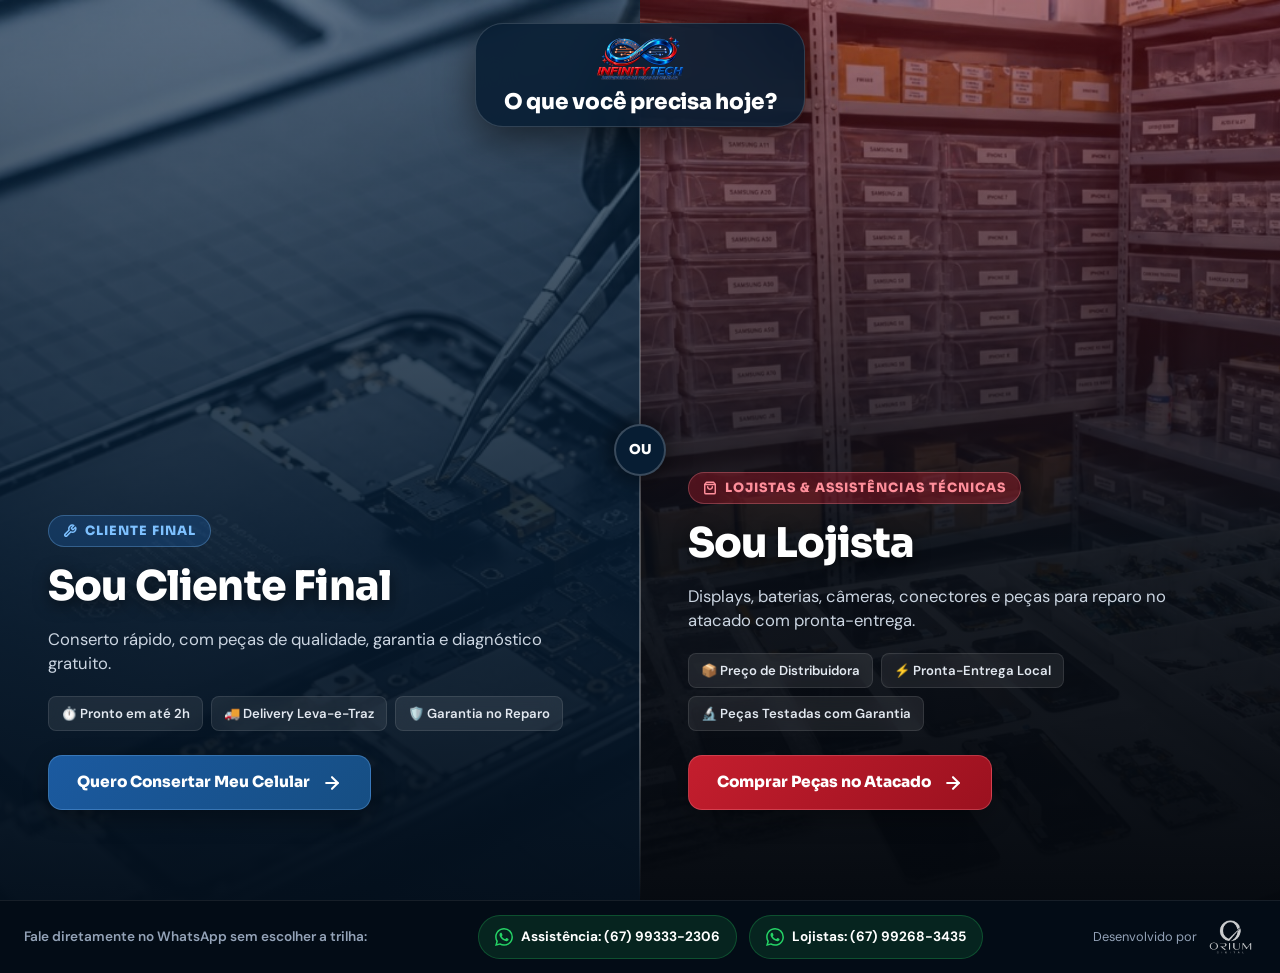
<file: index.html>
<!DOCTYPE html>
<html lang="pt-BR">
<head>
  <meta charset="UTF-8" />
  <meta name="viewport" content="width=device-width, initial-scale=1.0, viewport-fit=cover" />
  <title>InfinityTech | Assistência Técnica de Celular & Distribuidora de Peças em Campo Grande</title>
  <meta name="description" content="Portal oficial da InfinityTech em Campo Grande - MS. Escolha o atendimento para conserto rápido de celular (pronto em até 2h) ou acesse o catálogo de distribuição de peças no atacado para lojistas." />
  
  <!-- Open Graph / SEO -->
  <meta property="og:type" content="website" />
  <meta property="og:title" content="InfinityTech | Assistência Técnica & Distribuidora de Peças de Celular" />
  <meta property="og:description" content="Conserto especializado de celular em até 2h ou distribuição de peças para reparo no atacado em Campo Grande - MS." />
  <meta property="og:image" content="img/logo.png" />
  
  <!-- Favicon -->
  <link rel="icon" type="image/png" href="img/favicon.png" />
  
  <!-- Google Fonts -->
  <link rel="preconnect" href="https://fonts.googleapis.com" />
  <link rel="preconnect" href="https://fonts.gstatic.com" crossorigin />
  <link href="https://fonts.googleapis.com/css2?family=DM+Sans:ital,opsz,wght@0,9..40,100..1000;1,9..40,100..1000&family=Sora:wght@400;500;600;700;800&display=swap" rel="stylesheet" />
  
  <!-- CSS -->
  <link rel="stylesheet" href="css/main.css" />
  <link rel="stylesheet" href="css/portal.css" />
</head>
<body class="portal-body">

  <!-- Header Central do Portal -->
  <header class="portal-header">
    <div class="portal-brand">
      <img src="img/logo.png" alt="InfinityTech Distribuidor de Peças de Celular & Assistência Técnica" width="720" height="360" />
      <h1 class="portal-main-title">O que você precisa hoje?</h1>
    </div>
  </header>

  <!-- Container Split Screen -->
  <main class="split-wrapper">
    
    <!-- METADE ESQUERDA: SOU CLIENTE FINAL -->
    <a href="assistencia-tecnica.html" class="split-panel split-b2c" id="panel-b2c" aria-label="Sou Cliente Final — Ver Assistência Técnica">
      <div class="split-bg" style="background-image: url('img/bg-consumidor-final.jpg');"></div>
      <div class="split-overlay"></div>
      
      <div class="split-content">
        <span class="split-badge">
          <svg width="14" height="14" viewBox="0 0 24 24" fill="none" stroke="currentColor" stroke-width="2.5" stroke-linecap="round" stroke-linejoin="round"><path d="M14.7 6.3a1 1 0 0 0 0 1.4l1.6 1.6a1 1 0 0 0 1.4 0l3.77-3.77a6 6 0 0 1-7.94 7.94l-6.91 6.91a2.12 2.12 0 0 1-3-3l6.91-6.91a6 6 0 0 1 7.94-7.94l-3.76 3.76z"/></svg>
          Cliente Final
        </span>
        
        <h2 class="split-title">Sou Cliente Final</h2>
        
        <p class="split-desc">
          Conserto rápido, com peças de qualidade, garantia e diagnóstico gratuito.
        </p>
        
        <div class="split-highlights">
          <span class="split-pill">⏱️ Pronto em até 2h</span>
          <span class="split-pill">🚚 Delivery Leva-e-Traz</span>
          <span class="split-pill">🛡️ Garantia no Reparo</span>
        </div>
        
        <div class="split-cta-btn">
          Quero Consertar Meu Celular
          <svg width="20" height="20" viewBox="0 0 24 24" fill="none" stroke="currentColor" stroke-width="2.5" stroke-linecap="round" stroke-linejoin="round"><line x1="5" y1="12" x2="19" y2="12"></line><polyline points="12 5 19 12 12 19"></polyline></svg>
        </div>
      </div>
    </a>

    <!-- Divisor Central -->
    <div class="split-divider"></div>
    <div class="split-center-badge">OU</div>

    <!-- METADE DIREITA: SOU LOJISTA -->
    <a href="cadastro-lojista.html" class="split-panel split-b2b" id="panel-b2b" aria-label="Sou Lojista — Ver Catálogo de Atacado">
      <div class="split-bg" style="background-image: url('img/bg-lojista-atacado.jpg');"></div>
      <div class="split-overlay"></div>
      
      <div class="split-content">
        <span class="split-badge">
          <svg width="14" height="14" viewBox="0 0 24 24" fill="none" stroke="currentColor" stroke-width="2.5" stroke-linecap="round" stroke-linejoin="round"><path d="M6 2L3 6v14a2 2 0 0 0 2 2h14a2 2 0 0 0 2-2V6l-3-4z"></path><line x1="3" y1="6" x2="21" y2="6"></line><path d="M16 10a4 4 0 0 1-8 0"></path></svg>
          Lojistas &amp; Assistências Técnicas
        </span>
        
        <h2 class="split-title">Sou Lojista</h2>
        
        <p class="split-desc">
          Displays, baterias, câmeras, conectores e peças para reparo no atacado com pronta-entrega.
        </p>
        
        <div class="split-highlights">
          <span class="split-pill">📦 Preço de Distribuidora</span>
          <span class="split-pill">⚡ Pronta-Entrega Local</span>
          <span class="split-pill">🔬 Peças Testadas com Garantia</span>
        </div>
        
        <div class="split-cta-btn">
          Comprar Peças no Atacado
          <svg width="20" height="20" viewBox="0 0 24 24" fill="none" stroke="currentColor" stroke-width="2.5" stroke-linecap="round" stroke-linejoin="round"><line x1="5" y1="12" x2="19" y2="12"></line><polyline points="12 5 19 12 12 19"></polyline></svg>
        </div>
      </div>
    </a>

  </main>

  <!-- Barra Inferior com Atalhos Diretos -->
  <footer class="portal-bottom-bar">
    <div class="portal-bottom-title">
      Fale diretamente no WhatsApp sem escolher a trilha:
    </div>
    <div class="portal-bottom-actions">
      <a href="https://wa.me/5567993332306?text=Ol%C3%A1%2C+preciso+de+assist%C3%AAncia+t%C3%A9cnica+para+o+meu+celular." target="_blank" rel="noopener noreferrer" class="portal-wa-link" title="WhatsApp Assistência Técnica">
        <svg viewBox="0 0 24 24" fill="currentColor"><path d="M17.472 14.382c-.297-.149-1.758-.867-2.03-.967-.273-.099-.471-.148-.67.15-.197.297-.767.966-.94 1.164-.173.199-.347.223-.644.075-.297-.15-1.255-.463-2.39-1.475-.883-.788-1.48-1.761-1.653-2.059-.173-.297-.018-.458.13-.606.134-.133.298-.347.446-.52.149-.174.198-.298.298-.497.099-.198.05-.371-.025-.52-.075-.149-.669-1.612-.916-2.207-.242-.579-.487-.5-.669-.51-.173-.008-.371-.01-.57-.01-.198 0-.52.074-.792.372-.272.297-1.04 1.016-1.04 2.479 0 1.462 1.065 2.875 1.213 3.074.149.198 2.096 3.2 5.077 4.487.709.306 1.262.489 1.694.625.712.227 1.36.195 1.871.118.571-.085 1.758-.719 2.006-1.413.248-.694.248-1.289.173-1.413-.074-.124-.272-.198-.57-.347m-5.421 7.403h-.004a9.87 9.87 0 01-5.031-1.378l-.361-.214-3.741.982.998-3.648-.235-.374a9.86 9.86 0 01-1.51-5.26c.001-5.45 4.436-9.884 9.888-9.884 2.64 0 5.122 1.03 6.988 2.898a9.825 9.825 0 012.893 6.994c-.003 5.45-4.437 9.884-9.885 9.884m8.413-18.297A11.815 11.815 0 0012.05 0C5.495 0 .16 5.335.157 11.892c0 2.096.547 4.142 1.588 5.945L.057 24l6.305-1.654a11.882 11.882 0 005.683 1.448h.005c6.554 0 11.89-5.335 11.893-11.893a11.821 11.821 0 00-3.48-8.413Z"/></svg>
        Assistência: (67) 99333-2306
      </a>
      <a href="https://wa.me/5567992683435?text=Ol%C3%A1%2C+sou+lojista+e+gostaria+de+conhecer+o+cat%C3%A1logo+de+pe%C3%A7as+e+acess%C3%B3rios." target="_blank" rel="noopener noreferrer" class="portal-wa-link" title="WhatsApp Atacado e Lojistas">
        <svg viewBox="0 0 24 24" fill="currentColor"><path d="M17.472 14.382c-.297-.149-1.758-.867-2.03-.967-.273-.099-.471-.148-.67.15-.197.297-.767.966-.94 1.164-.173.199-.347.223-.644.075-.297-.15-1.255-.463-2.39-1.475-.883-.788-1.48-1.761-1.653-2.059-.173-.297-.018-.458.13-.606.134-.133.298-.347.446-.52.149-.174.198-.298.298-.497.099-.198.05-.371-.025-.52-.075-.149-.669-1.612-.916-2.207-.242-.579-.487-.5-.669-.51-.173-.008-.371-.01-.57-.01-.198 0-.52.074-.792.372-.272.297-1.04 1.016-1.04 2.479 0 1.462 1.065 2.875 1.213 3.074.149.198 2.096 3.2 5.077 4.487.709.306 1.262.489 1.694.625.712.227 1.36.195 1.871.118.571-.085 1.758-.719 2.006-1.413.248-.694.248-1.289.173-1.413-.074-.124-.272-.198-.57-.347m-5.421 7.403h-.004a9.87 9.87 0 01-5.031-1.378l-.361-.214-3.741.982.998-3.648-.235-.374a9.86 9.86 0 01-1.51-5.26c.001-5.45 4.436-9.884 9.888-9.884 2.64 0 5.122 1.03 6.988 2.898a9.825 9.825 0 012.893 6.994c-.003 5.45-4.437 9.884-9.885 9.884m8.413-18.297A11.815 11.815 0 0012.05 0C5.495 0 .16 5.335.157 11.892c0 2.096.547 4.142 1.588 5.945L.057 24l6.305-1.654a11.882 11.882 0 005.683 1.448h.005c6.554 0 11.89-5.335 11.893-11.893a11.821 11.821 0 00-3.48-8.413Z"/></svg>
        Lojistas: (67) 99268-3435
      </a>
    </div>
    <a href="https://www.oriumdigital.com.br/" target="_blank" rel="noopener noreferrer" class="dev-credit" title="Desenvolvido por Orium Digital">
      <span class="dev-credit-label">Desenvolvido por</span>
      <img src="img/OriumLOGO.png" alt="Orium Digital" class="dev-credit-logo-img" width="330" height="220" loading="lazy" decoding="async" />
    </a>
  </footer>

  <script src="js/main.js"></script>
  <script src="js/portal.js"></script>
</body>
</html>
</file>
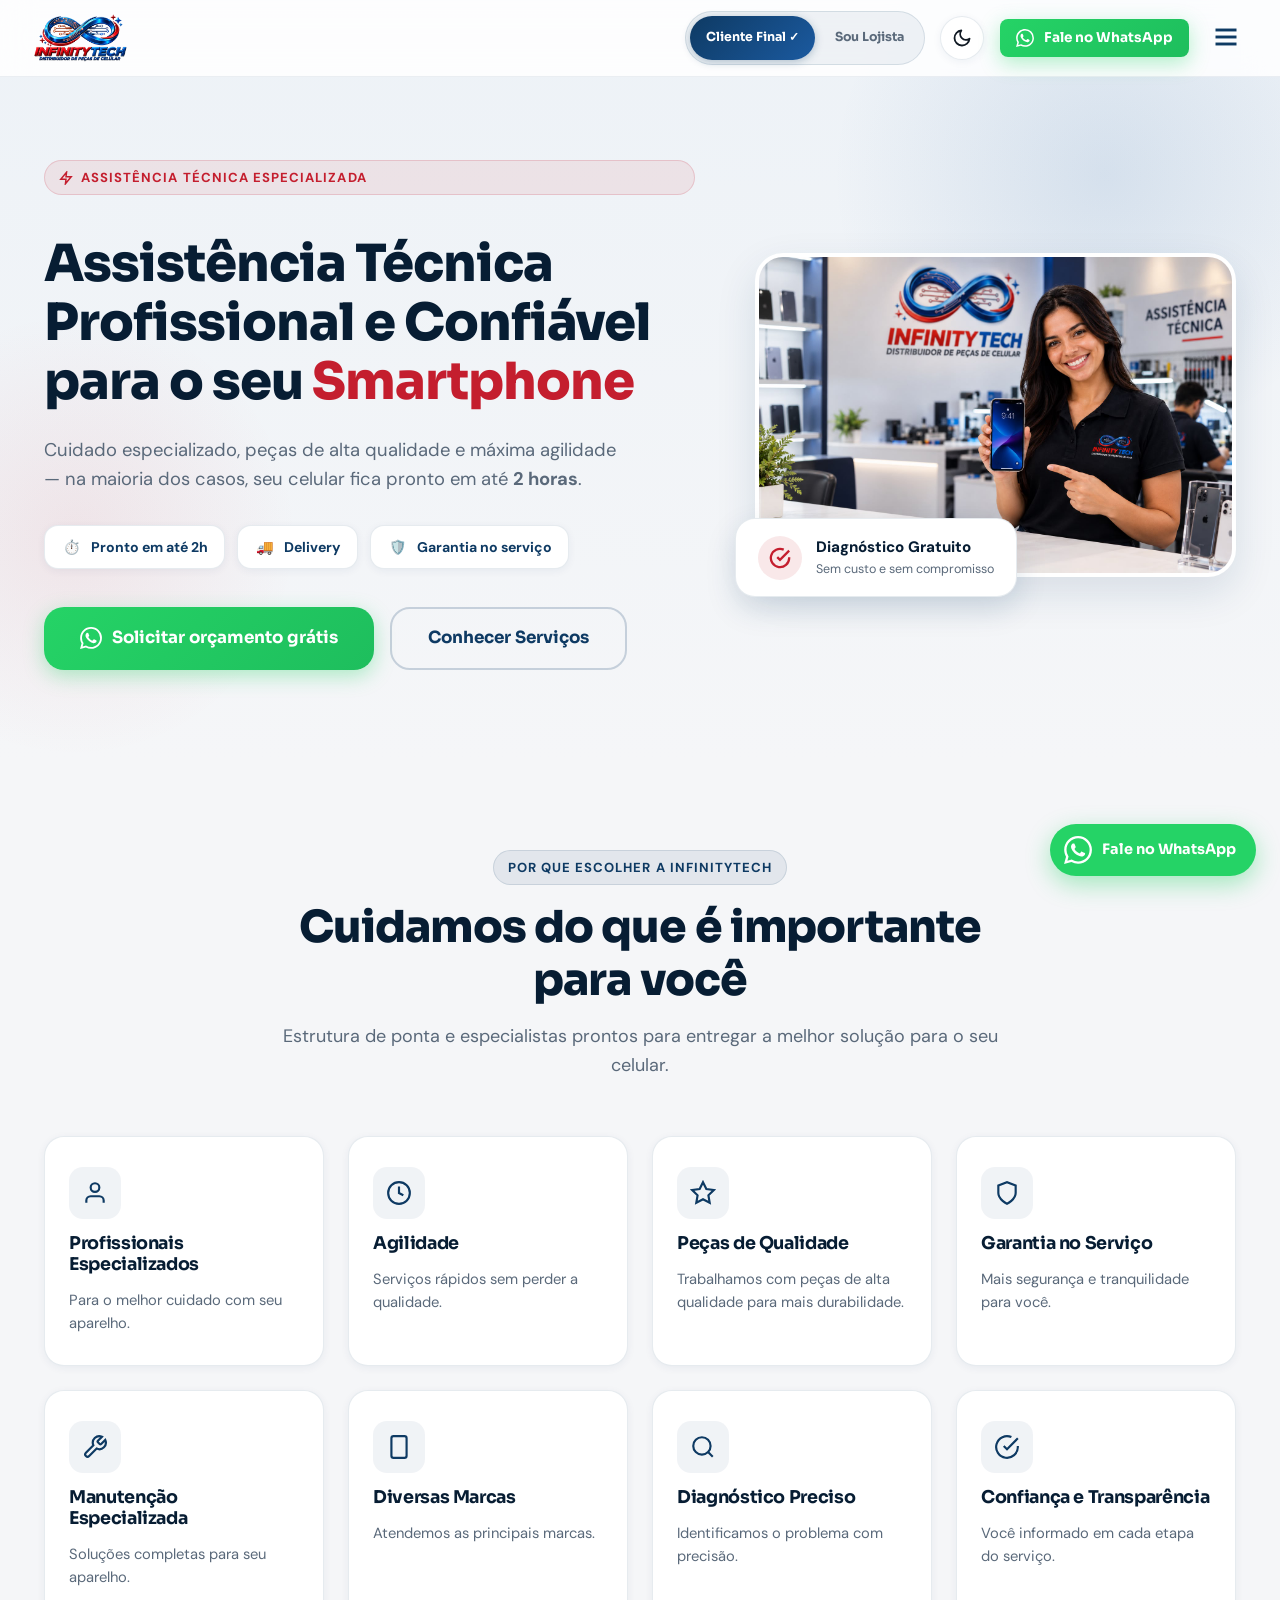
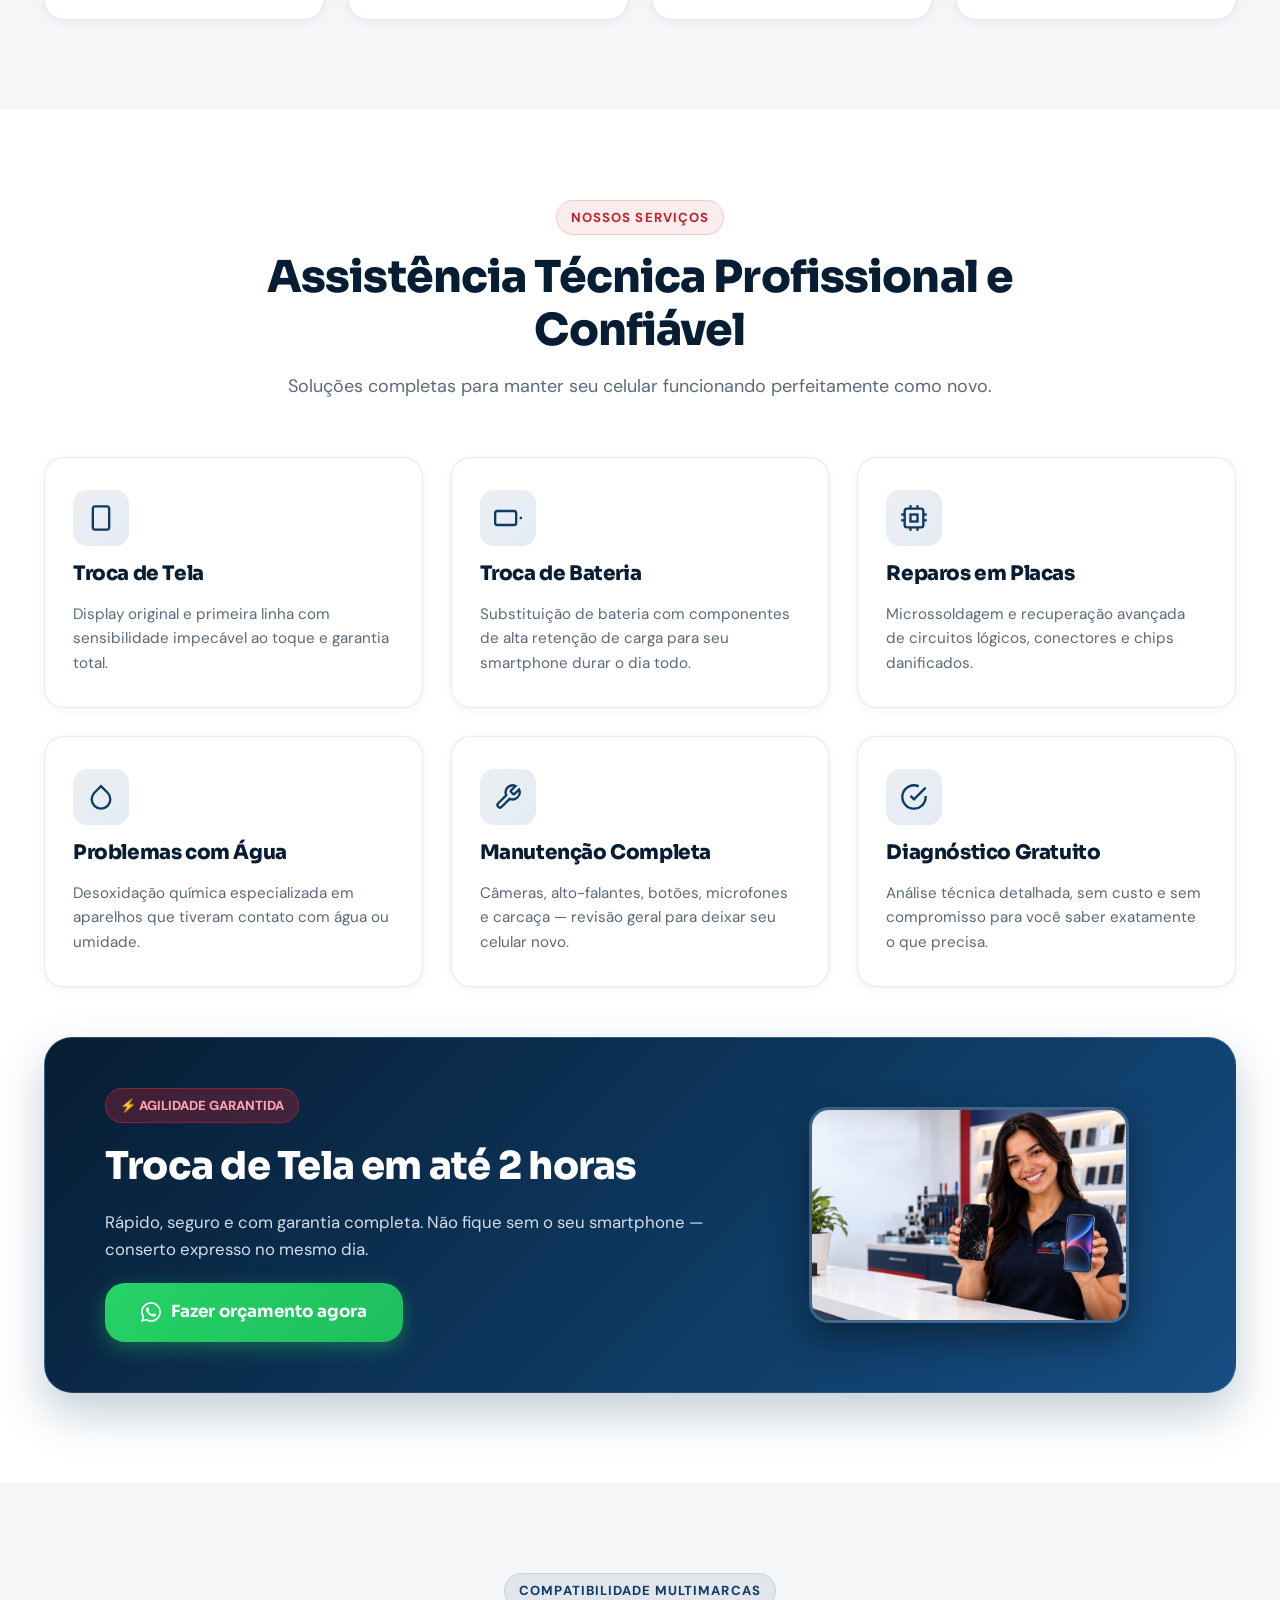
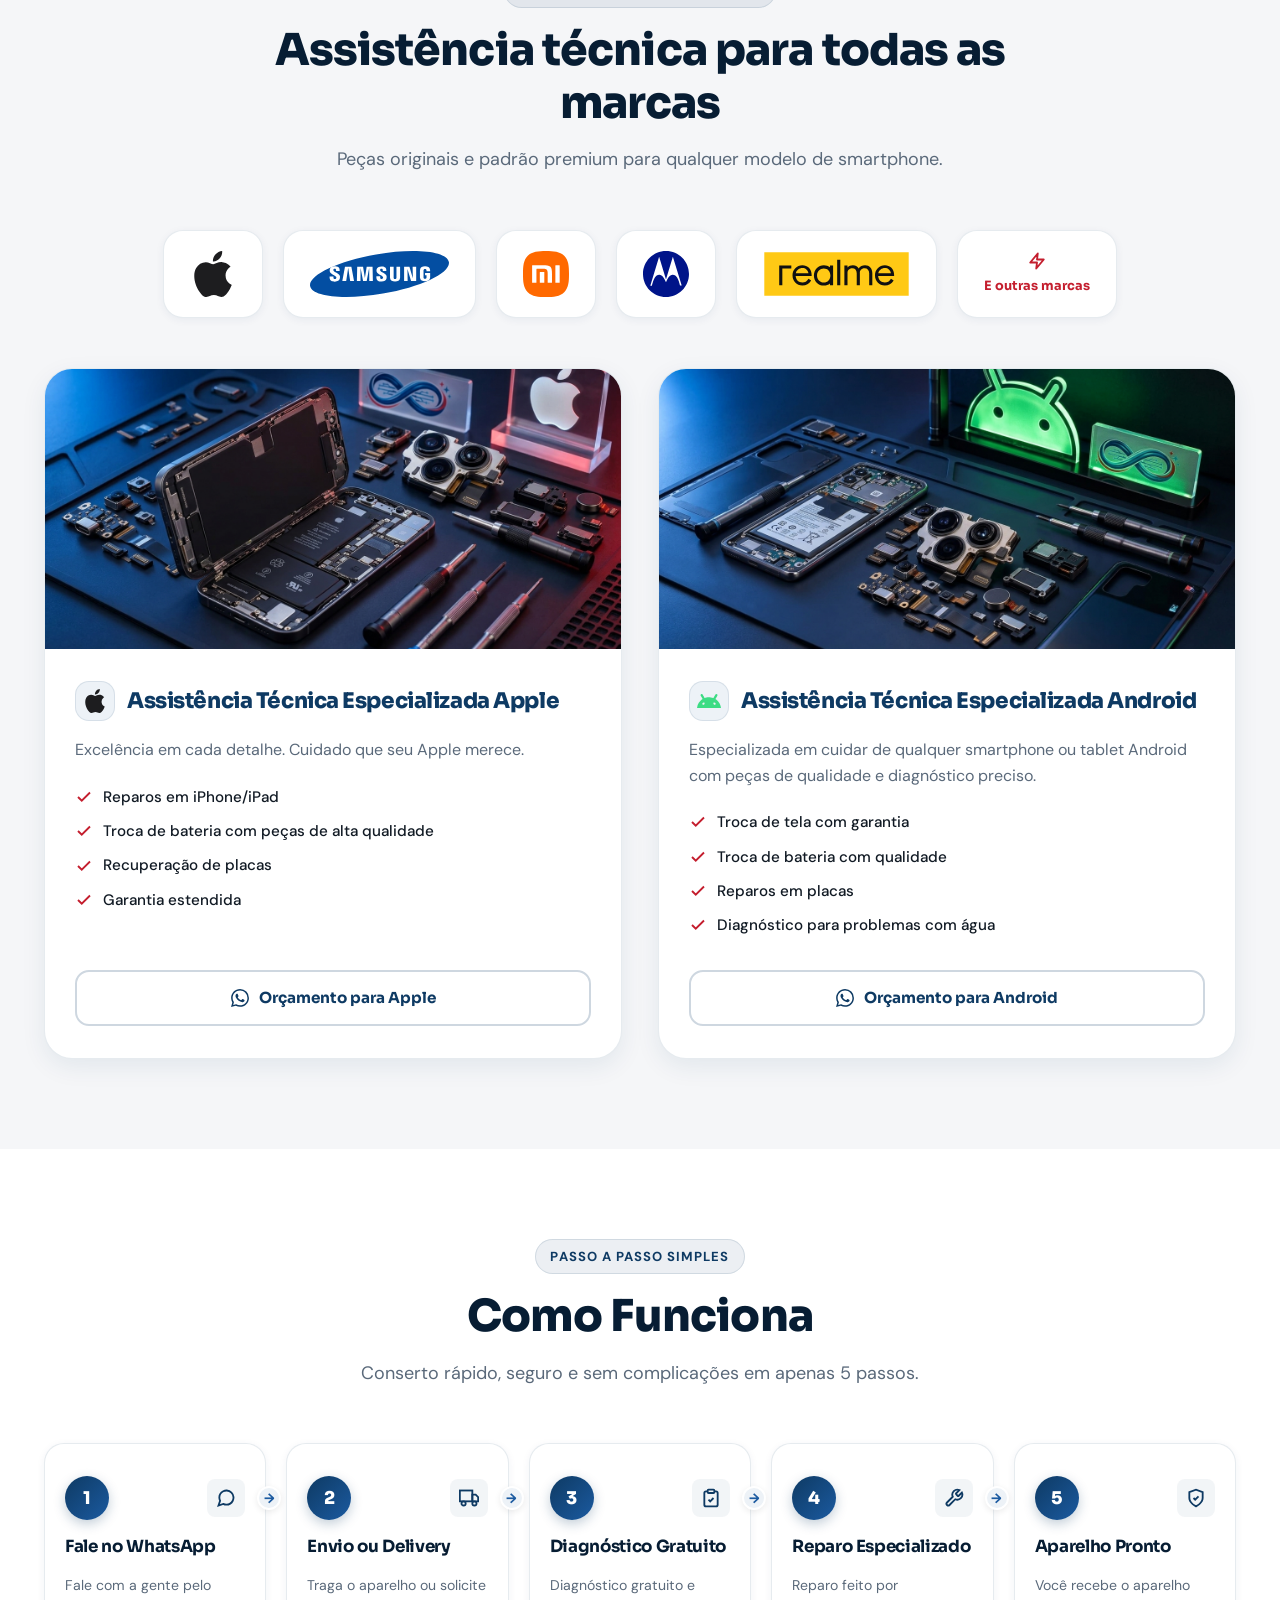
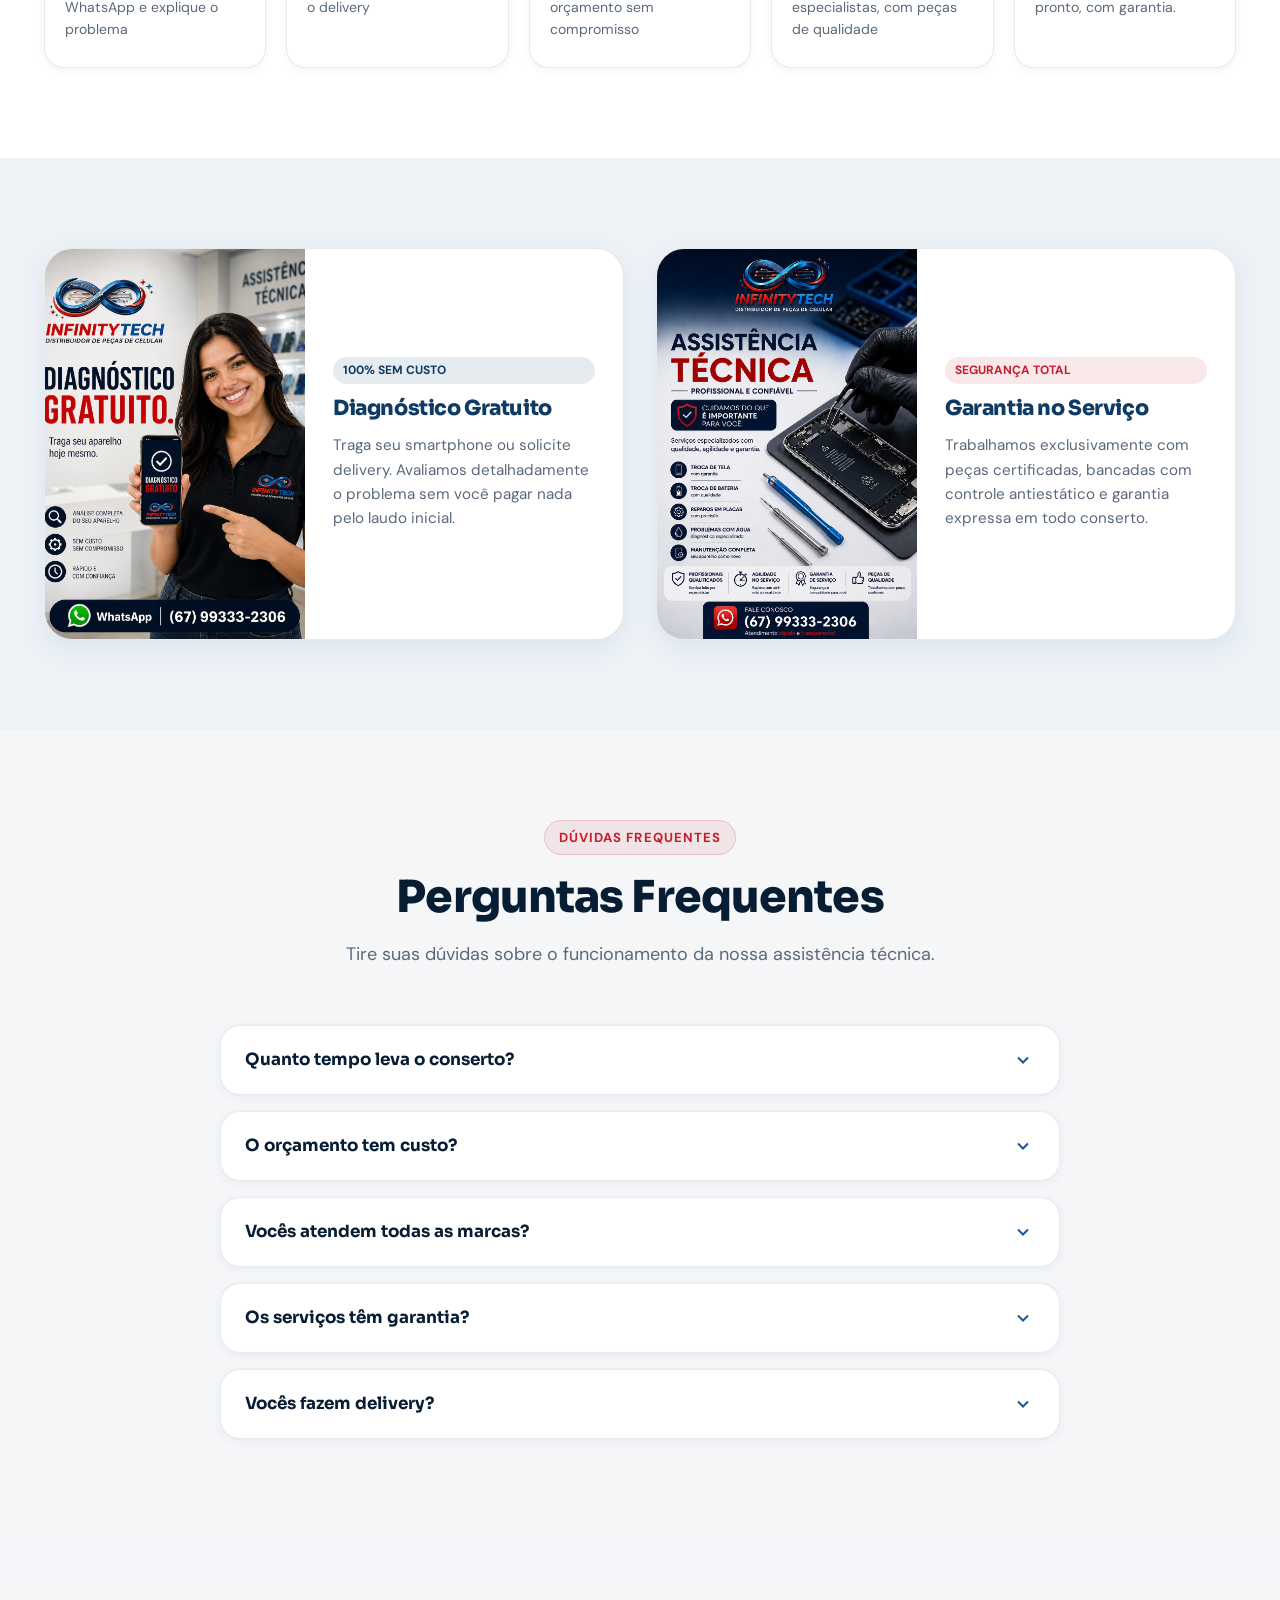
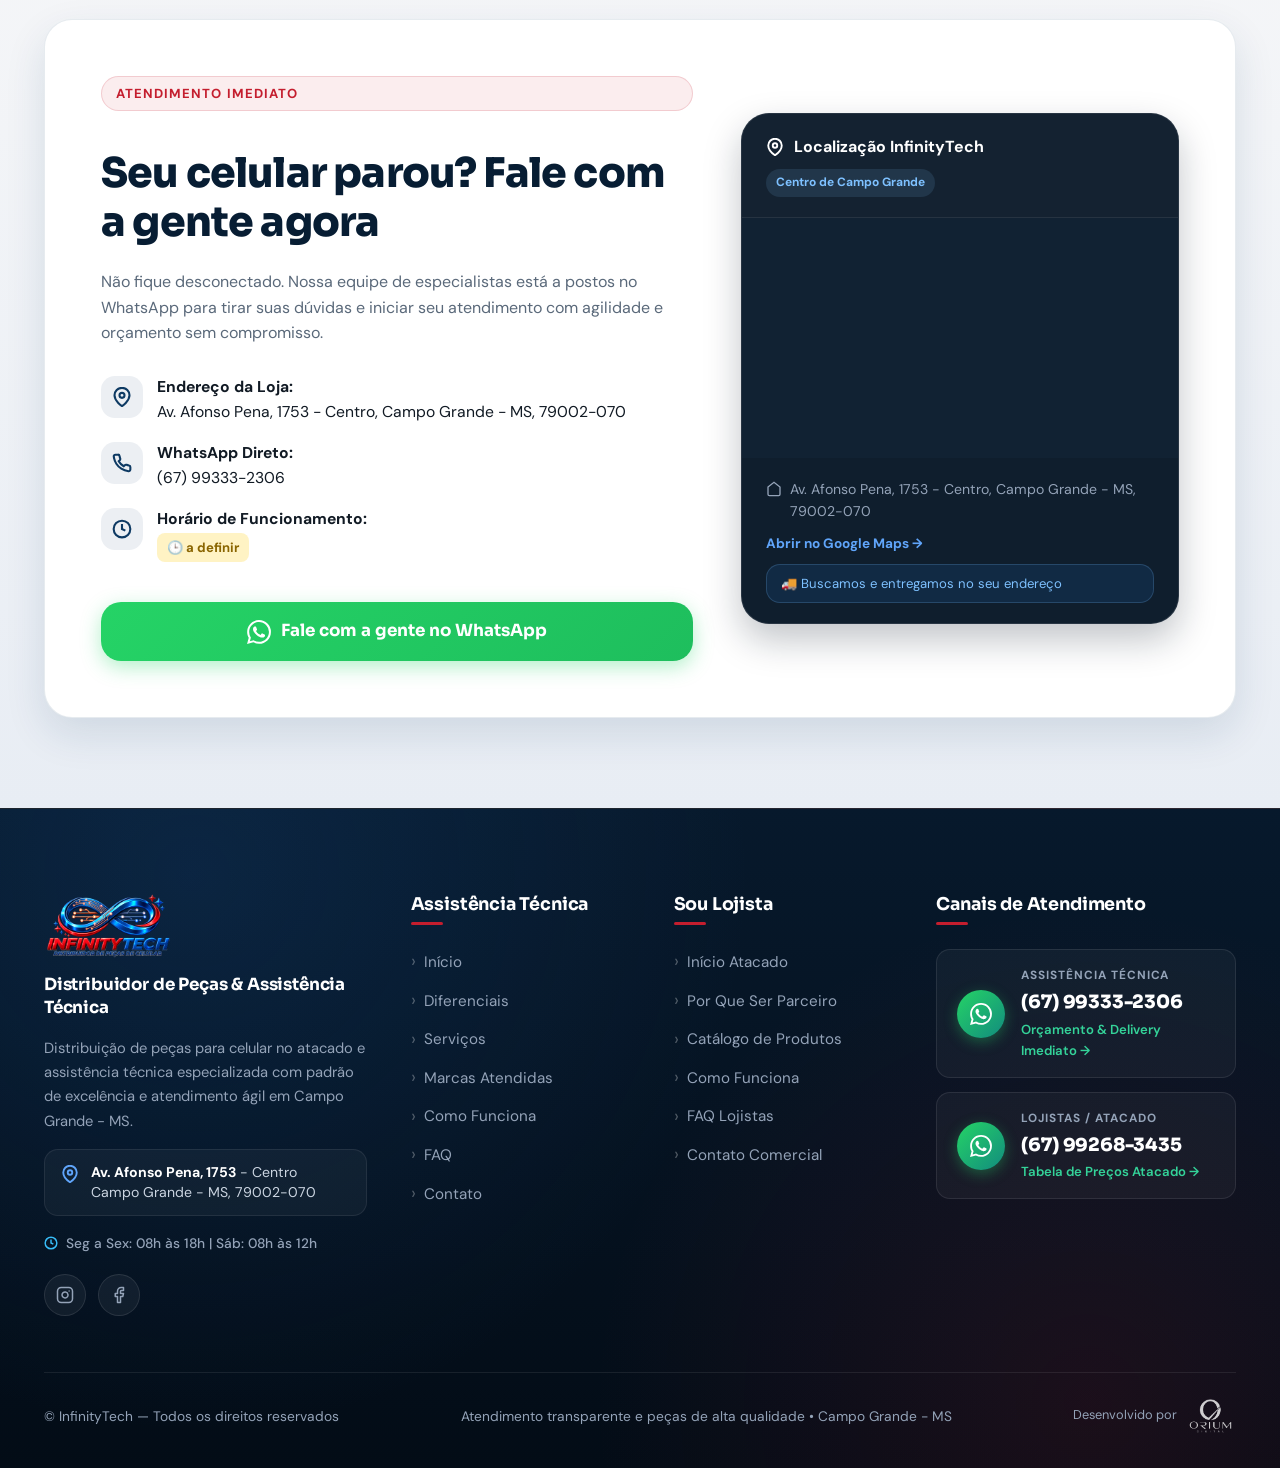
<file: assistencia-tecnica/index.html>
<!DOCTYPE html>
<html lang="pt-BR">
<head>
  <meta charset="UTF-8" />
  <meta name="viewport" content="width=device-width, initial-scale=1.0, viewport-fit=cover" />
  <title>Assistência Técnica de Celular em Campo Grande | InfinityTech</title>
  <meta name="description" content="Conserto especializado de celular em Campo Grande - MS (Apple iPhone, Samsung, Xiaomi, Motorola). Troca de tela e bateria em até 2h, diagnóstico gratuito, peças de qualidade, garantia e delivery leva-e-traz." />
  
  <!-- Open Graph / SEO -->
  <meta property="og:type" content="website" />
  <meta property="og:title" content="Assistência Técnica de Celular em Campo Grande | InfinityTech" />
  <meta property="og:description" content="Conserto rápido de celular em até 2h com peças de alta qualidade, garantia e delivery leva-e-traz em Campo Grande - MS." />
  <meta property="og:image" content="../img/logo.png" />
  
  <!-- Favicon -->
  <link rel="icon" type="image/png" href="../img/favicon.png" />
  
  <!-- Google Fonts -->
  <link rel="preconnect" href="https://fonts.googleapis.com" />
  <link rel="preconnect" href="https://fonts.gstatic.com" crossorigin />
  <link href="https://fonts.googleapis.com/css2?family=DM+Sans:ital,opsz,wght@0,9..40,100..1000;1,9..40,100..1000&family=Sora:wght@400;500;600;700;800&display=swap" rel="stylesheet" />
  
  <!-- CSS -->
  <link rel="stylesheet" href="../css/main.css" />
  <link rel="stylesheet" href="../css/assistencia.css" />

  <!-- Anti-FOUC Theme Script -->
  <script>
    (function() {
      var saved = localStorage.getItem('infinitytech-theme');
      var theme = saved || 'light';
      document.documentElement.setAttribute('data-theme', theme);
    })();
  </script>
</head>
<body>

  <!-- ==========================================================================
       HEADER FIXO COM SELETOR DE TRILHA E CTA
       ========================================================================== -->
  <header class="header">
    <div class="container header-container">
      <a href="../index.html" class="logo-link" title="Voltar ao início">
        <img src="../img/logo.png" alt="InfinityTech Logo" class="logo-img" width="720" height="360" />
      </a>

      <!-- Menu Principal -->
      <nav>
        <ul class="nav-menu">
          <li><a href="#hero" class="nav-link">Início</a></li>
          <li><a href="#diferenciais" class="nav-link">Diferenciais</a></li>
          <li><a href="#servicos" class="nav-link">Serviços</a></li>
          <li><a href="#marcas" class="nav-link">Marcas</a></li>
          <li><a href="#como-funciona" class="nav-link">Como Funciona</a></li>
          <li><a href="#faq" class="nav-link">FAQ</a></li>
          <li><a href="#contato" class="nav-link">Contato</a></li>
        </ul>
      </nav>

      <!-- Ações do Header -->
      <div class="header-actions">
        <!-- Seletor de Trilha -->
        <div class="track-selector">
          <span class="track-btn active">Cliente Final ✓</span>
          <a href="../cadastro-lojista/index.html" class="track-btn" title="Ir para área de Lojistas">Sou Lojista</a>
        </div>

        <!-- Botão Alternador de Tema -->
        <button class="theme-toggle" aria-label="Alternar tema claro/escuro" title="Alternar tema">
          <svg class="icon-moon" viewBox="0 0 24 24" fill="none" stroke="currentColor" stroke-width="2.2" stroke-linecap="round" stroke-linejoin="round">
            <path d="M21 12.79A9 9 0 1 1 11.21 3 7 7 0 0 0 21 12.79z"></path>
          </svg>
          <svg class="icon-sun" viewBox="0 0 24 24" fill="none" stroke="currentColor" stroke-width="2.2" stroke-linecap="round" stroke-linejoin="round">
            <circle cx="12" cy="12" r="5"></circle>
            <line x1="12" y1="1" x2="12" y2="3"></line>
            <line x1="12" y1="21" x2="12" y2="23"></line>
            <line x1="4.22" y1="4.22" x2="5.64" y2="5.64"></line>
            <line x1="18.36" y1="18.36" x2="19.78" y2="19.78"></line>
            <line x1="1" y1="12" x2="3" y2="12"></line>
            <line x1="21" y1="12" x2="23" y2="12"></line>
            <line x1="4.22" y1="19.78" x2="5.64" y2="18.36"></line>
            <line x1="18.36" y1="5.64" x2="19.78" y2="4.22"></line>
          </svg>
        </button>

        <!-- Botão CTA WhatsApp -->
        <a href="https://wa.me/5567993332306?text=Ol%C3%A1%2C+gostaria+de+solicitar+um+or%C3%A7amento+para+o+meu+smartphone." target="_blank" rel="noopener noreferrer" class="btn btn-whatsapp btn-sm">
          <svg width="18" height="18" viewBox="0 0 24 24" fill="currentColor"><path d="M17.472 14.382c-.297-.149-1.758-.867-2.03-.967-.273-.099-.471-.148-.67.15-.197.297-.767.966-.94 1.164-.173.199-.347.223-.644.075-.297-.15-1.255-.463-2.39-1.475-.883-.788-1.48-1.761-1.653-2.059-.173-.297-.018-.458.13-.606.134-.133.298-.347.446-.52.149-.174.198-.298.298-.497.099-.198.05-.371-.025-.52-.075-.149-.669-1.612-.916-2.207-.242-.579-.487-.5-.669-.51-.173-.008-.371-.01-.57-.01-.198 0-.52.074-.792.372-.272.297-1.04 1.016-1.04 2.479 0 1.462 1.065 2.875 1.213 3.074.149.198 2.096 3.2 5.077 4.487.709.306 1.262.489 1.694.625.712.227 1.36.195 1.871.118.571-.085 1.758-.719 2.006-1.413.248-.694.248-1.289.173-1.413-.074-.124-.272-.198-.57-.347m-5.421 7.403h-.004a9.87 9.87 0 01-5.031-1.378l-.361-.214-3.741.982.998-3.648-.235-.374a9.86 9.86 0 01-1.51-5.26c.001-5.45 4.436-9.884 9.888-9.884 2.64 0 5.122 1.03 6.988 2.898a9.825 9.825 0 012.893 6.994c-.003 5.45-4.437 9.884-9.885 9.884m8.413-18.297A11.815 11.815 0 0012.05 0C5.495 0 .16 5.335.157 11.892c0 2.096.547 4.142 1.588 5.945L.057 24l6.305-1.654a11.882 11.882 0 005.683 1.448h.005c6.554 0 11.89-5.335 11.893-11.893a11.821 11.821 0 00-3.48-8.413Z"/></svg>
          <span>Fale no WhatsApp</span>
        </a>

        <!-- Botão Menu Mobile -->
        <button class="mobile-toggle" aria-label="Abrir Menu de Navegação">
          <svg viewBox="0 0 24 24" fill="none" stroke="currentColor" stroke-width="2.5"><line x1="3" y1="12" x2="21" y2="12"></line><line x1="3" y1="6" x2="21" y2="6"></line><line x1="3" y1="18" x2="21" y2="18"></line></svg>
        </button>
      </div>
    </div>
  </header>

  <!-- Menu Mobile Drawer -->
  <div class="mobile-nav">
    <div style="display: flex; align-items: center; justify-content: space-between; margin-bottom: 12px; gap: 8px;">
      <div class="track-selector" style="flex: 1; justify-content: center;">
        <span class="track-btn active">Cliente Final ✓</span>
        <a href="../cadastro-lojista/index.html" class="track-btn">Sou Lojista</a>
      </div>
      <button class="theme-toggle" aria-label="Alternar tema claro/escuro" title="Alternar tema">
        <svg class="icon-moon" viewBox="0 0 24 24" fill="none" stroke="currentColor" stroke-width="2.2" stroke-linecap="round" stroke-linejoin="round"><path d="M21 12.79A9 9 0 1 1 11.21 3 7 7 0 0 0 21 12.79z"></path></svg>
        <svg class="icon-sun" viewBox="0 0 24 24" fill="none" stroke="currentColor" stroke-width="2.2" stroke-linecap="round" stroke-linejoin="round"><circle cx="12" cy="12" r="5"></circle><line x1="12" y1="1" x2="12" y2="3"></line><line x1="12" y1="21" x2="12" y2="23"></line><line x1="4.22" y1="4.22" x2="5.64" y2="5.64"></line><line x1="18.36" y1="18.36" x2="19.78" y2="19.78"></line><line x1="1" y1="12" x2="3" y2="12"></line><line x1="21" y1="12" x2="23" y2="12"></line><line x1="4.22" y1="19.78" x2="5.64" y2="18.36"></line><line x1="18.36" y1="5.64" x2="19.78" y2="4.22"></line></svg>
      </button>
    </div>
    <ul class="mobile-nav-links">
      <li><a href="#hero">Início</a></li>
      <li><a href="#diferenciais">Diferenciais</a></li>
      <li><a href="#servicos">Serviços</a></li>
      <li><a href="#marcas">Marcas</a></li>
      <li><a href="#como-funciona">Como Funciona</a></li>
      <li><a href="#faq">FAQ</a></li>
      <li><a href="#contato">Contato</a></li>
    </ul>
    <a href="https://wa.me/5567993332306?text=Ol%C3%A1%2C+gostaria+de+solicitar+um+or%C3%A7amento+para+o+meu+smartphone." target="_blank" rel="noopener noreferrer" class="btn btn-whatsapp btn-sm" style="width: 100%; margin-top: 10px;">
      <svg width="18" height="18" viewBox="0 0 24 24" fill="currentColor"><path d="M17.472 14.382c-.297-.149-1.758-.867-2.03-.967-.273-.099-.471-.148-.67.15-.197.297-.767.966-.94 1.164-.173.199-.347.223-.644.075-.297-.15-1.255-.463-2.39-1.475-.883-.788-1.48-1.761-1.653-2.059-.173-.297-.018-.458.13-.606.134-.133.298-.347.446-.52.149-.174.198-.298.298-.497.099-.198.05-.371-.025-.52-.075-.149-.669-1.612-.916-2.207-.242-.579-.487-.5-.669-.51-.173-.008-.371-.01-.57-.01-.198 0-.52.074-.792.372-.272.297-1.04 1.016-1.04 2.479 0 1.462 1.065 2.875 1.213 3.074.149.198 2.096 3.2 5.077 4.487.709.306 1.262.489 1.694.625.712.227 1.36.195 1.871.118.571-.085 1.758-.719 2.006-1.413.248-.694.248-1.289.173-1.413-.074-.124-.272-.198-.57-.347m-5.421 7.403h-.004a9.87 9.87 0 01-5.031-1.378l-.361-.214-3.741.982.998-3.648-.235-.374a9.86 9.86 0 01-1.51-5.26c.001-5.45 4.436-9.884 9.888-9.884 2.64 0 5.122 1.03 6.988 2.898a9.825 9.825 0 012.893 6.994c-.003 5.45-4.437 9.884-9.885 9.884m8.413-18.297A11.815 11.815 0 0012.05 0C5.495 0 .16 5.335.157 11.892c0 2.096.547 4.142 1.588 5.945L.057 24l6.305-1.654a11.882 11.882 0 005.683 1.448h.005c6.554 0 11.89-5.335 11.893-11.893a11.821 11.821 0 00-3.48-8.413Z"/></svg>
      <span>WhatsApp (67) 99333-2306</span>
    </a>
  </div>

  <!-- ==========================================================================
       HERO SECTION
       ========================================================================== -->
  <section id="hero" class="hero-b2c">
    <div class="container">
      <div class="hero-b2c-grid">
        
        <!-- Conteúdo do Hero -->
        <div class="hero-b2c-content reveal">
          <span class="section-tag tag-accent">
            <svg width="14" height="14" viewBox="0 0 24 24" fill="none" stroke="currentColor" stroke-width="2.5"><polygon points="13 2 3 14 12 14 11 22 21 10 12 10 13 2"></polygon></svg>
            Assistência Técnica Especializada
          </span>

          <h1 class="hero-title">
            Assistência Técnica Profissional e Confiável para o seu <span class="highlight">Smartphone</span>
          </h1>

          <p class="hero-subtitle">
            Cuidado especializado, peças de alta qualidade e máxima agilidade — na maioria dos casos, seu celular fica pronto em até <strong>2 horas</strong>.
          </p>

          <!-- 3 Badges em Linha -->
          <div class="hero-badges-row">
            <div class="hero-badge-item">
              <span class="hero-badge-icon">⏱️</span>
              <span>Pronto em até 2h</span>
            </div>
            <div class="hero-badge-item">
              <span class="hero-badge-icon">🚚</span>
              <span>Delivery</span>
            </div>
            <div class="hero-badge-item">
              <span class="hero-badge-icon">🛡️</span>
              <span>Garantia no serviço</span>
            </div>
          </div>

          <!-- CTA Primário -->
          <div style="display: flex; gap: 16px; flex-wrap: wrap; margin-top: 8px;">
            <a href="https://wa.me/5567993332306" target="_blank" rel="noopener noreferrer" class="btn btn-whatsapp btn-lg">
              <svg width="22" height="22" viewBox="0 0 24 24" fill="currentColor"><path d="M17.472 14.382c-.297-.149-1.758-.867-2.03-.967-.273-.099-.471-.148-.67.15-.197.297-.767.966-.94 1.164-.173.199-.347.223-.644.075-.297-.15-1.255-.463-2.39-1.475-.883-.788-1.48-1.761-1.653-2.059-.173-.297-.018-.458.13-.606.134-.133.298-.347.446-.52.149-.174.198-.298.298-.497.099-.198.05-.371-.025-.52-.075-.149-.669-1.612-.916-2.207-.242-.579-.487-.5-.669-.51-.173-.008-.371-.01-.57-.01-.198 0-.52.074-.792.372-.272.297-1.04 1.016-1.04 2.479 0 1.462 1.065 2.875 1.213 3.074.149.198 2.096 3.2 5.077 4.487.709.306 1.262.489 1.694.625.712.227 1.36.195 1.871.118.571-.085 1.758-.719 2.006-1.413.248-.694.248-1.289.173-1.413-.074-.124-.272-.198-.57-.347m-5.421 7.403h-.004a9.87 9.87 0 01-5.031-1.378l-.361-.214-3.741.982.998-3.648-.235-.374a9.86 9.86 0 01-1.51-5.26c.001-5.45 4.436-9.884 9.888-9.884 2.64 0 5.122 1.03 6.988 2.898a9.825 9.825 0 012.893 6.994c-.003 5.45-4.437 9.884-9.885 9.884m8.413-18.297A11.815 11.815 0 0012.05 0C5.495 0 .16 5.335.157 11.892c0 2.096.547 4.142 1.588 5.945L.057 24l6.305-1.654a11.882 11.882 0 005.683 1.448h.005c6.554 0 11.89-5.335 11.893-11.893a11.821 11.821 0 00-3.48-8.413Z"/></svg>
              <span>Solicitar orçamento grátis</span>
            </a>
            <a href="#servicos" class="btn btn-outline btn-lg">
              Conhecer Serviços
            </a>
          </div>
        </div>

        <!-- Mídia do Hero (Foto Oficial) -->
        <div class="hero-b2c-media reveal reveal-delay-1">
          <div class="hero-image-card">
            <img src="../img/assistecnica.jpeg" alt="Atendimento InfinityTech Assistência Técnica Especializada" width="1536" height="1024" />
          </div>

          <!-- Card Flutuante -->
          <div class="hero-floating-card">
            <div class="hero-floating-icon">
              <svg width="22" height="22" viewBox="0 0 24 24" fill="none" stroke="currentColor" stroke-width="2.5"><path d="M22 11.08V12a10 10 0 1 1-5.93-9.14"></path><polyline points="22 4 12 14.01 9 11.01"></polyline></svg>
            </div>
            <div class="hero-floating-text">
              <p class="floating-title">Diagnóstico Gratuito</p>
              <p>Sem custo e sem compromisso</p>
            </div>
          </div>
        </div>

      </div>
    </div>
  </section>

  <!-- ==========================================================================
       DIFERENCIAIS (8 ITENS)
       ========================================================================== -->
  <section id="diferenciais" class="section">
    <div class="container">
      <div class="section-title-wrap reveal">
        <span class="section-tag">Por Que Escolher a InfinityTech</span>
        <h2 class="section-title">Cuidamos do que é importante para você</h2>
        <p class="section-subtitle">Estrutura de ponta e especialistas prontos para entregar a melhor solução para o seu celular.</p>
      </div>

      <div class="differentials-grid">
        <!-- 1 -->
        <div class="diff-card reveal">
          <div class="diff-icon-wrap">
            <svg width="26" height="26" viewBox="0 0 24 24" fill="none" stroke="currentColor" stroke-width="2"><path d="M20 21v-2a4 4 0 0 0-4-4H8a4 4 0 0 0-4 4v2"></path><circle cx="12" cy="7" r="4"></circle></svg>
          </div>
          <h3 class="diff-title">Profissionais Especializados</h3>
          <p class="diff-text">Para o melhor cuidado com seu aparelho.</p>
        </div>

        <!-- 2 -->
        <div class="diff-card reveal reveal-delay-1">
          <div class="diff-icon-wrap">
            <svg width="26" height="26" viewBox="0 0 24 24" fill="none" stroke="currentColor" stroke-width="2"><circle cx="12" cy="12" r="10"></circle><polyline points="12 6 12 12 16 14"></polyline></svg>
          </div>
          <h3 class="diff-title">Agilidade</h3>
          <p class="diff-text">Serviços rápidos sem perder a qualidade.</p>
        </div>

        <!-- 3 -->
        <div class="diff-card reveal reveal-delay-2">
          <div class="diff-icon-wrap">
            <svg width="26" height="26" viewBox="0 0 24 24" fill="none" stroke="currentColor" stroke-width="2"><polygon points="12 2 15.09 8.26 22 9.27 17 14.14 18.18 21.02 12 17.77 5.82 21.02 7 14.14 2 9.27 8.91 8.26 12 2"></polygon></svg>
          </div>
          <h3 class="diff-title">Peças de Qualidade</h3>
          <p class="diff-text">Trabalhamos com peças de alta qualidade para mais durabilidade.</p>
        </div>

        <!-- 4 -->
        <div class="diff-card reveal reveal-delay-3">
          <div class="diff-icon-wrap">
            <svg width="26" height="26" viewBox="0 0 24 24" fill="none" stroke="currentColor" stroke-width="2"><path d="M12 22s8-4 8-10V5l-8-3-8 3v7c0 6 8 10 8 10z"></path></svg>
          </div>
          <h3 class="diff-title">Garantia no Serviço</h3>
          <p class="diff-text">Mais segurança e tranquilidade para você.</p>
        </div>

        <!-- 5 -->
        <div class="diff-card reveal">
          <div class="diff-icon-wrap">
            <svg width="26" height="26" viewBox="0 0 24 24" fill="none" stroke="currentColor" stroke-width="2"><path d="M14.7 6.3a1 1 0 0 0 0 1.4l1.6 1.6a1 1 0 0 0 1.4 0l3.77-3.77a6 6 0 0 1-7.94 7.94l-6.91 6.91a2.12 2.12 0 0 1-3-3l6.91-6.91a6 6 0 0 1 7.94-7.94l-3.76 3.76z"/></svg>
          </div>
          <h3 class="diff-title">Manutenção Especializada</h3>
          <p class="diff-text">Soluções completas para seu aparelho.</p>
        </div>

        <!-- 6 -->
        <div class="diff-card reveal reveal-delay-1">
          <div class="diff-icon-wrap">
            <svg width="26" height="26" viewBox="0 0 24 24" fill="none" stroke="currentColor" stroke-width="2"><rect x="5" y="2" width="14" height="20" rx="2" ry="2"></rect><line x1="12" y1="18" x2="12.01" y2="18"></line></svg>
          </div>
          <h3 class="diff-title">Diversas Marcas</h3>
          <p class="diff-text">Atendemos as principais marcas.</p>
        </div>

        <!-- 7 -->
        <div class="diff-card reveal reveal-delay-2">
          <div class="diff-icon-wrap">
            <svg width="26" height="26" viewBox="0 0 24 24" fill="none" stroke="currentColor" stroke-width="2"><circle cx="11" cy="11" r="8"></circle><line x1="21" y1="21" x2="16.65" y2="16.65"></line></svg>
          </div>
          <h3 class="diff-title">Diagnóstico Preciso</h3>
          <p class="diff-text">Identificamos o problema com precisão.</p>
        </div>

        <!-- 8 -->
        <div class="diff-card reveal reveal-delay-3">
          <div class="diff-icon-wrap">
            <svg width="26" height="26" viewBox="0 0 24 24" fill="none" stroke="currentColor" stroke-width="2"><path d="M22 11.08V12a10 10 0 1 1-5.93-9.14"></path><polyline points="22 4 12 14.01 9 11.01"></polyline></svg>
          </div>
          <h3 class="diff-title">Confiança e Transparência</h3>
          <p class="diff-text">Você informado em cada etapa do serviço.</p>
        </div>
      </div>
    </div>
  </section>

  <!-- ==========================================================================
       SERVIÇOS DE ASSISTÊNCIA + BANNER DESTAQUE
       ========================================================================== -->
  <section id="servicos" class="section" style="background: var(--bg-card);">
    <div class="container">
      <div class="section-title-wrap reveal">
        <span class="section-tag tag-accent">Nossos Serviços</span>
        <h2 class="section-title">Assistência Técnica Profissional e Confiável</h2>
        <p class="section-subtitle">Soluções completas para manter seu celular funcionando perfeitamente como novo.</p>
      </div>

      <!-- Grid de 6 Serviços -->
      <div class="services-grid">
        <!-- 1 -->
        <div class="service-card reveal">
          <div class="service-icon-box">
            <svg width="28" height="28" viewBox="0 0 24 24" fill="none" stroke="currentColor" stroke-width="2"><rect x="5" y="2" width="14" height="20" rx="2" ry="2"></rect><line x1="12" y1="18" x2="12.01" y2="18"></line></svg>
          </div>
          <h3 class="service-name">Troca de Tela</h3>
          <p class="service-desc">Display original e primeira linha com sensibilidade impecável ao toque e garantia total.</p>
        </div>

        <!-- 2 -->
        <div class="service-card reveal reveal-delay-1">
          <div class="service-icon-box">
            <svg width="28" height="28" viewBox="0 0 24 24" fill="none" stroke="currentColor" stroke-width="2"><rect x="1" y="6" width="18" height="12" rx="2"></rect><line x1="23" y1="13" x2="23" y2="11"></line></svg>
          </div>
          <h3 class="service-name">Troca de Bateria</h3>
          <p class="service-desc">Substituição de bateria com componentes de alta retenção de carga para seu smartphone durar o dia todo.</p>
        </div>

        <!-- 3 -->
        <div class="service-card reveal reveal-delay-2">
          <div class="service-icon-box">
            <svg width="28" height="28" viewBox="0 0 24 24" fill="none" stroke="currentColor" stroke-width="2"><rect x="4" y="4" width="16" height="16" rx="2"></rect><rect x="9" y="9" width="6" height="6"></rect><line x1="9" y1="1" x2="9" y2="4"></line><line x1="15" y1="1" x2="15" y2="4"></line><line x1="9" y1="20" x2="9" y2="23"></line><line x1="15" y1="20" x2="15" y2="23"></line><line x1="20" y1="9" x2="23" y2="9"></line><line x1="20" y1="14" x2="23" y2="14"></line><line x1="1" y1="9" x2="4" y2="9"></line><line x1="1" y1="14" x2="4" y2="14"></line></svg>
          </div>
          <h3 class="service-name">Reparos em Placas</h3>
          <p class="service-desc">Microssoldagem e recuperação avançada de circuitos lógicos, conectores e chips danificados.</p>
        </div>

        <!-- 4 -->
        <div class="service-card reveal">
          <div class="service-icon-box">
            <svg width="28" height="28" viewBox="0 0 24 24" fill="none" stroke="currentColor" stroke-width="2"><path d="M12 2.69l5.66 5.66a8 8 0 1 1-11.31 0z"></path></svg>
          </div>
          <h3 class="service-name">Problemas com Água</h3>
          <p class="service-desc">Desoxidação química especializada em aparelhos que tiveram contato com água ou umidade.</p>
        </div>

        <!-- 5 -->
        <div class="service-card reveal reveal-delay-1">
          <div class="service-icon-box">
            <svg width="28" height="28" viewBox="0 0 24 24" fill="none" stroke="currentColor" stroke-width="2"><path d="M14.7 6.3a1 1 0 0 0 0 1.4l1.6 1.6a1 1 0 0 0 1.4 0l3.77-3.77a6 6 0 0 1-7.94 7.94l-6.91 6.91a2.12 2.12 0 0 1-3-3l6.91-6.91a6 6 0 0 1 7.94-7.94l-3.76 3.76z"/></svg>
          </div>
          <h3 class="service-name">Manutenção Completa</h3>
          <p class="service-desc">Câmeras, alto-falantes, botões, microfones e carcaça — revisão geral para deixar seu celular novo.</p>
        </div>

        <!-- 6 -->
        <div class="service-card reveal reveal-delay-2">
          <div class="service-icon-box">
            <svg width="28" height="28" viewBox="0 0 24 24" fill="none" stroke="currentColor" stroke-width="2"><path d="M22 11.08V12a10 10 0 1 1-5.93-9.14"></path><polyline points="22 4 12 14.01 9 11.01"></polyline></svg>
          </div>
          <h3 class="service-name">Diagnóstico Gratuito</h3>
          <p class="service-desc">Análise técnica detalhada, sem custo e sem compromisso para você saber exatamente o que precisa.</p>
        </div>
      </div>

      <!-- Banner de Destaque: Troca de Tela 2h -->
      <div class="service-feature-banner reveal">
        <div class="service-banner-inner">
          <div class="service-banner-content">
            <span class="service-banner-badge">⚡ Agilidade Garantida</span>
            <h3 class="service-banner-title">Troca de Tela em até 2 horas</h3>
            <p class="service-banner-desc">Rápido, seguro e com garantia completa. Não fique sem o seu smartphone — conserto expresso no mesmo dia.</p>
            <div>
              <a href="https://wa.me/5567993332306?text=Ol%C3%A1%2C+preciso+trocar+a+tela+do+meu+celular+com+urg%C3%AAncia." target="_blank" rel="noopener noreferrer" class="btn btn-whatsapp btn-lg">
                <svg width="20" height="20" viewBox="0 0 24 24" fill="currentColor"><path d="M17.472 14.382c-.297-.149-1.758-.867-2.03-.967-.273-.099-.471-.148-.67.15-.197.297-.767.966-.94 1.164-.173.199-.347.223-.644.075-.297-.15-1.255-.463-2.39-1.475-.883-.788-1.48-1.761-1.653-2.059-.173-.297-.018-.458.13-.606.134-.133.298-.347.446-.52.149-.174.198-.298.298-.497.099-.198.05-.371-.025-.52-.075-.149-.669-1.612-.916-2.207-.242-.579-.487-.5-.669-.51-.173-.008-.371-.01-.57-.01-.198 0-.52.074-.792.372-.272.297-1.04 1.016-1.04 2.479 0 1.462 1.065 2.875 1.213 3.074.149.198 2.096 3.2 5.077 4.487.709.306 1.262.489 1.694.625.712.227 1.36.195 1.871.118.571-.085 1.758-.719 2.006-1.413.248-.694.248-1.289.173-1.413-.074-.124-.272-.198-.57-.347m-5.421 7.403h-.004a9.87 9.87 0 01-5.031-1.378l-.361-.214-3.741.982.998-3.648-.235-.374a9.86 9.86 0 01-1.51-5.26c.001-5.45 4.436-9.884 9.888-9.884 2.64 0 5.122 1.03 6.988 2.898a9.825 9.825 0 012.893 6.994c-.003 5.45-4.437 9.884-9.885 9.884m8.413-18.297A11.815 11.815 0 0012.05 0C5.495 0 .16 5.335.157 11.892c0 2.096.547 4.142 1.588 5.945L.057 24l6.305-1.654a11.882 11.882 0 005.683 1.448h.005c6.554 0 11.89-5.335 11.893-11.893a11.821 11.821 0 00-3.48-8.413Z"/></svg>
                <span>Fazer orçamento agora</span>
              </a>
            </div>
          </div>

          <div class="service-banner-media">
            <div class="service-banner-img-wrap">
              <img src="../img/trocadetela.jpeg" alt="Troca de Tela em até 2 horas na InfinityTech" width="1536" height="1024" loading="lazy" decoding="async" />
            </div>
          </div>
        </div>
      </div>

    </div>
  </section>

  <!-- ==========================================================================
       MARCAS ATENDIDAS & VITRINE DESTAQUE
       ========================================================================== -->
  <section id="marcas" class="section">
    <div class="container">
      <div class="section-title-wrap reveal">
        <span class="section-tag">Compatibilidade Multimarcas</span>
        <h2 class="section-title">Assistência técnica para todas as marcas</h2>
        <p class="section-subtitle">Peças originais e padrão premium para qualquer modelo de smartphone.</p>
      </div>

      <!-- Marquee de Logos de Marcas -->
      <div class="brands-marquee reveal">
        <span class="brand-logo-tile">
          <img src="../img/brand-apple.svg" alt="Apple" />
        </span>
        <span class="brand-logo-tile">
          <img src="../img/brand-samsung.svg" alt="Samsung" />
        </span>
        <span class="brand-logo-tile">
          <img src="../img/brand-xiaomi.svg" alt="Xiaomi" />
        </span>
        <span class="brand-logo-tile">
          <img src="../img/brand-motorola.svg" alt="Motorola" />
        </span>
        <span class="brand-logo-tile">
          <img src="../img/brand-realme.svg" alt="Realme" />
        </span>
        <span class="brand-logo-tile brand-tile-more">
          <svg width="18" height="18" viewBox="0 0 24 24" fill="none" stroke="currentColor" stroke-width="2.5" stroke-linecap="round" stroke-linejoin="round"><path d="M13 2L3 14h9l-1 8 10-12h-9l1-8z"/></svg>
          <span>E outras marcas</span>
        </span>
      </div>

      <!-- 2 Cards Grandes de Destaque com Artes Oficiais -->
      <div class="brands-showcase-grid">
        
        <!-- Card Apple -->
        <div class="brand-card-featured reveal">
          <div class="brand-card-image">
            <img src="../img/assistencia-apple.jpg" alt="Assistência Técnica Especializada Apple" width="1280" height="720" loading="lazy" decoding="async" />
          </div>
          <div class="brand-card-body">
            <div class="brand-card-header">
              <span class="brand-card-icon">
                <img src="../img/brand-apple.svg" alt="Apple" />
              </span>
              <h3>Assistência Técnica Especializada Apple</h3>
            </div>
            <p class="brand-card-desc">
              Excelência em cada detalhe. Cuidado que seu Apple merece.
            </p>
            <ul class="brand-card-list">
              <li>
                <svg viewBox="0 0 24 24" fill="none" stroke="currentColor" stroke-width="2.5"><polyline points="20 6 9 17 4 12"></polyline></svg>
                Reparos em iPhone/iPad
              </li>
              <li>
                <svg viewBox="0 0 24 24" fill="none" stroke="currentColor" stroke-width="2.5"><polyline points="20 6 9 17 4 12"></polyline></svg>
                Troca de bateria com peças de alta qualidade
              </li>
              <li>
                <svg viewBox="0 0 24 24" fill="none" stroke="currentColor" stroke-width="2.5"><polyline points="20 6 9 17 4 12"></polyline></svg>
                Recuperação de placas
              </li>
              <li>
                <svg viewBox="0 0 24 24" fill="none" stroke="currentColor" stroke-width="2.5"><polyline points="20 6 9 17 4 12"></polyline></svg>
                Garantia estendida
              </li>
            </ul>
            <a href="https://wa.me/5567993332306?text=Ol%C3%A1%2C+preciso+de+assist%C3%AAncia+especializada+para+meu+aparelho+Apple." target="_blank" rel="noopener noreferrer" class="btn btn-outline" style="margin-top: auto;">
              <svg width="18" height="18" viewBox="0 0 24 24" fill="currentColor"><path d="M17.472 14.382c-.297-.149-1.758-.867-2.03-.967-.273-.099-.471-.148-.67.15-.197.297-.767.966-.94 1.164-.173.199-.347.223-.644.075-.297-.15-1.255-.463-2.39-1.475-.883-.788-1.48-1.761-1.653-2.059-.173-.297-.018-.458.13-.606.134-.133.298-.347.446-.52.149-.174.198-.298.298-.497.099-.198.05-.371-.025-.52-.075-.149-.669-1.612-.916-2.207-.242-.579-.487-.5-.669-.51-.173-.008-.371-.01-.57-.01-.198 0-.52.074-.792.372-.272.297-1.04 1.016-1.04 2.479 0 1.462 1.065 2.875 1.213 3.074.149.198 2.096 3.2 5.077 4.487.709.306 1.262.489 1.694.625.712.227 1.36.195 1.871.118.571-.085 1.758-.719 2.006-1.413.248-.694.248-1.289.173-1.413-.074-.124-.272-.198-.57-.347m-5.421 7.403h-.004a9.87 9.87 0 01-5.031-1.378l-.361-.214-3.741.982.998-3.648-.235-.374a9.86 9.86 0 01-1.51-5.26c.001-5.45 4.436-9.884 9.888-9.884 2.64 0 5.122 1.03 6.988 2.898a9.825 9.825 0 012.893 6.994c-.003 5.45-4.437 9.884-9.885 9.884m8.413-18.297A11.815 11.815 0 0012.05 0C5.495 0 .16 5.335.157 11.892c0 2.096.547 4.142 1.588 5.945L.057 24l6.305-1.654a11.882 11.882 0 005.683 1.448h.005c6.554 0 11.89-5.335 11.893-11.893a11.821 11.821 0 00-3.48-8.413Z"/></svg>
              <span>Orçamento para Apple</span>
            </a>
          </div>
        </div>

        <!-- Card Android -->
        <div class="brand-card-featured reveal reveal-delay-1">
          <div class="brand-card-image">
            <img src="../img/assistencia-android.jpg" alt="Assistência Técnica Especializada Android" width="1280" height="720" loading="lazy" decoding="async" />
          </div>
          <div class="brand-card-body">
            <div class="brand-card-header">
              <span class="brand-card-icon">
                <img src="../img/brand-android.svg" alt="Android" />
              </span>
              <h3>Assistência Técnica Especializada Android</h3>
            </div>
            <p class="brand-card-desc">
              Especializada em cuidar de qualquer smartphone ou tablet Android com peças de qualidade e diagnóstico preciso.
            </p>
            <ul class="brand-card-list">
              <li>
                <svg viewBox="0 0 24 24" fill="none" stroke="currentColor" stroke-width="2.5"><polyline points="20 6 9 17 4 12"></polyline></svg>
                Troca de tela com garantia
              </li>
              <li>
                <svg viewBox="0 0 24 24" fill="none" stroke="currentColor" stroke-width="2.5"><polyline points="20 6 9 17 4 12"></polyline></svg>
                Troca de bateria com qualidade
              </li>
              <li>
                <svg viewBox="0 0 24 24" fill="none" stroke="currentColor" stroke-width="2.5"><polyline points="20 6 9 17 4 12"></polyline></svg>
                Reparos em placas
              </li>
              <li>
                <svg viewBox="0 0 24 24" fill="none" stroke="currentColor" stroke-width="2.5"><polyline points="20 6 9 17 4 12"></polyline></svg>
                Diagnóstico para problemas com água
              </li>
            </ul>
            <a href="https://wa.me/5567993332306?text=Ol%C3%A1%2C+preciso+de+assist%C3%AAncia+para+meu+aparelho+Android." target="_blank" rel="noopener noreferrer" class="btn btn-outline" style="margin-top: auto;">
              <svg width="18" height="18" viewBox="0 0 24 24" fill="currentColor"><path d="M17.472 14.382c-.297-.149-1.758-.867-2.03-.967-.273-.099-.471-.148-.67.15-.197.297-.767.966-.94 1.164-.173.199-.347.223-.644.075-.297-.15-1.255-.463-2.39-1.475-.883-.788-1.48-1.761-1.653-2.059-.173-.297-.018-.458.13-.606.134-.133.298-.347.446-.52.149-.174.198-.298.298-.497.099-.198.05-.371-.025-.52-.075-.149-.669-1.612-.916-2.207-.242-.579-.487-.5-.669-.51-.173-.008-.371-.01-.57-.01-.198 0-.52.074-.792.372-.272.297-1.04 1.016-1.04 2.479 0 1.462 1.065 2.875 1.213 3.074.149.198 2.096 3.2 5.077 4.487.709.306 1.262.489 1.694.625.712.227 1.36.195 1.871.118.571-.085 1.758-.719 2.006-1.413.248-.694.248-1.289.173-1.413-.074-.124-.272-.198-.57-.347m-5.421 7.403h-.004a9.87 9.87 0 01-5.031-1.378l-.361-.214-3.741.982.998-3.648-.235-.374a9.86 9.86 0 01-1.51-5.26c.001-5.45 4.436-9.884 9.888-9.884 2.64 0 5.122 1.03 6.988 2.898a9.825 9.825 0 012.893 6.994c-.003 5.45-4.437 9.884-9.885 9.884m8.413-18.297A11.815 11.815 0 0012.05 0C5.495 0 .16 5.335.157 11.892c0 2.096.547 4.142 1.588 5.945L.057 24l6.305-1.654a11.882 11.882 0 005.683 1.448h.005c6.554 0 11.89-5.335 11.893-11.893a11.821 11.821 0 00-3.48-8.413Z"/></svg>
              <span>Orçamento para Android</span>
            </a>
          </div>
        </div>

      </div>
    </div>
  </section>

  <!-- ==========================================================================
       COMO FUNCIONA (STEPPER HORIZONTAL 5 PASSOS)
       ========================================================================== -->
  <section id="como-funciona" class="section" style="background: var(--bg-card);">
    <div class="container">
      <div class="section-title-wrap reveal">
        <span class="section-tag">Passo a Passo Simples</span>
        <h2 class="section-title">Como Funciona</h2>
        <p class="section-subtitle">Conserto rápido, seguro e sem complicações em apenas 5 passos.</p>
      </div>

      <div class="stepper-container">
        <!-- Passo 1 -->
        <div class="step-card reveal">
          <div class="step-header-row">
            <div class="step-number">1</div>
            <div class="step-icon">
              <svg width="20" height="20" viewBox="0 0 24 24" fill="none" stroke="currentColor" stroke-width="2.2"><path d="M21 11.5a8.38 8.38 0 0 1-.9 3.8 8.5 8.5 0 0 1-7.6 4.7 8.38 8.38 0 0 1-3.8-.9L3 21l1.9-5.7a8.38 8.38 0 0 1-.9-3.8 8.5 8.5 0 0 1 4.7-7.6 8.38 8.38 0 0 1 3.8-.9h.5a8.48 8.48 0 0 1 8 8v.5z"></path></svg>
            </div>
          </div>
          <h3 class="step-title">Fale no WhatsApp</h3>
          <p class="step-text">Fale com a gente pelo WhatsApp e explique o problema</p>
        </div>

        <!-- Passo 2 -->
        <div class="step-card reveal reveal-delay-1">
          <div class="step-header-row">
            <div class="step-number">2</div>
            <div class="step-icon">
              <svg width="20" height="20" viewBox="0 0 24 24" fill="none" stroke="currentColor" stroke-width="2.2"><rect x="1" y="3" width="15" height="13"></rect><polygon points="16 8 20 8 23 11 23 16 16 16 16 8"></polygon><circle cx="5.5" cy="18.5" r="2.5"></circle><circle cx="18.5" cy="18.5" r="2.5"></circle></svg>
            </div>
          </div>
          <h3 class="step-title">Envio ou Delivery</h3>
          <p class="step-text">Traga o aparelho ou solicite o delivery</p>
        </div>

        <!-- Passo 3 -->
        <div class="step-card reveal reveal-delay-2">
          <div class="step-header-row">
            <div class="step-number">3</div>
            <div class="step-icon">
              <svg width="20" height="20" viewBox="0 0 24 24" fill="none" stroke="currentColor" stroke-width="2.2"><path d="M16 4h2a2 2 0 0 1 2 2v14a2 2 0 0 1-2 2H6a2 2 0 0 1-2-2V6a2 2 0 0 1 2-2h2"></path><rect x="8" y="2" width="8" height="4" rx="1" ry="1"></rect><path d="m9 14 2 2 4-4"></path></svg>
            </div>
          </div>
          <h3 class="step-title">Diagnóstico Gratuito</h3>
          <p class="step-text">Diagnóstico gratuito e orçamento sem compromisso</p>
        </div>

        <!-- Passo 4 -->
        <div class="step-card reveal reveal-delay-3">
          <div class="step-header-row">
            <div class="step-number">4</div>
            <div class="step-icon">
              <svg width="20" height="20" viewBox="0 0 24 24" fill="none" stroke="currentColor" stroke-width="2.2"><path d="M14.7 6.3a1 1 0 0 0 0 1.4l1.6 1.6a1 1 0 0 0 1.4 0l3.77-3.77a6 6 0 0 1-7.94 7.94l-6.91 6.91a2.12 2.12 0 0 1-3-3l6.91-6.91a6 6 0 0 1 7.94-7.94l-3.76 3.76z"></path></svg>
            </div>
          </div>
          <h3 class="step-title">Reparo Especializado</h3>
          <p class="step-text">Reparo feito por especialistas, com peças de qualidade</p>
        </div>

        <!-- Passo 5 -->
        <div class="step-card reveal reveal-delay-4">
          <div class="step-header-row">
            <div class="step-number">5</div>
            <div class="step-icon">
              <svg width="20" height="20" viewBox="0 0 24 24" fill="none" stroke="currentColor" stroke-width="2.2"><path d="M12 22s8-4 8-10V5l-8-3-8 3v7c0 6 8 10 8 10z"></path><polyline points="9 12 11 14 15 10"></polyline></svg>
            </div>
          </div>
          <h3 class="step-title">Aparelho Pronto</h3>
          <p class="step-text">Você recebe o aparelho pronto, com garantia.</p>
        </div>
      </div>
    </div>
  </section>

  <!-- ==========================================================================
       SELOS DE CONFIANÇA / PROVA INSTITUCIONAL
       ========================================================================== -->
  <section class="section" style="background: var(--bg-soft);">
    <div class="container">
      <div class="trust-badges-grid">
        
        <div class="trust-badge-card reveal">
          <div class="trust-badge-media">
            <img src="../img/577727FF-06B4-44D8-9E6F-0DED5DD19DA2.jpg" alt="Diagnóstico Gratuito InfinityTech" width="1089" height="1444" loading="lazy" decoding="async" />
          </div>
          <div class="trust-badge-content">
            <span class="badge badge-blue">100% Sem Custo</span>
            <h3>Diagnóstico Gratuito</h3>
            <p>Traga seu smartphone ou solicite delivery. Avaliamos detalhadamente o problema sem você pagar nada pelo laudo inicial.</p>
          </div>
        </div>

        <div class="trust-badge-card reveal reveal-delay-1">
          <div class="trust-badge-media">
            <img src="../img/8C221175-08F7-48CA-B5A5-C83FC2AC8ADD.jpg" alt="Garantia e Peças de Qualidade InfinityTech" width="1023" height="1537" loading="lazy" decoding="async" />
          </div>
          <div class="trust-badge-content">
            <span class="badge badge-red">Segurança Total</span>
            <h3>Garantia no Serviço</h3>
            <p>Trabalhamos exclusivamente com peças certificadas, bancadas com controle antiestático e garantia expressa em todo conserto.</p>
          </div>
        </div>

      </div>
    </div>
  </section>

  <!-- ==========================================================================
       FAQ ACCORDION
       ========================================================================== -->
  <section id="faq" class="section">
    <div class="container">
      <div class="section-title-wrap reveal">
        <span class="section-tag tag-accent">Dúvidas Frequentes</span>
        <h2 class="section-title">Perguntas Frequentes</h2>
        <p class="section-subtitle">Tire suas dúvidas sobre o funcionamento da nossa assistência técnica.</p>
      </div>

      <div class="faq-grid reveal">
        <!-- Q1 -->
        <div class="faq-item">
          <button class="faq-question">
            <span>Quanto tempo leva o conserto?</span>
            <div class="faq-icon">
              <svg width="20" height="20" viewBox="0 0 24 24" fill="none" stroke="currentColor" stroke-width="2.5"><polyline points="6 9 12 15 18 9"></polyline></svg>
            </div>
          </button>
          <div class="faq-answer">
            <div class="faq-answer-inner">Na maioria dos casos, até 2 horas.</div>
          </div>
        </div>

        <!-- Q2 -->
        <div class="faq-item">
          <button class="faq-question">
            <span>O orçamento tem custo?</span>
            <div class="faq-icon">
              <svg width="20" height="20" viewBox="0 0 24 24" fill="none" stroke="currentColor" stroke-width="2.5"><polyline points="6 9 12 15 18 9"></polyline></svg>
            </div>
          </button>
          <div class="faq-answer">
            <div class="faq-answer-inner">Não, o diagnóstico é 100% gratuito e sem compromisso.</div>
          </div>
        </div>

        <!-- Q3 -->
        <div class="faq-item">
          <button class="faq-question">
            <span>Vocês atendem todas as marcas?</span>
            <div class="faq-icon">
              <svg width="20" height="20" viewBox="0 0 24 24" fill="none" stroke="currentColor" stroke-width="2.5"><polyline points="6 9 12 15 18 9"></polyline></svg>
            </div>
          </button>
          <div class="faq-answer">
            <div class="faq-answer-inner">Sim: Apple, Samsung, Xiaomi, Motorola, Realme e outras.</div>
          </div>
        </div>

        <!-- Q4 -->
        <div class="faq-item">
          <button class="faq-question">
            <span>Os serviços têm garantia?</span>
            <div class="faq-icon">
              <svg width="20" height="20" viewBox="0 0 24 24" fill="none" stroke="currentColor" stroke-width="2.5"><polyline points="6 9 12 15 18 9"></polyline></svg>
            </div>
          </button>
          <div class="faq-answer">
            <div class="faq-answer-inner">Sim, todo serviço sai com garantia.</div>
          </div>
        </div>

        <!-- Q5 -->
        <div class="faq-item">
          <button class="faq-question">
            <span>Vocês fazem delivery?</span>
            <div class="faq-icon">
              <svg width="20" height="20" viewBox="0 0 24 24" fill="none" stroke="currentColor" stroke-width="2.5"><polyline points="6 9 12 15 18 9"></polyline></svg>
            </div>
          </button>
          <div class="faq-answer">
            <div class="faq-answer-inner">Sim, buscamos e entregamos o aparelho.</div>
          </div>
        </div>
      </div>
    </div>
  </section>

  <!-- ==========================================================================
       CONTATO FINAL B2C
       ========================================================================== -->
  <section id="contato" class="section contact-section-b2c">
    <div class="container">
      <div class="contact-b2c-card reveal">
        <div class="contact-info-block">
          <span class="section-tag tag-accent">Atendimento Imediato</span>
          <h2>Seu celular parou? Fale com a gente agora</h2>
          <p>
            Não fique desconectado. Nossa equipe de especialistas está a postos no WhatsApp para tirar suas dúvidas e iniciar seu atendimento com agilidade e orçamento sem compromisso.
          </p>

          <div class="contact-details-list">
            <div class="contact-detail-item">
              <div class="contact-detail-icon">
                <svg width="20" height="20" viewBox="0 0 24 24" fill="none" stroke="currentColor" stroke-width="2.5"><path d="M21 10c0 7-9 13-9 13s-9-6-9-13a9 9 0 0 1 18 0z"></path><circle cx="12" cy="10" r="3"></circle></svg>
              </div>
              <div>
                <strong>Endereço da Loja:</strong>
                <div>Av. Afonso Pena, 1753 - Centro, Campo Grande - MS, 79002-070</div>
              </div>
            </div>

            <div class="contact-detail-item">
              <div class="contact-detail-icon">
                <svg width="20" height="20" viewBox="0 0 24 24" fill="none" stroke="currentColor" stroke-width="2.5"><path d="M22 16.92v3a2 2 0 0 1-2.18 2 19.79 19.79 0 0 1-8.63-3.07 19.5 19.5 0 0 1-6-6 19.79 19.79 0 0 1-3.07-8.67A2 2 0 0 1 4.11 2h3a2 2 0 0 1 2 1.72 12.84 12.84 0 0 0 .7 2.81 2 2 0 0 1-.45 2.11L8.09 9.91a16 16 0 0 0 6 6l1.27-1.27a2 2 0 0 1 2.11-.45 12.84 12.84 0 0 0 2.81.7A2 2 0 0 1 22 16.92z"></path></svg>
              </div>
              <div>
                <strong>WhatsApp Direto:</strong>
                <div>(67) 99333-2306</div>
              </div>
            </div>

            <div class="contact-detail-item">
              <div class="contact-detail-icon">
                <svg width="20" height="20" viewBox="0 0 24 24" fill="none" stroke="currentColor" stroke-width="2.5"><circle cx="12" cy="12" r="10"></circle><polyline points="12 6 12 12 16 14"></polyline></svg>
              </div>
              <div>
                <strong>Horário de Funcionamento:</strong>
                <div><span class="contact-detail-badge">🕒 a definir</span></div>
              </div>
            </div>
          </div>

          <div class="contact-cta-wrap">
            <a href="https://wa.me/5567993332306" target="_blank" rel="noopener noreferrer" class="btn btn-whatsapp btn-lg">
              <svg width="24" height="24" viewBox="0 0 24 24" fill="currentColor"><path d="M17.472 14.382c-.297-.149-1.758-.867-2.03-.967-.273-.099-.471-.148-.67.15-.197.297-.767.966-.94 1.164-.173.199-.347.223-.644.075-.297-.15-1.255-.463-2.39-1.475-.883-.788-1.48-1.761-1.653-2.059-.173-.297-.018-.458.13-.606.134-.133.298-.347.446-.52.149-.174.198-.298.298-.497.099-.198.05-.371-.025-.52-.075-.149-.669-1.612-.916-2.207-.242-.579-.487-.5-.669-.51-.173-.008-.371-.01-.57-.01-.198 0-.52.074-.792.372-.272.297-1.04 1.016-1.04 2.479 0 1.462 1.065 2.875 1.213 3.074.149.198 2.096 3.2 5.077 4.487.709.306 1.262.489 1.694.625.712.227 1.36.195 1.871.118.571-.085 1.758-.719 2.006-1.413.248-.694.248-1.289.173-1.413-.074-.124-.272-.198-.57-.347m-5.421 7.403h-.004a9.87 9.87 0 01-5.031-1.378l-.361-.214-3.741.982.998-3.648-.235-.374a9.86 9.86 0 01-1.51-5.26c.001-5.45 4.436-9.884 9.888-9.884 2.64 0 5.122 1.03 6.988 2.898a9.825 9.825 0 012.893 6.994c-.003 5.45-4.437 9.884-9.885 9.884m8.413-18.297A11.815 11.815 0 0012.05 0C5.495 0 .16 5.335.157 11.892c0 2.096.547 4.142 1.588 5.945L.057 24l6.305-1.654a11.882 11.882 0 005.683 1.448h.005c6.554 0 11.89-5.335 11.893-11.893a11.821 11.821 0 00-3.48-8.413Z"/></svg>
              <span>Fale com a gente no WhatsApp</span>
            </a>
          </div>
        </div>

        <!-- Card Lateral com Embed de Mapa Real -->
        <div class="contact-map-card">
          <div class="map-placeholder-header">
            <div class="map-header-title">
              <svg width="18" height="18" viewBox="0 0 24 24" fill="none" stroke="currentColor" stroke-width="2.5"><path d="M21 10c0 7-9 13-9 13s-9-6-9-13a9 9 0 0 1 18 0z"></path><circle cx="12" cy="10" r="3"></circle></svg>
              <span>Localização InfinityTech</span>
            </div>
            <span class="map-header-tag">Centro de Campo Grande</span>
          </div>

          <div class="map-embed-container">
            <iframe
              src="https://maps.google.com/maps?q=Av.+Afonso+Pena,+1753+-+Centro,+Campo+Grande+-+MS,+79002-070&t=&z=16&ie=UTF8&iwloc=&output=embed"
              width="100%"
              height="100%"
              style="border:0; width:100%; height:100%;"
              allowfullscreen=""
              loading="lazy"
              referrerpolicy="no-referrer-when-downgrade"
              title="Mapa InfinityTech - Av. Afonso Pena, 1753">
            </iframe>
          </div>

          <div class="map-placeholder-footer">
            <div class="map-footer-address">
              <svg width="16" height="16" viewBox="0 0 24 24" fill="none" stroke="currentColor" stroke-width="2"><path d="M3 9l9-7 9 7v11a2 2 0 0 1-2 2H5a2 2 0 0 1-2-2z"></path></svg>
              <span>Av. Afonso Pena, 1753 - Centro, Campo Grande - MS, 79002-070</span>
            </div>
            <a href="https://maps.google.com/?q=Av.+Afonso+Pena,+1753+-+Centro,+Campo+Grande+-+MS,+79002-070" target="_blank" rel="noopener noreferrer" class="map-link-btn">
              Abrir no Google Maps →
            </a>
            <div class="map-footer-badge">
              🚚 Buscamos e entregamos no seu endereço
            </div>
          </div>
        </div>
      </div>
    </div>
  </section>

  <!-- ==========================================================================
       FOOTER COMPARTILHADO
       ========================================================================== -->
  <footer class="footer">
    <div class="container">
      <div class="footer-grid">
        
        <!-- Marca & Slogan -->
        <div class="footer-brand">
          <a href="../index.html">
            <img src="../img/logo.png" alt="InfinityTech Distribuidor de Peças de Celular" class="footer-logo" width="720" height="360" loading="lazy" decoding="async" />
          </a>
          <div class="footer-slogan">Distribuidor de Peças & Assistência Técnica</div>
          <p class="footer-desc">
            Distribuição de peças para celular no atacado e assistência técnica especializada com padrão de excelência e atendimento ágil em Campo Grande - MS.
          </p>
          <a href="https://maps.google.com/?q=Av.+Afonso+Pena,+1753+-+Centro,+Campo+Grande+-+MS,+79002-070" target="_blank" rel="noopener noreferrer" class="footer-address-info" title="Abrir localização no Google Maps">
            <svg width="18" height="18" viewBox="0 0 24 24" fill="none" stroke="currentColor" stroke-width="2.5"><path d="M21 10c0 7-9 13-9 13s-9-6-9-13a9 9 0 0 1 18 0z"></path><circle cx="12" cy="10" r="3"></circle></svg>
            <div>
              <strong>Av. Afonso Pena, 1753</strong> - Centro<br />
              <span>Campo Grande - MS, 79002-070</span>
            </div>
          </a>
          <div class="footer-hours-info">
            <svg width="14" height="14" viewBox="0 0 24 24" fill="none" stroke="currentColor" stroke-width="2.5"><circle cx="12" cy="12" r="10"></circle><polyline points="12 6 12 12 16 14"></polyline></svg>
            <span>Seg a Sex: 08h às 18h | Sáb: 08h às 12h</span>
          </div>
          <div class="footer-socials">
            <a href="https://instagram.com" target="_blank" rel="noopener noreferrer" class="footer-social-link" title="Siga a InfinityTech no Instagram" aria-label="Instagram">
              <svg width="18" height="18" viewBox="0 0 24 24" fill="none" stroke="currentColor" stroke-width="2" stroke-linecap="round" stroke-linejoin="round"><rect x="2" y="2" width="20" height="20" rx="5" ry="5"></rect><path d="M16 11.37A4 4 0 1 1 12.63 8 4 4 0 0 1 16 11.37z"></path><line x1="17.5" y1="6.5" x2="17.51" y2="6.5"></line></svg>
            </a>
            <a href="https://facebook.com" target="_blank" rel="noopener noreferrer" class="footer-social-link" title="Siga a InfinityTech no Facebook" aria-label="Facebook">
              <svg width="18" height="18" viewBox="0 0 24 24" fill="none" stroke="currentColor" stroke-width="2" stroke-linecap="round" stroke-linejoin="round"><path d="M18 2h-3a5 5 0 0 0-5 5v3H7v4h3v8h4v-8h3l1-4h-4V7a1 1 0 0 1 1-1h3z"></path></svg>
            </a>
          </div>
        </div>

        <!-- Links Trilha Cliente Final -->
        <div>
          <h4 class="footer-heading">Assistência Técnica</h4>
          <ul class="footer-links">
            <li><a href="#hero">Início</a></li>
            <li><a href="#diferenciais">Diferenciais</a></li>
            <li><a href="#servicos">Serviços</a></li>
            <li><a href="#marcas">Marcas Atendidas</a></li>
            <li><a href="#como-funciona">Como Funciona</a></li>
            <li><a href="#faq">FAQ</a></li>
            <li><a href="#contato">Contato</a></li>
          </ul>
        </div>

        <!-- Links Trilha Lojistas -->
        <div>
          <h4 class="footer-heading">Sou Lojista</h4>
          <ul class="footer-links">
            <li><a href="../lojistas/index.html#hero">Início Atacado</a></li>
            <li><a href="../lojistas/index.html#parceiro">Por Que Ser Parceiro</a></li>
            <li><a href="../lojistas/index.html#produtos">Catálogo de Produtos</a></li>
            <li><a href="../lojistas/index.html#como-funciona">Como Funciona</a></li>
            <li><a href="../lojistas/index.html#faq">FAQ Lojistas</a></li>
            <li><a href="../lojistas/index.html#contato">Contato Comercial</a></li>
          </ul>
        </div>

        <!-- Contatos WhatsApp Compartilhados -->
        <div>
          <h4 class="footer-heading">Canais de Atendimento</h4>
          <div class="footer-contacts">
            <a href="https://wa.me/5567993332306?text=Ol%C3%A1%2C+preciso+de+ajuda+com+meu+celular." target="_blank" rel="noopener noreferrer" class="footer-contact-card">
              <div class="footer-contact-icon">
                <svg width="22" height="22" viewBox="0 0 24 24" fill="currentColor"><path d="M17.472 14.382c-.297-.149-1.758-.867-2.03-.967-.273-.099-.471-.148-.67.15-.197.297-.767.966-.94 1.164-.173.199-.347.223-.644.075-.297-.15-1.255-.463-2.39-1.475-.883-.788-1.48-1.761-1.653-2.059-.173-.297-.018-.458.13-.606.134-.133.298-.347.446-.52.149-.174.198-.298.298-.497.099-.198.05-.371-.025-.52-.075-.149-.669-1.612-.916-2.207-.242-.579-.487-.5-.669-.51-.173-.008-.371-.01-.57-.01-.198 0-.52.074-.792.372-.272.297-1.04 1.016-1.04 2.479 0 1.462 1.065 2.875 1.213 3.074.149.198 2.096 3.2 5.077 4.487.709.306 1.262.489 1.694.625.712.227 1.36.195 1.871.118.571-.085 1.758-.719 2.006-1.413.248-.694.248-1.289.173-1.413-.074-.124-.272-.198-.57-.347m-5.421 7.403h-.004a9.87 9.87 0 01-5.031-1.378l-.361-.214-3.741.982.998-3.648-.235-.374a9.86 9.86 0 01-1.51-5.26c.001-5.45 4.436-9.884 9.888-9.884 2.64 0 5.122 1.03 6.988 2.898a9.825 9.825 0 012.893 6.994c-.003 5.45-4.437 9.884-9.885 9.884m8.413-18.297A11.815 11.815 0 0012.05 0C5.495 0 .16 5.335.157 11.892c0 2.096.547 4.142 1.588 5.945L.057 24l6.305-1.654a11.882 11.882 0 005.683 1.448h.005c6.554 0 11.89-5.335 11.893-11.893a11.821 11.821 0 00-3.48-8.413Z"/></svg>
              </div>
              <div class="footer-contact-info">
                <span class="footer-contact-badge">Assistência Técnica</span>
                <span class="footer-contact-phone">(67) 99333-2306</span>
                <span class="footer-contact-hint">Orçamento &amp; Delivery Imediato →</span>
              </div>
            </a>

            <a href="https://wa.me/5567992683435?text=Ol%C3%A1%2C+sou+lojista+e+gostaria+de+conhecer+o+cat%C3%A1logo+de+pe%C3%A7as." target="_blank" rel="noopener noreferrer" class="footer-contact-card">
              <div class="footer-contact-icon">
                <svg width="22" height="22" viewBox="0 0 24 24" fill="currentColor"><path d="M17.472 14.382c-.297-.149-1.758-.867-2.03-.967-.273-.099-.471-.148-.67.15-.197.297-.767.966-.94 1.164-.173.199-.347.223-.644.075-.297-.15-1.255-.463-2.39-1.475-.883-.788-1.48-1.761-1.653-2.059-.173-.297-.018-.458.13-.606.134-.133.298-.347.446-.52.149-.174.198-.298.298-.497.099-.198.05-.371-.025-.52-.075-.149-.669-1.612-.916-2.207-.242-.579-.487-.5-.669-.51-.173-.008-.371-.01-.57-.01-.198 0-.52.074-.792.372-.272.297-1.04 1.016-1.04 2.479 0 1.462 1.065 2.875 1.213 3.074.149.198 2.096 3.2 5.077 4.487.709.306 1.262.489 1.694.625.712.227 1.36.195 1.871.118.571-.085 1.758-.719 2.006-1.413.248-.694.248-1.289.173-1.413-.074-.124-.272-.198-.57-.347m-5.421 7.403h-.004a9.87 9.87 0 01-5.031-1.378l-.361-.214-3.741.982.998-3.648-.235-.374a9.86 9.86 0 01-1.51-5.26c.001-5.45 4.436-9.884 9.888-9.884 2.64 0 5.122 1.03 6.988 2.898a9.825 9.825 0 012.893 6.994c-.003 5.45-4.437 9.884-9.885 9.884m8.413-18.297A11.815 11.815 0 0012.05 0C5.495 0 .16 5.335.157 11.892c0 2.096.547 4.142 1.588 5.945L.057 24l6.305-1.654a11.882 11.882 0 005.683 1.448h.005c6.554 0 11.89-5.335 11.893-11.893a11.821 11.821 0 00-3.48-8.413Z"/></svg>
              </div>
              <div class="footer-contact-info">
                <span class="footer-contact-badge">Lojistas / Atacado</span>
                <span class="footer-contact-phone">(67) 99268-3435</span>
                <span class="footer-contact-hint">Tabela de Preços Atacado →</span>
              </div>
            </a>
          </div>
        </div>
      </div>

      <!-- Rodapé Inferior -->
      <div class="footer-bottom">
        <div>
          © InfinityTech — Todos os direitos reservados
        </div>
        <div>
          Atendimento transparente e peças de alta qualidade • Campo Grande - MS
        </div>
        <a href="https://www.oriumdigital.com.br/" target="_blank" rel="noopener noreferrer" class="dev-credit" title="Desenvolvido por Orium Digital">
          <span class="dev-credit-label">Desenvolvido por</span>
          <img src="../img/OriumLOGO.png" alt="Orium Digital" class="dev-credit-logo-img" width="330" height="220" loading="lazy" decoding="async" />
        </a>
      </div>
    </div>
  </footer>

  <!-- ==========================================================================
       BOTÃO FLUTUANTE DE WHATSAPP (ASSISTÊNCIA)
       ========================================================================== -->
  <a href="https://wa.me/5567993332306?text=Ol%C3%A1%2C+preciso+de+ajuda+com+meu+celular." target="_blank" rel="noopener noreferrer" class="floating-whatsapp" title="Fale com a Assistência Técnica">
    <svg viewBox="0 0 24 24" fill="currentColor"><path d="M17.472 14.382c-.297-.149-1.758-.867-2.03-.967-.273-.099-.471-.148-.67.15-.197.297-.767.966-.94 1.164-.173.199-.347.223-.644.075-.297-.15-1.255-.463-2.39-1.475-.883-.788-1.48-1.761-1.653-2.059-.173-.297-.018-.458.13-.606.134-.133.298-.347.446-.52.149-.174.198-.298.298-.497.099-.198.05-.371-.025-.52-.075-.149-.669-1.612-.916-2.207-.242-.579-.487-.5-.669-.51-.173-.008-.371-.01-.57-.01-.198 0-.52.074-.792.372-.272.297-1.04 1.016-1.04 2.479 0 1.462 1.065 2.875 1.213 3.074.149.198 2.096 3.2 5.077 4.487.709.306 1.262.489 1.694.625.712.227 1.36.195 1.871.118.571-.085 1.758-.719 2.006-1.413.248-.694.248-1.289.173-1.413-.074-.124-.272-.198-.57-.347m-5.421 7.403h-.004a9.87 9.87 0 01-5.031-1.378l-.361-.214-3.741.982.998-3.648-.235-.374a9.86 9.86 0 01-1.51-5.26c.001-5.45 4.436-9.884 9.888-9.884 2.64 0 5.122 1.03 6.988 2.898a9.825 9.825 0 012.893 6.994c-.003 5.45-4.437 9.884-9.885 9.884m8.413-18.297A11.815 11.815 0 0012.05 0C5.495 0 .16 5.335.157 11.892c0 2.096.547 4.142 1.588 5.945L.057 24l6.305-1.654a11.882 11.882 0 005.683 1.448h.005c6.554 0 11.89-5.335 11.893-11.893a11.821 11.821 0 00-3.48-8.413Z"/></svg>
    <span>Fale no WhatsApp</span>
  </a>

  <script src="../js/main.js"></script>
</body>
</html>
</file>
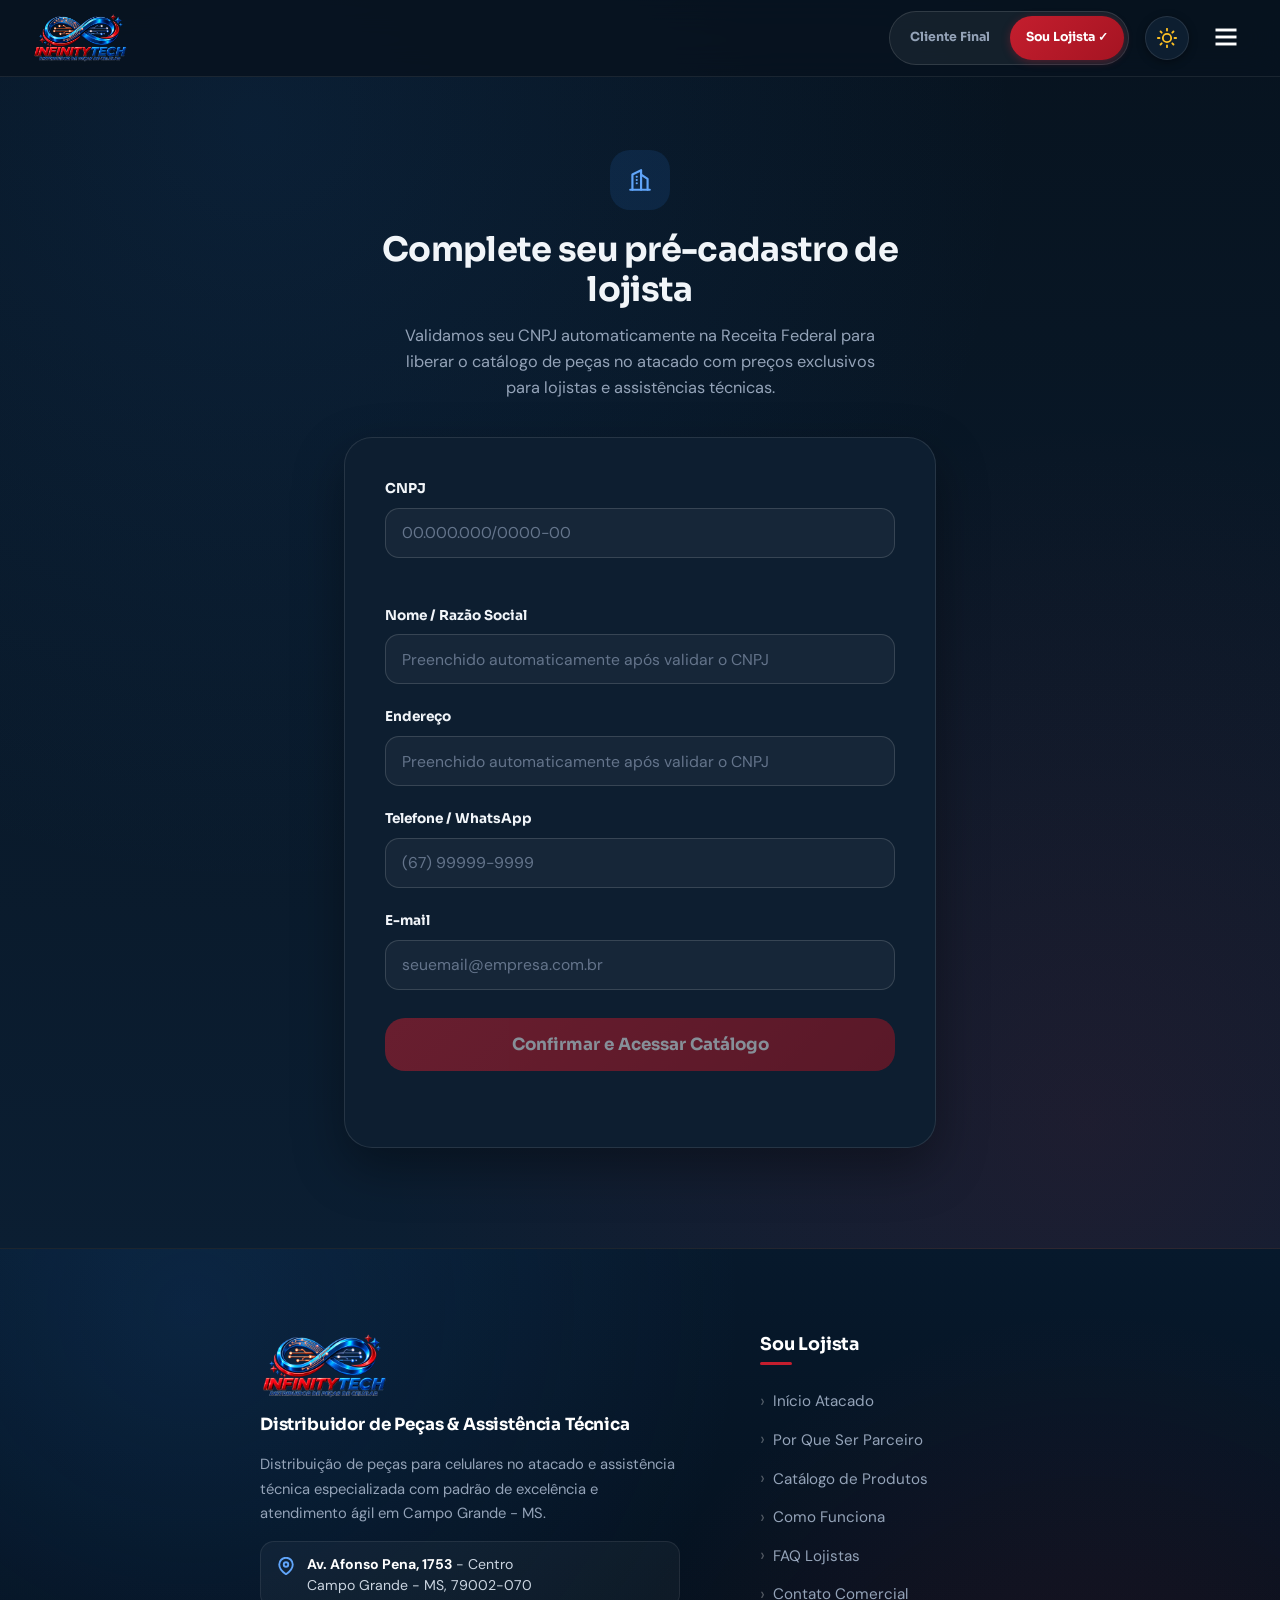
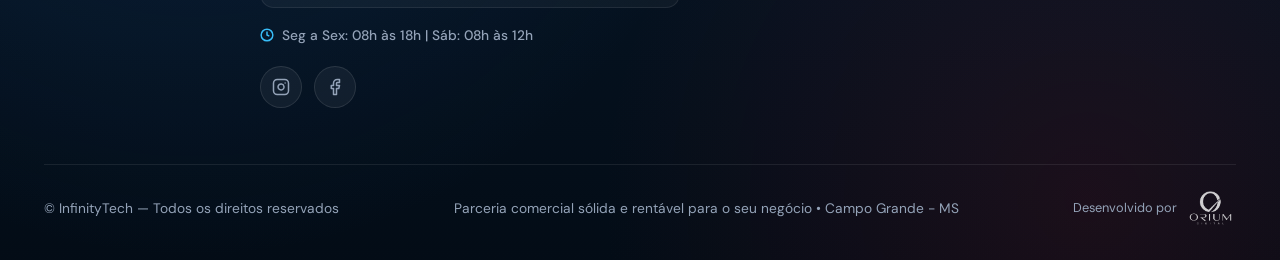
<file: cadastro-lojista/index.html>
<!DOCTYPE html>
<html lang="pt-BR">
<head>
  <meta charset="UTF-8" />
  <meta name="viewport" content="width=device-width, initial-scale=1.0, viewport-fit=cover" />
  <title>Pré-Cadastro de Lojista | InfinityTech</title>
  <meta name="description" content="Complete seu pré-cadastro de lojista com validação de CNPJ e acesse o catálogo de peças para celular no atacado da InfinityTech em Campo Grande - MS." />
  <meta name="robots" content="noindex, follow" />

  <!-- Open Graph / SEO -->
  <meta property="og:type" content="website" />
  <meta property="og:title" content="Pré-Cadastro de Lojista | InfinityTech" />
  <meta property="og:description" content="Cadastro rápido com validação de CNPJ para acessar o catálogo de peças no atacado." />
  <meta property="og:image" content="../img/pecas-hero-b2b.jpg" />

  <!-- Favicon -->
  <link rel="icon" type="image/png" href="../img/favicon.png" />

  <!-- Google Fonts -->
  <link rel="preconnect" href="https://fonts.googleapis.com" />
  <link rel="preconnect" href="https://fonts.gstatic.com" crossorigin />
  <link href="https://fonts.googleapis.com/css2?family=DM+Sans:ital,opsz,wght@0,9..40,100..1000;1,9..40,100..1000&family=Sora:wght@400;500;600;700;800&display=swap" rel="stylesheet" />

  <!-- CSS -->
  <link rel="stylesheet" href="../css/main.css" />
  <link rel="stylesheet" href="../css/lojistas.css" />
  <link rel="stylesheet" href="../css/cadastro.css" />

  <!-- Anti-FOUC Theme Script -->
  <script>
    (function() {
      var saved = localStorage.getItem('infinitytech-theme');
      var theme = saved || 'dark';
      document.documentElement.setAttribute('data-theme', theme);
    })();
  </script>
</head>
<body class="lojistas-body">

  <!-- ==========================================================================
       HEADER FIXO (TRILHA LOJISTAS)
       ========================================================================== -->
  <header class="header header-dark">
    <div class="container header-container">
      <a href="../index.html" class="logo-link" title="Voltar ao início">
        <img src="../img/logo.png" alt="InfinityTech Logo" class="logo-img" width="720" height="360" />
      </a>

      <!-- Ações do Header -->
      <div class="header-actions">
        <!-- Seletor de Trilha -->
        <div class="track-selector">
          <a href="../assistencia-tecnica/index.html" class="track-btn" title="Ir para Cliente Final">Cliente Final</a>
          <span class="track-btn active-lojista">Sou Lojista ✓</span>
        </div>

        <!-- Botão Alternador de Tema -->
        <button class="theme-toggle" aria-label="Alternar tema claro/escuro" title="Alternar tema">
          <svg class="icon-moon" viewBox="0 0 24 24" fill="none" stroke="currentColor" stroke-width="2.2" stroke-linecap="round" stroke-linejoin="round">
            <path d="M21 12.79A9 9 0 1 1 11.21 3 7 7 0 0 0 21 12.79z"></path>
          </svg>
          <svg class="icon-sun" viewBox="0 0 24 24" fill="none" stroke="currentColor" stroke-width="2.2" stroke-linecap="round" stroke-linejoin="round">
            <circle cx="12" cy="12" r="5"></circle>
            <line x1="12" y1="1" x2="12" y2="3"></line>
            <line x1="12" y1="21" x2="12" y2="23"></line>
            <line x1="4.22" y1="4.22" x2="5.64" y2="5.64"></line>
            <line x1="18.36" y1="18.36" x2="19.78" y2="19.78"></line>
            <line x1="1" y1="12" x2="3" y2="12"></line>
            <line x1="21" y1="12" x2="23" y2="12"></line>
            <line x1="4.22" y1="19.78" x2="5.64" y2="18.36"></line>
            <line x1="18.36" y1="5.64" x2="19.78" y2="4.22"></line>
          </svg>
        </button>

        <!-- Botão Menu Mobile -->
        <button class="mobile-toggle" aria-label="Abrir Menu de Navegação">
          <svg viewBox="0 0 24 24" fill="none" stroke="currentColor" stroke-width="2.5"><line x1="3" y1="12" x2="21" y2="12"></line><line x1="3" y1="6" x2="21" y2="6"></line><line x1="3" y1="18" x2="21" y2="18"></line></svg>
        </button>
      </div>
    </div>
  </header>

  <!-- Menu Mobile Drawer -->
  <div class="mobile-nav">
    <div style="display: flex; align-items: center; justify-content: space-between; gap: 8px;">
      <div class="track-selector" style="flex: 1; justify-content: center;">
        <a href="../assistencia-tecnica/index.html" class="track-btn">Cliente Final</a>
        <span class="track-btn active-lojista">Sou Lojista ✓</span>
      </div>
      <button class="theme-toggle" aria-label="Alternar tema claro/escuro" title="Alternar tema">
        <svg class="icon-moon" viewBox="0 0 24 24" fill="none" stroke="currentColor" stroke-width="2.2" stroke-linecap="round" stroke-linejoin="round"><path d="M21 12.79A9 9 0 1 1 11.21 3 7 7 0 0 0 21 12.79z"></path></svg>
        <svg class="icon-sun" viewBox="0 0 24 24" fill="none" stroke="currentColor" stroke-width="2.2" stroke-linecap="round" stroke-linejoin="round"><circle cx="12" cy="12" r="5"></circle><line x1="12" y1="1" x2="12" y2="3"></line><line x1="12" y1="21" x2="12" y2="23"></line><line x1="4.22" y1="4.22" x2="5.64" y2="5.64"></line><line x1="18.36" y1="18.36" x2="19.78" y2="19.78"></line><line x1="1" y1="12" x2="3" y2="12"></line><line x1="21" y1="12" x2="23" y2="12"></line><line x1="4.22" y1="19.78" x2="5.64" y2="18.36"></line><line x1="18.36" y1="5.64" x2="19.78" y2="4.22"></line></svg>
      </button>
    </div>
  </div>

  <!-- ==========================================================================
       PRÉ-CADASTRO DE LOJISTA
       ========================================================================== -->
  <main>
    <section class="register-section">
      <div class="container register-container">

        <div class="register-intro reveal">
          <span class="register-badge">
            <svg width="26" height="26" viewBox="0 0 24 24" fill="none" stroke="currentColor" stroke-width="2" stroke-linecap="round" stroke-linejoin="round"><path d="M3 21h18"></path><path d="M5 21V7l8-4v18"></path><path d="M19 21V11l-6-4"></path><line x1="9" y1="9" x2="9" y2="9.01"></line><line x1="9" y1="12" x2="9" y2="12.01"></line><line x1="9" y1="15" x2="9" y2="15.01"></line></svg>
          </span>
          <h1>Complete seu pré-cadastro de lojista</h1>
          <p>Validamos seu CNPJ automaticamente na Receita Federal para liberar o catálogo de peças no atacado com preços exclusivos para lojistas e assistências técnicas.</p>
        </div>

        <form id="cadastro-lojista-form" class="register-card reveal" data-redirect="../lojistas/index.html" novalidate>

          <div class="form-group">
            <label class="form-label" for="cnpj">CNPJ</label>
            <div class="cnpj-field-wrap">
              <input type="text" id="cnpj" name="cnpj" class="form-input" inputmode="numeric" autocomplete="off" placeholder="00.000.000/0000-00" maxlength="18" required />
              <span class="cnpj-status-icon" id="cnpj-status-icon" aria-hidden="true"></span>
            </div>
            <div class="form-hint" id="cnpj-hint" role="status" aria-live="polite"></div>
          </div>

          <div class="form-group">
            <label class="form-label" for="nome">Nome / Razão Social</label>
            <input type="text" id="nome" name="nome" class="form-input" autocomplete="organization" placeholder="Preenchido automaticamente após validar o CNPJ" required />
          </div>

          <div class="form-group">
            <label class="form-label" for="endereco">Endereço</label>
            <input type="text" id="endereco" name="endereco" class="form-input" autocomplete="street-address" placeholder="Preenchido automaticamente após validar o CNPJ" required />
          </div>

          <div class="form-group">
            <label class="form-label" for="contato">Telefone / WhatsApp</label>
            <input type="tel" id="contato" name="contato" class="form-input" inputmode="numeric" autocomplete="tel" placeholder="(67) 99999-9999" maxlength="15" required />
          </div>

          <div class="form-group">
            <label class="form-label" for="email">E-mail</label>
            <input type="email" id="email" name="email" class="form-input" autocomplete="email" placeholder="seuemail@empresa.com.br" required />
          </div>

          <button type="submit" id="cadastro-submit" class="btn btn-accent btn-lg register-submit" disabled>
            Confirmar e Acessar Catálogo
          </button>

          <div class="form-feedback" id="form-feedback" role="status" aria-live="polite"></div>
        </form>

      </div>
    </section>
  </main>

  <!-- ==========================================================================
       FOOTER COMPARTILHADO
       ========================================================================== -->
  <footer class="footer">
    <div class="container">
      <div class="footer-grid footer-grid-2">

        <!-- Marca & Slogan -->
        <div class="footer-brand">
          <a href="../index.html">
            <img src="../img/logo.png" alt="InfinityTech Distribuidor de Peças de Celular" class="footer-logo" width="720" height="360" loading="lazy" decoding="async" />
          </a>
          <div class="footer-slogan">Distribuidor de Peças &amp; Assistência Técnica</div>
          <p class="footer-desc">
            Distribuição de peças para celulares no atacado e assistência técnica especializada com padrão de excelência e atendimento ágil em Campo Grande - MS.
          </p>
          <a href="https://maps.google.com/?q=Av.+Afonso+Pena,+1753+-+Centro,+Campo+Grande+-+MS,+79002-070" target="_blank" rel="noopener noreferrer" class="footer-address-info" title="Abrir localização no Google Maps">
            <svg width="18" height="18" viewBox="0 0 24 24" fill="none" stroke="currentColor" stroke-width="2.5"><path d="M21 10c0 7-9 13-9 13s-9-6-9-13a9 9 0 0 1 18 0z"></path><circle cx="12" cy="10" r="3"></circle></svg>
            <div>
              <strong>Av. Afonso Pena, 1753</strong> - Centro<br />
              <span>Campo Grande - MS, 79002-070</span>
            </div>
          </a>
          <div class="footer-hours-info">
            <svg width="14" height="14" viewBox="0 0 24 24" fill="none" stroke="currentColor" stroke-width="2.5"><circle cx="12" cy="12" r="10"></circle><polyline points="12 6 12 12 16 14"></polyline></svg>
            <span>Seg a Sex: 08h às 18h | Sáb: 08h às 12h</span>
          </div>
          <div class="footer-socials">
            <a href="https://instagram.com" target="_blank" rel="noopener noreferrer" class="footer-social-link" title="Siga a InfinityTech no Instagram" aria-label="Instagram">
              <svg width="18" height="18" viewBox="0 0 24 24" fill="none" stroke="currentColor" stroke-width="2" stroke-linecap="round" stroke-linejoin="round"><rect x="2" y="2" width="20" height="20" rx="5" ry="5"></rect><path d="M16 11.37A4 4 0 1 1 12.63 8 4 4 0 0 1 16 11.37z"></path><line x1="17.5" y1="6.5" x2="17.51" y2="6.5"></line></svg>
            </a>
            <a href="https://facebook.com" target="_blank" rel="noopener noreferrer" class="footer-social-link" title="Siga a InfinityTech no Facebook" aria-label="Facebook">
              <svg width="18" height="18" viewBox="0 0 24 24" fill="none" stroke="currentColor" stroke-width="2" stroke-linecap="round" stroke-linejoin="round"><path d="M18 2h-3a5 5 0 0 0-5 5v3H7v4h3v8h4v-8h3l1-4h-4V7a1 1 0 0 1 1-1h3z"></path></svg>
            </a>
          </div>
        </div>

        <!-- Links Trilha Lojistas -->
        <div>
          <h4 class="footer-heading">Sou Lojista</h4>
          <ul class="footer-links">
            <li><a href="../lojistas/index.html#hero">Início Atacado</a></li>
            <li><a href="../lojistas/index.html#parceiro">Por Que Ser Parceiro</a></li>
            <li><a href="../lojistas/index.html#produtos">Catálogo de Produtos</a></li>
            <li><a href="../lojistas/index.html#como-funciona">Como Funciona</a></li>
            <li><a href="../lojistas/index.html#faq">FAQ Lojistas</a></li>
            <li><a href="../lojistas/index.html#contato">Contato Comercial</a></li>
          </ul>
        </div>

      </div>

      <!-- Rodapé Inferior -->
      <div class="footer-bottom">
        <div>
          © InfinityTech — Todos os direitos reservados
        </div>
        <div>
          Parceria comercial sólida e rentável para o seu negócio • Campo Grande - MS
        </div>
        <a href="https://www.oriumdigital.com.br/" target="_blank" rel="noopener noreferrer" class="dev-credit" title="Desenvolvido por Orium Digital">
          <span class="dev-credit-label">Desenvolvido por</span>
          <img src="../img/OriumLOGO.png" alt="Orium Digital" class="dev-credit-logo-img" width="330" height="220" loading="lazy" decoding="async" />
        </a>
      </div>
    </div>
  </footer>


  <script src="../js/main.js"></script>
  <script src="../js/cadastro.js"></script>
</body>
</html>
</file>
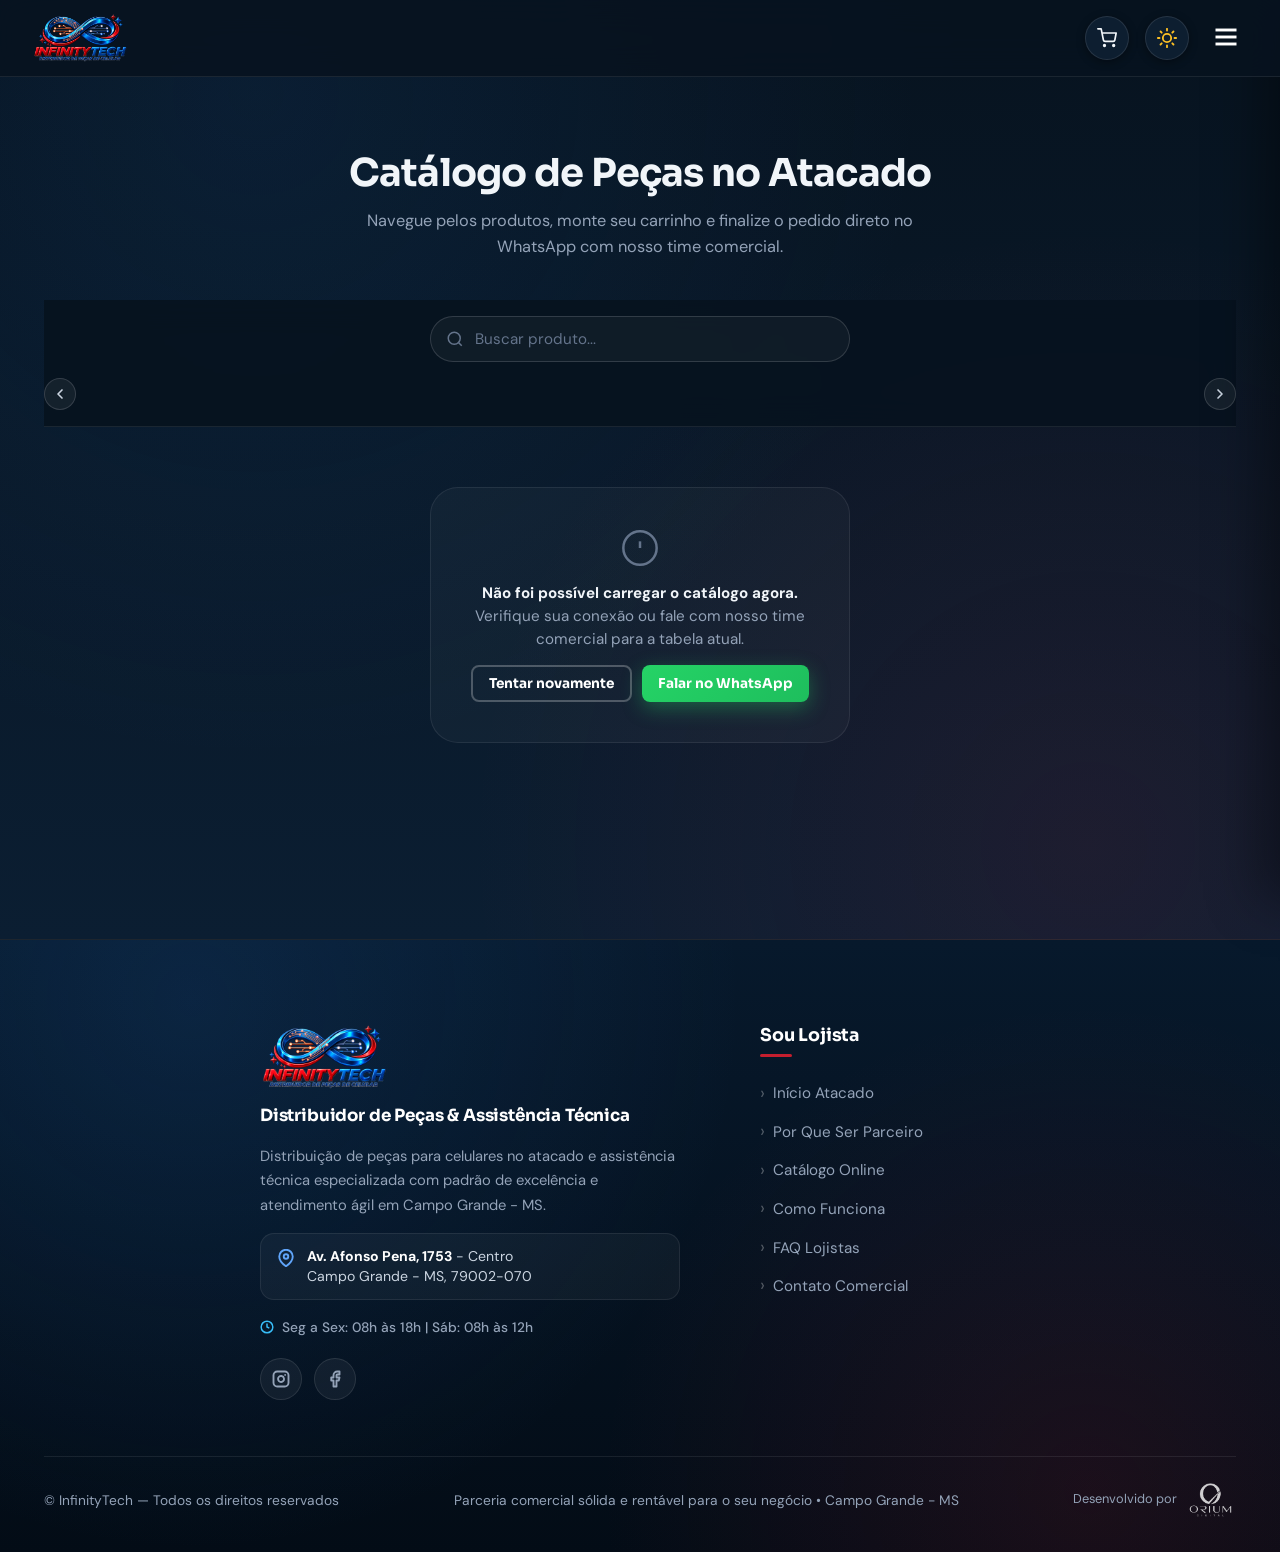
<file: catalogo/index.html>
<!DOCTYPE html>
<html lang="pt-BR">
<head>
  <meta charset="UTF-8" />
  <meta name="viewport" content="width=device-width, initial-scale=1.0, viewport-fit=cover" />
  <title>Catálogo Online de Peças no Atacado | InfinityTech Lojistas</title>
  <meta name="description" content="Navegue pelo catálogo completo de peças para celular no atacado da InfinityTech, monte seu carrinho e finalize o pedido direto no WhatsApp." />

  <!-- Open Graph / SEO -->
  <meta property="og:type" content="website" />
  <meta property="og:title" content="Catálogo Online de Peças no Atacado | InfinityTech Lojistas" />
  <meta property="og:description" content="Displays, baterias, câmeras, conectores e mais no atacado. Monte seu carrinho e finalize no WhatsApp." />
  <meta property="og:image" content="../img/pecas-hero-b2b.jpg" />

  <!-- Favicon -->
  <link rel="icon" type="image/png" href="../img/favicon.png" />

  <!-- Google Fonts -->
  <link rel="preconnect" href="https://fonts.googleapis.com" />
  <link rel="preconnect" href="https://fonts.gstatic.com" crossorigin />
  <link href="https://fonts.googleapis.com/css2?family=DM+Sans:ital,opsz,wght@0,9..40,100..1000;1,9..40,100..1000&family=Sora:wght@400;500;600;700;800&display=swap" rel="stylesheet" />

  <!-- CSS -->
  <link rel="stylesheet" href="../css/main.css" />
  <link rel="stylesheet" href="../css/lojistas.css" />
  <link rel="stylesheet" href="../css/catalogo.css" />

  <!-- Anti-FOUC Theme Script -->
  <script>
    (function() {
      var saved = localStorage.getItem('infinitytech-theme');
      var theme = saved || 'dark';
      document.documentElement.setAttribute('data-theme', theme);
    })();
  </script>
</head>
<body class="lojistas-body">

  <!-- ==========================================================================
       HEADER FIXO (TRILHA LOJISTAS)
       ========================================================================== -->
  <header class="header header-dark">
    <div class="container header-container">
      <a href="index.html" class="logo-link" title="InfinityTech - Catálogo">
        <img src="../img/logo.png" alt="InfinityTech Logo" class="logo-img" width="720" height="360" />
      </a>

      <!-- Ações do Header -->
      <div class="header-actions">

        <!-- Botão do Carrinho -->
        <button type="button" class="cart-button" id="cart-button" aria-label="Abrir carrinho">
          <svg width="20" height="20" viewBox="0 0 24 24" fill="none" stroke="currentColor" stroke-width="2" stroke-linecap="round" stroke-linejoin="round"><circle cx="9" cy="21" r="1"></circle><circle cx="20" cy="21" r="1"></circle><path d="M1 1h4l2.68 13.39a2 2 0 0 0 2 1.61h9.72a2 2 0 0 0 2-1.61L23 6H6"></path></svg>
          <span class="cart-badge" id="cart-badge" hidden>0</span>
        </button>

        <!-- Botão Alternador de Tema -->
        <button class="theme-toggle" aria-label="Alternar tema claro/escuro" title="Alternar tema">
          <svg class="icon-moon" viewBox="0 0 24 24" fill="none" stroke="currentColor" stroke-width="2.2" stroke-linecap="round" stroke-linejoin="round">
            <path d="M21 12.79A9 9 0 1 1 11.21 3 7 7 0 0 0 21 12.79z"></path>
          </svg>
          <svg class="icon-sun" viewBox="0 0 24 24" fill="none" stroke="currentColor" stroke-width="2.2" stroke-linecap="round" stroke-linejoin="round">
            <circle cx="12" cy="12" r="5"></circle>
            <line x1="12" y1="1" x2="12" y2="3"></line>
            <line x1="12" y1="21" x2="12" y2="23"></line>
            <line x1="4.22" y1="4.22" x2="5.64" y2="5.64"></line>
            <line x1="18.36" y1="18.36" x2="19.78" y2="19.78"></line>
            <line x1="1" y1="12" x2="3" y2="12"></line>
            <line x1="21" y1="12" x2="23" y2="12"></line>
            <line x1="4.22" y1="19.78" x2="5.64" y2="18.36"></line>
            <line x1="18.36" y1="5.64" x2="19.78" y2="4.22"></line>
          </svg>
        </button>

        <!-- Botão Menu Mobile -->
        <button class="mobile-toggle" aria-label="Abrir Menu de Navegação">
          <svg viewBox="0 0 24 24" fill="none" stroke="currentColor" stroke-width="2.5"><line x1="3" y1="12" x2="21" y2="12"></line><line x1="3" y1="6" x2="21" y2="6"></line><line x1="3" y1="18" x2="21" y2="18"></line></svg>
        </button>
      </div>
    </div>
  </header>

  <!-- Menu Mobile Drawer -->
  <div class="mobile-nav">
    <div style="display: flex; align-items: center; justify-content: space-between; gap: 8px;">
      <button class="theme-toggle" aria-label="Alternar tema claro/escuro" title="Alternar tema">
        <svg class="icon-moon" viewBox="0 0 24 24" fill="none" stroke="currentColor" stroke-width="2.2" stroke-linecap="round" stroke-linejoin="round"><path d="M21 12.79A9 9 0 1 1 11.21 3 7 7 0 0 0 21 12.79z"></path></svg>
        <svg class="icon-sun" viewBox="0 0 24 24" fill="none" stroke="currentColor" stroke-width="2.2" stroke-linecap="round" stroke-linejoin="round"><circle cx="12" cy="12" r="5"></circle><line x1="12" y1="1" x2="12" y2="3"></line><line x1="12" y1="21" x2="12" y2="23"></line><line x1="4.22" y1="4.22" x2="5.64" y2="5.64"></line><line x1="18.36" y1="18.36" x2="19.78" y2="19.78"></line><line x1="1" y1="12" x2="3" y2="12"></line><line x1="21" y1="12" x2="23" y2="12"></line><line x1="4.22" y1="19.78" x2="5.64" y2="18.36"></line><line x1="18.36" y1="5.64" x2="19.78" y2="4.22"></line></svg>
      </button>
    </div>
  </div>

  <!-- ==========================================================================
       CATÁLOGO ONLINE
       ========================================================================== -->
  <main>
    <section class="catalog-section">
      <div class="container">

        <div class="catalog-intro reveal">
          <h1>Catálogo de Peças no Atacado</h1>
          <p>Navegue pelos produtos, monte seu carrinho e finalize o pedido direto no WhatsApp com nosso time comercial.</p>
        </div>

        <div class="catalog-toolbar">
          <div class="catalog-search-wrap">
            <svg width="18" height="18" viewBox="0 0 24 24" fill="none" stroke="currentColor" stroke-width="2"><circle cx="11" cy="11" r="8"></circle><line x1="21" y1="21" x2="16.65" y2="16.65"></line></svg>
            <input type="search" id="catalog-search" class="catalog-search" placeholder="Buscar produto..." aria-label="Buscar produto" />
          </div>
          <div class="category-filters-wrap">
            <button type="button" class="category-scroll-btn category-scroll-prev" id="category-scroll-prev" aria-label="Rolar categorias para a esquerda">
              <svg width="16" height="16" viewBox="0 0 24 24" fill="none" stroke="currentColor" stroke-width="2.5" stroke-linecap="round" stroke-linejoin="round"><polyline points="15 18 9 12 15 6"></polyline></svg>
            </button>
            <div class="category-filters" id="category-filters"></div>
            <button type="button" class="category-scroll-btn category-scroll-next" id="category-scroll-next" aria-label="Rolar categorias para a direita">
              <svg width="16" height="16" viewBox="0 0 24 24" fill="none" stroke="currentColor" stroke-width="2.5" stroke-linecap="round" stroke-linejoin="round"><polyline points="9 18 15 12 9 6"></polyline></svg>
            </button>
          </div>
        </div>

        <div class="catalog-state" id="catalog-state" hidden></div>

        <div class="catalog-grid" id="catalog-grid"></div>

        <div class="catalog-load-more-wrap" id="catalog-load-more-wrap"></div>

      </div>
    </section>
  </main>

  <!-- ==========================================================================
       CARRINHO (DRAWER)
       ========================================================================== -->
  <div class="cart-backdrop" id="cart-backdrop"></div>
  <aside class="cart-drawer" id="cart-drawer" aria-label="Carrinho de compras">
    <div class="cart-drawer-header">
      <h2>Seu Carrinho</h2>
      <button type="button" class="cart-close" id="cart-close" aria-label="Fechar carrinho">
        <svg width="18" height="18" viewBox="0 0 24 24" fill="none" stroke="currentColor" stroke-width="2.5"><line x1="18" y1="6" x2="6" y2="18"></line><line x1="6" y1="6" x2="18" y2="18"></line></svg>
      </button>
    </div>

    <ul class="cart-items" id="cart-items"></ul>

    <div class="cart-empty" id="cart-empty">
      <svg width="48" height="48" viewBox="0 0 24 24" fill="none" stroke="currentColor" stroke-width="1.5"><circle cx="9" cy="21" r="1"></circle><circle cx="20" cy="21" r="1"></circle><path d="M1 1h4l2.68 13.39a2 2 0 0 0 2 1.61h9.72a2 2 0 0 0 2-1.61L23 6H6"></path></svg>
      <p>Seu carrinho está vazio.<br />Adicione produtos do catálogo.</p>
    </div>

    <div class="cart-drawer-footer">
      <div class="cart-total-row">
        <span class="cart-total-label">Total</span>
        <span class="cart-total-value" id="cart-total">R$ 0,00</span>
      </div>
      <button type="button" class="btn btn-whatsapp btn-lg cart-checkout" id="cart-checkout" disabled>
        <svg width="20" height="20" viewBox="0 0 24 24" fill="currentColor"><path d="M17.472 14.382c-.297-.149-1.758-.867-2.03-.967-.273-.099-.471-.148-.67.15-.197.297-.767.966-.94 1.164-.173.199-.347.223-.644.075-.297-.15-1.255-.463-2.39-1.475-.883-.788-1.48-1.761-1.653-2.059-.173-.297-.018-.458.13-.606.134-.133.298-.347.446-.52.149-.174.198-.298.298-.497.099-.198.05-.371-.025-.52-.075-.149-.669-1.612-.916-2.207-.242-.579-.487-.5-.669-.51-.173-.008-.371-.01-.57-.01-.198 0-.52.074-.792.372-.272.297-1.04 1.016-1.04 2.479 0 1.462 1.065 2.875 1.213 3.074.149.198 2.096 3.2 5.077 4.487.709.306 1.262.489 1.694.625.712.227 1.36.195 1.871.118.571-.085 1.758-.719 2.006-1.413.248-.694.248-1.289.173-1.413-.074-.124-.272-.198-.57-.347m-5.421 7.403h-.004a9.87 9.87 0 01-5.031-1.378l-.361-.214-3.741.982.998-3.648-.235-.374a9.86 9.86 0 01-1.51-5.26c.001-5.45 4.436-9.884 9.888-9.884 2.64 0 5.122 1.03 6.988 2.898a9.825 9.825 0 012.893 6.994c-.003 5.45-4.437 9.884-9.885 9.884m8.413-18.297A11.815 11.815 0 0012.05 0C5.495 0 .16 5.335.157 11.892c0 2.096.547 4.142 1.588 5.945L.057 24l6.305-1.654a11.882 11.882 0 005.683 1.448h.005c6.554 0 11.89-5.335 11.893-11.893a11.821 11.821 0 00-3.48-8.413Z"/></svg>
        <span>Finalizar Pedido no WhatsApp</span>
      </button>
      <button type="button" class="cart-clear-link" id="cart-clear">Esvaziar carrinho</button>
    </div>
  </aside>

  <!-- ==========================================================================
       FOOTER COMPARTILHADO
       ========================================================================== -->
  <footer class="footer">
    <div class="container">
      <div class="footer-grid footer-grid-2">

        <!-- Marca & Slogan -->
        <div class="footer-brand">
          <a href="index.html" title="InfinityTech - Catálogo">
            <img src="../img/logo.png" alt="InfinityTech Distribuidor de Peças de Celular" class="footer-logo" width="720" height="360" loading="lazy" decoding="async" />
          </a>
          <div class="footer-slogan">Distribuidor de Peças &amp; Assistência Técnica</div>
          <p class="footer-desc">
            Distribuição de peças para celulares no atacado e assistência técnica especializada com padrão de excelência e atendimento ágil em Campo Grande - MS.
          </p>
          <a href="https://maps.google.com/?q=Av.+Afonso+Pena,+1753+-+Centro,+Campo+Grande+-+MS,+79002-070" target="_blank" rel="noopener noreferrer" class="footer-address-info" title="Abrir localização no Google Maps">
            <svg width="18" height="18" viewBox="0 0 24 24" fill="none" stroke="currentColor" stroke-width="2.5"><path d="M21 10c0 7-9 13-9 13s-9-6-9-13a9 9 0 0 1 18 0z"></path><circle cx="12" cy="10" r="3"></circle></svg>
            <div>
              <strong>Av. Afonso Pena, 1753</strong> - Centro<br />
              <span>Campo Grande - MS, 79002-070</span>
            </div>
          </a>
          <div class="footer-hours-info">
            <svg width="14" height="14" viewBox="0 0 24 24" fill="none" stroke="currentColor" stroke-width="2.5"><circle cx="12" cy="12" r="10"></circle><polyline points="12 6 12 12 16 14"></polyline></svg>
            <span>Seg a Sex: 08h às 18h | Sáb: 08h às 12h</span>
          </div>
          <div class="footer-socials">
            <a href="https://instagram.com" target="_blank" rel="noopener noreferrer" class="footer-social-link" title="Siga a InfinityTech no Instagram" aria-label="Instagram">
              <svg width="18" height="18" viewBox="0 0 24 24" fill="none" stroke="currentColor" stroke-width="2.5" stroke-linecap="round" stroke-linejoin="round"><rect x="2" y="2" width="20" height="20" rx="5" ry="5"></rect><path d="M16 11.37A4 4 0 1 1 12.63 8 4 4 0 0 1 16 11.37z"></path><line x1="17.5" y1="6.5" x2="17.51" y2="6.5"></line></svg>
            </a>
            <a href="https://facebook.com" target="_blank" rel="noopener noreferrer" class="footer-social-link" title="Siga a InfinityTech no Facebook" aria-label="Facebook">
              <svg width="18" height="18" viewBox="0 0 24 24" fill="none" stroke="currentColor" stroke-width="2.5" stroke-linecap="round" stroke-linejoin="round"><path d="M18 2h-3a5 5 0 0 0-5 5v3H7v4h3v8h4v-8h3l1-4h-4V7a1 1 0 0 1 1-1h3z"></path></svg>
            </a>
          </div>
        </div>

        <!-- Links Trilha Lojistas -->
        <div>
          <h4 class="footer-heading">Sou Lojista</h4>
          <ul class="footer-links">
            <li><a href="../lojistas/index.html#hero">Início Atacado</a></li>
            <li><a href="../lojistas/index.html#parceiro">Por Que Ser Parceiro</a></li>
            <li><a href="../catalogo/index.html">Catálogo Online</a></li>
            <li><a href="../lojistas/index.html#como-funciona">Como Funciona</a></li>
            <li><a href="../lojistas/index.html#faq">FAQ Lojistas</a></li>
            <li><a href="../lojistas/index.html#contato">Contato Comercial</a></li>
          </ul>
        </div>

      </div>

      <!-- Rodapé Inferior -->
      <div class="footer-bottom">
        <div>
          © InfinityTech — Todos os direitos reservados
        </div>
        <div>
          Parceria comercial sólida e rentável para o seu negócio • Campo Grande - MS
        </div>
        <a href="https://www.oriumdigital.com.br/" target="_blank" rel="noopener noreferrer" class="dev-credit" title="Desenvolvido por Orium Digital">
          <span class="dev-credit-label">Desenvolvido por</span>
          <img src="../img/OriumLOGO.png" alt="Orium Digital" class="dev-credit-logo-img" width="330" height="220" loading="lazy" decoding="async" />
        </a>
      </div>
    </div>
  </footer>

  <script src="../js/main.js"></script>
  <script src="../js/catalogo.js"></script>
</body>
</html>
</file>
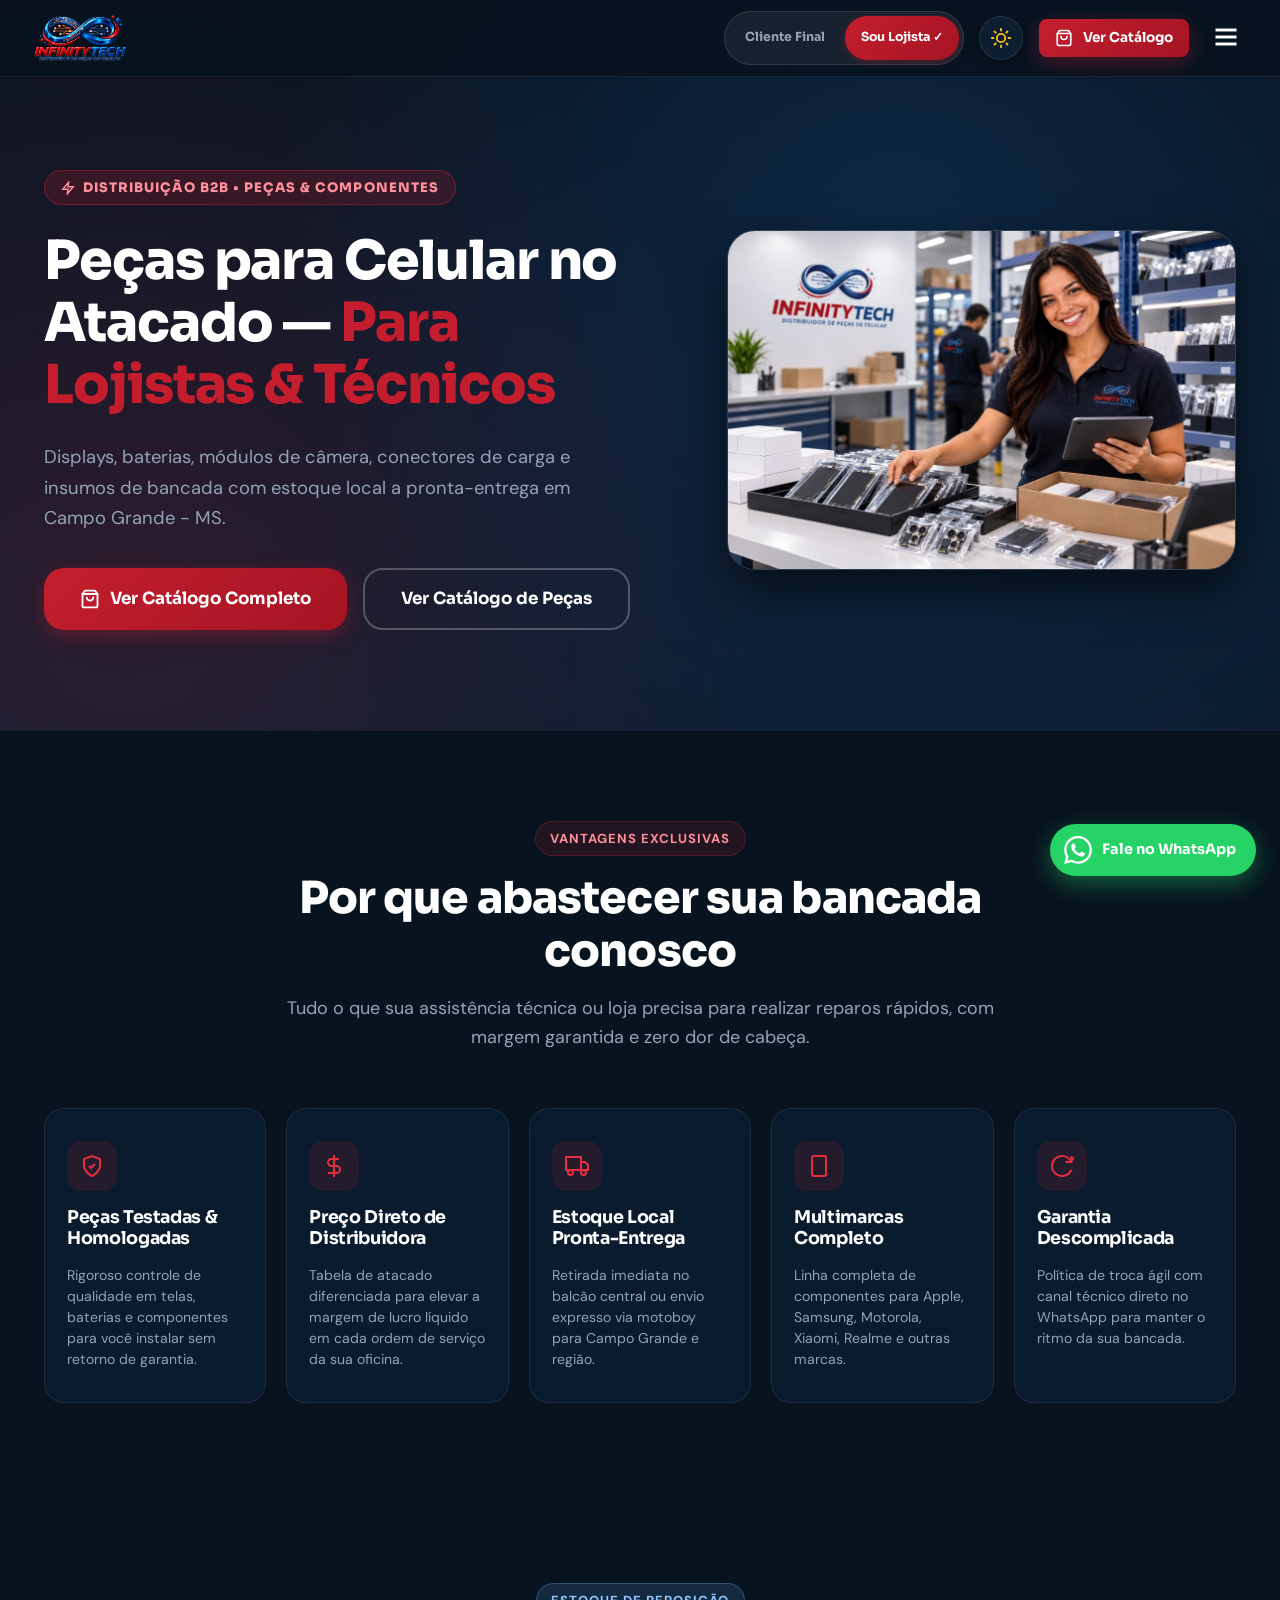
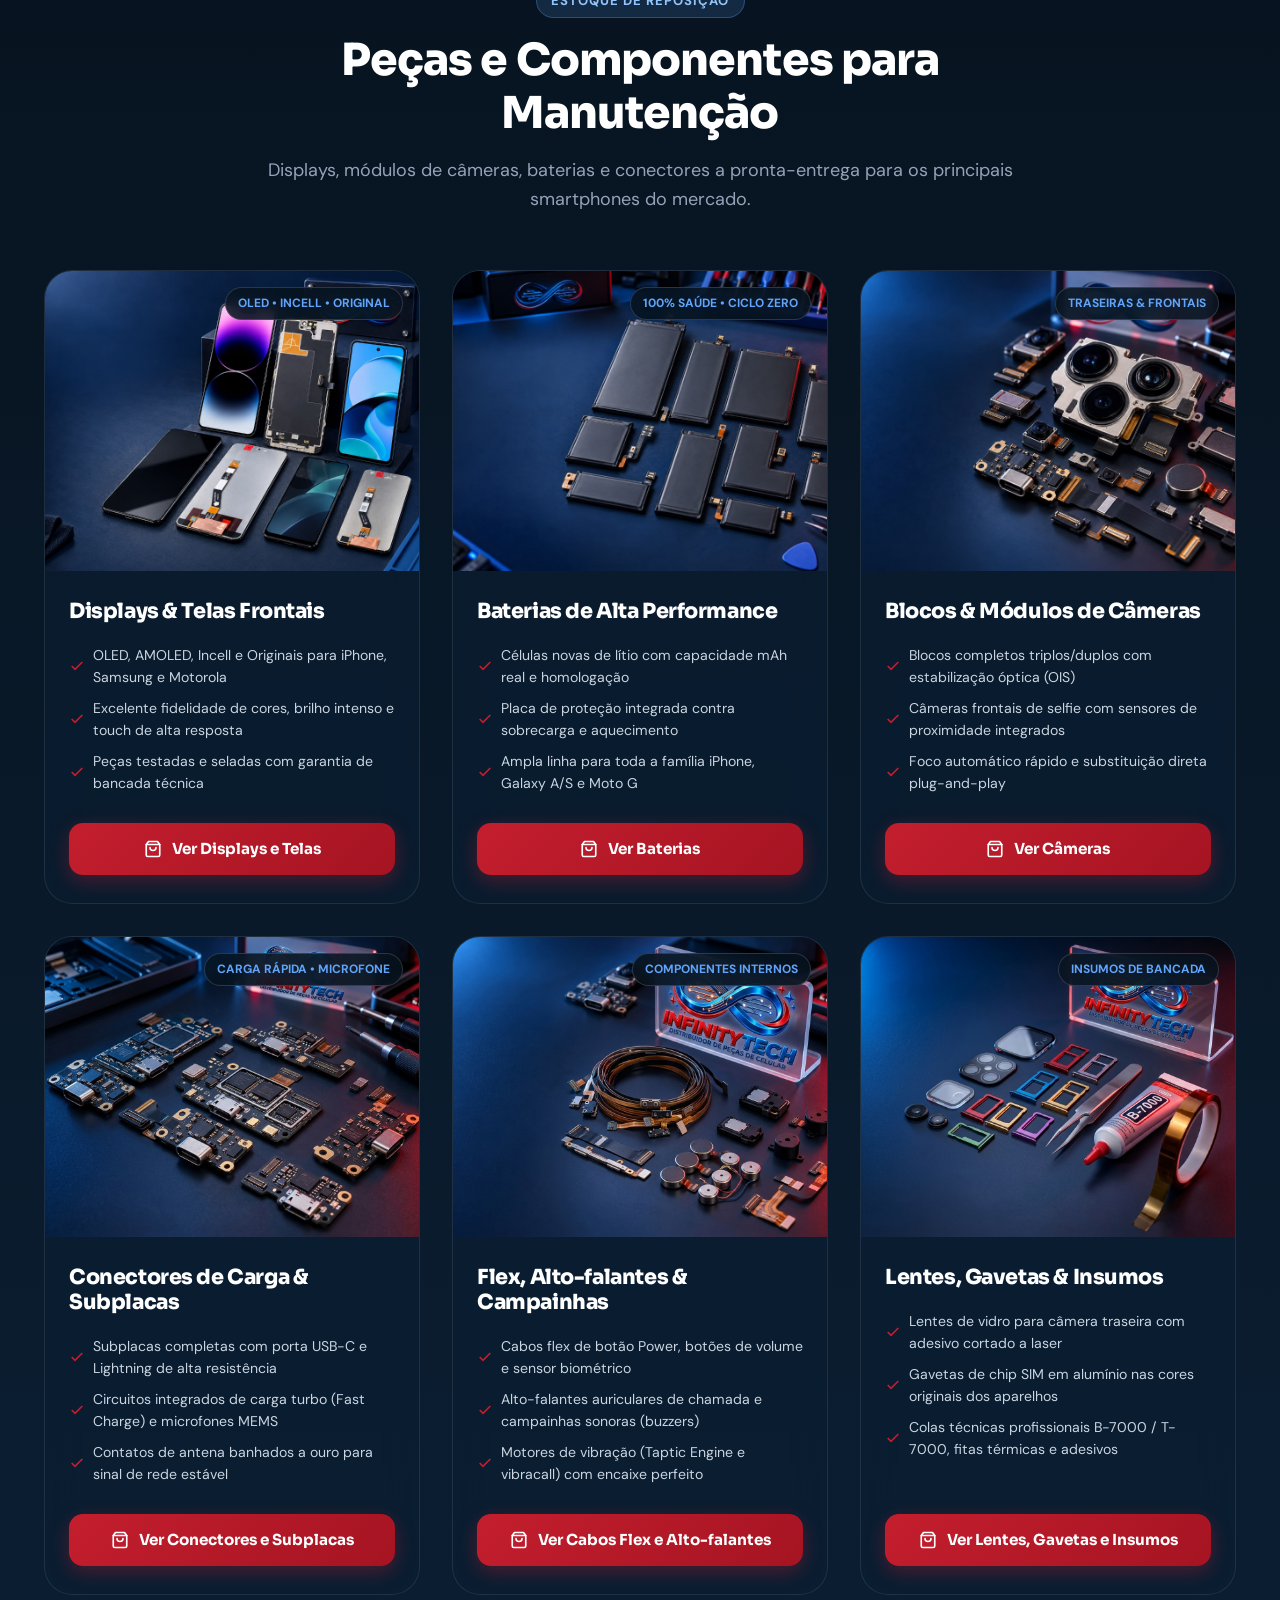
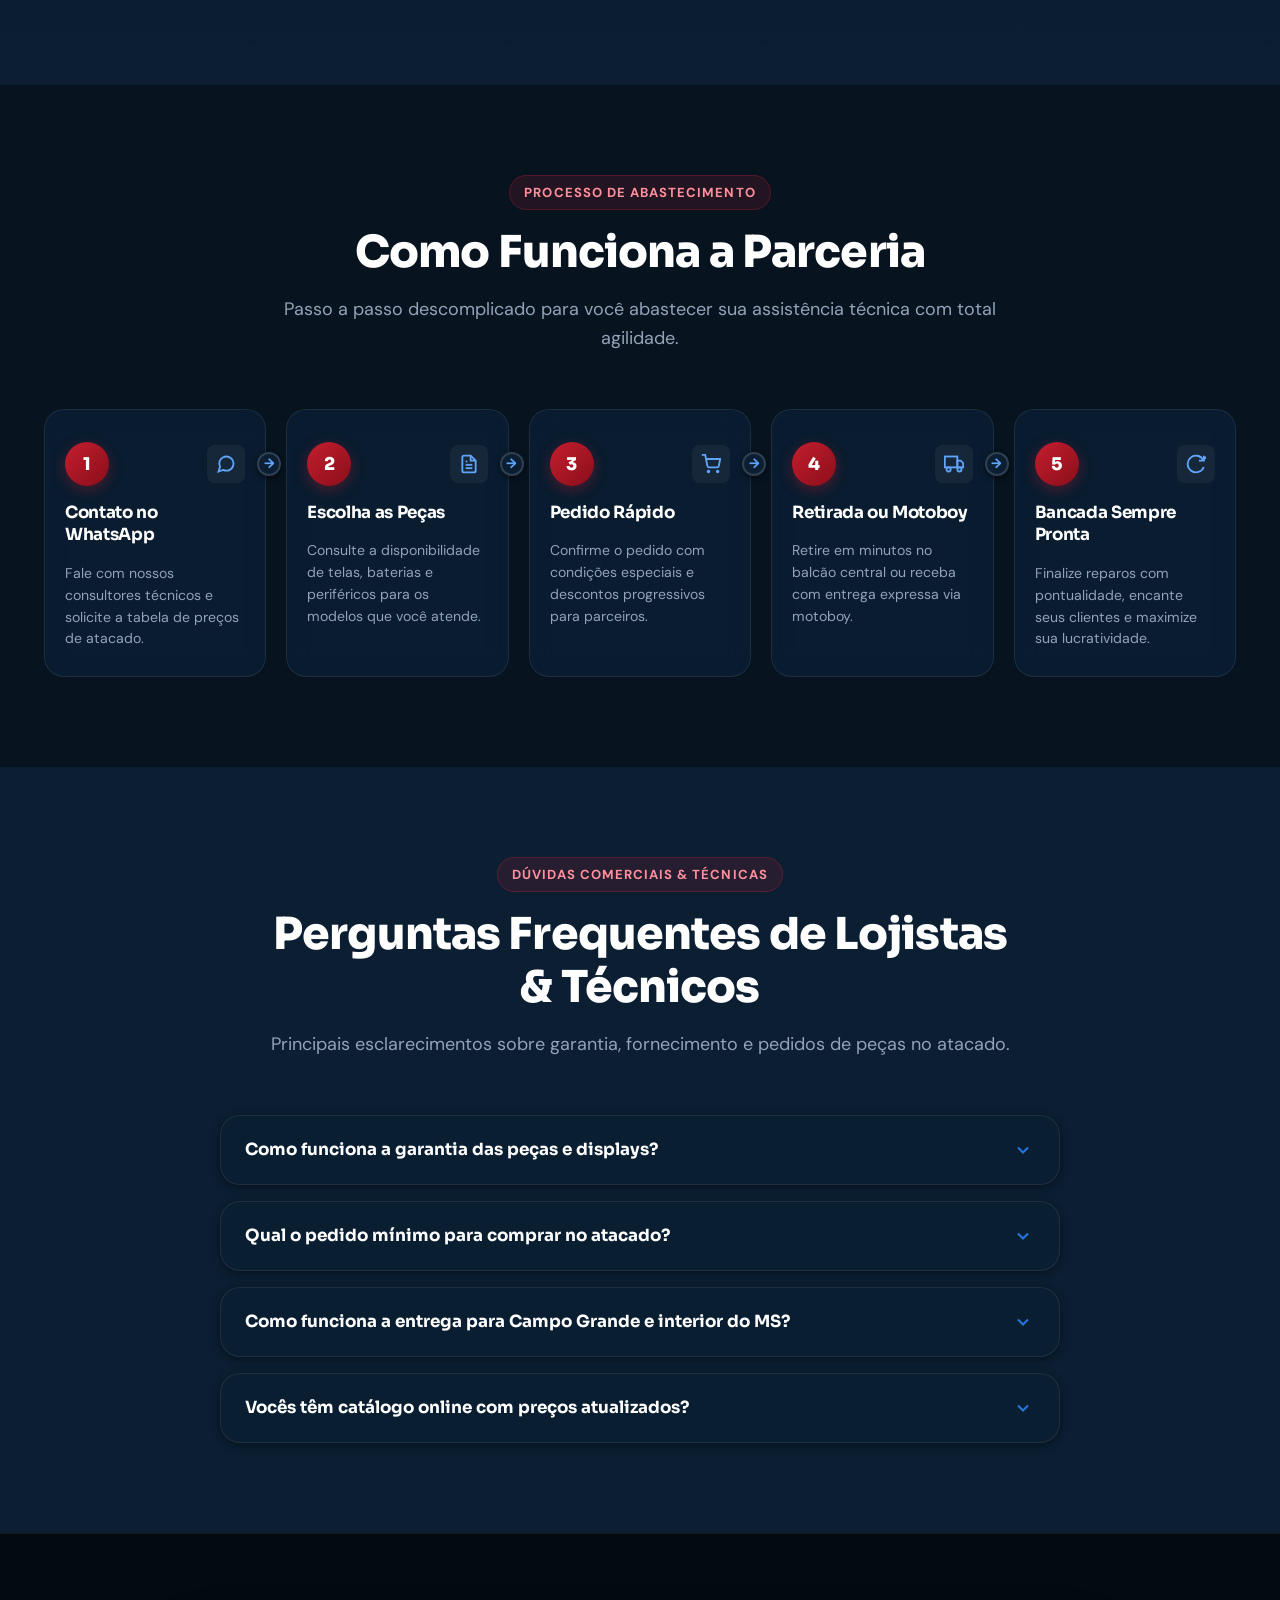
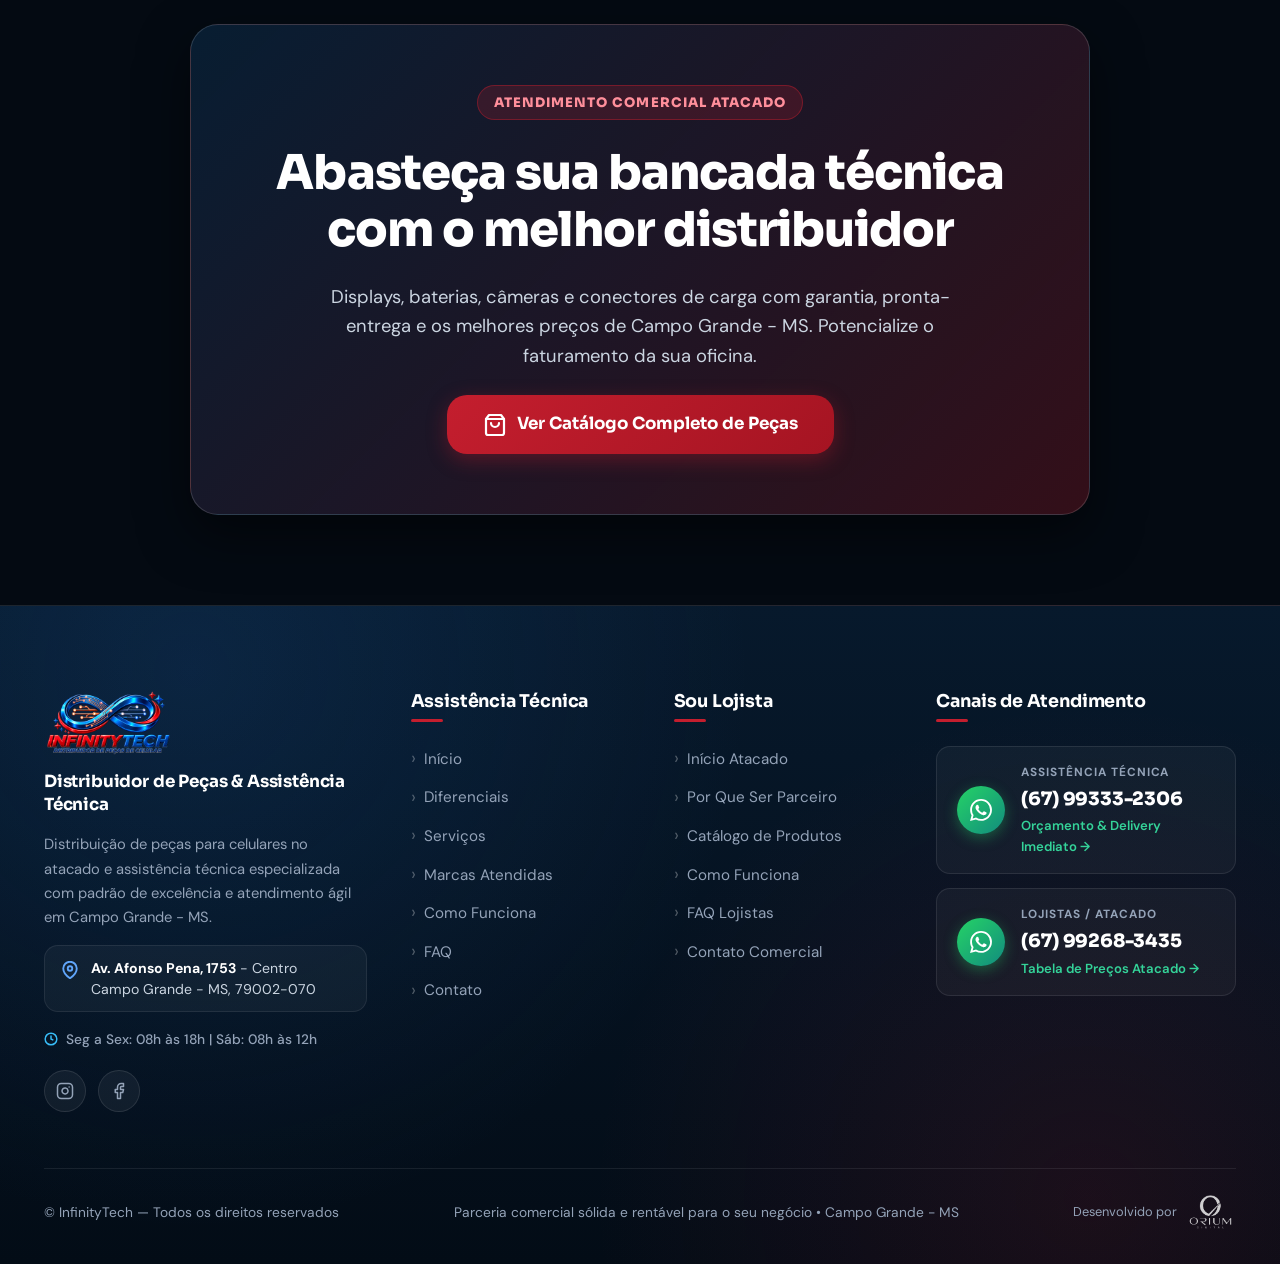
<file: lojistas/index.html>
<!DOCTYPE html>
<html lang="pt-BR">
<head>
  <meta charset="UTF-8" />
  <meta name="viewport" content="width=device-width, initial-scale=1.0, viewport-fit=cover" />
  <title>Distribuidora de Peças para Celular no Atacado | InfinityTech Lojistas</title>
  <meta name="description" content="Distribuidora de peças para celular no atacado em Campo Grande - MS. Telas e displays, baterias, módulos de câmera, conectores de carga e componentes para bancada técnica com estoque pronta-entrega." />
  
  <!-- Open Graph / SEO -->
  <meta property="og:type" content="website" />
  <meta property="og:title" content="Distribuidora de Peças para Celular no Atacado | InfinityTech Lojistas" />
  <meta property="og:description" content="Displays, baterias, câmeras, conectores de carga e peças para celulares no atacado com estoque pronta-entrega em Campo Grande - MS." />
  <meta property="og:image" content="../img/pecas-hero-b2b.jpg" />
  
  <!-- Favicon -->
  <link rel="icon" type="image/png" href="../img/favicon.png" />
  
  <!-- Google Fonts -->
  <link rel="preconnect" href="https://fonts.googleapis.com" />
  <link rel="preconnect" href="https://fonts.gstatic.com" crossorigin />
  <link href="https://fonts.googleapis.com/css2?family=DM+Sans:ital,opsz,wght@0,9..40,100..1000;1,9..40,100..1000&family=Sora:wght@400;500;600;700;800&display=swap" rel="stylesheet" />
  
  <!-- CSS -->
  <link rel="stylesheet" href="../css/main.css" />
  <link rel="stylesheet" href="../css/lojistas.css" />

  <!-- Anti-FOUC Theme Script -->
  <script>
    (function() {
      var saved = localStorage.getItem('infinitytech-theme');
      var theme = saved || 'dark';
      document.documentElement.setAttribute('data-theme', theme);
    })();
  </script>
</head>
<body class="lojistas-body">

  <!-- ==========================================================================
       HEADER FIXO LOJISTAS
       ========================================================================== -->
  <header class="header header-dark">
    <div class="container header-container">
      <a href="../index.html" class="logo-link" title="Voltar ao início">
        <img src="../img/logo.png" alt="InfinityTech Logo" class="logo-img" width="720" height="360" />
      </a>

      <!-- Menu Principal -->
      <nav>
        <ul class="nav-menu">
          <li><a href="#hero" class="nav-link">Início</a></li>
          <li><a href="#parceiro" class="nav-link">Vantagens</a></li>
          <li><a href="#produtos" class="nav-link">Catálogo</a></li>
          <li><a href="#como-funciona" class="nav-link">Como Funciona</a></li>
          <li><a href="#faq" class="nav-link">FAQ</a></li>
          <li><a href="#contato" class="nav-link">Contato</a></li>
        </ul>
      </nav>

      <!-- Ações do Header -->
      <div class="header-actions">
        <!-- Seletor de Trilha -->
        <div class="track-selector">
          <a href="../assistencia-tecnica.html" class="track-btn" title="Ir para Cliente Final">Cliente Final</a>
          <span class="track-btn active-lojista">Sou Lojista ✓</span>
        </div>

        <!-- Botão Alternador de Tema -->
        <button class="theme-toggle" aria-label="Alternar tema claro/escuro" title="Alternar tema">
          <svg class="icon-moon" viewBox="0 0 24 24" fill="none" stroke="currentColor" stroke-width="2.2" stroke-linecap="round" stroke-linejoin="round">
            <path d="M21 12.79A9 9 0 1 1 11.21 3 7 7 0 0 0 21 12.79z"></path>
          </svg>
          <svg class="icon-sun" viewBox="0 0 24 24" fill="none" stroke="currentColor" stroke-width="2.2" stroke-linecap="round" stroke-linejoin="round">
            <circle cx="12" cy="12" r="5"></circle>
            <line x1="12" y1="1" x2="12" y2="3"></line>
            <line x1="12" y1="21" x2="12" y2="23"></line>
            <line x1="4.22" y1="4.22" x2="5.64" y2="5.64"></line>
            <line x1="18.36" y1="18.36" x2="19.78" y2="19.78"></line>
            <line x1="1" y1="12" x2="3" y2="12"></line>
            <line x1="21" y1="12" x2="23" y2="12"></line>
            <line x1="4.22" y1="19.78" x2="5.64" y2="18.36"></line>
            <line x1="18.36" y1="5.64" x2="19.78" y2="4.22"></line>
          </svg>
        </button>

        <!-- Botão CTA WhatsApp -->
        <a href="../catalogo/index.html" class="btn btn-accent btn-sm">
          <svg width="18" height="18" viewBox="0 0 24 24" fill="none" stroke="currentColor" stroke-width="2.2" stroke-linecap="round" stroke-linejoin="round"><path d="M6 2 3 6v14a2 2 0 0 0 2 2h14a2 2 0 0 0 2-2V6l-3-4Z"></path><path d="M3 6h18"></path><path d="M16 10a4 4 0 0 1-8 0"></path></svg>
          <span>Ver Catálogo</span>
        </a>

        <!-- Botão Menu Mobile -->
        <button class="mobile-toggle" aria-label="Abrir Menu de Navegação">
          <svg viewBox="0 0 24 24" fill="none" stroke="currentColor" stroke-width="2.5"><line x1="3" y1="12" x2="21" y2="12"></line><line x1="3" y1="6" x2="21" y2="6"></line><line x1="3" y1="18" x2="21" y2="18"></line></svg>
        </button>
      </div>
    </div>
  </header>

  <!-- Menu Mobile Drawer -->
  <div class="mobile-nav">
    <div style="display: flex; align-items: center; justify-content: space-between; margin-bottom: 12px; gap: 8px;">
      <div class="track-selector" style="flex: 1; justify-content: center;">
        <a href="../assistencia-tecnica.html" class="track-btn">Cliente Final</a>
        <span class="track-btn active-lojista">Sou Lojista ✓</span>
      </div>
      <button class="theme-toggle" aria-label="Alternar tema claro/escuro" title="Alternar tema">
        <svg class="icon-moon" viewBox="0 0 24 24" fill="none" stroke="currentColor" stroke-width="2.2" stroke-linecap="round" stroke-linejoin="round"><path d="M21 12.79A9 9 0 1 1 11.21 3 7 7 0 0 0 21 12.79z"></path></svg>
        <svg class="icon-sun" viewBox="0 0 24 24" fill="none" stroke="currentColor" stroke-width="2.2" stroke-linecap="round" stroke-linejoin="round"><circle cx="12" cy="12" r="5"></circle><line x1="12" y1="1" x2="12" y2="3"></line><line x1="12" y1="21" x2="12" y2="23"></line><line x1="4.22" y1="4.22" x2="5.64" y2="5.64"></line><line x1="18.36" y1="18.36" x2="19.78" y2="19.78"></line><line x1="1" y1="12" x2="3" y2="12"></line><line x1="21" y1="12" x2="23" y2="12"></line><line x1="4.22" y1="19.78" x2="5.64" y2="18.36"></line><line x1="18.36" y1="5.64" x2="19.78" y2="4.22"></line></svg>
      </button>
    </div>
    <ul class="mobile-nav-links">
      <li><a href="#hero">Início</a></li>
      <li><a href="#parceiro">Vantagens</a></li>
      <li><a href="#produtos">Catálogo</a></li>
      <li><a href="#como-funciona">Como Funciona</a></li>
      <li><a href="#faq">FAQ</a></li>
      <li><a href="#contato">Contato</a></li>
    </ul>
    <a href="../catalogo/index.html" class="btn btn-accent btn-sm" style="width: 100%; margin-top: 10px;">
      <svg width="18" height="18" viewBox="0 0 24 24" fill="none" stroke="currentColor" stroke-width="2.2" stroke-linecap="round" stroke-linejoin="round"><path d="M6 2 3 6v14a2 2 0 0 0 2 2h14a2 2 0 0 0 2-2V6l-3-4Z"></path><path d="M3 6h18"></path><path d="M16 10a4 4 0 0 1-8 0"></path></svg>
      <span>Ver Catálogo Completo</span>
    </a>
  </div>

  <!-- ==========================================================================
       HERO SECTION (DARK B2B)
       ========================================================================== -->
  <section id="hero" class="hero-b2b">
    <div class="container">
      <div class="hero-b2b-grid">
        
        <!-- Conteúdo Hero Lojistas -->
        <div class="hero-b2b-content reveal">
          <span class="hero-b2b-badge">
            <svg width="14" height="14" viewBox="0 0 24 24" fill="none" stroke="currentColor" stroke-width="2.5"><polygon points="13 2 3 14 12 14 11 22 21 10 12 10 13 2"></polygon></svg>
            Distribuição B2B • Peças &amp; Componentes
          </span>

          <h1 class="hero-b2b-title">
            Peças para Celular no Atacado — <span class="highlight-red">Para Lojistas &amp; Técnicos</span>
          </h1>

          <p class="hero-b2b-subtitle">
            Displays, baterias, módulos de câmera, conectores de carga e insumos de bancada com estoque local a pronta-entrega em Campo Grande - MS.
          </p>

          <div style="display: flex; gap: 16px; flex-wrap: wrap; margin-top: 8px;">
            <a href="../catalogo/index.html" class="btn btn-accent btn-lg">
              <svg width="20" height="20" viewBox="0 0 24 24" fill="none" stroke="currentColor" stroke-width="2.2" stroke-linecap="round" stroke-linejoin="round"><path d="M6 2 3 6v14a2 2 0 0 0 2 2h14a2 2 0 0 0 2-2V6l-3-4Z"></path><path d="M3 6h18"></path><path d="M16 10a4 4 0 0 1-8 0"></path></svg>
              <span>Ver Catálogo Completo</span>
            </a>
            <a href="#produtos" class="btn btn-outline btn-lg">
              Ver Catálogo de Peças
            </a>
          </div>
        </div>

        <!-- Mídia Hero (Showcase de Distribuição e Bancada Técnica) -->
        <div class="hero-b2b-media reveal reveal-delay-1">
          <div class="hero-b2b-img-card">
            <img src="../img/pecas-hero-b2b.jpg" alt="Distribuição de Peças para Celular InfinityTech para Lojistas e Assistências Técnicas" width="1024" height="682" />
          </div>
        </div>

      </div>
    </div>
  </section>

  <!-- ==========================================================================
       POR QUE SER PARCEIRO (5 VANTAGENS / GRID DE 5 ITENS)
       ========================================================================== -->
  <section id="parceiro" class="section partner-section">
    <div class="container">
      <div class="section-title-wrap reveal">
        <span class="section-tag tag-accent">Vantagens Exclusivas</span>
        <h2 class="section-title">Por que abastecer sua bancada conosco</h2>
        <p class="section-subtitle">Tudo o que sua assistência técnica ou loja precisa para realizar reparos rápidos, com margem garantida e zero dor de cabeça.</p>
      </div>

      <div class="partner-grid">
        <!-- 1 -->
        <div class="partner-card reveal">
          <div class="partner-icon">
            <svg width="24" height="24" viewBox="0 0 24 24" fill="none" stroke="currentColor" stroke-width="2"><path d="M12 22s8-4 8-10V5l-8-3-8 3v7c0 6 8 10 8 10z"></path><polyline points="9 12 11 14 15 10"></polyline></svg>
          </div>
          <h3 class="partner-title">Peças Testadas &amp; Homologadas</h3>
          <p class="partner-text">Rigoroso controle de qualidade em telas, baterias e componentes para você instalar sem retorno de garantia.</p>
        </div>

        <!-- 2 -->
        <div class="partner-card reveal reveal-delay-1">
          <div class="partner-icon">
            <svg width="24" height="24" viewBox="0 0 24 24" fill="none" stroke="currentColor" stroke-width="2"><line x1="12" y1="1" x2="12" y2="23"></line><path d="M17 5H9.5a3.5 3.5 0 0 0 0 7h5a3.5 3.5 0 0 1 0 7H6"></path></svg>
          </div>
          <h3 class="partner-title">Preço Direto de Distribuidora</h3>
          <p class="partner-text">Tabela de atacado diferenciada para elevar a margem de lucro líquido em cada ordem de serviço da sua oficina.</p>
        </div>

        <!-- 3 -->
        <div class="partner-card reveal reveal-delay-2">
          <div class="partner-icon">
            <svg width="24" height="24" viewBox="0 0 24 24" fill="none" stroke="currentColor" stroke-width="2"><rect x="1" y="3" width="15" height="13"></rect><polygon points="16 8 20 8 23 11 23 16 16 16 16 8"></polygon><circle cx="5.5" cy="18.5" r="2.5"></circle><circle cx="18.5" cy="18.5" r="2.5"></circle></svg>
          </div>
          <h3 class="partner-title">Estoque Local Pronta-Entrega</h3>
          <p class="partner-text">Retirada imediata no balcão central ou envio expresso via motoboy para Campo Grande e região.</p>
        </div>

        <!-- 4 -->
        <div class="partner-card reveal reveal-delay-3">
          <div class="partner-icon">
            <svg width="24" height="24" viewBox="0 0 24 24" fill="none" stroke="currentColor" stroke-width="2"><rect x="5" y="2" width="14" height="20" rx="2" ry="2"></rect><line x1="12" y1="18" x2="12.01" y2="18"></line></svg>
          </div>
          <h3 class="partner-title">Multimarcas Completo</h3>
          <p class="partner-text">Linha completa de componentes para Apple, Samsung, Motorola, Xiaomi, Realme e outras marcas.</p>
        </div>

        <!-- 5 -->
        <div class="partner-card reveal reveal-delay-4">
          <div class="partner-icon">
            <svg width="24" height="24" viewBox="0 0 24 24" fill="none" stroke="currentColor" stroke-width="2"><path d="M21.5 2v6h-6M21.34 15.57a10 10 0 1 1-.57-8.38l5.67-5.67"></path></svg>
          </div>
          <h3 class="partner-title">Garantia Descomplicada</h3>
          <p class="partner-text">Política de troca ágil com canal técnico direto no WhatsApp para manter o ritmo da sua bancada.</p>
        </div>
      </div>
    </div>
  </section>

  <!-- ==========================================================================
       CATÁLOGO DE PRODUTOS (PEÇAS E COMPONENTES TÉCNICOS)
       ========================================================================== -->
  <section id="produtos" class="section catalog-section">
    <div class="container">
      <div class="section-title-wrap reveal">
        <span class="section-tag tag-info">
          Estoque de Reposição
        </span>
        <h2 class="section-title">Peças e Componentes para Manutenção</h2>
        <p class="section-subtitle">Displays, módulos de câmeras, baterias e conectores a pronta-entrega para os principais smartphones do mercado.</p>
      </div>

      <div class="catalog-grid">
        
        <!-- 1. Displays & Telas Frontais -->
        <div class="catalog-card reveal">
          <div class="catalog-media">
            <img src="../img/pecas-displays.jpg" alt="Displays e Telas Frontais para Celular no Atacado InfinityTech" width="1024" height="682" loading="lazy" decoding="async" />
            <span class="catalog-badge-float">OLED • Incell • Original</span>
          </div>
          <div class="catalog-body">
            <h3 class="catalog-name">Displays &amp; Telas Frontais</h3>
            <ul class="catalog-features">
              <li>
                <svg viewBox="0 0 24 24" fill="none" stroke="currentColor" stroke-width="2.5"><polyline points="20 6 9 17 4 12"></polyline></svg>
                OLED, AMOLED, Incell e Originais para iPhone, Samsung e Motorola
              </li>
              <li>
                <svg viewBox="0 0 24 24" fill="none" stroke="currentColor" stroke-width="2.5"><polyline points="20 6 9 17 4 12"></polyline></svg>
                Excelente fidelidade de cores, brilho intenso e touch de alta resposta
              </li>
              <li>
                <svg viewBox="0 0 24 24" fill="none" stroke="currentColor" stroke-width="2.5"><polyline points="20 6 9 17 4 12"></polyline></svg>
                Peças testadas e seladas com garantia de bancada técnica
              </li>
            </ul>
            <div class="catalog-cta">
              <a href="../catalogo/index.html?categoria=displays" class="btn btn-accent" style="width: 100%;">
              <svg width="18" height="18" viewBox="0 0 24 24" fill="none" stroke="currentColor" stroke-width="2.2" stroke-linecap="round" stroke-linejoin="round"><path d="M6 2 3 6v14a2 2 0 0 0 2 2h14a2 2 0 0 0 2-2V6l-3-4Z"></path><path d="M3 6h18"></path><path d="M16 10a4 4 0 0 1-8 0"></path></svg>
              <span>Ver Displays e Telas</span>
            </a>
            </div>
          </div>
        </div>

        <!-- 2. Baterias de Alta Performance -->
        <div class="catalog-card reveal reveal-delay-1">
          <div class="catalog-media">
            <img src="../img/pecas-baterias.jpg" alt="Baterias para Celular no Atacado InfinityTech" width="1024" height="682" loading="lazy" decoding="async" />
            <span class="catalog-badge-float">100% Saúde • Ciclo Zero</span>
          </div>
          <div class="catalog-body">
            <h3 class="catalog-name">Baterias de Alta Performance</h3>
            <ul class="catalog-features">
              <li>
                <svg viewBox="0 0 24 24" fill="none" stroke="currentColor" stroke-width="2.5"><polyline points="20 6 9 17 4 12"></polyline></svg>
                Células novas de lítio com capacidade mAh real e homologação
              </li>
              <li>
                <svg viewBox="0 0 24 24" fill="none" stroke="currentColor" stroke-width="2.5"><polyline points="20 6 9 17 4 12"></polyline></svg>
                Placa de proteção integrada contra sobrecarga e aquecimento
              </li>
              <li>
                <svg viewBox="0 0 24 24" fill="none" stroke="currentColor" stroke-width="2.5"><polyline points="20 6 9 17 4 12"></polyline></svg>
                Ampla linha para toda a família iPhone, Galaxy A/S e Moto G
              </li>
            </ul>
            <div class="catalog-cta">
              <a href="../catalogo/index.html?categoria=baterias" class="btn btn-accent" style="width: 100%;">
              <svg width="18" height="18" viewBox="0 0 24 24" fill="none" stroke="currentColor" stroke-width="2.2" stroke-linecap="round" stroke-linejoin="round"><path d="M6 2 3 6v14a2 2 0 0 0 2 2h14a2 2 0 0 0 2-2V6l-3-4Z"></path><path d="M3 6h18"></path><path d="M16 10a4 4 0 0 1-8 0"></path></svg>
              <span>Ver Baterias</span>
            </a>
            </div>
          </div>
        </div>

        <!-- 3. Blocos & Módulos de Câmeras -->
        <div class="catalog-card reveal reveal-delay-2">
          <div class="catalog-media">
            <img src="../img/pecas-cameras.jpg" alt="Módulos de Câmera Traseira e Frontal InfinityTech" width="1024" height="682" loading="lazy" decoding="async" />
            <span class="catalog-badge-float">Traseiras &amp; Frontais</span>
          </div>
          <div class="catalog-body">
            <h3 class="catalog-name">Blocos &amp; Módulos de Câmeras</h3>
            <ul class="catalog-features">
              <li>
                <svg viewBox="0 0 24 24" fill="none" stroke="currentColor" stroke-width="2.5"><polyline points="20 6 9 17 4 12"></polyline></svg>
                Blocos completos triplos/duplos com estabilização óptica (OIS)
              </li>
              <li>
                <svg viewBox="0 0 24 24" fill="none" stroke="currentColor" stroke-width="2.5"><polyline points="20 6 9 17 4 12"></polyline></svg>
                Câmeras frontais de selfie com sensores de proximidade integrados
              </li>
              <li>
                <svg viewBox="0 0 24 24" fill="none" stroke="currentColor" stroke-width="2.5"><polyline points="20 6 9 17 4 12"></polyline></svg>
                Foco automático rápido e substituição direta plug-and-play
              </li>
            </ul>
            <div class="catalog-cta">
              <a href="../catalogo/index.html?categoria=cameras" class="btn btn-accent" style="width: 100%;">
              <svg width="18" height="18" viewBox="0 0 24 24" fill="none" stroke="currentColor" stroke-width="2.2" stroke-linecap="round" stroke-linejoin="round"><path d="M6 2 3 6v14a2 2 0 0 0 2 2h14a2 2 0 0 0 2-2V6l-3-4Z"></path><path d="M3 6h18"></path><path d="M16 10a4 4 0 0 1-8 0"></path></svg>
              <span>Ver Câmeras</span>
            </a>
            </div>
          </div>
        </div>

        <!-- 4. Conectores de Carga & Subplacas -->
        <div class="catalog-card reveal">
          <div class="catalog-media">
            <img src="../img/pecas-conectores.jpg" alt="Conectores de Carga e Subplacas InfinityTech" width="1200" height="896" loading="lazy" decoding="async" />
            <span class="catalog-badge-float">Carga Rápida • Microfone</span>
          </div>
          <div class="catalog-body">
            <h3 class="catalog-name">Conectores de Carga &amp; Subplacas</h3>
            <ul class="catalog-features">
              <li>
                <svg viewBox="0 0 24 24" fill="none" stroke="currentColor" stroke-width="2.5"><polyline points="20 6 9 17 4 12"></polyline></svg>
                Subplacas completas com porta USB-C e Lightning de alta resistência
              </li>
              <li>
                <svg viewBox="0 0 24 24" fill="none" stroke="currentColor" stroke-width="2.5"><polyline points="20 6 9 17 4 12"></polyline></svg>
                Circuitos integrados de carga turbo (Fast Charge) e microfones MEMS
              </li>
              <li>
                <svg viewBox="0 0 24 24" fill="none" stroke="currentColor" stroke-width="2.5"><polyline points="20 6 9 17 4 12"></polyline></svg>
                Contatos de antena banhados a ouro para sinal de rede estável
              </li>
            </ul>
            <div class="catalog-cta">
              <a href="../catalogo/index.html?categoria=conectores" class="btn btn-accent" style="width: 100%;">
              <svg width="18" height="18" viewBox="0 0 24 24" fill="none" stroke="currentColor" stroke-width="2.2" stroke-linecap="round" stroke-linejoin="round"><path d="M6 2 3 6v14a2 2 0 0 0 2 2h14a2 2 0 0 0 2-2V6l-3-4Z"></path><path d="M3 6h18"></path><path d="M16 10a4 4 0 0 1-8 0"></path></svg>
              <span>Ver Conectores e Subplacas</span>
            </a>
            </div>
          </div>
        </div>

        <!-- 5. Cabos Flex, Alto-falantes & Campainhas -->
        <div class="catalog-card reveal reveal-delay-1">
          <div class="catalog-media">
            <img src="../img/pecas-flex-audio.jpg" alt="Cabos Flex, Alto-falantes e Campainhas InfinityTech" width="1200" height="896" loading="lazy" decoding="async" />
            <span class="catalog-badge-float">Componentes Internos</span>
          </div>
          <div class="catalog-body">
            <h3 class="catalog-name">Flex, Alto-falantes &amp; Campainhas</h3>
            <ul class="catalog-features">
              <li>
                <svg viewBox="0 0 24 24" fill="none" stroke="currentColor" stroke-width="2.5"><polyline points="20 6 9 17 4 12"></polyline></svg>
                Cabos flex de botão Power, botões de volume e sensor biométrico
              </li>
              <li>
                <svg viewBox="0 0 24 24" fill="none" stroke="currentColor" stroke-width="2.5"><polyline points="20 6 9 17 4 12"></polyline></svg>
                Alto-falantes auriculares de chamada e campainhas sonoras (buzzers)
              </li>
              <li>
                <svg viewBox="0 0 24 24" fill="none" stroke="currentColor" stroke-width="2.5"><polyline points="20 6 9 17 4 12"></polyline></svg>
                Motores de vibração (Taptic Engine e vibracall) com encaixe perfeito
              </li>
            </ul>
            <div class="catalog-cta">
              <a href="../catalogo/index.html?categoria=cabos-flex" class="btn btn-accent" style="width: 100%;">
              <svg width="18" height="18" viewBox="0 0 24 24" fill="none" stroke="currentColor" stroke-width="2.2" stroke-linecap="round" stroke-linejoin="round"><path d="M6 2 3 6v14a2 2 0 0 0 2 2h14a2 2 0 0 0 2-2V6l-3-4Z"></path><path d="M3 6h18"></path><path d="M16 10a4 4 0 0 1-8 0"></path></svg>
              <span>Ver Cabos Flex e Alto-falantes</span>
            </a>
            </div>
          </div>
        </div>

        <!-- 6. Lentes de Vidro, Gavetas & Insumos -->
        <div class="catalog-card reveal reveal-delay-2">
          <div class="catalog-media">
            <img src="../img/pecas-insumos.jpg" alt="Lentes de Vidro, Gavetas de Chip e Insumos InfinityTech" width="1200" height="896" loading="lazy" decoding="async" />
            <span class="catalog-badge-float">Insumos de Bancada</span>
          </div>
          <div class="catalog-body">
            <h3 class="catalog-name">Lentes, Gavetas &amp; Insumos</h3>
            <ul class="catalog-features">
              <li>
                <svg viewBox="0 0 24 24" fill="none" stroke="currentColor" stroke-width="2.5"><polyline points="20 6 9 17 4 12"></polyline></svg>
                Lentes de vidro para câmera traseira com adesivo cortado a laser
              </li>
              <li>
                <svg viewBox="0 0 24 24" fill="none" stroke="currentColor" stroke-width="2.5"><polyline points="20 6 9 17 4 12"></polyline></svg>
                Gavetas de chip SIM em alumínio nas cores originais dos aparelhos
              </li>
              <li>
                <svg viewBox="0 0 24 24" fill="none" stroke="currentColor" stroke-width="2.5"><polyline points="20 6 9 17 4 12"></polyline></svg>
                Colas técnicas profissionais B-7000 / T-7000, fitas térmicas e adesivos
              </li>
            </ul>
            <div class="catalog-cta">
              <a href="../catalogo/index.html?categoria=insumos" class="btn btn-accent" style="width: 100%;">
              <svg width="18" height="18" viewBox="0 0 24 24" fill="none" stroke="currentColor" stroke-width="2.2" stroke-linecap="round" stroke-linejoin="round"><path d="M6 2 3 6v14a2 2 0 0 0 2 2h14a2 2 0 0 0 2-2V6l-3-4Z"></path><path d="M3 6h18"></path><path d="M16 10a4 4 0 0 1-8 0"></path></svg>
              <span>Ver Lentes, Gavetas e Insumos</span>
            </a>
            </div>
          </div>
        </div>

      </div>
    </div>
  </section>

  <!-- ==========================================================================
       COMO FUNCIONA A PARCERIA (STEPPER 5 PASSOS)
       ========================================================================== -->
  <section id="como-funciona" class="section" style="background: var(--bg-main);">
    <div class="container">
      <div class="section-title-wrap reveal">
        <span class="section-tag tag-accent">Processo de Abastecimento</span>
        <h2 class="section-title">Como Funciona a Parceria</h2>
        <p class="section-subtitle">Passo a passo descomplicado para você abastecer sua assistência técnica com total agilidade.</p>
      </div>

      <div class="partner-steps-grid">
        <!-- Passo 1 -->
        <div class="partner-step-card reveal">
          <div class="partner-step-header">
            <div class="partner-step-num">1</div>
            <div class="partner-step-icon">
              <svg width="20" height="20" viewBox="0 0 24 24" fill="none" stroke="currentColor" stroke-width="2.2"><path d="M21 11.5a8.38 8.38 0 0 1-.9 3.8 8.5 8.5 0 0 1-7.6 4.7 8.38 8.38 0 0 1-3.8-.9L3 21l1.9-5.7a8.38 8.38 0 0 1-.9-3.8 8.5 8.5 0 0 1 4.7-7.6 8.38 8.38 0 0 1 3.8-.9h.5a8.48 8.48 0 0 1 8 8v.5z"></path></svg>
            </div>
          </div>
          <h3 class="partner-step-title">Contato no WhatsApp</h3>
          <p class="partner-step-desc">Fale com nossos consultores técnicos e solicite a tabela de preços de atacado.</p>
        </div>

        <!-- Passo 2 -->
        <div class="partner-step-card reveal reveal-delay-1">
          <div class="partner-step-header">
            <div class="partner-step-num">2</div>
            <div class="partner-step-icon">
              <svg width="20" height="20" viewBox="0 0 24 24" fill="none" stroke="currentColor" stroke-width="2.2"><path d="M14 2H6a2 2 0 0 0-2 2v16a2 2 0 0 0 2 2h12a2 2 0 0 0 2-2V8z"></path><polyline points="14 2 14 8 20 8"></polyline><line x1="16" y1="13" x2="8" y2="13"></line><line x1="16" y1="17" x2="8" y2="17"></line><polyline points="10 9 9 9 8 9"></polyline></svg>
            </div>
          </div>
          <h3 class="partner-step-title">Escolha as Peças</h3>
          <p class="partner-step-desc">Consulte a disponibilidade de telas, baterias e periféricos para os modelos que você atende.</p>
        </div>

        <!-- Passo 3 -->
        <div class="partner-step-card reveal reveal-delay-2">
          <div class="partner-step-header">
            <div class="partner-step-num">3</div>
            <div class="partner-step-icon">
              <svg width="20" height="20" viewBox="0 0 24 24" fill="none" stroke="currentColor" stroke-width="2.2"><circle cx="9" cy="21" r="1"></circle><circle cx="20" cy="21" r="1"></circle><path d="M1 1h4l2.68 13.39a2 2 0 0 0 2 1.61h9.72a2 2 0 0 0 2-1.61L23 6H6"></path></svg>
            </div>
          </div>
          <h3 class="partner-step-title">Pedido Rápido</h3>
          <p class="partner-step-desc">Confirme o pedido com condições especiais e descontos progressivos para parceiros.</p>
        </div>

        <!-- Passo 4 -->
        <div class="partner-step-card reveal reveal-delay-3">
          <div class="partner-step-header">
            <div class="partner-step-num">4</div>
            <div class="partner-step-icon">
              <svg width="20" height="20" viewBox="0 0 24 24" fill="none" stroke="currentColor" stroke-width="2.2"><rect x="1" y="3" width="15" height="13"></rect><polygon points="16 8 20 8 23 11 23 16 16 16 16 8"></polygon><circle cx="5.5" cy="18.5" r="2.5"></circle><circle cx="18.5" cy="18.5" r="2.5"></circle></svg>
            </div>
          </div>
          <h3 class="partner-step-title">Retirada ou Motoboy</h3>
          <p class="partner-step-desc">Retire em minutos no balcão central ou receba com entrega expressa via motoboy.</p>
        </div>

        <!-- Passo 5 -->
        <div class="partner-step-card reveal reveal-delay-4">
          <div class="partner-step-header">
            <div class="partner-step-num">5</div>
            <div class="partner-step-icon">
              <svg width="20" height="20" viewBox="0 0 24 24" fill="none" stroke="currentColor" stroke-width="2.2"><path d="M21.5 2v6h-6M21.34 15.57a10 10 0 1 1-.57-8.38l5.67-5.67"></path></svg>
            </div>
          </div>
          <h3 class="partner-step-title">Bancada Sempre Pronta</h3>
          <p class="partner-step-desc">Finalize reparos com pontualidade, encante seus clientes e maximize sua lucratividade.</p>
        </div>
      </div>
    </div>
  </section>

  <!-- ==========================================================================
       FAQ LOJISTAS (ACCORDION DARK)
       ========================================================================== -->
  <section id="faq" class="section" style="background: var(--bg-soft);">
    <div class="container">
      <div class="section-title-wrap reveal">
        <span class="section-tag tag-accent">
          Dúvidas Comerciais &amp; Técnicas
        </span>
        <h2 class="section-title">Perguntas Frequentes de Lojistas &amp; Técnicos</h2>
        <p class="section-subtitle">Principais esclarecimentos sobre garantia, fornecimento e pedidos de peças no atacado.</p>
      </div>

      <div class="faq-grid reveal">
        <!-- Q1 -->
        <div class="faq-item">
          <button class="faq-question">
            <span>Como funciona a garantia das peças e displays?</span>
            <div class="faq-icon">
              <svg width="20" height="20" viewBox="0 0 24 24" fill="none" stroke="currentColor" stroke-width="2.5"><polyline points="6 9 12 15 18 9"></polyline></svg>
            </div>
          </button>
          <div class="faq-answer">
            <div class="faq-answer-inner">Todas as nossas peças contam com garantia contra defeitos de fabricação. Para telas e displays, orientamos sempre a realização do teste prévio de toque e imagem antes da colagem definitiva e remoção das películas protetoras. Nossa equipe efetua trocas de forma rápida e sem burocracia para parceiros cadastrados.</div>
          </div>
        </div>

        <!-- Q2 -->
        <div class="faq-item">
          <button class="faq-question">
            <span>Qual o pedido mínimo para comprar no atacado?</span>
            <div class="faq-icon">
              <svg width="20" height="20" viewBox="0 0 24 24" fill="none" stroke="currentColor" stroke-width="2.5"><polyline points="6 9 12 15 18 9"></polyline></svg>
            </div>
          </button>
          <div class="faq-answer">
            <div class="faq-answer-inner">Trabalhamos com condições comerciais sob medida para assistências técnicas e lojistas: sem exigência de pedidos mínimos abusivos. Você pode adquirir desde reposições pontuais de emergência para um reparo urgente até lotes completos para abastecimento semanal.</div>
          </div>
        </div>

        <!-- Q3 -->
        <div class="faq-item">
          <button class="faq-question">
            <span>Como funciona a entrega para Campo Grande e interior do MS?</span>
            <div class="faq-icon">
              <svg width="20" height="20" viewBox="0 0 24 24" fill="none" stroke="currentColor" stroke-width="2.5"><polyline points="6 9 12 15 18 9"></polyline></svg>
            </div>
          </button>
          <div class="faq-answer">
            <div class="faq-answer-inner">Para Campo Grande, disponibilizamos entrega expressa via motoboy ou opção de retirada imediata no balcão da nossa loja central na Av. Afonso Pena, 1753. Para cidades do interior de Mato Grosso do Sul e demais estados, despachamos no mesmo dia via transportadora ou Correios (Sedex).</div>
          </div>
        </div>

        <!-- Q4 -->
        <div class="faq-item">
          <button class="faq-question">
            <span>Vocês têm catálogo online com preços atualizados?</span>
            <div class="faq-icon">
              <svg width="20" height="20" viewBox="0 0 24 24" fill="none" stroke="currentColor" stroke-width="2.5"><polyline points="6 9 12 15 18 9"></polyline></svg>
            </div>
          </button>
          <div class="faq-answer">
            <div class="faq-answer-inner">Sim! Nosso <a href="../catalogo/index.html">catálogo online</a> tem preços sempre atualizados em displays, baterias, câmeras e conectores de carga. Monte seu carrinho no site e finalize o pedido direto pelo nosso WhatsApp comercial (67) 99268-3435.</div>
          </div>
        </div>
      </div>
    </div>
  </section>

  <!-- ==========================================================================
       CONTATO FINAL B2B
       ========================================================================== -->
  <section id="contato" class="section contact-section-b2b">
    <div class="container">
      <div class="contact-b2b-box reveal">
        <span class="hero-b2b-badge">Atendimento Comercial Atacado</span>
        <h2>Abasteça sua bancada técnica com o melhor distribuidor</h2>
        <p>
          Displays, baterias, câmeras e conectores de carga com garantia, pronta-entrega e os melhores preços de Campo Grande - MS. Potencialize o faturamento da sua oficina.
        </p>
        <div>
          <a href="../catalogo/index.html" class="btn btn-accent btn-lg">
            <svg width="24" height="24" viewBox="0 0 24 24" fill="none" stroke="currentColor" stroke-width="2.2" stroke-linecap="round" stroke-linejoin="round"><path d="M6 2 3 6v14a2 2 0 0 0 2 2h14a2 2 0 0 0 2-2V6l-3-4Z"></path><path d="M3 6h18"></path><path d="M16 10a4 4 0 0 1-8 0"></path></svg>
            <span>Ver Catálogo Completo de Peças</span>
          </a>
        </div>
      </div>
    </div>
  </section>

  <!-- ==========================================================================
       FOOTER COMPARTILHADO
       ========================================================================== -->
  <footer class="footer">
    <div class="container">
      <div class="footer-grid">
        
        <!-- Marca & Slogan -->
        <div class="footer-brand">
          <a href="../index.html">
            <img src="../img/logo.png" alt="InfinityTech Distribuidor de Peças de Celular" class="footer-logo" width="720" height="360" loading="lazy" decoding="async" />
          </a>
          <div class="footer-slogan">Distribuidor de Peças &amp; Assistência Técnica</div>
          <p class="footer-desc">
            Distribuição de peças para celulares no atacado e assistência técnica especializada com padrão de excelência e atendimento ágil em Campo Grande - MS.
          </p>
          <a href="https://maps.google.com/?q=Av.+Afonso+Pena,+1753+-+Centro,+Campo+Grande+-+MS,+79002-070" target="_blank" rel="noopener noreferrer" class="footer-address-info" title="Abrir localização no Google Maps">
            <svg width="18" height="18" viewBox="0 0 24 24" fill="none" stroke="currentColor" stroke-width="2.5"><path d="M21 10c0 7-9 13-9 13s-9-6-9-13a9 9 0 0 1 18 0z"></path><circle cx="12" cy="10" r="3"></circle></svg>
            <div>
              <strong>Av. Afonso Pena, 1753</strong> - Centro<br />
              <span>Campo Grande - MS, 79002-070</span>
            </div>
          </a>
          <div class="footer-hours-info">
            <svg width="14" height="14" viewBox="0 0 24 24" fill="none" stroke="currentColor" stroke-width="2.5"><circle cx="12" cy="12" r="10"></circle><polyline points="12 6 12 12 16 14"></polyline></svg>
            <span>Seg a Sex: 08h às 18h | Sáb: 08h às 12h</span>
          </div>
          <div class="footer-socials">
            <a href="https://instagram.com" target="_blank" rel="noopener noreferrer" class="footer-social-link" title="Siga a InfinityTech no Instagram" aria-label="Instagram">
              <svg width="18" height="18" viewBox="0 0 24 24" fill="none" stroke="currentColor" stroke-width="2" stroke-linecap="round" stroke-linejoin="round"><rect x="2" y="2" width="20" height="20" rx="5" ry="5"></rect><path d="M16 11.37A4 4 0 1 1 12.63 8 4 4 0 0 1 16 11.37z"></path><line x1="17.5" y1="6.5" x2="17.51" y2="6.5"></line></svg>
            </a>
            <a href="https://facebook.com" target="_blank" rel="noopener noreferrer" class="footer-social-link" title="Siga a InfinityTech no Facebook" aria-label="Facebook">
              <svg width="18" height="18" viewBox="0 0 24 24" fill="none" stroke="currentColor" stroke-width="2" stroke-linecap="round" stroke-linejoin="round"><path d="M18 2h-3a5 5 0 0 0-5 5v3H7v4h3v8h4v-8h3l1-4h-4V7a1 1 0 0 1 1-1h3z"></path></svg>
            </a>
          </div>
        </div>

        <!-- Links Trilha Cliente Final -->
        <div>
          <h4 class="footer-heading">Assistência Técnica</h4>
          <ul class="footer-links">
            <li><a href="../assistencia-tecnica.html#hero">Início</a></li>
            <li><a href="../assistencia-tecnica.html#diferenciais">Diferenciais</a></li>
            <li><a href="../assistencia-tecnica.html#servicos">Serviços</a></li>
            <li><a href="../assistencia-tecnica.html#marcas">Marcas Atendidas</a></li>
            <li><a href="../assistencia-tecnica.html#como-funciona">Como Funciona</a></li>
            <li><a href="../assistencia-tecnica.html#faq">FAQ</a></li>
            <li><a href="../assistencia-tecnica.html#contato">Contato</a></li>
          </ul>
        </div>

        <!-- Links Trilha Lojistas -->
        <div>
          <h4 class="footer-heading">Sou Lojista</h4>
          <ul class="footer-links">
            <li><a href="#hero">Início Atacado</a></li>
            <li><a href="#parceiro">Por Que Ser Parceiro</a></li>
            <li><a href="#produtos">Catálogo de Produtos</a></li>
            <li><a href="#como-funciona">Como Funciona</a></li>
            <li><a href="#faq">FAQ Lojistas</a></li>
            <li><a href="#contato">Contato Comercial</a></li>
          </ul>
        </div>

        <!-- Contatos WhatsApp Compartilhados -->
        <div>
          <h4 class="footer-heading">Canais de Atendimento</h4>
          <div class="footer-contacts">
            <a href="https://wa.me/5567993332306?text=Ol%C3%A1%2C+preciso+de+ajuda+com+meu+celular." target="_blank" rel="noopener noreferrer" class="footer-contact-card">
              <div class="footer-contact-icon">
                <svg width="22" height="22" viewBox="0 0 24 24" fill="currentColor"><path d="M17.472 14.382c-.297-.149-1.758-.867-2.03-.967-.273-.099-.471-.148-.67.15-.197.297-.767.966-.94 1.164-.173.199-.347.223-.644.075-.297-.15-1.255-.463-2.39-1.475-.883-.788-1.48-1.761-1.653-2.059-.173-.297-.018-.458.13-.606.134-.133.298-.347.446-.52.149-.174.198-.298.298-.497.099-.198.05-.371-.025-.52-.075-.149-.669-1.612-.916-2.207-.242-.579-.487-.5-.669-.51-.173-.008-.371-.01-.57-.01-.198 0-.52.074-.792.372-.272.297-1.04 1.016-1.04 2.479 0 1.462 1.065 2.875 1.213 3.074.149.198 2.096 3.2 5.077 4.487.709.306 1.262.489 1.694.625.712.227 1.36.195 1.871.118.571-.085 1.758-.719 2.006-1.413.248-.694.248-1.289.173-1.413-.074-.124-.272-.198-.57-.347m-5.421 7.403h-.004a9.87 9.87 0 01-5.031-1.378l-.361-.214-3.741.982.998-3.648-.235-.374a9.86 9.86 0 01-1.51-5.26c.001-5.45 4.436-9.884 9.888-9.884 2.64 0 5.122 1.03 6.988 2.898a9.825 9.825 0 012.893 6.994c-.003 5.45-4.437 9.884-9.885 9.884m8.413-18.297A11.815 11.815 0 0012.05 0C5.495 0 .16 5.335.157 11.892c0 2.096.547 4.142 1.588 5.945L.057 24l6.305-1.654a11.882 11.882 0 005.683 1.448h.005c6.554 0 11.89-5.335 11.893-11.893a11.821 11.821 0 00-3.48-8.413Z"/></svg>
              </div>
              <div class="footer-contact-info">
                <span class="footer-contact-badge">Assistência Técnica</span>
                <span class="footer-contact-phone">(67) 99333-2306</span>
                <span class="footer-contact-hint">Orçamento &amp; Delivery Imediato →</span>
              </div>
            </a>

            <a href="https://wa.me/5567992683435?text=Ol%C3%A1%2C+sou+lojista+e+gostaria+de+conhecer+o+cat%C3%A1logo+de+pe%C3%A7as." target="_blank" rel="noopener noreferrer" class="footer-contact-card">
              <div class="footer-contact-icon">
                <svg width="22" height="22" viewBox="0 0 24 24" fill="currentColor"><path d="M17.472 14.382c-.297-.149-1.758-.867-2.03-.967-.273-.099-.471-.148-.67.15-.197.297-.767.966-.94 1.164-.173.199-.347.223-.644.075-.297-.15-1.255-.463-2.39-1.475-.883-.788-1.48-1.761-1.653-2.059-.173-.297-.018-.458.13-.606.134-.133.298-.347.446-.52.149-.174.198-.298.298-.497.099-.198.05-.371-.025-.52-.075-.149-.669-1.612-.916-2.207-.242-.579-.487-.5-.669-.51-.173-.008-.371-.01-.57-.01-.198 0-.52.074-.792.372-.272.297-1.04 1.016-1.04 2.479 0 1.462 1.065 2.875 1.213 3.074.149.198 2.096 3.2 5.077 4.487.709.306 1.262.489 1.694.625.712.227 1.36.195 1.871.118.571-.085 1.758-.719 2.006-1.413.248-.694.248-1.289.173-1.413-.074-.124-.272-.198-.57-.347m-5.421 7.403h-.004a9.87 9.87 0 01-5.031-1.378l-.361-.214-3.741.982.998-3.648-.235-.374a9.86 9.86 0 01-1.51-5.26c.001-5.45 4.436-9.884 9.888-9.884 2.64 0 5.122 1.03 6.988 2.898a9.825 9.825 0 012.893 6.994c-.003 5.45-4.437 9.884-9.885 9.884m8.413-18.297A11.815 11.815 0 0012.05 0C5.495 0 .16 5.335.157 11.892c0 2.096.547 4.142 1.588 5.945L.057 24l6.305-1.654a11.882 11.882 0 005.683 1.448h.005c6.554 0 11.89-5.335 11.893-11.893a11.821 11.821 0 00-3.48-8.413Z"/></svg>
              </div>
              <div class="footer-contact-info">
                <span class="footer-contact-badge">Lojistas / Atacado</span>
                <span class="footer-contact-phone">(67) 99268-3435</span>
                <span class="footer-contact-hint">Tabela de Preços Atacado →</span>
              </div>
            </a>
          </div>
        </div>

      </div>

      <!-- Rodapé Inferior -->
      <div class="footer-bottom">
        <div>
          © InfinityTech — Todos os direitos reservados
        </div>
        <div>
          Parceria comercial sólida e rentável para o seu negócio • Campo Grande - MS
        </div>
        <a href="https://www.oriumdigital.com.br/" target="_blank" rel="noopener noreferrer" class="dev-credit" title="Desenvolvido por Orium Digital">
          <span class="dev-credit-label">Desenvolvido por</span>
          <img src="../img/OriumLOGO.png" alt="Orium Digital" class="dev-credit-logo-img" width="330" height="220" loading="lazy" decoding="async" />
        </a>
      </div>
    </div>
  </footer>

  <!-- ==========================================================================
       BOTÃO FLUTUANTE DE WHATSAPP (LOJISTAS)
       ========================================================================== -->
  <a href="https://wa.me/5567992683435?text=Ol%C3%A1%2C+sou+lojista+e+gostaria+de+informa%C3%A7%C3%B5es+sobre+compras+no+atacado." target="_blank" rel="noopener noreferrer" class="floating-whatsapp" title="Fale com o Atacado para Lojistas">
    <svg viewBox="0 0 24 24" fill="currentColor"><path d="M17.472 14.382c-.297-.149-1.758-.867-2.03-.967-.273-.099-.471-.148-.67.15-.197.297-.767.966-.94 1.164-.173.199-.347.223-.644.075-.297-.15-1.255-.463-2.39-1.475-.883-.788-1.48-1.761-1.653-2.059-.173-.297-.018-.458.13-.606.134-.133.298-.347.446-.52.149-.174.198-.298.298-.497.099-.198.05-.371-.025-.52-.075-.149-.669-1.612-.916-2.207-.242-.579-.487-.5-.669-.51-.173-.008-.371-.01-.57-.01-.198 0-.52.074-.792.372-.272.297-1.04 1.016-1.04 2.479 0 1.462 1.065 2.875 1.213 3.074.149.198 2.096 3.2 5.077 4.487.709.306 1.262.489 1.694.625.712.227 1.36.195 1.871.118.571-.085 1.758-.719 2.006-1.413.248-.694.248-1.289.173-1.413-.074-.124-.272-.198-.57-.347m-5.421 7.403h-.004a9.87 9.87 0 01-5.031-1.378l-.361-.214-3.741.982.998-3.648-.235-.374a9.86 9.86 0 01-1.51-5.26c.001-5.45 4.436-9.884 9.888-9.884 2.64 0 5.122 1.03 6.988 2.898a9.825 9.825 0 012.893 6.994c-.003 5.45-4.437 9.884-9.885 9.884m8.413-18.297A11.815 11.815 0 0012.05 0C5.495 0 .16 5.335.157 11.892c0 2.096.547 4.142 1.588 5.945L.057 24l6.305-1.654a11.882 11.882 0 005.683 1.448h.005c6.554 0 11.89-5.335 11.893-11.893a11.821 11.821 0 00-3.48-8.413Z"/></svg>
    <span>Fale no WhatsApp</span>
  </a>

  <script src="../js/main.js"></script>
</body>
</html>
</file>
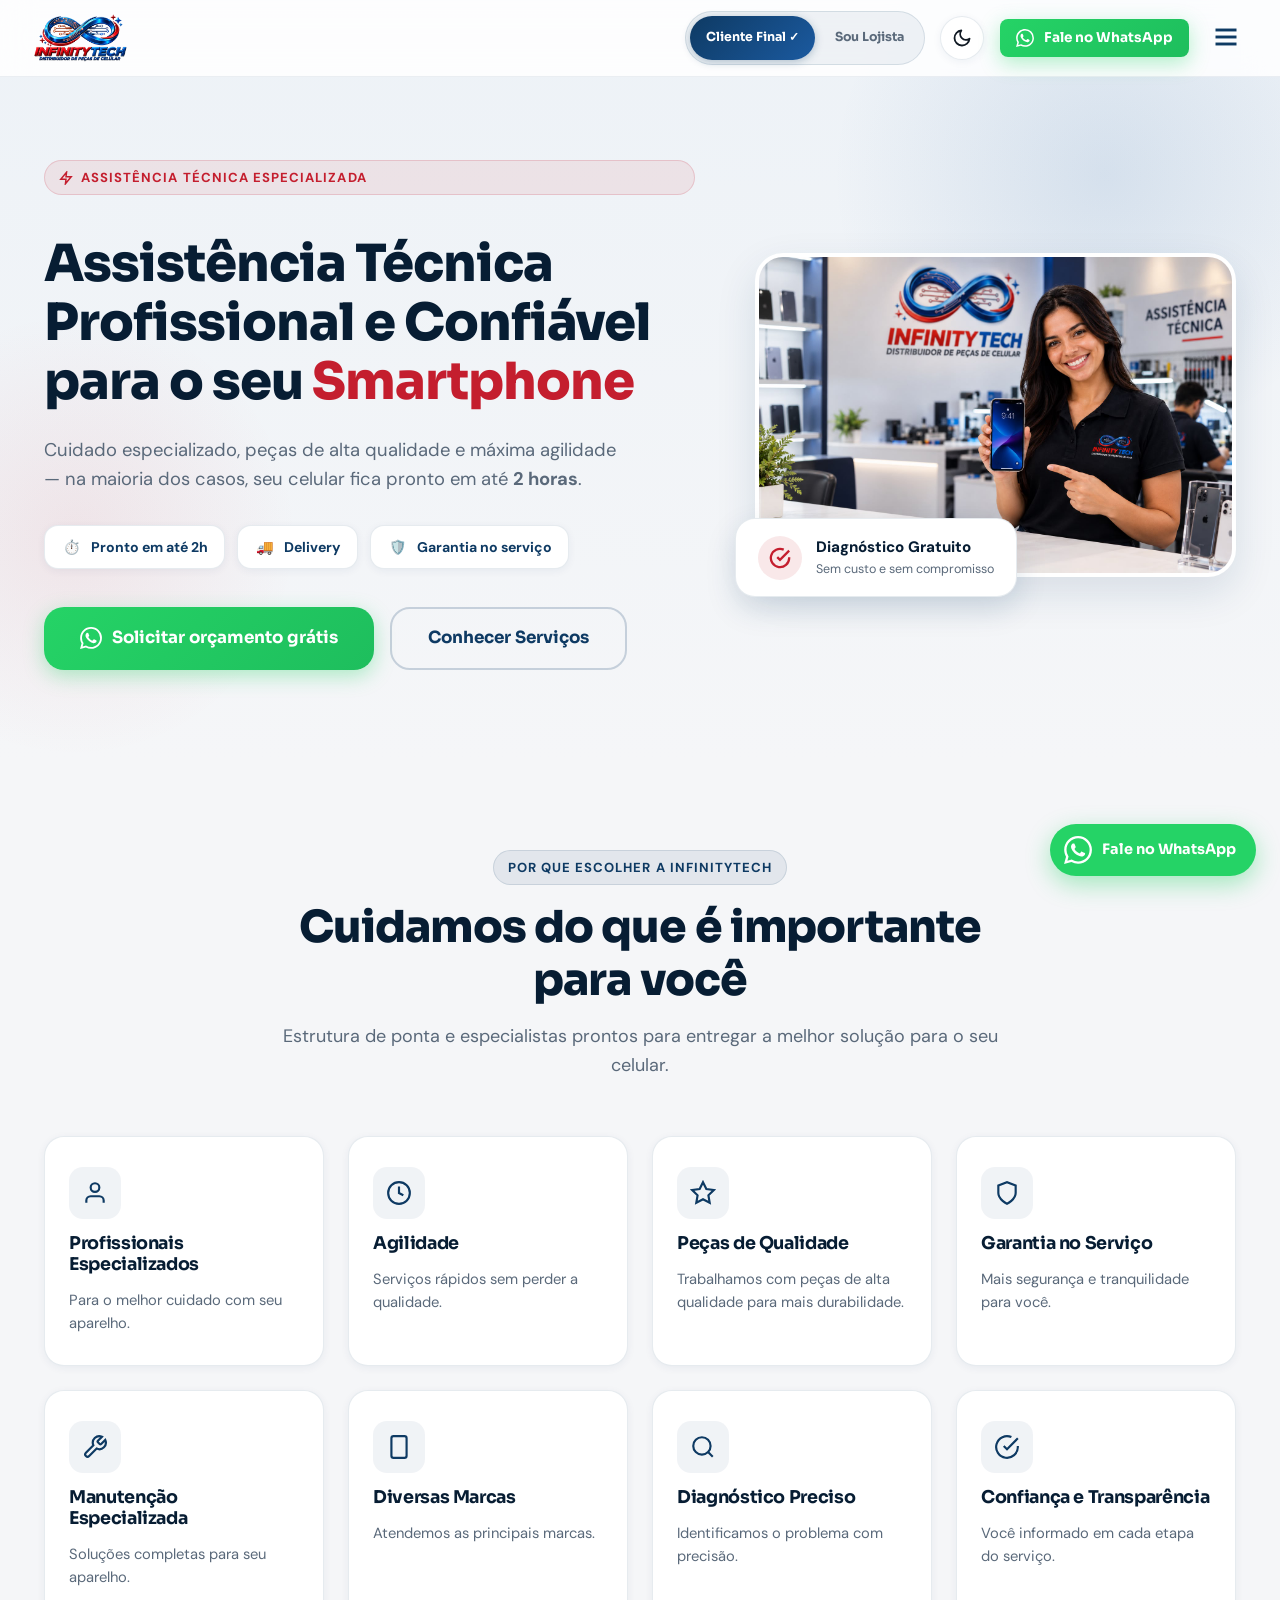
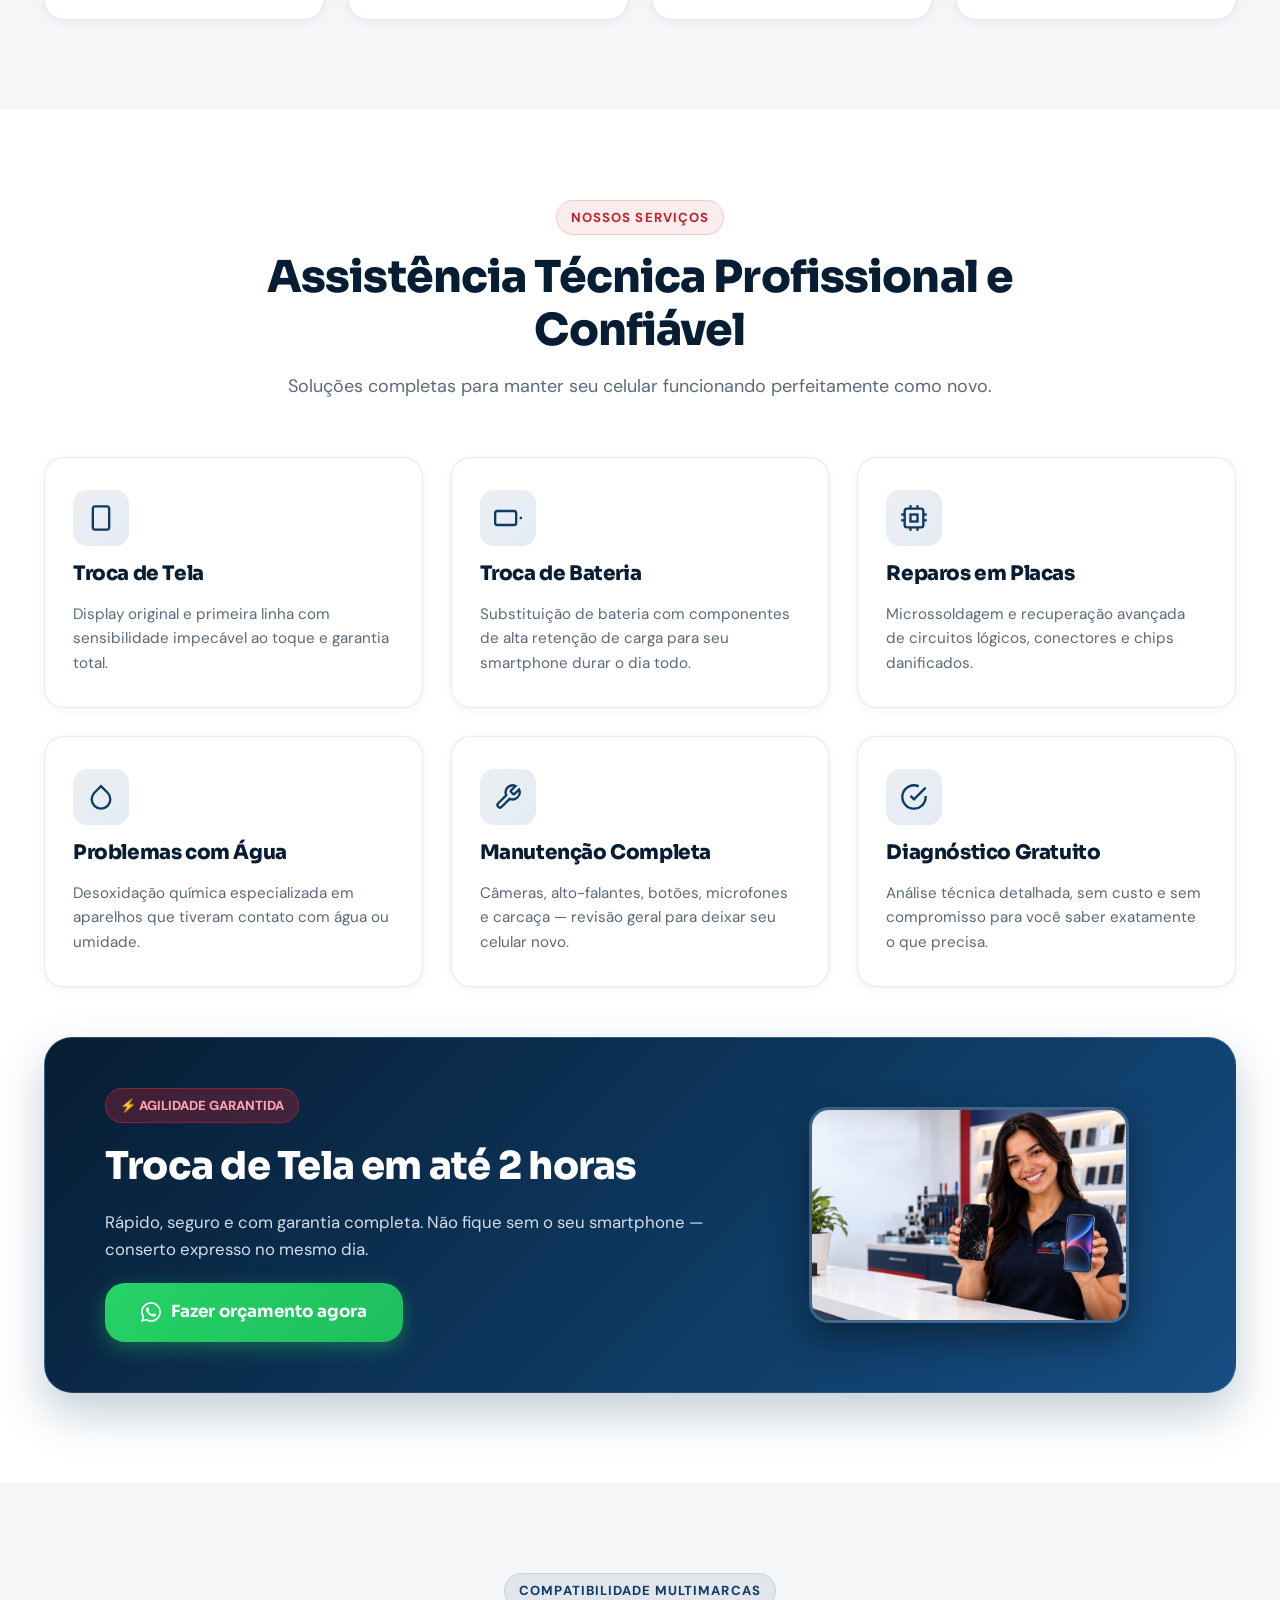
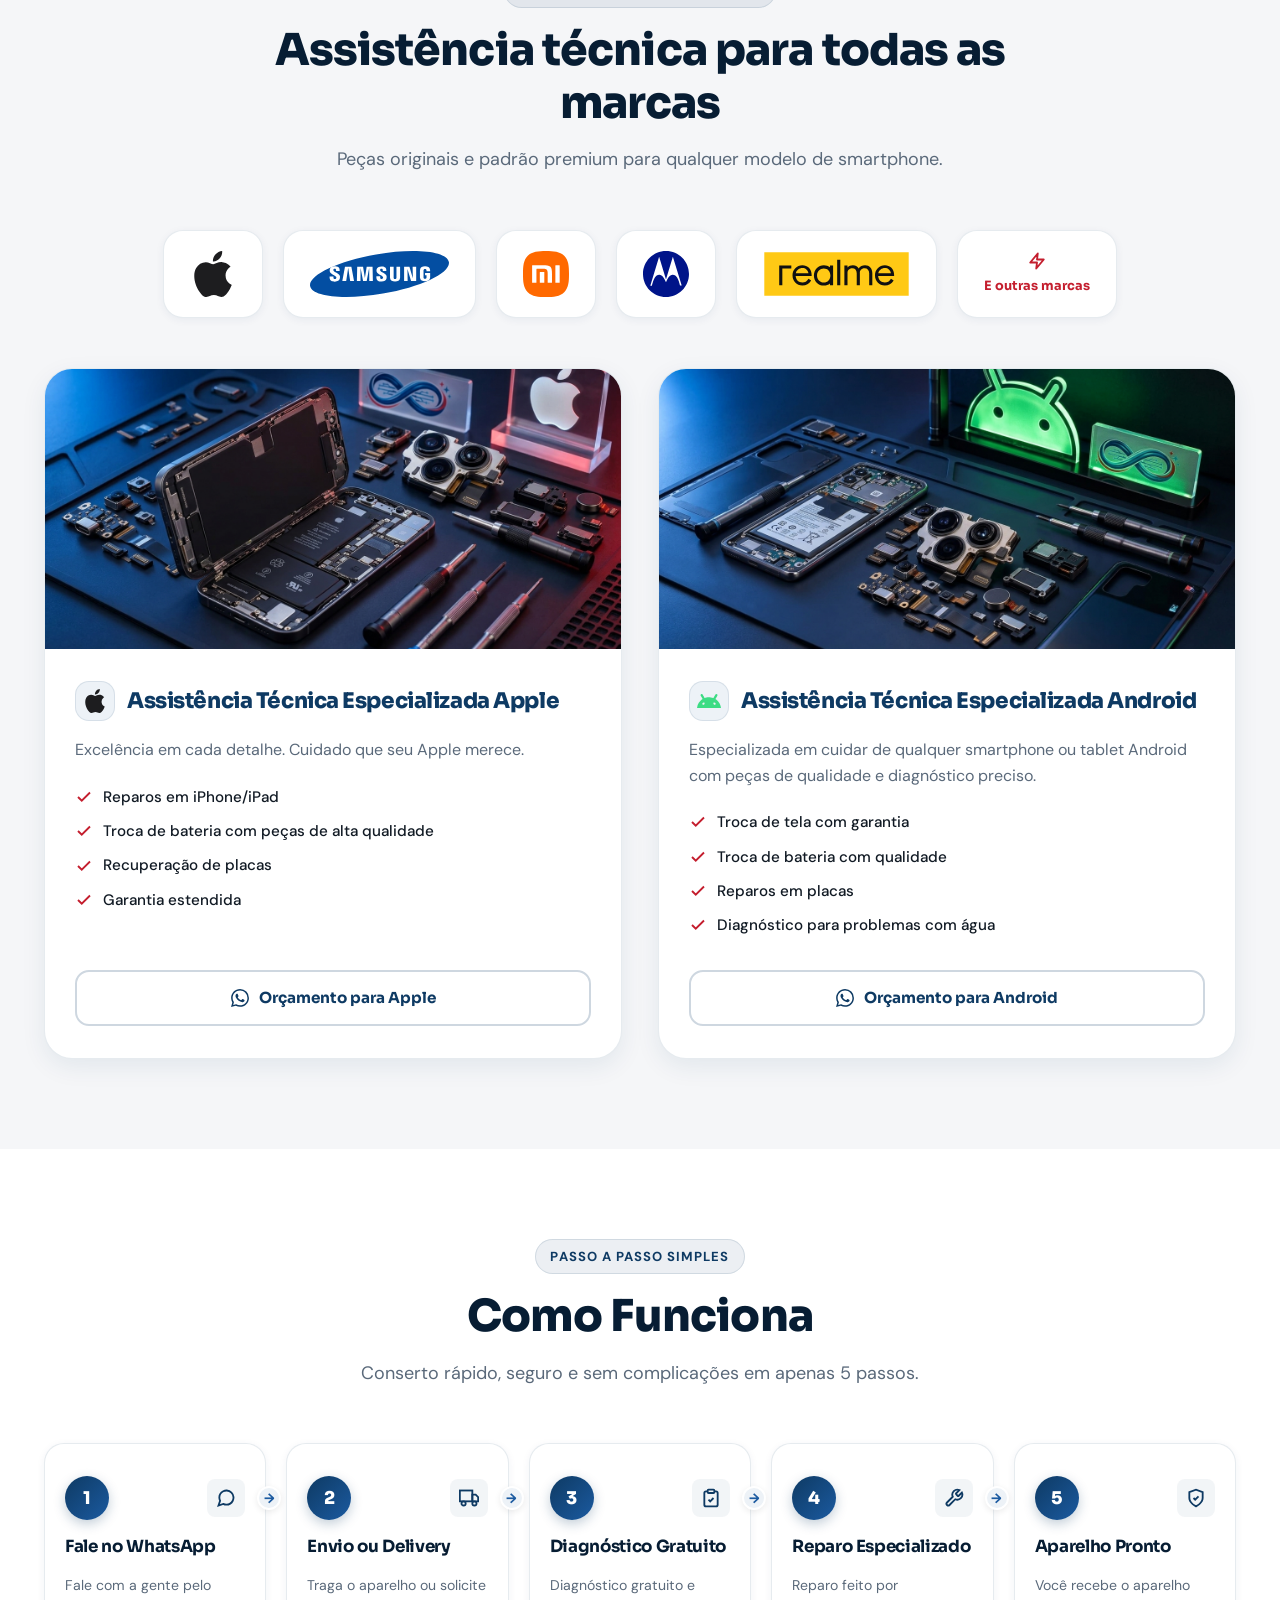
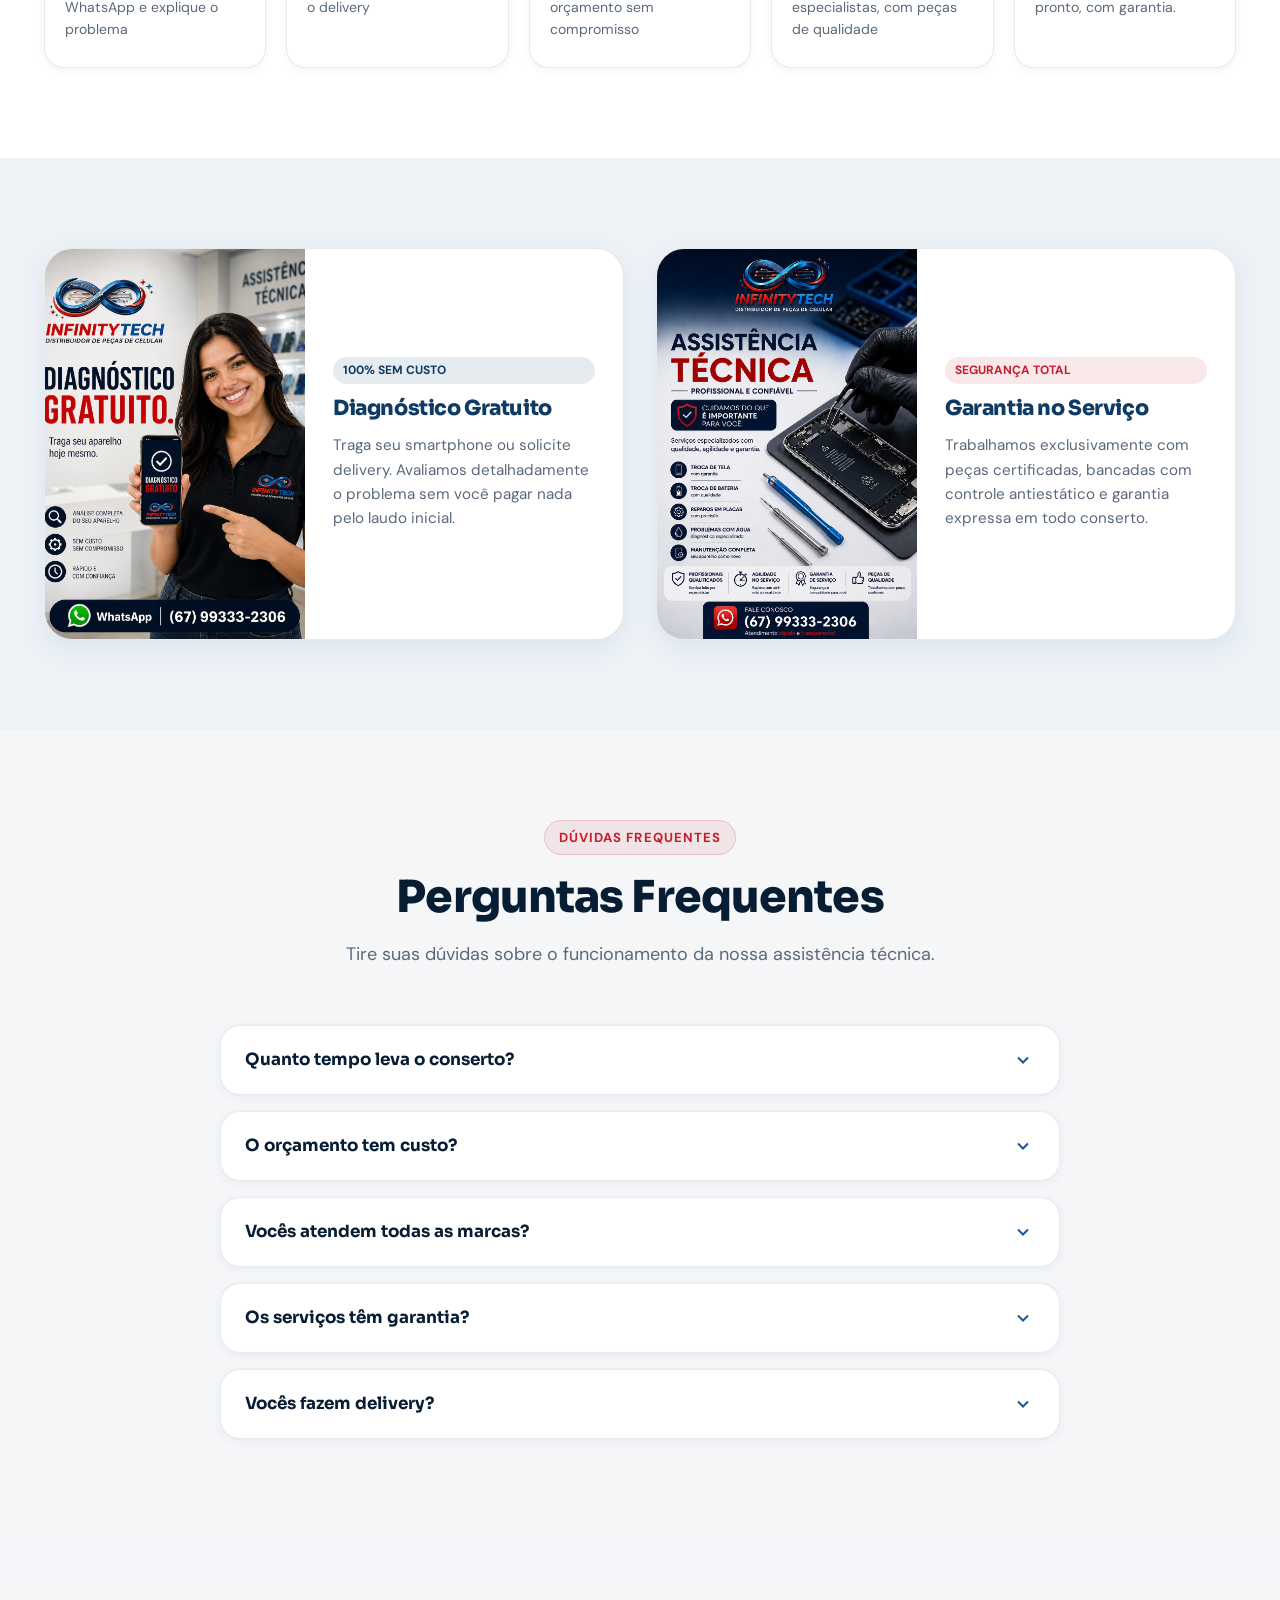
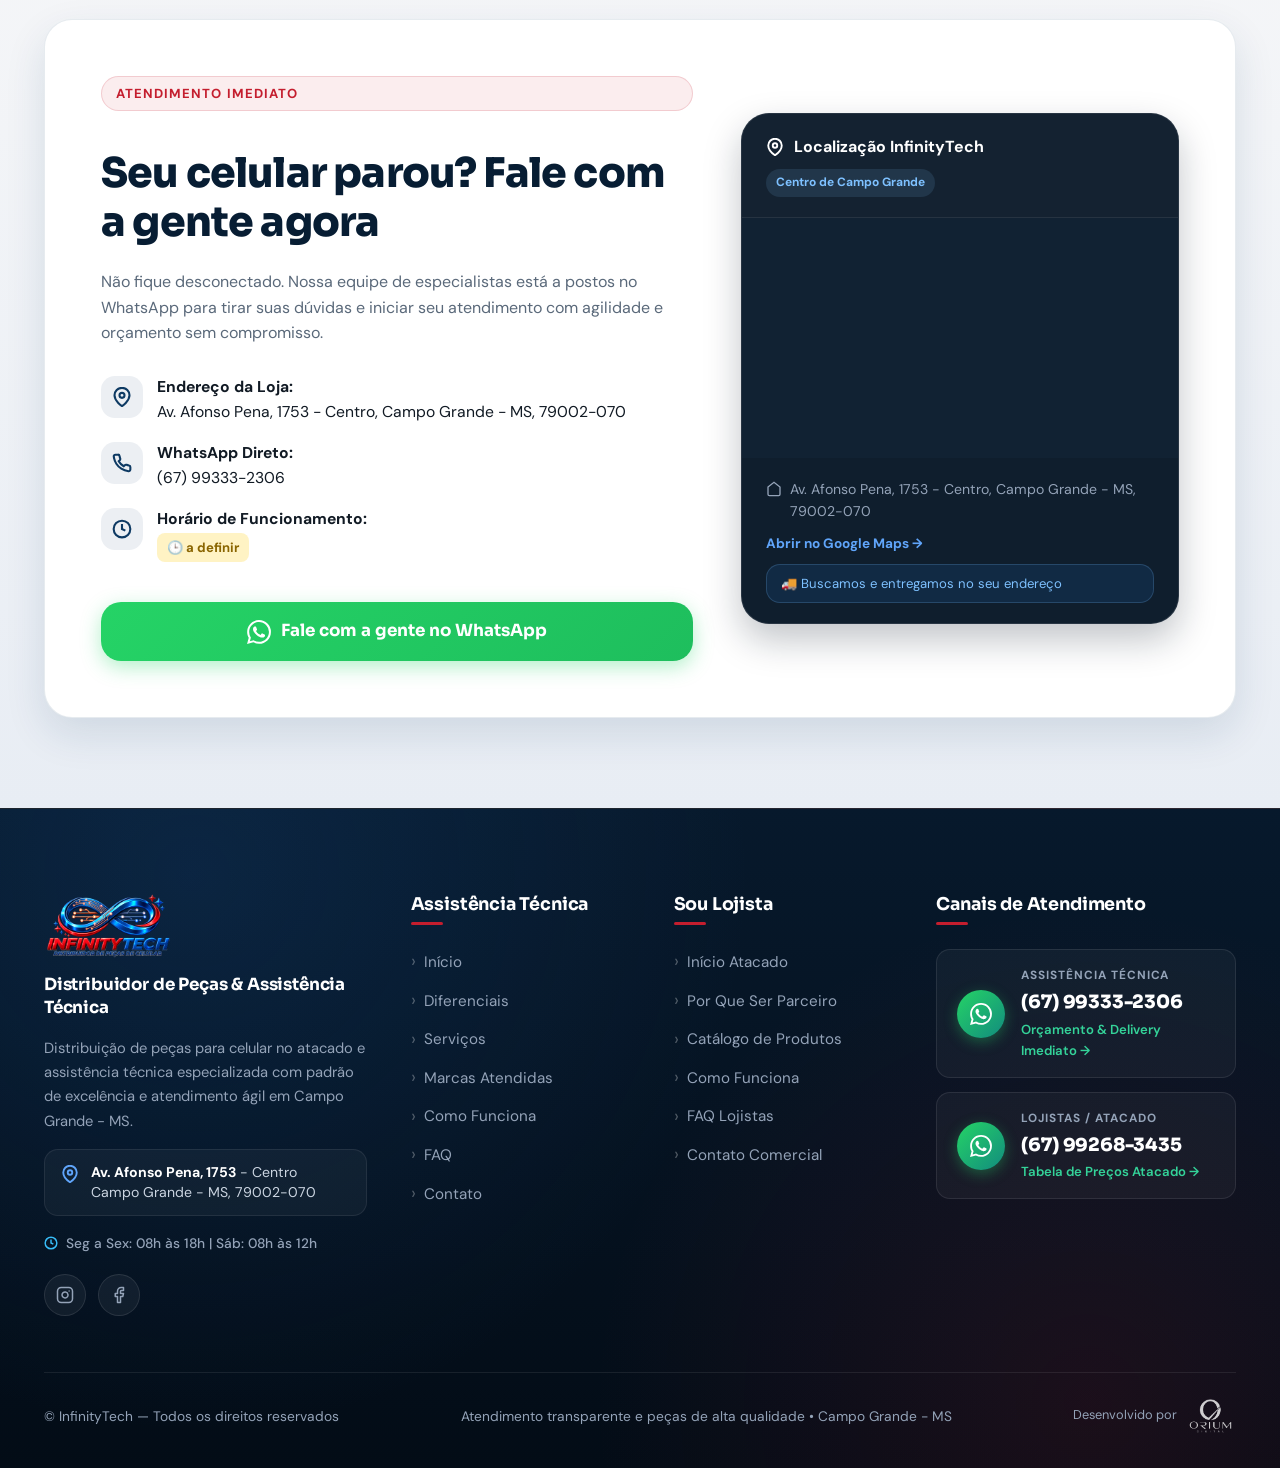
<file: assistencia-tecnica.html>
<!DOCTYPE html>
<html lang="pt-BR">
<head>
  <meta charset="UTF-8" />
  <meta name="viewport" content="width=device-width, initial-scale=1.0, viewport-fit=cover" />
  <title>Assistência Técnica de Celular em Campo Grande | InfinityTech</title>
  <meta name="description" content="Conserto especializado de celular em Campo Grande - MS (Apple iPhone, Samsung, Xiaomi, Motorola). Troca de tela e bateria em até 2h, diagnóstico gratuito, peças de qualidade, garantia e delivery leva-e-traz." />
  
  <!-- Open Graph / SEO -->
  <meta property="og:type" content="website" />
  <meta property="og:title" content="Assistência Técnica de Celular em Campo Grande | InfinityTech" />
  <meta property="og:description" content="Conserto rápido de celular em até 2h com peças de alta qualidade, garantia e delivery leva-e-traz em Campo Grande - MS." />
  <meta property="og:image" content="img/logo.png" />
  
  <!-- Favicon -->
  <link rel="icon" type="image/png" href="img/favicon.png" />
  
  <!-- Google Fonts -->
  <link rel="preconnect" href="https://fonts.googleapis.com" />
  <link rel="preconnect" href="https://fonts.gstatic.com" crossorigin />
  <link href="https://fonts.googleapis.com/css2?family=DM+Sans:ital,opsz,wght@0,9..40,100..1000;1,9..40,100..1000&family=Sora:wght@400;500;600;700;800&display=swap" rel="stylesheet" />
  
  <!-- CSS -->
  <link rel="stylesheet" href="css/main.css" />
  <link rel="stylesheet" href="css/assistencia.css" />

  <!-- Anti-FOUC Theme Script -->
  <script>
    (function() {
      var saved = localStorage.getItem('infinitytech-theme');
      var theme = saved || 'light';
      document.documentElement.setAttribute('data-theme', theme);
    })();
  </script>
</head>
<body>

  <!-- ==========================================================================
       HEADER FIXO COM SELETOR DE TRILHA E CTA
       ========================================================================== -->
  <header class="header">
    <div class="container header-container">
      <a href="index.html" class="logo-link" title="Voltar ao início">
        <img src="img/logo.png" alt="InfinityTech Logo" class="logo-img" width="720" height="360" />
      </a>

      <!-- Menu Principal -->
      <nav>
        <ul class="nav-menu">
          <li><a href="#hero" class="nav-link">Início</a></li>
          <li><a href="#diferenciais" class="nav-link">Diferenciais</a></li>
          <li><a href="#servicos" class="nav-link">Serviços</a></li>
          <li><a href="#marcas" class="nav-link">Marcas</a></li>
          <li><a href="#como-funciona" class="nav-link">Como Funciona</a></li>
          <li><a href="#faq" class="nav-link">FAQ</a></li>
          <li><a href="#contato" class="nav-link">Contato</a></li>
        </ul>
      </nav>

      <!-- Ações do Header -->
      <div class="header-actions">
        <!-- Seletor de Trilha -->
        <div class="track-selector">
          <span class="track-btn active">Cliente Final ✓</span>
          <a href="cadastro-lojista.html" class="track-btn" title="Ir para área de Lojistas">Sou Lojista</a>
        </div>

        <!-- Botão Alternador de Tema -->
        <button class="theme-toggle" aria-label="Alternar tema claro/escuro" title="Alternar tema">
          <svg class="icon-moon" viewBox="0 0 24 24" fill="none" stroke="currentColor" stroke-width="2.2" stroke-linecap="round" stroke-linejoin="round">
            <path d="M21 12.79A9 9 0 1 1 11.21 3 7 7 0 0 0 21 12.79z"></path>
          </svg>
          <svg class="icon-sun" viewBox="0 0 24 24" fill="none" stroke="currentColor" stroke-width="2.2" stroke-linecap="round" stroke-linejoin="round">
            <circle cx="12" cy="12" r="5"></circle>
            <line x1="12" y1="1" x2="12" y2="3"></line>
            <line x1="12" y1="21" x2="12" y2="23"></line>
            <line x1="4.22" y1="4.22" x2="5.64" y2="5.64"></line>
            <line x1="18.36" y1="18.36" x2="19.78" y2="19.78"></line>
            <line x1="1" y1="12" x2="3" y2="12"></line>
            <line x1="21" y1="12" x2="23" y2="12"></line>
            <line x1="4.22" y1="19.78" x2="5.64" y2="18.36"></line>
            <line x1="18.36" y1="5.64" x2="19.78" y2="4.22"></line>
          </svg>
        </button>

        <!-- Botão CTA WhatsApp -->
        <a href="https://wa.me/5567993332306?text=Ol%C3%A1%2C+gostaria+de+solicitar+um+or%C3%A7amento+para+o+meu+smartphone." target="_blank" rel="noopener noreferrer" class="btn btn-whatsapp btn-sm">
          <svg width="18" height="18" viewBox="0 0 24 24" fill="currentColor"><path d="M17.472 14.382c-.297-.149-1.758-.867-2.03-.967-.273-.099-.471-.148-.67.15-.197.297-.767.966-.94 1.164-.173.199-.347.223-.644.075-.297-.15-1.255-.463-2.39-1.475-.883-.788-1.48-1.761-1.653-2.059-.173-.297-.018-.458.13-.606.134-.133.298-.347.446-.52.149-.174.198-.298.298-.497.099-.198.05-.371-.025-.52-.075-.149-.669-1.612-.916-2.207-.242-.579-.487-.5-.669-.51-.173-.008-.371-.01-.57-.01-.198 0-.52.074-.792.372-.272.297-1.04 1.016-1.04 2.479 0 1.462 1.065 2.875 1.213 3.074.149.198 2.096 3.2 5.077 4.487.709.306 1.262.489 1.694.625.712.227 1.36.195 1.871.118.571-.085 1.758-.719 2.006-1.413.248-.694.248-1.289.173-1.413-.074-.124-.272-.198-.57-.347m-5.421 7.403h-.004a9.87 9.87 0 01-5.031-1.378l-.361-.214-3.741.982.998-3.648-.235-.374a9.86 9.86 0 01-1.51-5.26c.001-5.45 4.436-9.884 9.888-9.884 2.64 0 5.122 1.03 6.988 2.898a9.825 9.825 0 012.893 6.994c-.003 5.45-4.437 9.884-9.885 9.884m8.413-18.297A11.815 11.815 0 0012.05 0C5.495 0 .16 5.335.157 11.892c0 2.096.547 4.142 1.588 5.945L.057 24l6.305-1.654a11.882 11.882 0 005.683 1.448h.005c6.554 0 11.89-5.335 11.893-11.893a11.821 11.821 0 00-3.48-8.413Z"/></svg>
          <span>Fale no WhatsApp</span>
        </a>

        <!-- Botão Menu Mobile -->
        <button class="mobile-toggle" aria-label="Abrir Menu de Navegação">
          <svg viewBox="0 0 24 24" fill="none" stroke="currentColor" stroke-width="2.5"><line x1="3" y1="12" x2="21" y2="12"></line><line x1="3" y1="6" x2="21" y2="6"></line><line x1="3" y1="18" x2="21" y2="18"></line></svg>
        </button>
      </div>
    </div>
  </header>

  <!-- Menu Mobile Drawer -->
  <div class="mobile-nav">
    <div style="display: flex; align-items: center; justify-content: space-between; margin-bottom: 12px; gap: 8px;">
      <div class="track-selector" style="flex: 1; justify-content: center;">
        <span class="track-btn active">Cliente Final ✓</span>
        <a href="cadastro-lojista.html" class="track-btn">Sou Lojista</a>
      </div>
      <button class="theme-toggle" aria-label="Alternar tema claro/escuro" title="Alternar tema">
        <svg class="icon-moon" viewBox="0 0 24 24" fill="none" stroke="currentColor" stroke-width="2.2" stroke-linecap="round" stroke-linejoin="round"><path d="M21 12.79A9 9 0 1 1 11.21 3 7 7 0 0 0 21 12.79z"></path></svg>
        <svg class="icon-sun" viewBox="0 0 24 24" fill="none" stroke="currentColor" stroke-width="2.2" stroke-linecap="round" stroke-linejoin="round"><circle cx="12" cy="12" r="5"></circle><line x1="12" y1="1" x2="12" y2="3"></line><line x1="12" y1="21" x2="12" y2="23"></line><line x1="4.22" y1="4.22" x2="5.64" y2="5.64"></line><line x1="18.36" y1="18.36" x2="19.78" y2="19.78"></line><line x1="1" y1="12" x2="3" y2="12"></line><line x1="21" y1="12" x2="23" y2="12"></line><line x1="4.22" y1="19.78" x2="5.64" y2="18.36"></line><line x1="18.36" y1="5.64" x2="19.78" y2="4.22"></line></svg>
      </button>
    </div>
    <ul class="mobile-nav-links">
      <li><a href="#hero">Início</a></li>
      <li><a href="#diferenciais">Diferenciais</a></li>
      <li><a href="#servicos">Serviços</a></li>
      <li><a href="#marcas">Marcas</a></li>
      <li><a href="#como-funciona">Como Funciona</a></li>
      <li><a href="#faq">FAQ</a></li>
      <li><a href="#contato">Contato</a></li>
    </ul>
    <a href="https://wa.me/5567993332306?text=Ol%C3%A1%2C+gostaria+de+solicitar+um+or%C3%A7amento+para+o+meu+smartphone." target="_blank" rel="noopener noreferrer" class="btn btn-whatsapp btn-sm" style="width: 100%; margin-top: 10px;">
      <svg width="18" height="18" viewBox="0 0 24 24" fill="currentColor"><path d="M17.472 14.382c-.297-.149-1.758-.867-2.03-.967-.273-.099-.471-.148-.67.15-.197.297-.767.966-.94 1.164-.173.199-.347.223-.644.075-.297-.15-1.255-.463-2.39-1.475-.883-.788-1.48-1.761-1.653-2.059-.173-.297-.018-.458.13-.606.134-.133.298-.347.446-.52.149-.174.198-.298.298-.497.099-.198.05-.371-.025-.52-.075-.149-.669-1.612-.916-2.207-.242-.579-.487-.5-.669-.51-.173-.008-.371-.01-.57-.01-.198 0-.52.074-.792.372-.272.297-1.04 1.016-1.04 2.479 0 1.462 1.065 2.875 1.213 3.074.149.198 2.096 3.2 5.077 4.487.709.306 1.262.489 1.694.625.712.227 1.36.195 1.871.118.571-.085 1.758-.719 2.006-1.413.248-.694.248-1.289.173-1.413-.074-.124-.272-.198-.57-.347m-5.421 7.403h-.004a9.87 9.87 0 01-5.031-1.378l-.361-.214-3.741.982.998-3.648-.235-.374a9.86 9.86 0 01-1.51-5.26c.001-5.45 4.436-9.884 9.888-9.884 2.64 0 5.122 1.03 6.988 2.898a9.825 9.825 0 012.893 6.994c-.003 5.45-4.437 9.884-9.885 9.884m8.413-18.297A11.815 11.815 0 0012.05 0C5.495 0 .16 5.335.157 11.892c0 2.096.547 4.142 1.588 5.945L.057 24l6.305-1.654a11.882 11.882 0 005.683 1.448h.005c6.554 0 11.89-5.335 11.893-11.893a11.821 11.821 0 00-3.48-8.413Z"/></svg>
      <span>WhatsApp (67) 99333-2306</span>
    </a>
  </div>

  <!-- ==========================================================================
       HERO SECTION
       ========================================================================== -->
  <section id="hero" class="hero-b2c">
    <div class="container">
      <div class="hero-b2c-grid">
        
        <!-- Conteúdo do Hero -->
        <div class="hero-b2c-content reveal">
          <span class="section-tag tag-accent">
            <svg width="14" height="14" viewBox="0 0 24 24" fill="none" stroke="currentColor" stroke-width="2.5"><polygon points="13 2 3 14 12 14 11 22 21 10 12 10 13 2"></polygon></svg>
            Assistência Técnica Especializada
          </span>

          <h1 class="hero-title">
            Assistência Técnica Profissional e Confiável para o seu <span class="highlight">Smartphone</span>
          </h1>

          <p class="hero-subtitle">
            Cuidado especializado, peças de alta qualidade e máxima agilidade — na maioria dos casos, seu celular fica pronto em até <strong>2 horas</strong>.
          </p>

          <!-- 3 Badges em Linha -->
          <div class="hero-badges-row">
            <div class="hero-badge-item">
              <span class="hero-badge-icon">⏱️</span>
              <span>Pronto em até 2h</span>
            </div>
            <div class="hero-badge-item">
              <span class="hero-badge-icon">🚚</span>
              <span>Delivery</span>
            </div>
            <div class="hero-badge-item">
              <span class="hero-badge-icon">🛡️</span>
              <span>Garantia no serviço</span>
            </div>
          </div>

          <!-- CTA Primário -->
          <div style="display: flex; gap: 16px; flex-wrap: wrap; margin-top: 8px;">
            <a href="https://wa.me/5567993332306" target="_blank" rel="noopener noreferrer" class="btn btn-whatsapp btn-lg">
              <svg width="22" height="22" viewBox="0 0 24 24" fill="currentColor"><path d="M17.472 14.382c-.297-.149-1.758-.867-2.03-.967-.273-.099-.471-.148-.67.15-.197.297-.767.966-.94 1.164-.173.199-.347.223-.644.075-.297-.15-1.255-.463-2.39-1.475-.883-.788-1.48-1.761-1.653-2.059-.173-.297-.018-.458.13-.606.134-.133.298-.347.446-.52.149-.174.198-.298.298-.497.099-.198.05-.371-.025-.52-.075-.149-.669-1.612-.916-2.207-.242-.579-.487-.5-.669-.51-.173-.008-.371-.01-.57-.01-.198 0-.52.074-.792.372-.272.297-1.04 1.016-1.04 2.479 0 1.462 1.065 2.875 1.213 3.074.149.198 2.096 3.2 5.077 4.487.709.306 1.262.489 1.694.625.712.227 1.36.195 1.871.118.571-.085 1.758-.719 2.006-1.413.248-.694.248-1.289.173-1.413-.074-.124-.272-.198-.57-.347m-5.421 7.403h-.004a9.87 9.87 0 01-5.031-1.378l-.361-.214-3.741.982.998-3.648-.235-.374a9.86 9.86 0 01-1.51-5.26c.001-5.45 4.436-9.884 9.888-9.884 2.64 0 5.122 1.03 6.988 2.898a9.825 9.825 0 012.893 6.994c-.003 5.45-4.437 9.884-9.885 9.884m8.413-18.297A11.815 11.815 0 0012.05 0C5.495 0 .16 5.335.157 11.892c0 2.096.547 4.142 1.588 5.945L.057 24l6.305-1.654a11.882 11.882 0 005.683 1.448h.005c6.554 0 11.89-5.335 11.893-11.893a11.821 11.821 0 00-3.48-8.413Z"/></svg>
              <span>Solicitar orçamento grátis</span>
            </a>
            <a href="#servicos" class="btn btn-outline btn-lg">
              Conhecer Serviços
            </a>
          </div>
        </div>

        <!-- Mídia do Hero (Foto Oficial) -->
        <div class="hero-b2c-media reveal reveal-delay-1">
          <div class="hero-image-card">
            <img src="img/assistecnica.jpeg" alt="Atendimento InfinityTech Assistência Técnica Especializada" width="1536" height="1024" />
          </div>

          <!-- Card Flutuante -->
          <div class="hero-floating-card">
            <div class="hero-floating-icon">
              <svg width="22" height="22" viewBox="0 0 24 24" fill="none" stroke="currentColor" stroke-width="2.5"><path d="M22 11.08V12a10 10 0 1 1-5.93-9.14"></path><polyline points="22 4 12 14.01 9 11.01"></polyline></svg>
            </div>
            <div class="hero-floating-text">
              <p class="floating-title">Diagnóstico Gratuito</p>
              <p>Sem custo e sem compromisso</p>
            </div>
          </div>
        </div>

      </div>
    </div>
  </section>

  <!-- ==========================================================================
       DIFERENCIAIS (8 ITENS)
       ========================================================================== -->
  <section id="diferenciais" class="section">
    <div class="container">
      <div class="section-title-wrap reveal">
        <span class="section-tag">Por Que Escolher a InfinityTech</span>
        <h2 class="section-title">Cuidamos do que é importante para você</h2>
        <p class="section-subtitle">Estrutura de ponta e especialistas prontos para entregar a melhor solução para o seu celular.</p>
      </div>

      <div class="differentials-grid">
        <!-- 1 -->
        <div class="diff-card reveal">
          <div class="diff-icon-wrap">
            <svg width="26" height="26" viewBox="0 0 24 24" fill="none" stroke="currentColor" stroke-width="2"><path d="M20 21v-2a4 4 0 0 0-4-4H8a4 4 0 0 0-4 4v2"></path><circle cx="12" cy="7" r="4"></circle></svg>
          </div>
          <h3 class="diff-title">Profissionais Especializados</h3>
          <p class="diff-text">Para o melhor cuidado com seu aparelho.</p>
        </div>

        <!-- 2 -->
        <div class="diff-card reveal reveal-delay-1">
          <div class="diff-icon-wrap">
            <svg width="26" height="26" viewBox="0 0 24 24" fill="none" stroke="currentColor" stroke-width="2"><circle cx="12" cy="12" r="10"></circle><polyline points="12 6 12 12 16 14"></polyline></svg>
          </div>
          <h3 class="diff-title">Agilidade</h3>
          <p class="diff-text">Serviços rápidos sem perder a qualidade.</p>
        </div>

        <!-- 3 -->
        <div class="diff-card reveal reveal-delay-2">
          <div class="diff-icon-wrap">
            <svg width="26" height="26" viewBox="0 0 24 24" fill="none" stroke="currentColor" stroke-width="2"><polygon points="12 2 15.09 8.26 22 9.27 17 14.14 18.18 21.02 12 17.77 5.82 21.02 7 14.14 2 9.27 8.91 8.26 12 2"></polygon></svg>
          </div>
          <h3 class="diff-title">Peças de Qualidade</h3>
          <p class="diff-text">Trabalhamos com peças de alta qualidade para mais durabilidade.</p>
        </div>

        <!-- 4 -->
        <div class="diff-card reveal reveal-delay-3">
          <div class="diff-icon-wrap">
            <svg width="26" height="26" viewBox="0 0 24 24" fill="none" stroke="currentColor" stroke-width="2"><path d="M12 22s8-4 8-10V5l-8-3-8 3v7c0 6 8 10 8 10z"></path></svg>
          </div>
          <h3 class="diff-title">Garantia no Serviço</h3>
          <p class="diff-text">Mais segurança e tranquilidade para você.</p>
        </div>

        <!-- 5 -->
        <div class="diff-card reveal">
          <div class="diff-icon-wrap">
            <svg width="26" height="26" viewBox="0 0 24 24" fill="none" stroke="currentColor" stroke-width="2"><path d="M14.7 6.3a1 1 0 0 0 0 1.4l1.6 1.6a1 1 0 0 0 1.4 0l3.77-3.77a6 6 0 0 1-7.94 7.94l-6.91 6.91a2.12 2.12 0 0 1-3-3l6.91-6.91a6 6 0 0 1 7.94-7.94l-3.76 3.76z"/></svg>
          </div>
          <h3 class="diff-title">Manutenção Especializada</h3>
          <p class="diff-text">Soluções completas para seu aparelho.</p>
        </div>

        <!-- 6 -->
        <div class="diff-card reveal reveal-delay-1">
          <div class="diff-icon-wrap">
            <svg width="26" height="26" viewBox="0 0 24 24" fill="none" stroke="currentColor" stroke-width="2"><rect x="5" y="2" width="14" height="20" rx="2" ry="2"></rect><line x1="12" y1="18" x2="12.01" y2="18"></line></svg>
          </div>
          <h3 class="diff-title">Diversas Marcas</h3>
          <p class="diff-text">Atendemos as principais marcas.</p>
        </div>

        <!-- 7 -->
        <div class="diff-card reveal reveal-delay-2">
          <div class="diff-icon-wrap">
            <svg width="26" height="26" viewBox="0 0 24 24" fill="none" stroke="currentColor" stroke-width="2"><circle cx="11" cy="11" r="8"></circle><line x1="21" y1="21" x2="16.65" y2="16.65"></line></svg>
          </div>
          <h3 class="diff-title">Diagnóstico Preciso</h3>
          <p class="diff-text">Identificamos o problema com precisão.</p>
        </div>

        <!-- 8 -->
        <div class="diff-card reveal reveal-delay-3">
          <div class="diff-icon-wrap">
            <svg width="26" height="26" viewBox="0 0 24 24" fill="none" stroke="currentColor" stroke-width="2"><path d="M22 11.08V12a10 10 0 1 1-5.93-9.14"></path><polyline points="22 4 12 14.01 9 11.01"></polyline></svg>
          </div>
          <h3 class="diff-title">Confiança e Transparência</h3>
          <p class="diff-text">Você informado em cada etapa do serviço.</p>
        </div>
      </div>
    </div>
  </section>

  <!-- ==========================================================================
       SERVIÇOS DE ASSISTÊNCIA + BANNER DESTAQUE
       ========================================================================== -->
  <section id="servicos" class="section" style="background: var(--bg-card);">
    <div class="container">
      <div class="section-title-wrap reveal">
        <span class="section-tag tag-accent">Nossos Serviços</span>
        <h2 class="section-title">Assistência Técnica Profissional e Confiável</h2>
        <p class="section-subtitle">Soluções completas para manter seu celular funcionando perfeitamente como novo.</p>
      </div>

      <!-- Grid de 6 Serviços -->
      <div class="services-grid">
        <!-- 1 -->
        <div class="service-card reveal">
          <div class="service-icon-box">
            <svg width="28" height="28" viewBox="0 0 24 24" fill="none" stroke="currentColor" stroke-width="2"><rect x="5" y="2" width="14" height="20" rx="2" ry="2"></rect><line x1="12" y1="18" x2="12.01" y2="18"></line></svg>
          </div>
          <h3 class="service-name">Troca de Tela</h3>
          <p class="service-desc">Display original e primeira linha com sensibilidade impecável ao toque e garantia total.</p>
        </div>

        <!-- 2 -->
        <div class="service-card reveal reveal-delay-1">
          <div class="service-icon-box">
            <svg width="28" height="28" viewBox="0 0 24 24" fill="none" stroke="currentColor" stroke-width="2"><rect x="1" y="6" width="18" height="12" rx="2"></rect><line x1="23" y1="13" x2="23" y2="11"></line></svg>
          </div>
          <h3 class="service-name">Troca de Bateria</h3>
          <p class="service-desc">Substituição de bateria com componentes de alta retenção de carga para seu smartphone durar o dia todo.</p>
        </div>

        <!-- 3 -->
        <div class="service-card reveal reveal-delay-2">
          <div class="service-icon-box">
            <svg width="28" height="28" viewBox="0 0 24 24" fill="none" stroke="currentColor" stroke-width="2"><rect x="4" y="4" width="16" height="16" rx="2"></rect><rect x="9" y="9" width="6" height="6"></rect><line x1="9" y1="1" x2="9" y2="4"></line><line x1="15" y1="1" x2="15" y2="4"></line><line x1="9" y1="20" x2="9" y2="23"></line><line x1="15" y1="20" x2="15" y2="23"></line><line x1="20" y1="9" x2="23" y2="9"></line><line x1="20" y1="14" x2="23" y2="14"></line><line x1="1" y1="9" x2="4" y2="9"></line><line x1="1" y1="14" x2="4" y2="14"></line></svg>
          </div>
          <h3 class="service-name">Reparos em Placas</h3>
          <p class="service-desc">Microssoldagem e recuperação avançada de circuitos lógicos, conectores e chips danificados.</p>
        </div>

        <!-- 4 -->
        <div class="service-card reveal">
          <div class="service-icon-box">
            <svg width="28" height="28" viewBox="0 0 24 24" fill="none" stroke="currentColor" stroke-width="2"><path d="M12 2.69l5.66 5.66a8 8 0 1 1-11.31 0z"></path></svg>
          </div>
          <h3 class="service-name">Problemas com Água</h3>
          <p class="service-desc">Desoxidação química especializada em aparelhos que tiveram contato com água ou umidade.</p>
        </div>

        <!-- 5 -->
        <div class="service-card reveal reveal-delay-1">
          <div class="service-icon-box">
            <svg width="28" height="28" viewBox="0 0 24 24" fill="none" stroke="currentColor" stroke-width="2"><path d="M14.7 6.3a1 1 0 0 0 0 1.4l1.6 1.6a1 1 0 0 0 1.4 0l3.77-3.77a6 6 0 0 1-7.94 7.94l-6.91 6.91a2.12 2.12 0 0 1-3-3l6.91-6.91a6 6 0 0 1 7.94-7.94l-3.76 3.76z"/></svg>
          </div>
          <h3 class="service-name">Manutenção Completa</h3>
          <p class="service-desc">Câmeras, alto-falantes, botões, microfones e carcaça — revisão geral para deixar seu celular novo.</p>
        </div>

        <!-- 6 -->
        <div class="service-card reveal reveal-delay-2">
          <div class="service-icon-box">
            <svg width="28" height="28" viewBox="0 0 24 24" fill="none" stroke="currentColor" stroke-width="2"><path d="M22 11.08V12a10 10 0 1 1-5.93-9.14"></path><polyline points="22 4 12 14.01 9 11.01"></polyline></svg>
          </div>
          <h3 class="service-name">Diagnóstico Gratuito</h3>
          <p class="service-desc">Análise técnica detalhada, sem custo e sem compromisso para você saber exatamente o que precisa.</p>
        </div>
      </div>

      <!-- Banner de Destaque: Troca de Tela 2h -->
      <div class="service-feature-banner reveal">
        <div class="service-banner-inner">
          <div class="service-banner-content">
            <span class="service-banner-badge">⚡ Agilidade Garantida</span>
            <h3 class="service-banner-title">Troca de Tela em até 2 horas</h3>
            <p class="service-banner-desc">Rápido, seguro e com garantia completa. Não fique sem o seu smartphone — conserto expresso no mesmo dia.</p>
            <div>
              <a href="https://wa.me/5567993332306?text=Ol%C3%A1%2C+preciso+trocar+a+tela+do+meu+celular+com+urg%C3%AAncia." target="_blank" rel="noopener noreferrer" class="btn btn-whatsapp btn-lg">
                <svg width="20" height="20" viewBox="0 0 24 24" fill="currentColor"><path d="M17.472 14.382c-.297-.149-1.758-.867-2.03-.967-.273-.099-.471-.148-.67.15-.197.297-.767.966-.94 1.164-.173.199-.347.223-.644.075-.297-.15-1.255-.463-2.39-1.475-.883-.788-1.48-1.761-1.653-2.059-.173-.297-.018-.458.13-.606.134-.133.298-.347.446-.52.149-.174.198-.298.298-.497.099-.198.05-.371-.025-.52-.075-.149-.669-1.612-.916-2.207-.242-.579-.487-.5-.669-.51-.173-.008-.371-.01-.57-.01-.198 0-.52.074-.792.372-.272.297-1.04 1.016-1.04 2.479 0 1.462 1.065 2.875 1.213 3.074.149.198 2.096 3.2 5.077 4.487.709.306 1.262.489 1.694.625.712.227 1.36.195 1.871.118.571-.085 1.758-.719 2.006-1.413.248-.694.248-1.289.173-1.413-.074-.124-.272-.198-.57-.347m-5.421 7.403h-.004a9.87 9.87 0 01-5.031-1.378l-.361-.214-3.741.982.998-3.648-.235-.374a9.86 9.86 0 01-1.51-5.26c.001-5.45 4.436-9.884 9.888-9.884 2.64 0 5.122 1.03 6.988 2.898a9.825 9.825 0 012.893 6.994c-.003 5.45-4.437 9.884-9.885 9.884m8.413-18.297A11.815 11.815 0 0012.05 0C5.495 0 .16 5.335.157 11.892c0 2.096.547 4.142 1.588 5.945L.057 24l6.305-1.654a11.882 11.882 0 005.683 1.448h.005c6.554 0 11.89-5.335 11.893-11.893a11.821 11.821 0 00-3.48-8.413Z"/></svg>
                <span>Fazer orçamento agora</span>
              </a>
            </div>
          </div>

          <div class="service-banner-media">
            <div class="service-banner-img-wrap">
              <img src="img/trocadetela.jpeg" alt="Troca de Tela em até 2 horas na InfinityTech" width="1536" height="1024" loading="lazy" decoding="async" />
            </div>
          </div>
        </div>
      </div>

    </div>
  </section>

  <!-- ==========================================================================
       MARCAS ATENDIDAS & VITRINE DESTAQUE
       ========================================================================== -->
  <section id="marcas" class="section">
    <div class="container">
      <div class="section-title-wrap reveal">
        <span class="section-tag">Compatibilidade Multimarcas</span>
        <h2 class="section-title">Assistência técnica para todas as marcas</h2>
        <p class="section-subtitle">Peças originais e padrão premium para qualquer modelo de smartphone.</p>
      </div>

      <!-- Marquee de Logos de Marcas -->
      <div class="brands-marquee reveal">
        <span class="brand-logo-tile">
          <img src="img/brand-apple.svg" alt="Apple" />
        </span>
        <span class="brand-logo-tile">
          <img src="img/brand-samsung.svg" alt="Samsung" />
        </span>
        <span class="brand-logo-tile">
          <img src="img/brand-xiaomi.svg" alt="Xiaomi" />
        </span>
        <span class="brand-logo-tile">
          <img src="img/brand-motorola.svg" alt="Motorola" />
        </span>
        <span class="brand-logo-tile">
          <img src="img/brand-realme.svg" alt="Realme" />
        </span>
        <span class="brand-logo-tile brand-tile-more">
          <svg width="18" height="18" viewBox="0 0 24 24" fill="none" stroke="currentColor" stroke-width="2.5" stroke-linecap="round" stroke-linejoin="round"><path d="M13 2L3 14h9l-1 8 10-12h-9l1-8z"/></svg>
          <span>E outras marcas</span>
        </span>
      </div>

      <!-- 2 Cards Grandes de Destaque com Artes Oficiais -->
      <div class="brands-showcase-grid">
        
        <!-- Card Apple -->
        <div class="brand-card-featured reveal">
          <div class="brand-card-image">
            <img src="img/assistencia-apple.jpg" alt="Assistência Técnica Especializada Apple" width="1280" height="720" loading="lazy" decoding="async" />
          </div>
          <div class="brand-card-body">
            <div class="brand-card-header">
              <span class="brand-card-icon">
                <img src="img/brand-apple.svg" alt="Apple" />
              </span>
              <h3>Assistência Técnica Especializada Apple</h3>
            </div>
            <p class="brand-card-desc">
              Excelência em cada detalhe. Cuidado que seu Apple merece.
            </p>
            <ul class="brand-card-list">
              <li>
                <svg viewBox="0 0 24 24" fill="none" stroke="currentColor" stroke-width="2.5"><polyline points="20 6 9 17 4 12"></polyline></svg>
                Reparos em iPhone/iPad
              </li>
              <li>
                <svg viewBox="0 0 24 24" fill="none" stroke="currentColor" stroke-width="2.5"><polyline points="20 6 9 17 4 12"></polyline></svg>
                Troca de bateria com peças de alta qualidade
              </li>
              <li>
                <svg viewBox="0 0 24 24" fill="none" stroke="currentColor" stroke-width="2.5"><polyline points="20 6 9 17 4 12"></polyline></svg>
                Recuperação de placas
              </li>
              <li>
                <svg viewBox="0 0 24 24" fill="none" stroke="currentColor" stroke-width="2.5"><polyline points="20 6 9 17 4 12"></polyline></svg>
                Garantia estendida
              </li>
            </ul>
            <a href="https://wa.me/5567993332306?text=Ol%C3%A1%2C+preciso+de+assist%C3%AAncia+especializada+para+meu+aparelho+Apple." target="_blank" rel="noopener noreferrer" class="btn btn-outline" style="margin-top: auto;">
              <svg width="18" height="18" viewBox="0 0 24 24" fill="currentColor"><path d="M17.472 14.382c-.297-.149-1.758-.867-2.03-.967-.273-.099-.471-.148-.67.15-.197.297-.767.966-.94 1.164-.173.199-.347.223-.644.075-.297-.15-1.255-.463-2.39-1.475-.883-.788-1.48-1.761-1.653-2.059-.173-.297-.018-.458.13-.606.134-.133.298-.347.446-.52.149-.174.198-.298.298-.497.099-.198.05-.371-.025-.52-.075-.149-.669-1.612-.916-2.207-.242-.579-.487-.5-.669-.51-.173-.008-.371-.01-.57-.01-.198 0-.52.074-.792.372-.272.297-1.04 1.016-1.04 2.479 0 1.462 1.065 2.875 1.213 3.074.149.198 2.096 3.2 5.077 4.487.709.306 1.262.489 1.694.625.712.227 1.36.195 1.871.118.571-.085 1.758-.719 2.006-1.413.248-.694.248-1.289.173-1.413-.074-.124-.272-.198-.57-.347m-5.421 7.403h-.004a9.87 9.87 0 01-5.031-1.378l-.361-.214-3.741.982.998-3.648-.235-.374a9.86 9.86 0 01-1.51-5.26c.001-5.45 4.436-9.884 9.888-9.884 2.64 0 5.122 1.03 6.988 2.898a9.825 9.825 0 012.893 6.994c-.003 5.45-4.437 9.884-9.885 9.884m8.413-18.297A11.815 11.815 0 0012.05 0C5.495 0 .16 5.335.157 11.892c0 2.096.547 4.142 1.588 5.945L.057 24l6.305-1.654a11.882 11.882 0 005.683 1.448h.005c6.554 0 11.89-5.335 11.893-11.893a11.821 11.821 0 00-3.48-8.413Z"/></svg>
              <span>Orçamento para Apple</span>
            </a>
          </div>
        </div>

        <!-- Card Android -->
        <div class="brand-card-featured reveal reveal-delay-1">
          <div class="brand-card-image">
            <img src="img/assistencia-android.jpg" alt="Assistência Técnica Especializada Android" width="1280" height="720" loading="lazy" decoding="async" />
          </div>
          <div class="brand-card-body">
            <div class="brand-card-header">
              <span class="brand-card-icon">
                <img src="img/brand-android.svg" alt="Android" />
              </span>
              <h3>Assistência Técnica Especializada Android</h3>
            </div>
            <p class="brand-card-desc">
              Especializada em cuidar de qualquer smartphone ou tablet Android com peças de qualidade e diagnóstico preciso.
            </p>
            <ul class="brand-card-list">
              <li>
                <svg viewBox="0 0 24 24" fill="none" stroke="currentColor" stroke-width="2.5"><polyline points="20 6 9 17 4 12"></polyline></svg>
                Troca de tela com garantia
              </li>
              <li>
                <svg viewBox="0 0 24 24" fill="none" stroke="currentColor" stroke-width="2.5"><polyline points="20 6 9 17 4 12"></polyline></svg>
                Troca de bateria com qualidade
              </li>
              <li>
                <svg viewBox="0 0 24 24" fill="none" stroke="currentColor" stroke-width="2.5"><polyline points="20 6 9 17 4 12"></polyline></svg>
                Reparos em placas
              </li>
              <li>
                <svg viewBox="0 0 24 24" fill="none" stroke="currentColor" stroke-width="2.5"><polyline points="20 6 9 17 4 12"></polyline></svg>
                Diagnóstico para problemas com água
              </li>
            </ul>
            <a href="https://wa.me/5567993332306?text=Ol%C3%A1%2C+preciso+de+assist%C3%AAncia+para+meu+aparelho+Android." target="_blank" rel="noopener noreferrer" class="btn btn-outline" style="margin-top: auto;">
              <svg width="18" height="18" viewBox="0 0 24 24" fill="currentColor"><path d="M17.472 14.382c-.297-.149-1.758-.867-2.03-.967-.273-.099-.471-.148-.67.15-.197.297-.767.966-.94 1.164-.173.199-.347.223-.644.075-.297-.15-1.255-.463-2.39-1.475-.883-.788-1.48-1.761-1.653-2.059-.173-.297-.018-.458.13-.606.134-.133.298-.347.446-.52.149-.174.198-.298.298-.497.099-.198.05-.371-.025-.52-.075-.149-.669-1.612-.916-2.207-.242-.579-.487-.5-.669-.51-.173-.008-.371-.01-.57-.01-.198 0-.52.074-.792.372-.272.297-1.04 1.016-1.04 2.479 0 1.462 1.065 2.875 1.213 3.074.149.198 2.096 3.2 5.077 4.487.709.306 1.262.489 1.694.625.712.227 1.36.195 1.871.118.571-.085 1.758-.719 2.006-1.413.248-.694.248-1.289.173-1.413-.074-.124-.272-.198-.57-.347m-5.421 7.403h-.004a9.87 9.87 0 01-5.031-1.378l-.361-.214-3.741.982.998-3.648-.235-.374a9.86 9.86 0 01-1.51-5.26c.001-5.45 4.436-9.884 9.888-9.884 2.64 0 5.122 1.03 6.988 2.898a9.825 9.825 0 012.893 6.994c-.003 5.45-4.437 9.884-9.885 9.884m8.413-18.297A11.815 11.815 0 0012.05 0C5.495 0 .16 5.335.157 11.892c0 2.096.547 4.142 1.588 5.945L.057 24l6.305-1.654a11.882 11.882 0 005.683 1.448h.005c6.554 0 11.89-5.335 11.893-11.893a11.821 11.821 0 00-3.48-8.413Z"/></svg>
              <span>Orçamento para Android</span>
            </a>
          </div>
        </div>

      </div>
    </div>
  </section>

  <!-- ==========================================================================
       COMO FUNCIONA (STEPPER HORIZONTAL 5 PASSOS)
       ========================================================================== -->
  <section id="como-funciona" class="section" style="background: var(--bg-card);">
    <div class="container">
      <div class="section-title-wrap reveal">
        <span class="section-tag">Passo a Passo Simples</span>
        <h2 class="section-title">Como Funciona</h2>
        <p class="section-subtitle">Conserto rápido, seguro e sem complicações em apenas 5 passos.</p>
      </div>

      <div class="stepper-container">
        <!-- Passo 1 -->
        <div class="step-card reveal">
          <div class="step-header-row">
            <div class="step-number">1</div>
            <div class="step-icon">
              <svg width="20" height="20" viewBox="0 0 24 24" fill="none" stroke="currentColor" stroke-width="2.2"><path d="M21 11.5a8.38 8.38 0 0 1-.9 3.8 8.5 8.5 0 0 1-7.6 4.7 8.38 8.38 0 0 1-3.8-.9L3 21l1.9-5.7a8.38 8.38 0 0 1-.9-3.8 8.5 8.5 0 0 1 4.7-7.6 8.38 8.38 0 0 1 3.8-.9h.5a8.48 8.48 0 0 1 8 8v.5z"></path></svg>
            </div>
          </div>
          <h3 class="step-title">Fale no WhatsApp</h3>
          <p class="step-text">Fale com a gente pelo WhatsApp e explique o problema</p>
        </div>

        <!-- Passo 2 -->
        <div class="step-card reveal reveal-delay-1">
          <div class="step-header-row">
            <div class="step-number">2</div>
            <div class="step-icon">
              <svg width="20" height="20" viewBox="0 0 24 24" fill="none" stroke="currentColor" stroke-width="2.2"><rect x="1" y="3" width="15" height="13"></rect><polygon points="16 8 20 8 23 11 23 16 16 16 8"></polygon><circle cx="5.5" cy="18.5" r="2.5"></circle><circle cx="18.5" cy="18.5" r="2.5"></circle></svg>
            </div>
          </div>
          <h3 class="step-title">Envio ou Delivery</h3>
          <p class="step-text">Traga o aparelho ou solicite o delivery</p>
        </div>

        <!-- Passo 3 -->
        <div class="step-card reveal reveal-delay-2">
          <div class="step-header-row">
            <div class="step-number">3</div>
            <div class="step-icon">
              <svg width="20" height="20" viewBox="0 0 24 24" fill="none" stroke="currentColor" stroke-width="2.2"><path d="M16 4h2a2 2 0 0 1 2 2v14a2 2 0 0 1-2 2H6a2 2 0 0 1-2-2V6a2 2 0 0 1 2-2h2"></path><rect x="8" y="2" width="8" height="4" rx="1" ry="1"></rect><path d="m9 14 2 2 4-4"></path></svg>
            </div>
          </div>
          <h3 class="step-title">Diagnóstico Gratuito</h3>
          <p class="step-text">Diagnóstico gratuito e orçamento sem compromisso</p>
        </div>

        <!-- Passo 4 -->
        <div class="step-card reveal reveal-delay-3">
          <div class="step-header-row">
            <div class="step-number">4</div>
            <div class="step-icon">
              <svg width="20" height="20" viewBox="0 0 24 24" fill="none" stroke="currentColor" stroke-width="2.2"><path d="M14.7 6.3a1 1 0 0 0 0 1.4l1.6 1.6a1 1 0 0 0 1.4 0l3.77-3.77a6 6 0 0 1-7.94 7.94l-6.91 6.91a2.12 2.12 0 0 1-3-3l6.91-6.91a6 6 0 0 1 7.94-7.94l-3.76 3.76z"></path></svg>
            </div>
          </div>
          <h3 class="step-title">Reparo Especializado</h3>
          <p class="step-text">Reparo feito por especialistas, com peças de qualidade</p>
        </div>

        <!-- Passo 5 -->
        <div class="step-card reveal reveal-delay-4">
          <div class="step-header-row">
            <div class="step-number">5</div>
            <div class="step-icon">
              <svg width="20" height="20" viewBox="0 0 24 24" fill="none" stroke="currentColor" stroke-width="2.2"><path d="M12 22s8-4 8-10V5l-8-3-8 3v7c0 6 8 10 8 10z"></path><polyline points="9 12 11 14 15 10"></polyline></svg>
            </div>
          </div>
          <h3 class="step-title">Aparelho Pronto</h3>
          <p class="step-text">Você recebe o aparelho pronto, com garantia.</p>
        </div>
      </div>
    </div>
  </section>

  <!-- ==========================================================================
       SELOS DE CONFIANÇA / PROVA INSTITUCIONAL
       ========================================================================== -->
  <section class="section" style="background: var(--bg-soft);">
    <div class="container">
      <div class="trust-badges-grid">
        
        <div class="trust-badge-card reveal">
          <div class="trust-badge-media">
            <img src="img/577727FF-06B4-44D8-9E6F-0DED5DD19DA2.jpg" alt="Diagnóstico Gratuito InfinityTech" width="1089" height="1444" loading="lazy" decoding="async" />
          </div>
          <div class="trust-badge-content">
            <span class="badge badge-blue">100% Sem Custo</span>
            <h3>Diagnóstico Gratuito</h3>
            <p>Traga seu smartphone ou solicite delivery. Avaliamos detalhadamente o problema sem você pagar nada pelo laudo inicial.</p>
          </div>
        </div>

        <div class="trust-badge-card reveal reveal-delay-1">
          <div class="trust-badge-media">
            <img src="img/8C221175-08F7-48CA-B5A5-C83FC2AC8ADD.jpg" alt="Garantia e Peças de Qualidade InfinityTech" width="1023" height="1537" loading="lazy" decoding="async" />
          </div>
          <div class="trust-badge-content">
            <span class="badge badge-red">Segurança Total</span>
            <h3>Garantia no Serviço</h3>
            <p>Trabalhamos exclusivamente com peças certificadas, bancadas com controle antiestático e garantia expressa em todo conserto.</p>
          </div>
        </div>

      </div>
    </div>
  </section>

  <!-- ==========================================================================
       FAQ ACCORDION
       ========================================================================== -->
  <section id="faq" class="section">
    <div class="container">
      <div class="section-title-wrap reveal">
        <span class="section-tag tag-accent">Dúvidas Frequentes</span>
        <h2 class="section-title">Perguntas Frequentes</h2>
        <p class="section-subtitle">Tire suas dúvidas sobre o funcionamento da nossa assistência técnica.</p>
      </div>

      <div class="faq-grid reveal">
        <!-- Q1 -->
        <div class="faq-item">
          <button class="faq-question">
            <span>Quanto tempo leva o conserto?</span>
            <div class="faq-icon">
              <svg width="20" height="20" viewBox="0 0 24 24" fill="none" stroke="currentColor" stroke-width="2.5"><polyline points="6 9 12 15 18 9"></polyline></svg>
            </div>
          </button>
          <div class="faq-answer">
            <div class="faq-answer-inner">Na maioria dos casos, até 2 horas.</div>
          </div>
        </div>

        <!-- Q2 -->
        <div class="faq-item">
          <button class="faq-question">
            <span>O orçamento tem custo?</span>
            <div class="faq-icon">
              <svg width="20" height="20" viewBox="0 0 24 24" fill="none" stroke="currentColor" stroke-width="2.5"><polyline points="6 9 12 15 18 9"></polyline></svg>
            </div>
          </button>
          <div class="faq-answer">
            <div class="faq-answer-inner">Não, o diagnóstico é 100% gratuito e sem compromisso.</div>
          </div>
        </div>

        <!-- Q3 -->
        <div class="faq-item">
          <button class="faq-question">
            <span>Vocês atendem todas as marcas?</span>
            <div class="faq-icon">
              <svg width="20" height="20" viewBox="0 0 24 24" fill="none" stroke="currentColor" stroke-width="2.5"><polyline points="6 9 12 15 18 9"></polyline></svg>
            </div>
          </button>
          <div class="faq-answer">
            <div class="faq-answer-inner">Sim: Apple, Samsung, Xiaomi, Motorola, Realme e outras.</div>
          </div>
        </div>

        <!-- Q4 -->
        <div class="faq-item">
          <button class="faq-question">
            <span>Os serviços têm garantia?</span>
            <div class="faq-icon">
              <svg width="20" height="20" viewBox="0 0 24 24" fill="none" stroke="currentColor" stroke-width="2.5"><polyline points="6 9 12 15 18 9"></polyline></svg>
            </div>
          </button>
          <div class="faq-answer">
            <div class="faq-answer-inner">Sim, todo serviço sai com garantia.</div>
          </div>
        </div>

        <!-- Q5 -->
        <div class="faq-item">
          <button class="faq-question">
            <span>Vocês fazem delivery?</span>
            <div class="faq-icon">
              <svg width="20" height="20" viewBox="0 0 24 24" fill="none" stroke="currentColor" stroke-width="2.5"><polyline points="6 9 12 15 18 9"></polyline></svg>
            </div>
          </button>
          <div class="faq-answer">
            <div class="faq-answer-inner">Sim, buscamos e entregamos o aparelho.</div>
          </div>
        </div>
      </div>
    </div>
  </section>

  <!-- ==========================================================================
       CONTATO FINAL B2C
       ========================================================================== -->
  <section id="contato" class="section contact-section-b2c">
    <div class="container">
      <div class="contact-b2c-card reveal">
        <div class="contact-info-block">
          <span class="section-tag tag-accent">Atendimento Imediato</span>
          <h2>Seu celular parou? Fale com a gente agora</h2>
          <p>
            Não fique desconectado. Nossa equipe de especialistas está a postos no WhatsApp para tirar suas dúvidas e iniciar seu atendimento com agilidade e orçamento sem compromisso.
          </p>

          <div class="contact-details-list">
            <div class="contact-detail-item">
              <div class="contact-detail-icon">
                <svg width="20" height="20" viewBox="0 0 24 24" fill="none" stroke="currentColor" stroke-width="2.5"><path d="M21 10c0 7-9 13-9 13s-9-6-9-13a9 9 0 0 1 18 0z"></path><circle cx="12" cy="10" r="3"></circle></svg>
              </div>
              <div>
                <strong>Endereço da Loja:</strong>
                <div>Av. Afonso Pena, 1753 - Centro, Campo Grande - MS, 79002-070</div>
              </div>
            </div>

            <div class="contact-detail-item">
              <div class="contact-detail-icon">
                <svg width="20" height="20" viewBox="0 0 24 24" fill="none" stroke="currentColor" stroke-width="2.5"><path d="M22 16.92v3a2 2 0 0 1-2.18 2 19.79 19.79 0 0 1-8.63-3.07 19.5 19.5 0 0 1-6-6 19.79 19.79 0 0 1-3.07-8.67A2 2 0 0 1 4.11 2h3a2 2 0 0 1 2 1.72 12.84 12.84 0 0 0 .7 2.81 2 2 0 0 1-.45 2.11L8.09 9.91a16 16 0 0 0 6 6l1.27-1.27a2 2 0 0 1 2.11-.45 12.84 12.84 0 0 0 2.81.7A2 2 0 0 1 22 16.92z"></path></svg>
              </div>
              <div>
                <strong>WhatsApp Direto:</strong>
                <div>(67) 99333-2306</div>
              </div>
            </div>

            <div class="contact-detail-item">
              <div class="contact-detail-icon">
                <svg width="20" height="20" viewBox="0 0 24 24" fill="none" stroke="currentColor" stroke-width="2.5"><circle cx="12" cy="12" r="10"></circle><polyline points="12 6 12 12 16 14"></polyline></svg>
              </div>
              <div>
                <strong>Horário de Funcionamento:</strong>
                <div><span class="contact-detail-badge">🕒 a definir</span></div>
              </div>
            </div>
          </div>

          <div class="contact-cta-wrap">
            <a href="https://wa.me/5567993332306" target="_blank" rel="noopener noreferrer" class="btn btn-whatsapp btn-lg">
              <svg width="24" height="24" viewBox="0 0 24 24" fill="currentColor"><path d="M17.472 14.382c-.297-.149-1.758-.867-2.03-.967-.273-.099-.471-.148-.67.15-.197.297-.767.966-.94 1.164-.173.199-.347.223-.644.075-.297-.15-1.255-.463-2.39-1.475-.883-.788-1.48-1.761-1.653-2.059-.173-.297-.018-.458.13-.606.134-.133.298-.347.446-.52.149-.174.198-.298.298-.497.099-.198.05-.371-.025-.52-.075-.149-.669-1.612-.916-2.207-.242-.579-.487-.5-.669-.51-.173-.008-.371-.01-.57-.01-.198 0-.52.074-.792.372-.272.297-1.04 1.016-1.04 2.479 0 1.462 1.065 2.875 1.213 3.074.149.198 2.096 3.2 5.077 4.487.709.306 1.262.489 1.694.625.712.227 1.36.195 1.871.118.571-.085 1.758-.719 2.006-1.413.248-.694.248-1.289.173-1.413-.074-.124-.272-.198-.57-.347m-5.421 7.403h-.004a9.87 9.87 0 01-5.031-1.378l-.361-.214-3.741.982.998-3.648-.235-.374a9.86 9.86 0 01-1.51-5.26c.001-5.45 4.436-9.884 9.888-9.884 2.64 0 5.122 1.03 6.988 2.898a9.825 9.825 0 012.893 6.994c-.003 5.45-4.437 9.884-9.885 9.884m8.413-18.297A11.815 11.815 0 0012.05 0C5.495 0 .16 5.335.157 11.892c0 2.096.547 4.142 1.588 5.945L.057 24l6.305-1.654a11.882 11.882 0 005.683 1.448h.005c6.554 0 11.89-5.335 11.893-11.893a11.821 11.821 0 00-3.48-8.413Z"/></svg>
              <span>Fale com a gente no WhatsApp</span>
            </a>
          </div>
        </div>

        <!-- Card Lateral com Embed de Mapa Real -->
        <div class="contact-map-card">
          <div class="map-placeholder-header">
            <div class="map-header-title">
              <svg width="18" height="18" viewBox="0 0 24 24" fill="none" stroke="currentColor" stroke-width="2.5"><path d="M21 10c0 7-9 13-9 13s-9-6-9-13a9 9 0 0 1 18 0z"></path><circle cx="12" cy="10" r="3"></circle></svg>
              <span>Localização InfinityTech</span>
            </div>
            <span class="map-header-tag">Centro de Campo Grande</span>
          </div>

          <div class="map-embed-container">
            <iframe
              src="https://maps.google.com/maps?q=Av.+Afonso+Pena,+1753+-+Centro,+Campo+Grande+-+MS,+79002-070&t=&z=16&ie=UTF8&iwloc=&output=embed"
              width="100%"
              height="100%"
              style="border:0; width:100%; height:100%;"
              allowfullscreen=""
              loading="lazy"
              referrerpolicy="no-referrer-when-downgrade"
              title="Mapa InfinityTech - Av. Afonso Pena, 1753">
            </iframe>
          </div>

          <div class="map-placeholder-footer">
            <div class="map-footer-address">
              <svg width="16" height="16" viewBox="0 0 24 24" fill="none" stroke="currentColor" stroke-width="2"><path d="M3 9l9-7 9 7v11a2 2 0 0 1-2 2H5a2 2 0 0 1-2-2z"></path></svg>
              <span>Av. Afonso Pena, 1753 - Centro, Campo Grande - MS, 79002-070</span>
            </div>
            <a href="https://maps.google.com/?q=Av.+Afonso+Pena,+1753+-+Centro,+Campo+Grande+-+MS,+79002-070" target="_blank" rel="noopener noreferrer" class="map-link-btn">
              Abrir no Google Maps →
            </a>
            <div class="map-footer-badge">
              🚚 Buscamos e entregamos no seu endereço
            </div>
          </div>
        </div>
      </div>
    </div>
  </section>

  <!-- ==========================================================================
       FOOTER COMPARTILHADO
       ========================================================================== -->
  <footer class="footer">
    <div class="container">
      <div class="footer-grid">
        
        <!-- Marca & Slogan -->
        <div class="footer-brand">
          <a href="index.html">
            <img src="img/logo.png" alt="InfinityTech Distribuidor de Peças de Celular" class="footer-logo" width="720" height="360" loading="lazy" decoding="async" />
          </a>
          <div class="footer-slogan">Distribuidor de Peças & Assistência Técnica</div>
          <p class="footer-desc">
            Distribuição de peças para celular no atacado e assistência técnica especializada com padrão de excelência e atendimento ágil em Campo Grande - MS.
          </p>
          <a href="https://maps.google.com/?q=Av.+Afonso+Pena,+1753+-+Centro,+Campo+Grande+-+MS,+79002-070" target="_blank" rel="noopener noreferrer" class="footer-address-info" title="Abrir localização no Google Maps">
            <svg width="18" height="18" viewBox="0 0 24 24" fill="none" stroke="currentColor" stroke-width="2.5"><path d="M21 10c0 7-9 13-9 13s-9-6-9-13a9 9 0 0 1 18 0z"></path><circle cx="12" cy="10" r="3"></circle></svg>
            <div>
              <strong>Av. Afonso Pena, 1753</strong> - Centro<br />
              <span>Campo Grande - MS, 79002-070</span>
            </div>
          </a>
          <div class="footer-hours-info">
            <svg width="14" height="14" viewBox="0 0 24 24" fill="none" stroke="currentColor" stroke-width="2.5"><circle cx="12" cy="12" r="10"></circle><polyline points="12 6 12 12 16 14"></polyline></svg>
            <span>Seg a Sex: 08h às 18h | Sáb: 08h às 12h</span>
          </div>
          <div class="footer-socials">
            <a href="https://instagram.com" target="_blank" rel="noopener noreferrer" class="footer-social-link" title="Siga a InfinityTech no Instagram" aria-label="Instagram">
              <svg width="18" height="18" viewBox="0 0 24 24" fill="none" stroke="currentColor" stroke-width="2" stroke-linecap="round" stroke-linejoin="round"><rect x="2" y="2" width="20" height="20" rx="5" ry="5"></rect><path d="M16 11.37A4 4 0 1 1 12.63 8 4 4 0 0 1 16 11.37z"></path><line x1="17.5" y1="6.5" x2="17.51" y2="6.5"></line></svg>
            </a>
            <a href="https://facebook.com" target="_blank" rel="noopener noreferrer" class="footer-social-link" title="Siga a InfinityTech no Facebook" aria-label="Facebook">
              <svg width="18" height="18" viewBox="0 0 24 24" fill="none" stroke="currentColor" stroke-width="2" stroke-linecap="round" stroke-linejoin="round"><path d="M18 2h-3a5 5 0 0 0-5 5v3H7v4h3v8h4v-8h3l1-4h-4V7a1 1 0 0 1 1-1h3z"></path></svg>
            </a>
          </div>
        </div>

        <!-- Links Trilha Cliente Final -->
        <div>
          <h4 class="footer-heading">Assistência Técnica</h4>
          <ul class="footer-links">
            <li><a href="assistencia-tecnica.html#hero">Início</a></li>
            <li><a href="assistencia-tecnica.html#diferenciais">Diferenciais</a></li>
            <li><a href="assistencia-tecnica.html#servicos">Serviços</a></li>
            <li><a href="assistencia-tecnica.html#marcas">Marcas Atendidas</a></li>
            <li><a href="assistencia-tecnica.html#como-funciona">Como Funciona</a></li>
            <li><a href="assistencia-tecnica.html#faq">FAQ</a></li>
            <li><a href="assistencia-tecnica.html#contato">Contato</a></li>
          </ul>
        </div>

        <!-- Links Trilha Lojistas -->
        <div>
          <h4 class="footer-heading">Sou Lojista</h4>
          <ul class="footer-links">
            <li><a href="lojistas.html#hero">Início Atacado</a></li>
            <li><a href="lojistas.html#parceiro">Por Que Ser Parceiro</a></li>
            <li><a href="lojistas.html#produtos">Catálogo de Produtos</a></li>
            <li><a href="lojistas.html#como-funciona">Como Funciona</a></li>
            <li><a href="lojistas.html#faq">FAQ Lojistas</a></li>
            <li><a href="lojistas.html#contato">Contato Comercial</a></li>
          </ul>
        </div>

        <!-- Contatos WhatsApp Compartilhados -->
        <div>
          <h4 class="footer-heading">Canais de Atendimento</h4>
          <div class="footer-contacts">
            <a href="https://wa.me/5567993332306?text=Ol%C3%A1%2C+preciso+de+ajuda+com+meu+celular." target="_blank" rel="noopener noreferrer" class="footer-contact-card">
              <div class="footer-contact-icon">
                <svg width="22" height="22" viewBox="0 0 24 24" fill="currentColor"><path d="M17.472 14.382c-.297-.149-1.758-.867-2.03-.967-.273-.099-.471-.148-.67.15-.197.297-.767.966-.94 1.164-.173.199-.347.223-.644.075-.297-.15-1.255-.463-2.39-1.475-.883-.788-1.48-1.761-1.653-2.059-.173-.297-.018-.458.13-.606.134-.133.298-.347.446-.52.149-.174.198-.298.298-.497.099-.198.05-.371-.025-.52-.075-.149-.669-1.612-.916-2.207-.242-.579-.487-.5-.669-.51-.173-.008-.371-.01-.57-.01-.198 0-.52.074-.792.372-.272.297-1.04 1.016-1.04 2.479 0 1.462 1.065 2.875 1.213 3.074.149.198 2.096 3.2 5.077 4.487.709.306 1.262.489 1.694.625.712.227 1.36.195 1.871.118.571-.085 1.758-.719 2.006-1.413.248-.694.248-1.289.173-1.413-.074-.124-.272-.198-.57-.347m-5.421 7.403h-.004a9.87 9.87 0 01-5.031-1.378l-.361-.214-3.741.982.998-3.648-.235-.374a9.86 9.86 0 01-1.51-5.26c.001-5.45 4.436-9.884 9.888-9.884 2.64 0 5.122 1.03 6.988 2.898a9.825 9.825 0 012.893 6.994c-.003 5.45-4.437 9.884-9.885 9.884m8.413-18.297A11.815 11.815 0 0012.05 0C5.495 0 .16 5.335.157 11.892c0 2.096.547 4.142 1.588 5.945L.057 24l6.305-1.654a11.882 11.882 0 005.683 1.448h.005c6.554 0 11.89-5.335 11.893-11.893a11.821 11.821 0 00-3.48-8.413Z"/></svg>
              </div>
              <div class="footer-contact-info">
                <span class="footer-contact-badge">Assistência Técnica</span>
                <span class="footer-contact-phone">(67) 99333-2306</span>
                <span class="footer-contact-hint">Orçamento &amp; Delivery Imediato →</span>
              </div>
            </a>

            <a href="https://wa.me/5567992683435?text=Ol%C3%A1%2C+sou+lojista+e+gostaria+de+conhecer+o+cat%C3%A1logo+de+pe%C3%A7as." target="_blank" rel="noopener noreferrer" class="footer-contact-card">
              <div class="footer-contact-icon">
                <svg width="22" height="22" viewBox="0 0 24 24" fill="currentColor"><path d="M17.472 14.382c-.297-.149-1.758-.867-2.03-.967-.273-.099-.471-.148-.67.15-.197.297-.767.966-.94 1.164-.173.199-.347.223-.644.075-.297-.15-1.255-.463-2.39-1.475-.883-.788-1.48-1.761-1.653-2.059-.173-.297-.018-.458.13-.606.134-.133.298-.347.446-.52.149-.174.198-.298.298-.497.099-.198.05-.371-.025-.52-.075-.149-.669-1.612-.916-2.207-.242-.579-.487-.5-.669-.51-.173-.008-.371-.01-.57-.01-.198 0-.52.074-.792.372-.272.297-1.04 1.016-1.04 2.479 0 1.462 1.065 2.875 1.213 3.074.149.198 2.096 3.2 5.077 4.487.709.306 1.262.489 1.694.625.712.227 1.36.195 1.871.118.571-.085 1.758-.719 2.006-1.413.248-.694.248-1.289.173-1.413-.074-.124-.272-.198-.57-.347m-5.421 7.403h-.004a9.87 9.87 0 01-5.031-1.378l-.361-.214-3.741.982.998-3.648-.235-.374a9.86 9.86 0 01-1.51-5.26c.001-5.45 4.436-9.884 9.888-9.884 2.64 0 5.122 1.03 6.988 2.898a9.825 9.825 0 012.893 6.994c-.003 5.45-4.437 9.884-9.885 9.884m8.413-18.297A11.815 11.815 0 0012.05 0C5.495 0 .16 5.335.157 11.892c0 2.096.547 4.142 1.588 5.945L.057 24l6.305-1.654a11.882 11.882 0 005.683 1.448h.005c6.554 0 11.89-5.335 11.893-11.893a11.821 11.821 0 00-3.48-8.413Z"/></svg>
              </div>
              <div class="footer-contact-info">
                <span class="footer-contact-badge">Lojistas / Atacado</span>
                <span class="footer-contact-phone">(67) 99268-3435</span>
                <span class="footer-contact-hint">Tabela de Preços Atacado →</span>
              </div>
            </a>
          </div>
        </div>

      </div>

      <!-- Rodapé Inferior -->
      <div class="footer-bottom">
        <div>
          © InfinityTech — Todos os direitos reservados
        </div>
        <div>
          Atendimento transparente e peças de alta qualidade • Campo Grande - MS
        </div>
        <a href="https://www.oriumdigital.com.br/" target="_blank" rel="noopener noreferrer" class="dev-credit" title="Desenvolvido por Orium Digital">
          <span class="dev-credit-label">Desenvolvido por</span>
          <img src="img/OriumLOGO.png" alt="Orium Digital" class="dev-credit-logo-img" width="330" height="220" loading="lazy" decoding="async" />
        </a>
      </div>
    </div>
  </footer>

  <!-- ==========================================================================
       BOTÃO FLUTUANTE DE WHATSAPP (ASSISTÊNCIA)
       ========================================================================== -->
  <a href="https://wa.me/5567993332306?text=Ol%C3%A1%2C+preciso+de+ajuda+com+meu+celular." target="_blank" rel="noopener noreferrer" class="floating-whatsapp" title="Fale com a Assistência Técnica">
    <svg viewBox="0 0 24 24" fill="currentColor"><path d="M17.472 14.382c-.297-.149-1.758-.867-2.03-.967-.273-.099-.471-.148-.67.15-.197.297-.767.966-.94 1.164-.173.199-.347.223-.644.075-.297-.15-1.255-.463-2.39-1.475-.883-.788-1.48-1.761-1.653-2.059-.173-.297-.018-.458.13-.606.134-.133.298-.347.446-.52.149-.174.198-.298.298-.497.099-.198.05-.371-.025-.52-.075-.149-.669-1.612-.916-2.207-.242-.579-.487-.5-.669-.51-.173-.008-.371-.01-.57-.01-.198 0-.52.074-.792.372-.272.297-1.04 1.016-1.04 2.479 0 1.462 1.065 2.875 1.213 3.074.149.198 2.096 3.2 5.077 4.487.709.306 1.262.489 1.694.625.712.227 1.36.195 1.871.118.571-.085 1.758-.719 2.006-1.413.248-.694.248-1.289.173-1.413-.074-.124-.272-.198-.57-.347m-5.421 7.403h-.004a9.87 9.87 0 01-5.031-1.378l-.361-.214-3.741.982.998-3.648-.235-.374a9.86 9.86 0 01-1.51-5.26c.001-5.45 4.436-9.884 9.888-9.884 2.64 0 5.122 1.03 6.988 2.898a9.825 9.825 0 012.893 6.994c-.003 5.45-4.437 9.884-9.885 9.884m8.413-18.297A11.815 11.815 0 0012.05 0C5.495 0 .16 5.335.157 11.892c0 2.096.547 4.142 1.588 5.945L.057 24l6.305-1.654a11.882 11.882 0 005.683 1.448h.005c6.554 0 11.89-5.335 11.893-11.893a11.821 11.821 0 00-3.48-8.413Z"/></svg>
    <span>Fale no WhatsApp</span>
  </a>

  <script src="js/main.js"></script>
</body>
</html>
</file>
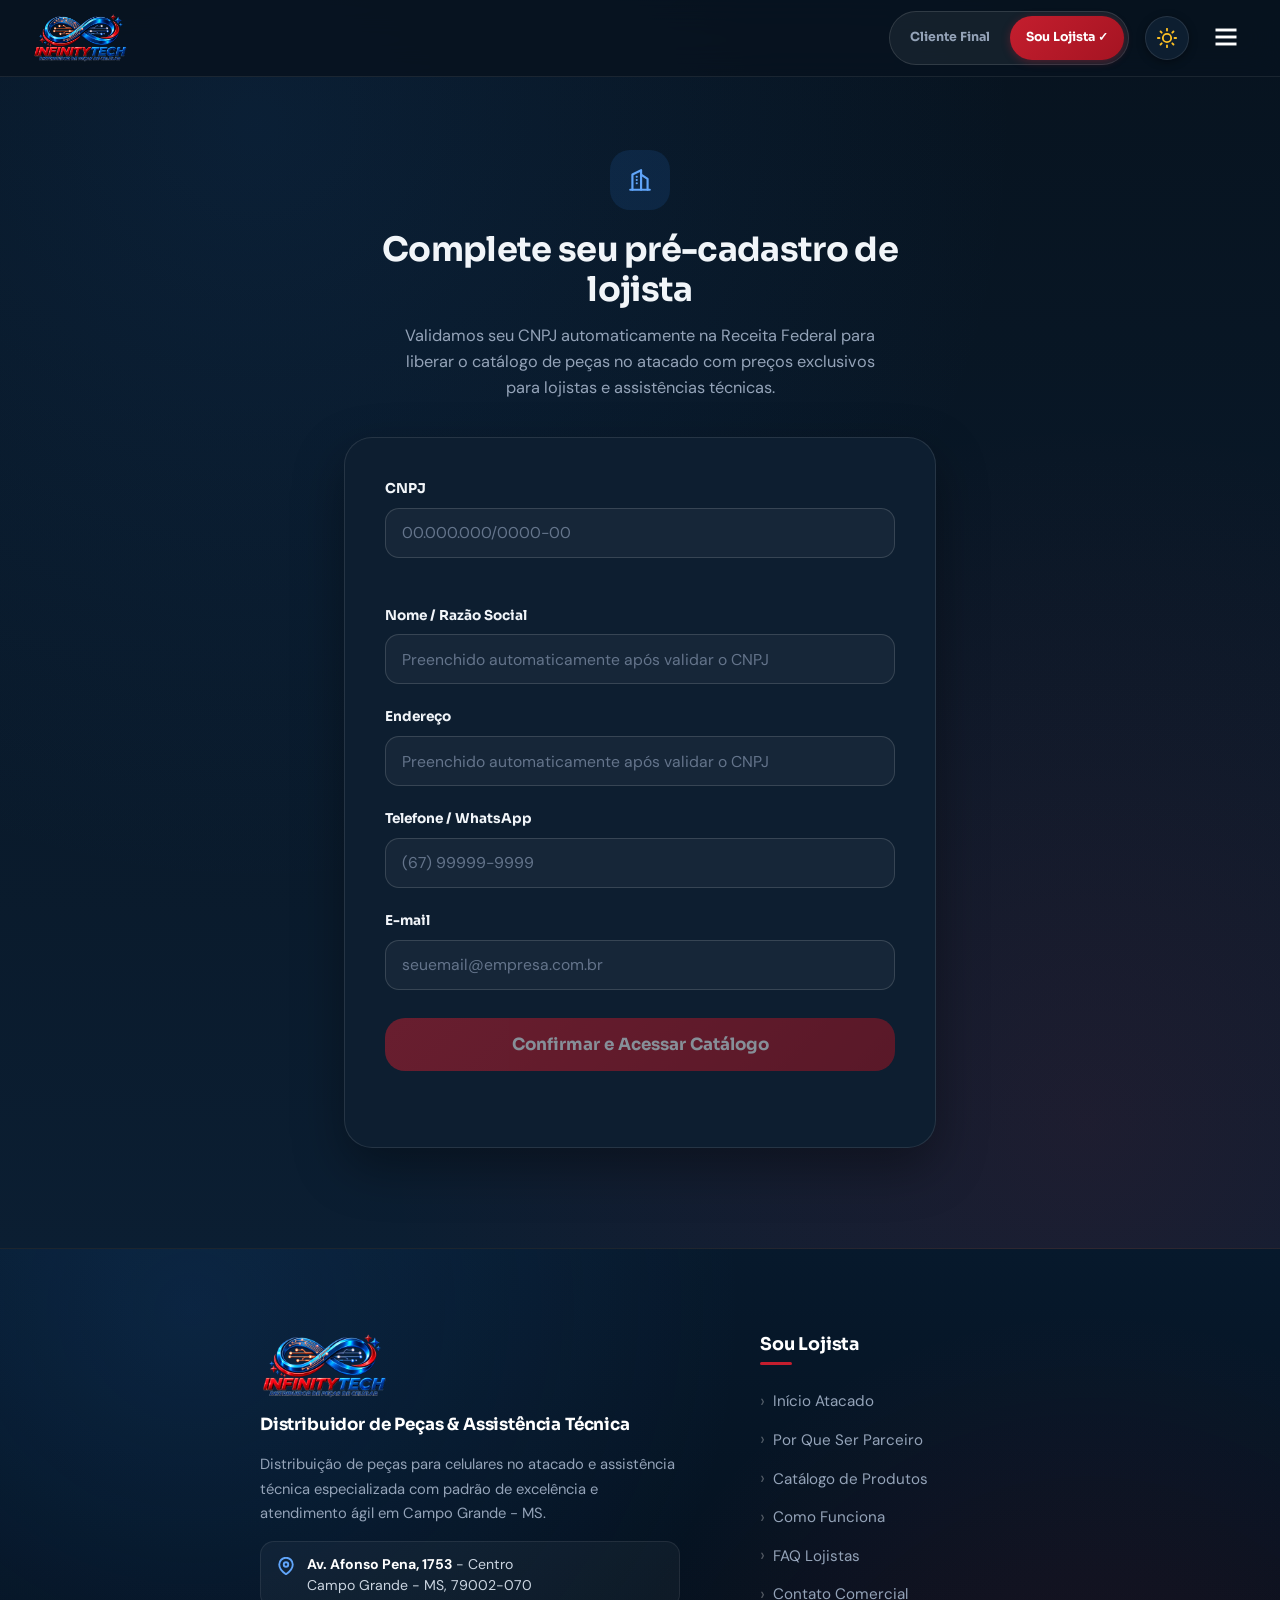
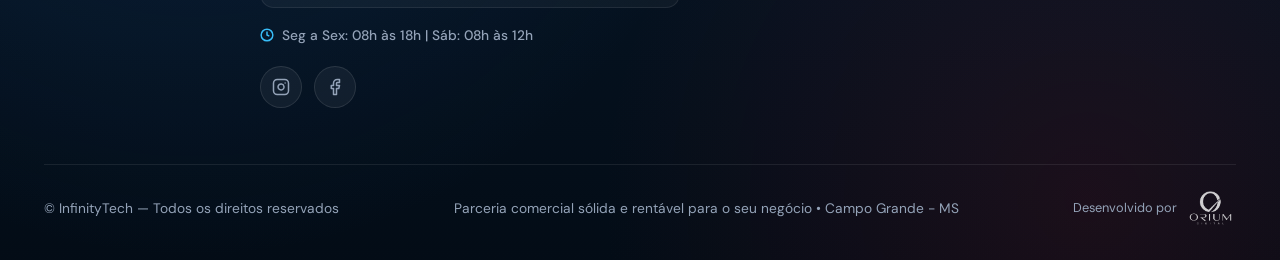
<file: cadastro-lojista.html>
<!DOCTYPE html>
<html lang="pt-BR">
<head>
  <meta charset="UTF-8" />
  <meta name="viewport" content="width=device-width, initial-scale=1.0, viewport-fit=cover" />
  <title>Pré-Cadastro de Lojista | InfinityTech</title>
  <meta name="description" content="Complete seu pré-cadastro de lojista com validação de CNPJ e acesse o catálogo de peças para celular no atacado da InfinityTech em Campo Grande - MS." />
  <meta name="robots" content="noindex, follow" />

  <!-- Open Graph / SEO -->
  <meta property="og:type" content="website" />
  <meta property="og:title" content="Pré-Cadastro de Lojista | InfinityTech" />
  <meta property="og:description" content="Cadastro rápido com validação de CNPJ para acessar o catálogo de peças no atacado." />
  <meta property="og:image" content="img/pecas-hero-b2b.jpg" />

  <!-- Favicon -->
  <link rel="icon" type="image/png" href="img/favicon.png" />

  <!-- Google Fonts -->
  <link rel="preconnect" href="https://fonts.googleapis.com" />
  <link rel="preconnect" href="https://fonts.gstatic.com" crossorigin />
  <link href="https://fonts.googleapis.com/css2?family=DM+Sans:ital,opsz,wght@0,9..40,100..1000;1,9..40,100..1000&family=Sora:wght@400;500;600;700;800&display=swap" rel="stylesheet" />

  <!-- CSS -->
  <link rel="stylesheet" href="css/main.css" />
  <link rel="stylesheet" href="css/lojistas.css" />
  <link rel="stylesheet" href="css/cadastro.css" />

  <!-- Anti-FOUC Theme Script -->
  <script>
    (function() {
      var saved = localStorage.getItem('infinitytech-theme');
      var theme = saved || 'dark';
      document.documentElement.setAttribute('data-theme', theme);
    })();
  </script>
</head>
<body class="lojistas-body">

  <!-- ==========================================================================
       HEADER FIXO (TRILHA LOJISTAS)
       ========================================================================== -->
  <header class="header header-dark">
    <div class="container header-container">
      <a href="index.html" class="logo-link" title="Voltar ao início">
        <img src="img/logo.png" alt="InfinityTech Logo" class="logo-img" width="720" height="360" />
      </a>

      <!-- Ações do Header -->
      <div class="header-actions">
        <!-- Seletor de Trilha -->
        <div class="track-selector">
          <a href="assistencia-tecnica.html" class="track-btn" title="Ir para Cliente Final">Cliente Final</a>
          <span class="track-btn active-lojista">Sou Lojista ✓</span>
        </div>

        <!-- Botão Alternador de Tema -->
        <button class="theme-toggle" aria-label="Alternar tema claro/escuro" title="Alternar tema">
          <svg class="icon-moon" viewBox="0 0 24 24" fill="none" stroke="currentColor" stroke-width="2.2" stroke-linecap="round" stroke-linejoin="round">
            <path d="M21 12.79A9 9 0 1 1 11.21 3 7 7 0 0 0 21 12.79z"></path>
          </svg>
          <svg class="icon-sun" viewBox="0 0 24 24" fill="none" stroke="currentColor" stroke-width="2.2" stroke-linecap="round" stroke-linejoin="round">
            <circle cx="12" cy="12" r="5"></circle>
            <line x1="12" y1="1" x2="12" y2="3"></line>
            <line x1="12" y1="21" x2="12" y2="23"></line>
            <line x1="4.22" y1="4.22" x2="5.64" y2="5.64"></line>
            <line x1="18.36" y1="18.36" x2="19.78" y2="19.78"></line>
            <line x1="1" y1="12" x2="3" y2="12"></line>
            <line x1="21" y1="12" x2="23" y2="12"></line>
            <line x1="4.22" y1="19.78" x2="5.64" y2="18.36"></line>
            <line x1="18.36" y1="5.64" x2="19.78" y2="4.22"></line>
          </svg>
        </button>

        <!-- Botão Menu Mobile -->
        <button class="mobile-toggle" aria-label="Abrir Menu de Navegação">
          <svg viewBox="0 0 24 24" fill="none" stroke="currentColor" stroke-width="2.5"><line x1="3" y1="12" x2="21" y2="12"></line><line x1="3" y1="6" x2="21" y2="6"></line><line x1="3" y1="18" x2="21" y2="18"></line></svg>
        </button>
      </div>
    </div>
  </header>

  <!-- Menu Mobile Drawer -->
  <div class="mobile-nav">
    <div style="display: flex; align-items: center; justify-content: space-between; gap: 8px;">
      <div class="track-selector" style="flex: 1; justify-content: center;">
        <a href="assistencia-tecnica.html" class="track-btn">Cliente Final</a>
        <span class="track-btn active-lojista">Sou Lojista ✓</span>
      </div>
      <button class="theme-toggle" aria-label="Alternar tema claro/escuro" title="Alternar tema">
        <svg class="icon-moon" viewBox="0 0 24 24" fill="none" stroke="currentColor" stroke-width="2.2" stroke-linecap="round" stroke-linejoin="round"><path d="M21 12.79A9 9 0 1 1 11.21 3 7 7 0 0 0 21 12.79z"></path></svg>
        <svg class="icon-sun" viewBox="0 0 24 24" fill="none" stroke="currentColor" stroke-width="2.2" stroke-linecap="round" stroke-linejoin="round"><circle cx="12" cy="12" r="5"></circle><line x1="12" y1="1" x2="12" y2="3"></line><line x1="12" y1="21" x2="12" y2="23"></line><line x1="4.22" y1="4.22" x2="5.64" y2="5.64"></line><line x1="18.36" y1="18.36" x2="19.78" y2="19.78"></line><line x1="1" y1="12" x2="3" y2="12"></line><line x1="21" y1="12" x2="23" y2="12"></line><line x1="4.22" y1="19.78" x2="5.64" y2="18.36"></line><line x1="18.36" y1="5.64" x2="19.78" y2="4.22"></line></svg>
      </button>
    </div>
  </div>

  <!-- ==========================================================================
       PRÉ-CADASTRO DE LOJISTA
       ========================================================================== -->
  <main>
    <section class="register-section">
      <div class="container register-container">

        <div class="register-intro reveal">
          <span class="register-badge">
            <svg width="26" height="26" viewBox="0 0 24 24" fill="none" stroke="currentColor" stroke-width="2" stroke-linecap="round" stroke-linejoin="round"><path d="M3 21h18"></path><path d="M5 21V7l8-4v18"></path><path d="M19 21V11l-6-4"></path><line x1="9" y1="9" x2="9" y2="9.01"></line><line x1="9" y1="12" x2="9" y2="12.01"></line><line x1="9" y1="15" x2="9" y2="15.01"></line></svg>
          </span>
          <h1>Complete seu pré-cadastro de lojista</h1>
          <p>Validamos seu CNPJ automaticamente na Receita Federal para liberar o catálogo de peças no atacado com preços exclusivos para lojistas e assistências técnicas.</p>
        </div>

        <form id="cadastro-lojista-form" class="register-card reveal" data-redirect="lojistas.html" novalidate>

          <div class="form-group">
            <label class="form-label" for="cnpj">CNPJ</label>
            <div class="cnpj-field-wrap">
              <input type="text" id="cnpj" name="cnpj" class="form-input" inputmode="numeric" autocomplete="off" placeholder="00.000.000/0000-00" maxlength="18" required />
              <span class="cnpj-status-icon" id="cnpj-status-icon" aria-hidden="true"></span>
            </div>
            <div class="form-hint" id="cnpj-hint" role="status" aria-live="polite"></div>
          </div>

          <div class="form-group">
            <label class="form-label" for="nome">Nome / Razão Social</label>
            <input type="text" id="nome" name="nome" class="form-input" autocomplete="organization" placeholder="Preenchido automaticamente após validar o CNPJ" required />
          </div>

          <div class="form-group">
            <label class="form-label" for="endereco">Endereço</label>
            <input type="text" id="endereco" name="endereco" class="form-input" autocomplete="street-address" placeholder="Preenchido automaticamente após validar o CNPJ" required />
          </div>

          <div class="form-group">
            <label class="form-label" for="contato">Telefone / WhatsApp</label>
            <input type="tel" id="contato" name="contato" class="form-input" inputmode="numeric" autocomplete="tel" placeholder="(67) 99999-9999" maxlength="15" required />
          </div>

          <div class="form-group">
            <label class="form-label" for="email">E-mail</label>
            <input type="email" id="email" name="email" class="form-input" autocomplete="email" placeholder="seuemail@empresa.com.br" required />
          </div>

          <button type="submit" id="cadastro-submit" class="btn btn-accent btn-lg register-submit" disabled>
            Confirmar e Acessar Catálogo
          </button>

          <div class="form-feedback" id="form-feedback" role="status" aria-live="polite"></div>
        </form>

      </div>
    </section>
  </main>

  <!-- ==========================================================================
       FOOTER COMPARTILHADO
       ========================================================================== -->
  <footer class="footer">
    <div class="container">
      <div class="footer-grid footer-grid-2">

        <!-- Marca & Slogan -->
        <div class="footer-brand">
          <a href="index.html">
            <img src="img/logo.png" alt="InfinityTech Distribuidor de Peças de Celular" class="footer-logo" width="720" height="360" loading="lazy" decoding="async" />
          </a>
          <div class="footer-slogan">Distribuidor de Peças &amp; Assistência Técnica</div>
          <p class="footer-desc">
            Distribuição de peças para celulares no atacado e assistência técnica especializada com padrão de excelência e atendimento ágil em Campo Grande - MS.
          </p>
          <a href="https://maps.google.com/?q=Av.+Afonso+Pena,+1753+-+Centro,+Campo+Grande+-+MS,+79002-070" target="_blank" rel="noopener noreferrer" class="footer-address-info" title="Abrir localização no Google Maps">
            <svg width="18" height="18" viewBox="0 0 24 24" fill="none" stroke="currentColor" stroke-width="2.5"><path d="M21 10c0 7-9 13-9 13s-9-6-9-13a9 9 0 0 1 18 0z"></path><circle cx="12" cy="10" r="3"></circle></svg>
            <div>
              <strong>Av. Afonso Pena, 1753</strong> - Centro<br />
              <span>Campo Grande - MS, 79002-070</span>
            </div>
          </a>
          <div class="footer-hours-info">
            <svg width="14" height="14" viewBox="0 0 24 24" fill="none" stroke="currentColor" stroke-width="2.5"><circle cx="12" cy="12" r="10"></circle><polyline points="12 6 12 12 16 14"></polyline></svg>
            <span>Seg a Sex: 08h às 18h | Sáb: 08h às 12h</span>
          </div>
          <div class="footer-socials">
            <a href="https://instagram.com" target="_blank" rel="noopener noreferrer" class="footer-social-link" title="Siga a InfinityTech no Instagram" aria-label="Instagram">
              <svg width="18" height="18" viewBox="0 0 24 24" fill="none" stroke="currentColor" stroke-width="2" stroke-linecap="round" stroke-linejoin="round"><rect x="2" y="2" width="20" height="20" rx="5" ry="5"></rect><path d="M16 11.37A4 4 0 1 1 12.63 8 4 4 0 0 1 16 11.37z"></path><line x1="17.5" y1="6.5" x2="17.51" y2="6.5"></line></svg>
            </a>
            <a href="https://facebook.com" target="_blank" rel="noopener noreferrer" class="footer-social-link" title="Siga a InfinityTech no Facebook" aria-label="Facebook">
              <svg width="18" height="18" viewBox="0 0 24 24" fill="none" stroke="currentColor" stroke-width="2" stroke-linecap="round" stroke-linejoin="round"><path d="M18 2h-3a5 5 0 0 0-5 5v3H7v4h3v8h4v-8h3l1-4h-4V7a1 1 0 0 1 1-1h3z"></path></svg>
            </a>
          </div>
        </div>

        <!-- Links Trilha Lojistas -->
        <div>
          <h4 class="footer-heading">Sou Lojista</h4>
          <ul class="footer-links">
            <li><a href="lojistas.html#hero">Início Atacado</a></li>
            <li><a href="lojistas.html#parceiro">Por Que Ser Parceiro</a></li>
            <li><a href="lojistas.html#produtos">Catálogo de Produtos</a></li>
            <li><a href="lojistas.html#como-funciona">Como Funciona</a></li>
            <li><a href="lojistas.html#faq">FAQ Lojistas</a></li>
            <li><a href="lojistas.html#contato">Contato Comercial</a></li>
          </ul>
        </div>

      </div>

      <!-- Rodapé Inferior -->
      <div class="footer-bottom">
        <div>
          © InfinityTech — Todos os direitos reservados
        </div>
        <div>
          Parceria comercial sólida e rentável para o seu negócio • Campo Grande - MS
        </div>
        <a href="https://www.oriumdigital.com.br/" target="_blank" rel="noopener noreferrer" class="dev-credit" title="Desenvolvido por Orium Digital">
          <span class="dev-credit-label">Desenvolvido por</span>
          <img src="img/OriumLOGO.png" alt="Orium Digital" class="dev-credit-logo-img" width="330" height="220" loading="lazy" decoding="async" />
        </a>
      </div>
    </div>
  </footer>


  <script src="js/main.js"></script>
  <script src="js/cadastro.js"></script>
</body>
</html>
</file>
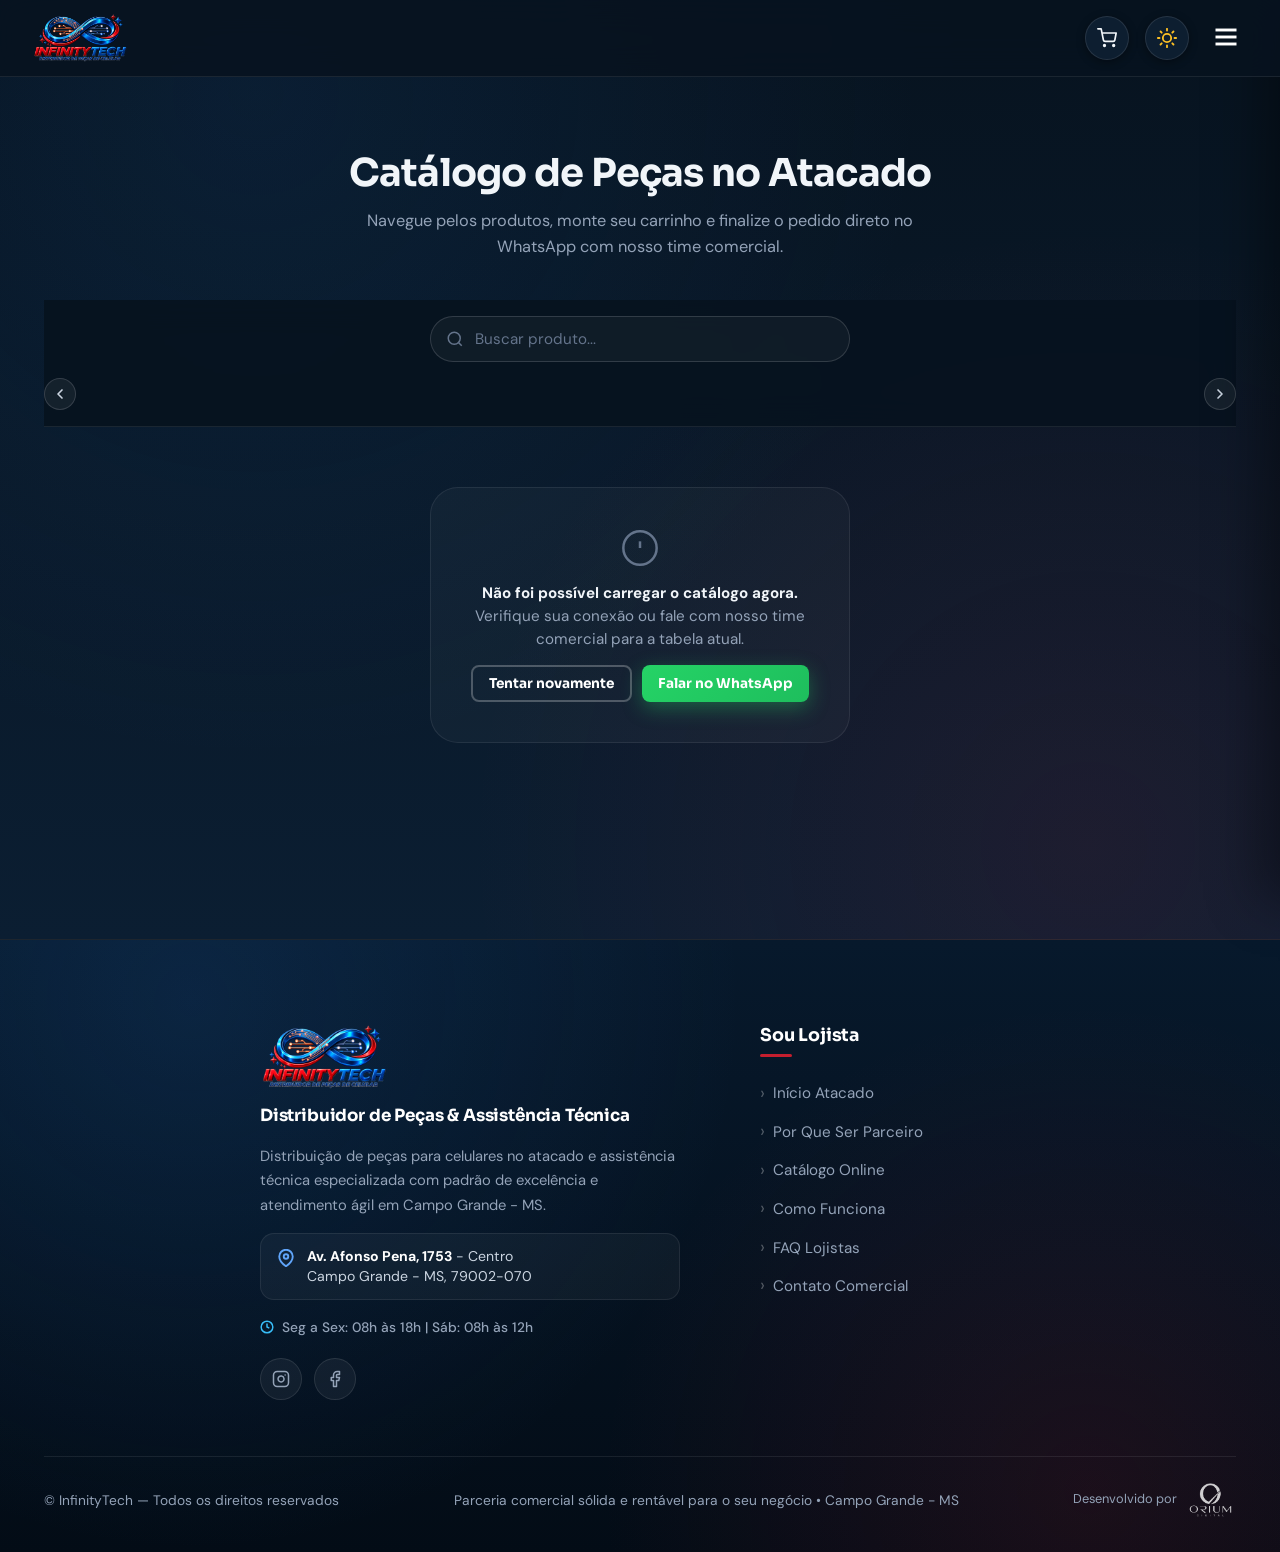
<file: catalogo.html>
<!DOCTYPE html>
<html lang="pt-BR">
<head>
  <meta charset="UTF-8" />
  <meta name="viewport" content="width=device-width, initial-scale=1.0, viewport-fit=cover" />
  <title>Catálogo Online de Peças no Atacado | InfinityTech Lojistas</title>
  <meta name="description" content="Navegue pelo catálogo completo de peças para celular no atacado da InfinityTech, monte seu carrinho e finalize o pedido direto no WhatsApp." />

  <!-- Open Graph / SEO -->
  <meta property="og:type" content="website" />
  <meta property="og:title" content="Catálogo Online de Peças no Atacado | InfinityTech Lojistas" />
  <meta property="og:description" content="Displays, baterias, câmeras, conectores e mais no atacado. Monte seu carrinho e finalize no WhatsApp." />
  <meta property="og:image" content="img/pecas-hero-b2b.jpg" />

  <!-- Favicon -->
  <link rel="icon" type="image/png" href="img/favicon.png" />

  <!-- Google Fonts -->
  <link rel="preconnect" href="https://fonts.googleapis.com" />
  <link rel="preconnect" href="https://fonts.gstatic.com" crossorigin />
  <link href="https://fonts.googleapis.com/css2?family=DM+Sans:ital,opsz,wght@0,9..40,100..1000;1,9..40,100..1000&family=Sora:wght@400;500;600;700;800&display=swap" rel="stylesheet" />

  <!-- CSS -->
  <link rel="stylesheet" href="css/main.css" />
  <link rel="stylesheet" href="css/lojistas.css" />
  <link rel="stylesheet" href="css/catalogo.css" />

  <!-- Anti-FOUC Theme Script -->
  <script>
    (function() {
      var saved = localStorage.getItem('infinitytech-theme');
      var theme = saved || 'dark';
      document.documentElement.setAttribute('data-theme', theme);
    })();
  </script>
</head>
<body class="lojistas-body">

  <!-- ==========================================================================
       HEADER FIXO (TRILHA LOJISTAS)
       ========================================================================== -->
  <header class="header header-dark">
    <div class="container header-container">
      <a href="catalogo.html" class="logo-link" title="InfinityTech - Catálogo">
        <img src="img/logo.png" alt="InfinityTech Logo" class="logo-img" width="720" height="360" />
      </a>

      <!-- Ações do Header -->
      <div class="header-actions">

        <!-- Botão do Carrinho -->
        <button type="button" class="cart-button" id="cart-button" aria-label="Abrir carrinho">
          <svg width="20" height="20" viewBox="0 0 24 24" fill="none" stroke="currentColor" stroke-width="2" stroke-linecap="round" stroke-linejoin="round"><circle cx="9" cy="21" r="1"></circle><circle cx="20" cy="21" r="1"></circle><path d="M1 1h4l2.68 13.39a2 2 0 0 0 2 1.61h9.72a2 2 0 0 0 2-1.61L23 6H6"></path></svg>
          <span class="cart-badge" id="cart-badge" hidden>0</span>
        </button>

        <!-- Botão Alternador de Tema -->
        <button class="theme-toggle" aria-label="Alternar tema claro/escuro" title="Alternar tema">
          <svg class="icon-moon" viewBox="0 0 24 24" fill="none" stroke="currentColor" stroke-width="2.2" stroke-linecap="round" stroke-linejoin="round">
            <path d="M21 12.79A9 9 0 1 1 11.21 3 7 7 0 0 0 21 12.79z"></path>
          </svg>
          <svg class="icon-sun" viewBox="0 0 24 24" fill="none" stroke="currentColor" stroke-width="2.2" stroke-linecap="round" stroke-linejoin="round">
            <circle cx="12" cy="12" r="5"></circle>
            <line x1="12" y1="1" x2="12" y2="3"></line>
            <line x1="12" y1="21" x2="12" y2="23"></line>
            <line x1="4.22" y1="4.22" x2="5.64" y2="5.64"></line>
            <line x1="18.36" y1="18.36" x2="19.78" y2="19.78"></line>
            <line x1="1" y1="12" x2="3" y2="12"></line>
            <line x1="21" y1="12" x2="23" y2="12"></line>
            <line x1="4.22" y1="19.78" x2="5.64" y2="18.36"></line>
            <line x1="18.36" y1="5.64" x2="19.78" y2="4.22"></line>
          </svg>
        </button>

        <!-- Botão Menu Mobile -->
        <button class="mobile-toggle" aria-label="Abrir Menu de Navegação">
          <svg viewBox="0 0 24 24" fill="none" stroke="currentColor" stroke-width="2.5"><line x1="3" y1="12" x2="21" y2="12"></line><line x1="3" y1="6" x2="21" y2="6"></line><line x1="3" y1="18" x2="21" y2="18"></line></svg>
        </button>
      </div>
    </div>
  </header>

  <!-- Menu Mobile Drawer -->
  <div class="mobile-nav">
    <div style="display: flex; align-items: center; justify-content: space-between; gap: 8px;">
      <button class="theme-toggle" aria-label="Alternar tema claro/escuro" title="Alternar tema">
        <svg class="icon-moon" viewBox="0 0 24 24" fill="none" stroke="currentColor" stroke-width="2.2" stroke-linecap="round" stroke-linejoin="round"><path d="M21 12.79A9 9 0 1 1 11.21 3 7 7 0 0 0 21 12.79z"></path></svg>
        <svg class="icon-sun" viewBox="0 0 24 24" fill="none" stroke="currentColor" stroke-width="2.2" stroke-linecap="round" stroke-linejoin="round"><circle cx="12" cy="12" r="5"></circle><line x1="12" y1="1" x2="12" y2="3"></line><line x1="12" y1="21" x2="12" y2="23"></line><line x1="4.22" y1="4.22" x2="5.64" y2="5.64"></line><line x1="18.36" y1="18.36" x2="19.78" y2="19.78"></line><line x1="1" y1="12" x2="3" y2="12"></line><line x1="21" y1="12" x2="23" y2="12"></line><line x1="4.22" y1="19.78" x2="5.64" y2="18.36"></line><line x1="18.36" y1="5.64" x2="19.78" y2="4.22"></line></svg>
      </button>
    </div>
  </div>

  <!-- ==========================================================================
       CATÁLOGO ONLINE
       ========================================================================== -->
  <main>
    <section class="catalog-section">
      <div class="container">

        <div class="catalog-intro reveal">
          <h1>Catálogo de Peças no Atacado</h1>
          <p>Navegue pelos produtos, monte seu carrinho e finalize o pedido direto no WhatsApp com nosso time comercial.</p>
        </div>

        <div class="catalog-toolbar">
          <div class="catalog-search-wrap">
            <svg width="18" height="18" viewBox="0 0 24 24" fill="none" stroke="currentColor" stroke-width="2"><circle cx="11" cy="11" r="8"></circle><line x1="21" y1="21" x2="16.65" y2="16.65"></line></svg>
            <input type="search" id="catalog-search" class="catalog-search" placeholder="Buscar produto..." aria-label="Buscar produto" />
          </div>
          <div class="category-filters-wrap">
            <button type="button" class="category-scroll-btn category-scroll-prev" id="category-scroll-prev" aria-label="Rolar categorias para a esquerda">
              <svg width="16" height="16" viewBox="0 0 24 24" fill="none" stroke="currentColor" stroke-width="2.5" stroke-linecap="round" stroke-linejoin="round"><polyline points="15 18 9 12 15 6"></polyline></svg>
            </button>
            <div class="category-filters" id="category-filters"></div>
            <button type="button" class="category-scroll-btn category-scroll-next" id="category-scroll-next" aria-label="Rolar categorias para a direita">
              <svg width="16" height="16" viewBox="0 0 24 24" fill="none" stroke="currentColor" stroke-width="2.5" stroke-linecap="round" stroke-linejoin="round"><polyline points="9 18 15 12 9 6"></polyline></svg>
            </button>
          </div>
        </div>

        <div class="catalog-state" id="catalog-state" hidden></div>

        <div class="catalog-grid" id="catalog-grid"></div>

        <div class="catalog-load-more-wrap" id="catalog-load-more-wrap"></div>

      </div>
    </section>
  </main>

  <!-- ==========================================================================
       CARRINHO (DRAWER)
       ========================================================================== -->
  <div class="cart-backdrop" id="cart-backdrop"></div>
  <aside class="cart-drawer" id="cart-drawer" aria-label="Carrinho de compras">
    <div class="cart-drawer-header">
      <h2>Seu Carrinho</h2>
      <button type="button" class="cart-close" id="cart-close" aria-label="Fechar carrinho">
        <svg width="18" height="18" viewBox="0 0 24 24" fill="none" stroke="currentColor" stroke-width="2.5"><line x1="18" y1="6" x2="6" y2="18"></line><line x1="6" y1="6" x2="18" y2="18"></line></svg>
      </button>
    </div>

    <ul class="cart-items" id="cart-items"></ul>

    <div class="cart-empty" id="cart-empty">
      <svg width="48" height="48" viewBox="0 0 24 24" fill="none" stroke="currentColor" stroke-width="1.5"><circle cx="9" cy="21" r="1"></circle><circle cx="20" cy="21" r="1"></circle><path d="M1 1h4l2.68 13.39a2 2 0 0 0 2 1.61h9.72a2 2 0 0 0 2-1.61L23 6H6"></path></svg>
      <p>Seu carrinho está vazio.<br />Adicione produtos do catálogo.</p>
    </div>

    <div class="cart-drawer-footer">
      <div class="cart-total-row">
        <span class="cart-total-label">Total</span>
        <span class="cart-total-value" id="cart-total">R$ 0,00</span>
      </div>
      <button type="button" class="btn btn-whatsapp btn-lg cart-checkout" id="cart-checkout" disabled>
        <svg width="20" height="20" viewBox="0 0 24 24" fill="currentColor"><path d="M17.472 14.382c-.297-.149-1.758-.867-2.03-.967-.273-.099-.471-.148-.67.15-.197.297-.767.966-.94 1.164-.173.199-.347.223-.644.075-.297-.15-1.255-.463-2.39-1.475-.883-.788-1.48-1.761-1.653-2.059-.173-.297-.018-.458.13-.606.134-.133.298-.347.446-.52.149-.174.198-.298.298-.497.099-.198.05-.371-.025-.52-.075-.149-.669-1.612-.916-2.207-.242-.579-.487-.5-.669-.51-.173-.008-.371-.01-.57-.01-.198 0-.52.074-.792.372-.272.297-1.04 1.016-1.04 2.479 0 1.462 1.065 2.875 1.213 3.074.149.198 2.096 3.2 5.077 4.487.709.306 1.262.489 1.694.625.712.227 1.36.195 1.871.118.571-.085 1.758-.719 2.006-1.413.248-.694.248-1.289.173-1.413-.074-.124-.272-.198-.57-.347m-5.421 7.403h-.004a9.87 9.87 0 01-5.031-1.378l-.361-.214-3.741.982.998-3.648-.235-.374a9.86 9.86 0 01-1.51-5.26c.001-5.45 4.436-9.884 9.888-9.884 2.64 0 5.122 1.03 6.988 2.898a9.825 9.825 0 012.893 6.994c-.003 5.45-4.437 9.884-9.885 9.884m8.413-18.297A11.815 11.815 0 0012.05 0C5.495 0 .16 5.335.157 11.892c0 2.096.547 4.142 1.588 5.945L.057 24l6.305-1.654a11.882 11.882 0 005.683 1.448h.005c6.554 0 11.89-5.335 11.893-11.893a11.821 11.821 0 00-3.48-8.413Z"/></svg>
        <span>Finalizar Pedido no WhatsApp</span>
      </button>
      <button type="button" class="cart-clear-link" id="cart-clear">Esvaziar carrinho</button>
    </div>
  </aside>

  <!-- ==========================================================================
       FOOTER COMPARTILHADO
       ========================================================================== -->
  <footer class="footer">
    <div class="container">
      <div class="footer-grid footer-grid-2">

        <!-- Marca & Slogan -->
        <div class="footer-brand">
          <a href="catalogo.html" title="InfinityTech - Catálogo">
            <img src="img/logo.png" alt="InfinityTech Distribuidor de Peças de Celular" class="footer-logo" width="720" height="360" loading="lazy" decoding="async" />
          </a>
          <div class="footer-slogan">Distribuidor de Peças &amp; Assistência Técnica</div>
          <p class="footer-desc">
            Distribuição de peças para celulares no atacado e assistência técnica especializada com padrão de excelência e atendimento ágil em Campo Grande - MS.
          </p>
          <a href="https://maps.google.com/?q=Av.+Afonso+Pena,+1753+-+Centro,+Campo+Grande+-+MS,+79002-070" target="_blank" rel="noopener noreferrer" class="footer-address-info" title="Abrir localização no Google Maps">
            <svg width="18" height="18" viewBox="0 0 24 24" fill="none" stroke="currentColor" stroke-width="2.5"><path d="M21 10c0 7-9 13-9 13s-9-6-9-13a9 9 0 0 1 18 0z"></path><circle cx="12" cy="10" r="3"></circle></svg>
            <div>
              <strong>Av. Afonso Pena, 1753</strong> - Centro<br />
              <span>Campo Grande - MS, 79002-070</span>
            </div>
          </a>
          <div class="footer-hours-info">
            <svg width="14" height="14" viewBox="0 0 24 24" fill="none" stroke="currentColor" stroke-width="2.5"><circle cx="12" cy="12" r="10"></circle><polyline points="12 6 12 12 16 14"></polyline></svg>
            <span>Seg a Sex: 08h às 18h | Sáb: 08h às 12h</span>
          </div>
          <div class="footer-socials">
            <a href="https://instagram.com" target="_blank" rel="noopener noreferrer" class="footer-social-link" title="Siga a InfinityTech no Instagram" aria-label="Instagram">
              <svg width="18" height="18" viewBox="0 0 24 24" fill="none" stroke="currentColor" stroke-width="2" stroke-linecap="round" stroke-linejoin="round"><rect x="2" y="2" width="20" height="20" rx="5" ry="5"></rect><path d="M16 11.37A4 4 0 1 1 12.63 8 4 4 0 0 1 16 11.37z"></path><line x1="17.5" y1="6.5" x2="17.51" y2="6.5"></line></svg>
            </a>
            <a href="https://facebook.com" target="_blank" rel="noopener noreferrer" class="footer-social-link" title="Siga a InfinityTech no Facebook" aria-label="Facebook">
              <svg width="18" height="18" viewBox="0 0 24 24" fill="none" stroke="currentColor" stroke-width="2" stroke-linecap="round" stroke-linejoin="round"><path d="M18 2h-3a5 5 0 0 0-5 5v3H7v4h3v8h4v-8h3l1-4h-4V7a1 1 0 0 1 1-1h3z"></path></svg>
            </a>
          </div>
        </div>

        <!-- Links Trilha Lojistas -->
        <div>
          <h4 class="footer-heading">Sou Lojista</h4>
          <ul class="footer-links">
            <li><a href="lojistas.html#hero">Início Atacado</a></li>
            <li><a href="lojistas.html#parceiro">Por Que Ser Parceiro</a></li>
            <li><a href="catalogo.html">Catálogo Online</a></li>
            <li><a href="lojistas.html#como-funciona">Como Funciona</a></li>
            <li><a href="lojistas.html#faq">FAQ Lojistas</a></li>
            <li><a href="lojistas.html#contato">Contato Comercial</a></li>
          </ul>
        </div>

      </div>

      <!-- Rodapé Inferior -->
      <div class="footer-bottom">
        <div>
          © InfinityTech — Todos os direitos reservados
        </div>
        <div>
          Parceria comercial sólida e rentável para o seu negócio • Campo Grande - MS
        </div>
        <a href="https://www.oriumdigital.com.br/" target="_blank" rel="noopener noreferrer" class="dev-credit" title="Desenvolvido por Orium Digital">
          <span class="dev-credit-label">Desenvolvido por</span>
          <img src="img/OriumLOGO.png" alt="Orium Digital" class="dev-credit-logo-img" width="330" height="220" loading="lazy" decoding="async" />
        </a>
      </div>
    </div>
  </footer>

  <script src="js/main.js"></script>
  <script src="js/catalogo.js"></script>
</body>
</html>
</file>
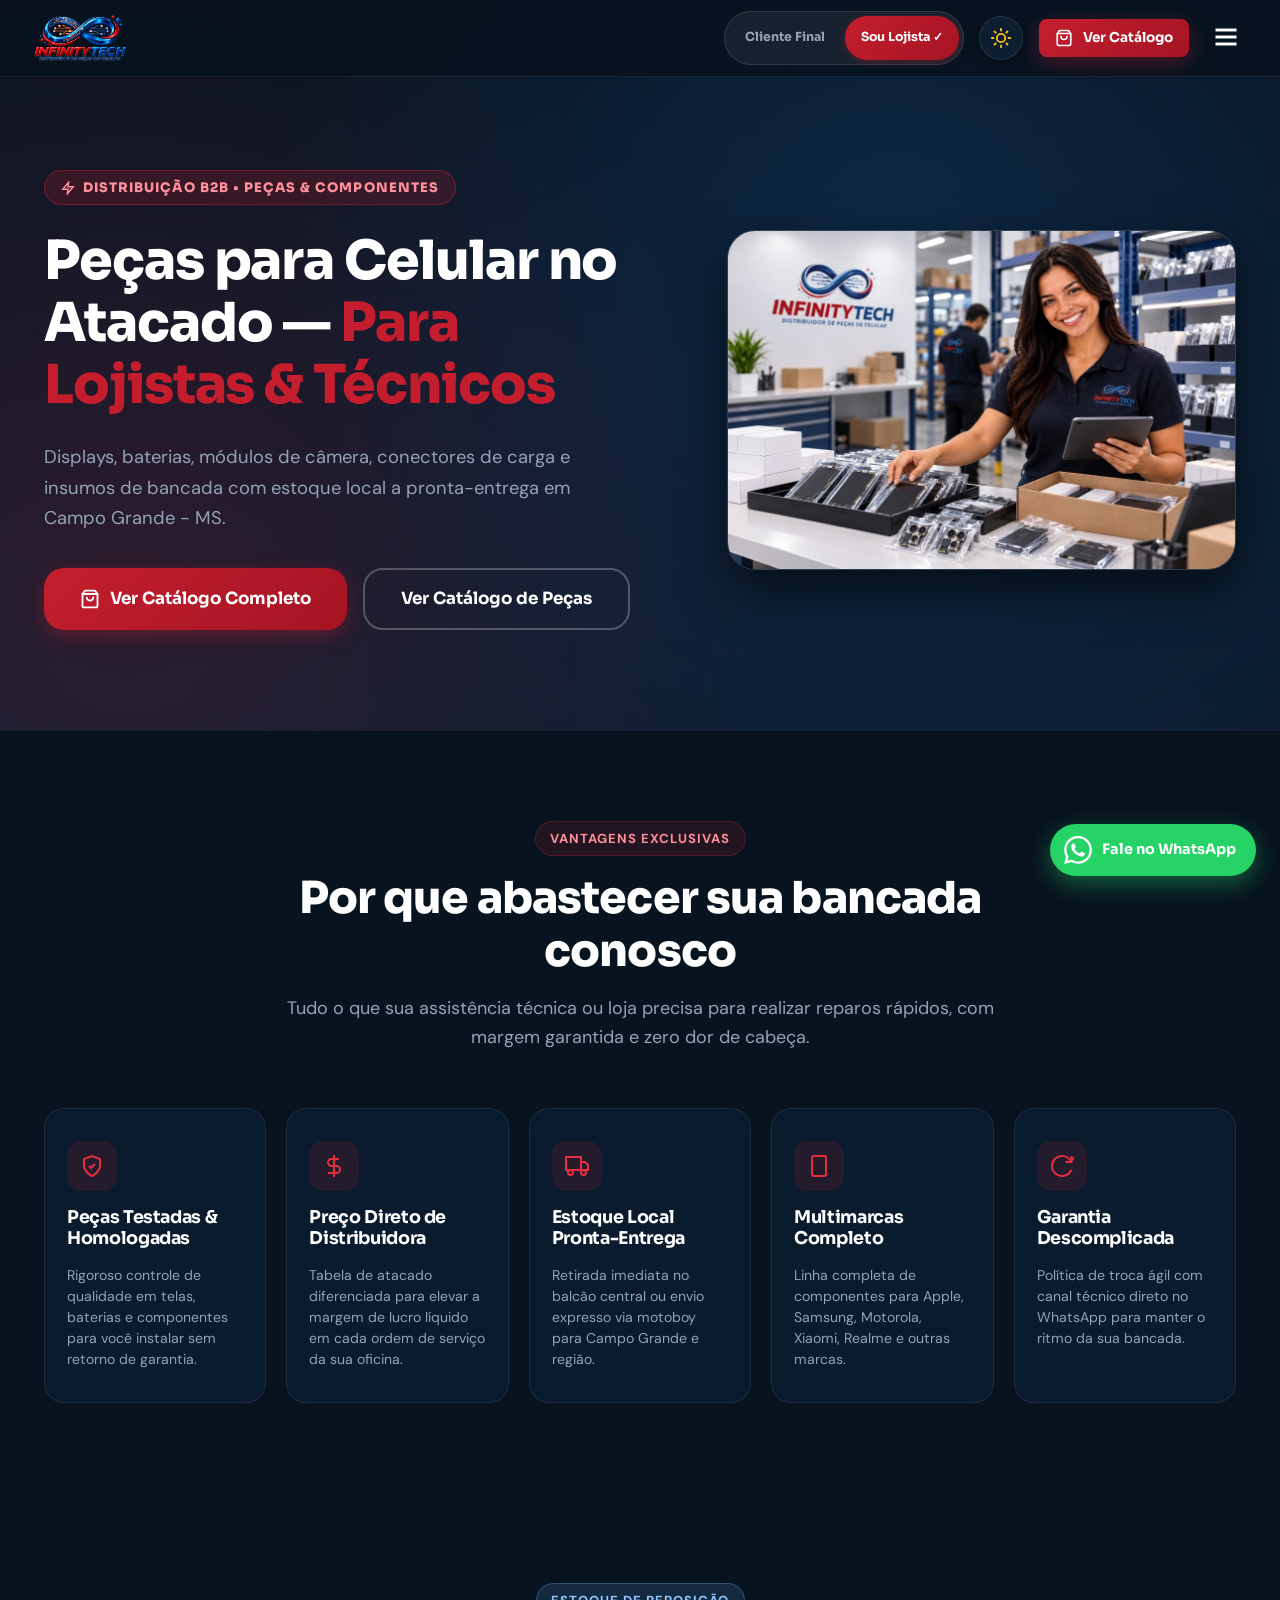
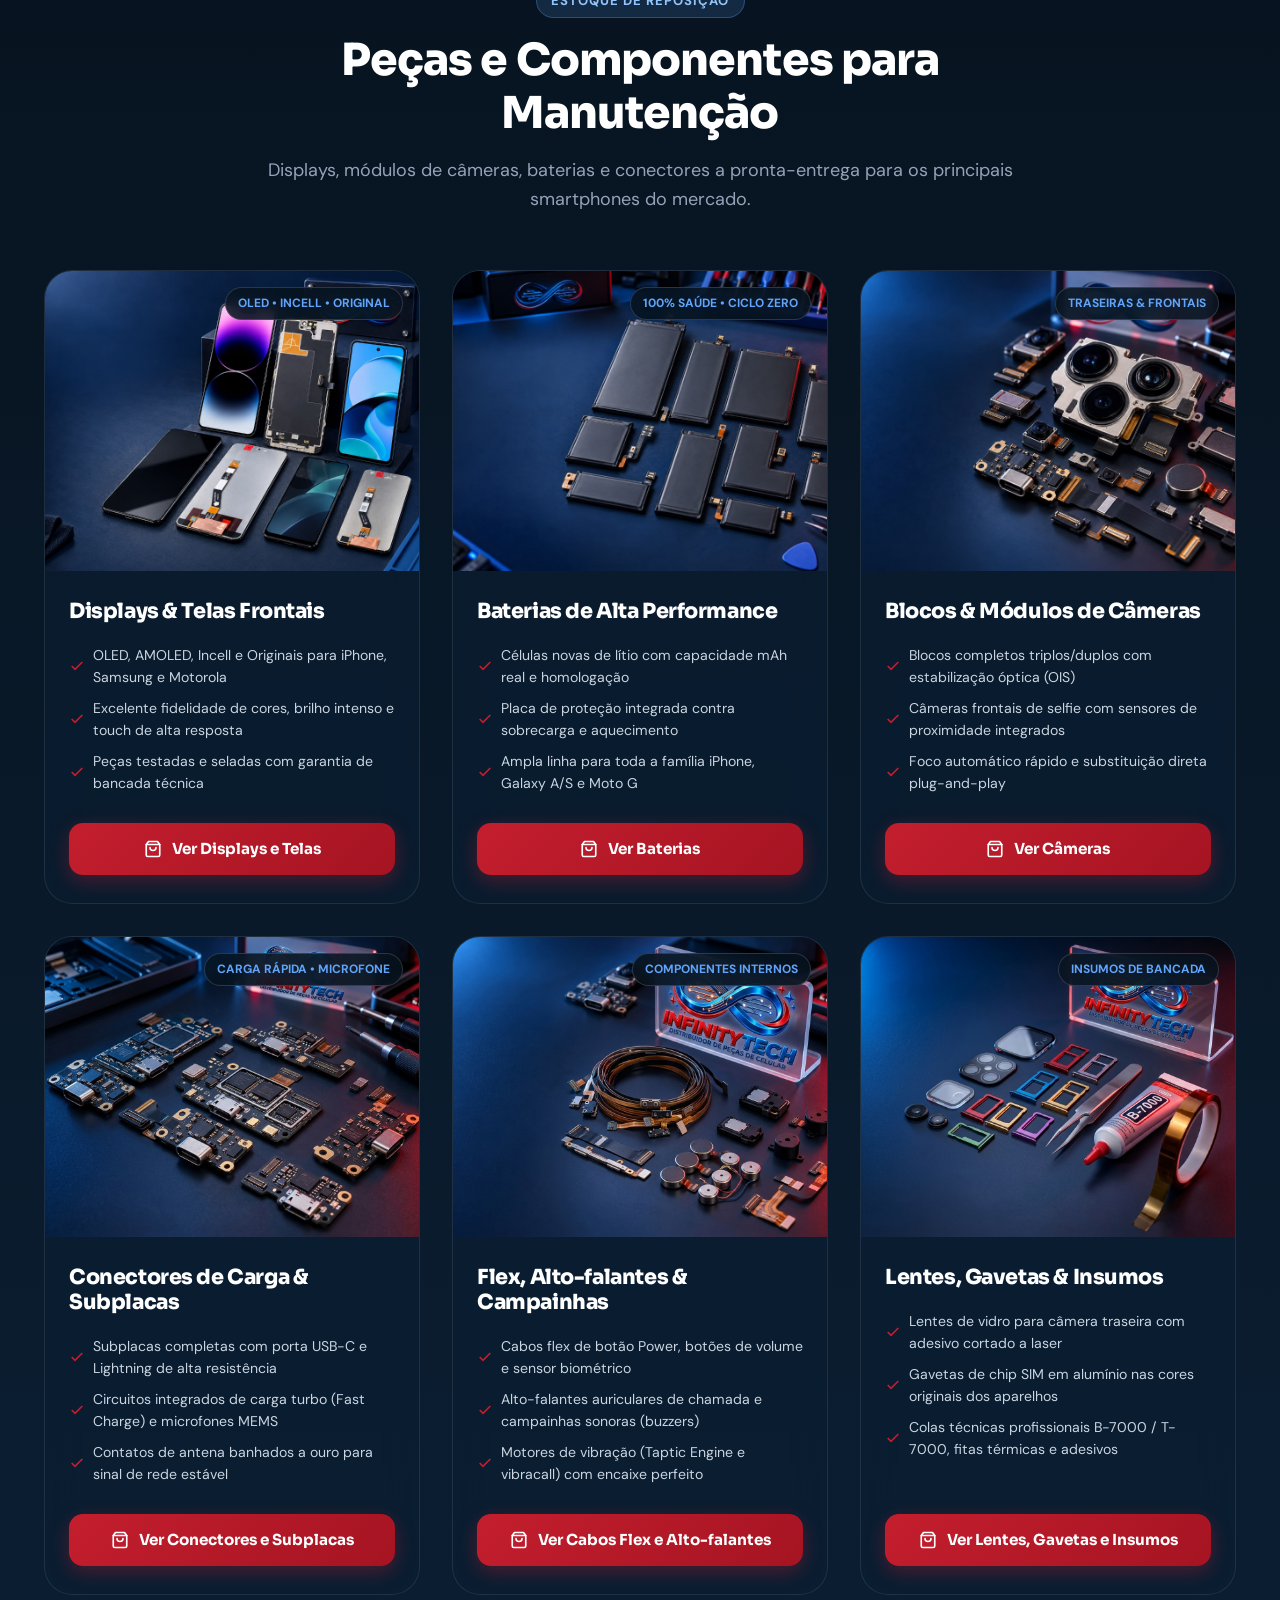
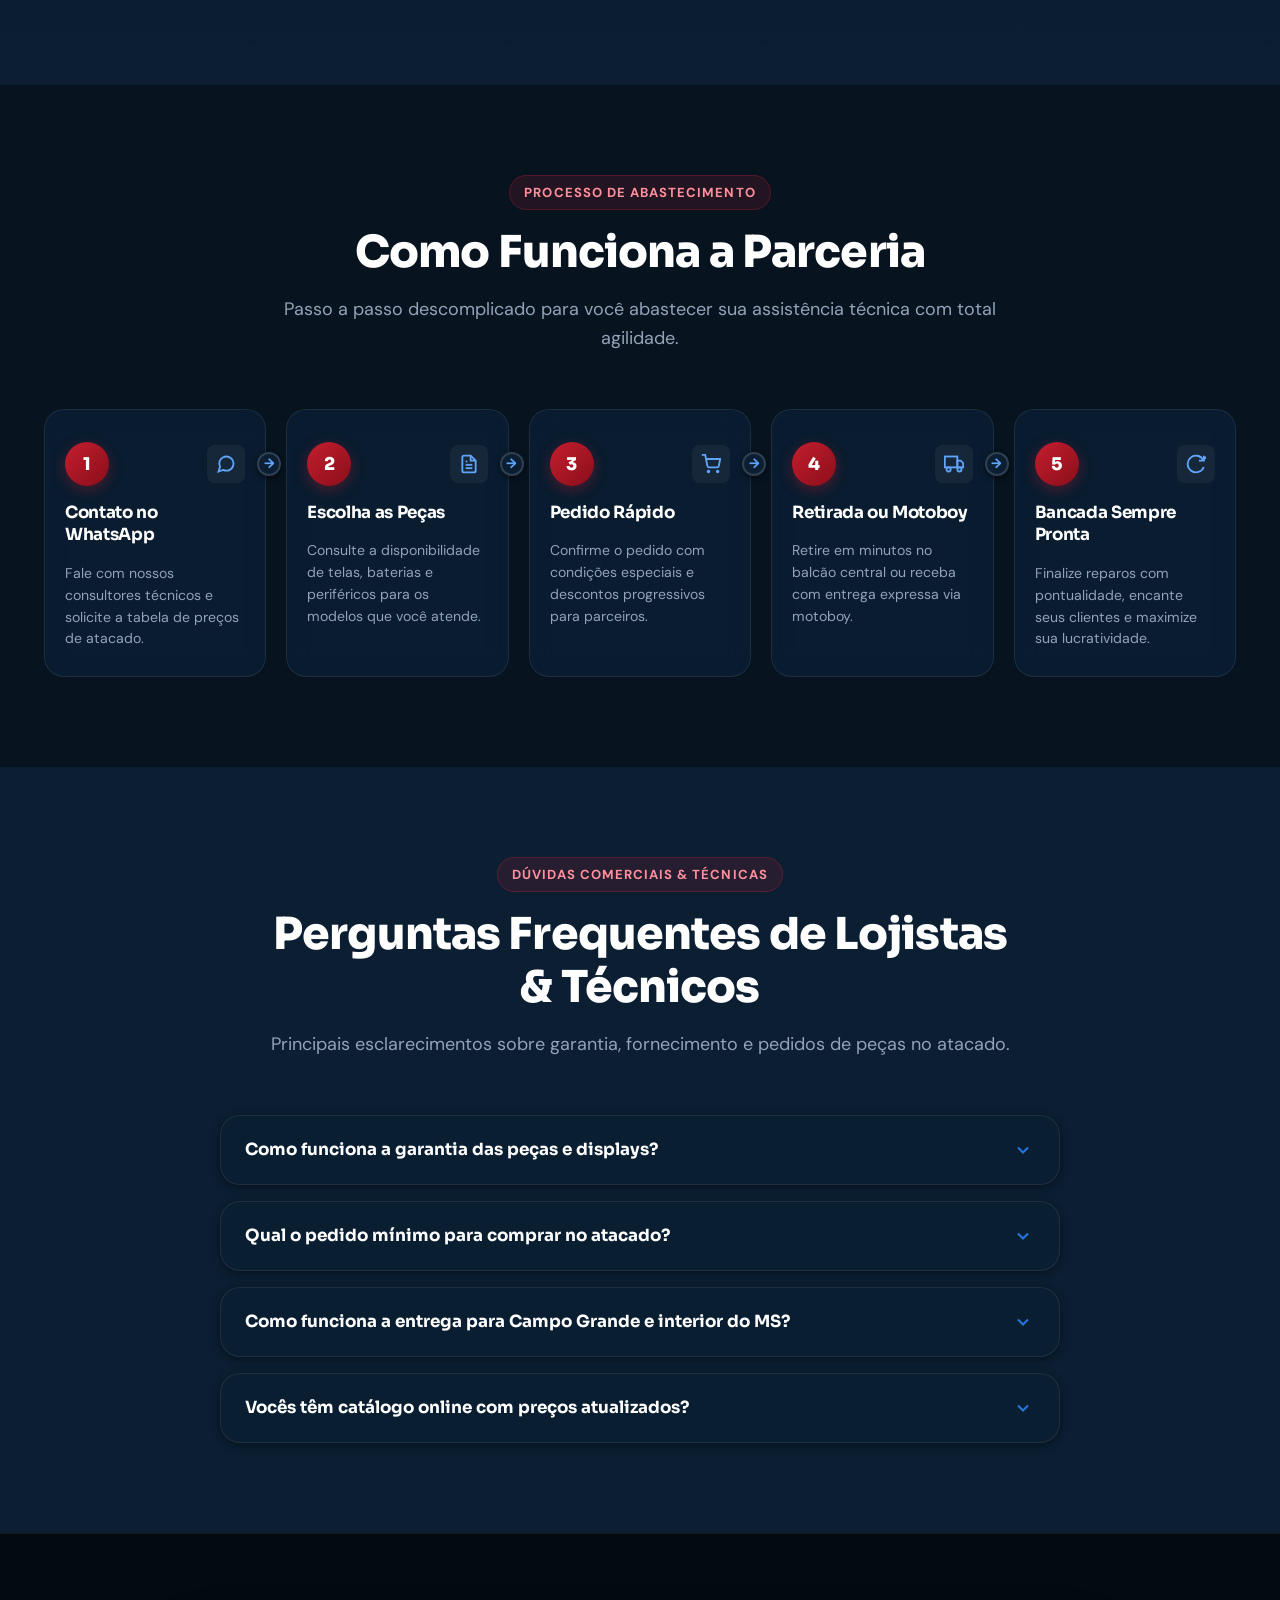
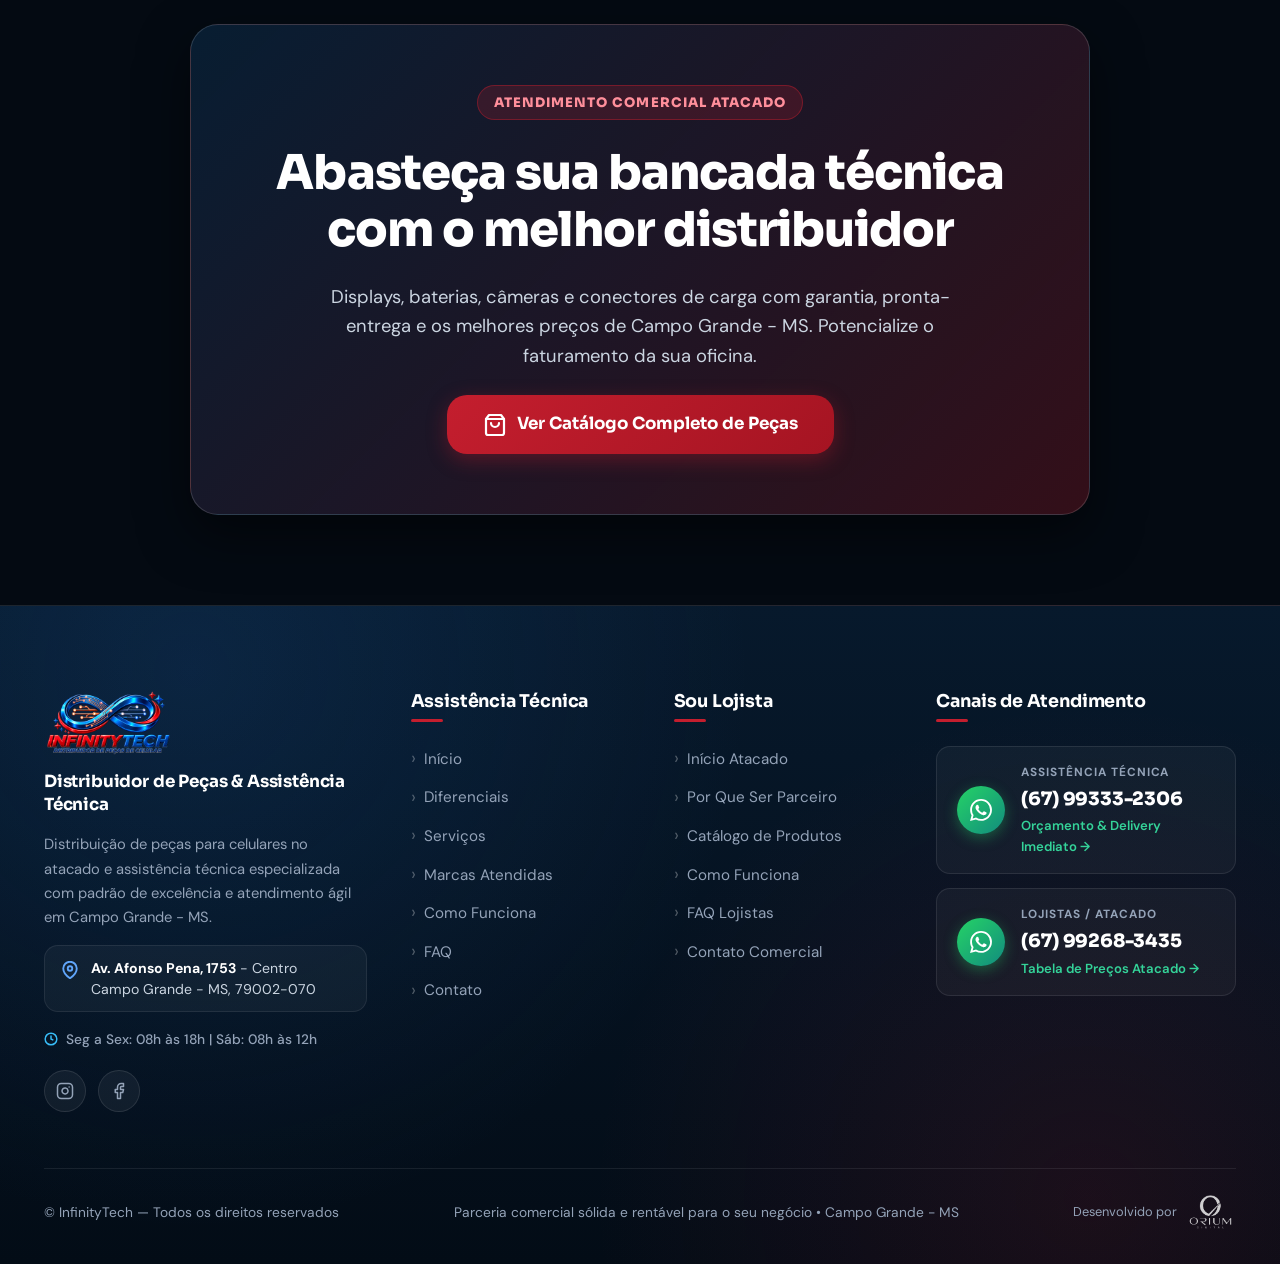
<file: lojistas.html>
<!DOCTYPE html>
<html lang="pt-BR">
<head>
  <meta charset="UTF-8" />
  <meta name="viewport" content="width=device-width, initial-scale=1.0, viewport-fit=cover" />
  <title>Distribuidora de Peças para Celular no Atacado | InfinityTech Lojistas</title>
  <meta name="description" content="Distribuidora de peças para celular no atacado em Campo Grande - MS. Telas e displays, baterias, módulos de câmera, conectores de carga e componentes para bancada técnica com estoque pronta-entrega." />
  
  <!-- Open Graph / SEO -->
  <meta property="og:type" content="website" />
  <meta property="og:title" content="Distribuidora de Peças para Celular no Atacado | InfinityTech Lojistas" />
  <meta property="og:description" content="Displays, baterias, câmeras, conectores de carga e peças para celulares no atacado com estoque pronta-entrega em Campo Grande - MS." />
  <meta property="og:image" content="img/pecas-hero-b2b.jpg" />
  
  <!-- Favicon -->
  <link rel="icon" type="image/png" href="img/favicon.png" />
  
  <!-- Google Fonts -->
  <link rel="preconnect" href="https://fonts.googleapis.com" />
  <link rel="preconnect" href="https://fonts.gstatic.com" crossorigin />
  <link href="https://fonts.googleapis.com/css2?family=DM+Sans:ital,opsz,wght@0,9..40,100..1000;1,9..40,100..1000&family=Sora:wght@400;500;600;700;800&display=swap" rel="stylesheet" />
  
  <!-- CSS -->
  <link rel="stylesheet" href="css/main.css" />
  <link rel="stylesheet" href="css/lojistas.css" />

  <!-- Anti-FOUC Theme Script -->
  <script>
    (function() {
      var saved = localStorage.getItem('infinitytech-theme');
      var theme = saved || 'dark';
      document.documentElement.setAttribute('data-theme', theme);
    })();
  </script>
</head>
<body class="lojistas-body">

  <!-- ==========================================================================
       HEADER FIXO LOJISTAS
       ========================================================================== -->
  <header class="header header-dark">
    <div class="container header-container">
      <a href="index.html" class="logo-link" title="Voltar ao início">
        <img src="img/logo.png" alt="InfinityTech Logo" class="logo-img" width="720" height="360" />
      </a>

      <!-- Menu Principal -->
      <nav>
        <ul class="nav-menu">
          <li><a href="#hero" class="nav-link">Início</a></li>
          <li><a href="#parceiro" class="nav-link">Vantagens</a></li>
          <li><a href="#produtos" class="nav-link">Catálogo</a></li>
          <li><a href="#como-funciona" class="nav-link">Como Funciona</a></li>
          <li><a href="#faq" class="nav-link">FAQ</a></li>
          <li><a href="#contato" class="nav-link">Contato</a></li>
        </ul>
      </nav>

      <!-- Ações do Header -->
      <div class="header-actions">
        <!-- Seletor de Trilha -->
        <div class="track-selector">
          <a href="assistencia-tecnica.html" class="track-btn" title="Ir para Cliente Final">Cliente Final</a>
          <span class="track-btn active-lojista">Sou Lojista ✓</span>
        </div>

        <!-- Botão Alternador de Tema -->
        <button class="theme-toggle" aria-label="Alternar tema claro/escuro" title="Alternar tema">
          <svg class="icon-moon" viewBox="0 0 24 24" fill="none" stroke="currentColor" stroke-width="2.2" stroke-linecap="round" stroke-linejoin="round">
            <path d="M21 12.79A9 9 0 1 1 11.21 3 7 7 0 0 0 21 12.79z"></path>
          </svg>
          <svg class="icon-sun" viewBox="0 0 24 24" fill="none" stroke="currentColor" stroke-width="2.2" stroke-linecap="round" stroke-linejoin="round">
            <circle cx="12" cy="12" r="5"></circle>
            <line x1="12" y1="1" x2="12" y2="3"></line>
            <line x1="12" y1="21" x2="12" y2="23"></line>
            <line x1="4.22" y1="4.22" x2="5.64" y2="5.64"></line>
            <line x1="18.36" y1="18.36" x2="19.78" y2="19.78"></line>
            <line x1="1" y1="12" x2="3" y2="12"></line>
            <line x1="21" y1="12" x2="23" y2="12"></line>
            <line x1="4.22" y1="19.78" x2="5.64" y2="18.36"></line>
            <line x1="18.36" y1="5.64" x2="19.78" y2="4.22"></line>
          </svg>
        </button>

        <!-- Botão CTA WhatsApp -->
        <a href="catalogo.html" class="btn btn-accent btn-sm">
          <svg width="18" height="18" viewBox="0 0 24 24" fill="none" stroke="currentColor" stroke-width="2.2" stroke-linecap="round" stroke-linejoin="round"><path d="M6 2 3 6v14a2 2 0 0 0 2 2h14a2 2 0 0 0 2-2V6l-3-4Z"></path><path d="M3 6h18"></path><path d="M16 10a4 4 0 0 1-8 0"></path></svg>
          <span>Ver Catálogo</span>
        </a>

        <!-- Botão Menu Mobile -->
        <button class="mobile-toggle" aria-label="Abrir Menu de Navegação">
          <svg viewBox="0 0 24 24" fill="none" stroke="currentColor" stroke-width="2.5"><line x1="3" y1="12" x2="21" y2="12"></line><line x1="3" y1="6" x2="21" y2="6"></line><line x1="3" y1="18" x2="21" y2="18"></line></svg>
        </button>
      </div>
    </div>
  </header>

  <!-- Menu Mobile Drawer -->
  <div class="mobile-nav">
    <div style="display: flex; align-items: center; justify-content: space-between; margin-bottom: 12px; gap: 8px;">
      <div class="track-selector" style="flex: 1; justify-content: center;">
        <a href="assistencia-tecnica.html" class="track-btn">Cliente Final</a>
        <span class="track-btn active-lojista">Sou Lojista ✓</span>
      </div>
      <button class="theme-toggle" aria-label="Alternar tema claro/escuro" title="Alternar tema">
        <svg class="icon-moon" viewBox="0 0 24 24" fill="none" stroke="currentColor" stroke-width="2.2" stroke-linecap="round" stroke-linejoin="round"><path d="M21 12.79A9 9 0 1 1 11.21 3 7 7 0 0 0 21 12.79z"></path></svg>
        <svg class="icon-sun" viewBox="0 0 24 24" fill="none" stroke="currentColor" stroke-width="2.2" stroke-linecap="round" stroke-linejoin="round"><circle cx="12" cy="12" r="5"></circle><line x1="12" y1="1" x2="12" y2="3"></line><line x1="12" y1="21" x2="12" y2="23"></line><line x1="4.22" y1="4.22" x2="5.64" y2="5.64"></line><line x1="18.36" y1="18.36" x2="19.78" y2="19.78"></line><line x1="1" y1="12" x2="3" y2="12"></line><line x1="21" y1="12" x2="23" y2="12"></line><line x1="4.22" y1="19.78" x2="5.64" y2="18.36"></line><line x1="18.36" y1="5.64" x2="19.78" y2="4.22"></line></svg>
      </button>
    </div>
    <ul class="mobile-nav-links">
      <li><a href="#hero">Início</a></li>
      <li><a href="#parceiro">Vantagens</a></li>
      <li><a href="#produtos">Catálogo</a></li>
      <li><a href="#como-funciona">Como Funciona</a></li>
      <li><a href="#faq">FAQ</a></li>
      <li><a href="#contato">Contato</a></li>
    </ul>
    <a href="catalogo.html" class="btn btn-accent btn-sm" style="width: 100%; margin-top: 10px;">
      <svg width="18" height="18" viewBox="0 0 24 24" fill="none" stroke="currentColor" stroke-width="2.2" stroke-linecap="round" stroke-linejoin="round"><path d="M6 2 3 6v14a2 2 0 0 0 2 2h14a2 2 0 0 0 2-2V6l-3-4Z"></path><path d="M3 6h18"></path><path d="M16 10a4 4 0 0 1-8 0"></path></svg>
      <span>Ver Catálogo Completo</span>
    </a>
  </div>

  <!-- ==========================================================================
       HERO SECTION (DARK B2B)
       ========================================================================== -->
  <section id="hero" class="hero-b2b">
    <div class="container">
      <div class="hero-b2b-grid">
        
        <!-- Conteúdo Hero Lojistas -->
        <div class="hero-b2b-content reveal">
          <span class="hero-b2b-badge">
            <svg width="14" height="14" viewBox="0 0 24 24" fill="none" stroke="currentColor" stroke-width="2.5"><polygon points="13 2 3 14 12 14 11 22 21 10 12 10 13 2"></polygon></svg>
            Distribuição B2B • Peças &amp; Componentes
          </span>

          <h1 class="hero-b2b-title">
            Peças para Celular no Atacado — <span class="highlight-red">Para Lojistas &amp; Técnicos</span>
          </h1>

          <p class="hero-b2b-subtitle">
            Displays, baterias, módulos de câmera, conectores de carga e insumos de bancada com estoque local a pronta-entrega em Campo Grande - MS.
          </p>

          <div style="display: flex; gap: 16px; flex-wrap: wrap; margin-top: 8px;">
            <a href="catalogo.html" class="btn btn-accent btn-lg">
              <svg width="20" height="20" viewBox="0 0 24 24" fill="none" stroke="currentColor" stroke-width="2.2" stroke-linecap="round" stroke-linejoin="round"><path d="M6 2 3 6v14a2 2 0 0 0 2 2h14a2 2 0 0 0 2-2V6l-3-4Z"></path><path d="M3 6h18"></path><path d="M16 10a4 4 0 0 1-8 0"></path></svg>
              <span>Ver Catálogo Completo</span>
            </a>
            <a href="#produtos" class="btn btn-outline btn-lg">
              Ver Catálogo de Peças
            </a>
          </div>
        </div>

        <!-- Mídia Hero (Showcase de Distribuição e Bancada Técnica) -->
        <div class="hero-b2b-media reveal reveal-delay-1">
          <div class="hero-b2b-img-card">
            <img src="img/pecas-hero-b2b.jpg" alt="Distribuição de Peças para Celular InfinityTech para Lojistas e Assistências Técnicas" width="1024" height="682" />
          </div>
        </div>

      </div>
    </div>
  </section>

  <!-- ==========================================================================
       POR QUE SER PARCEIRO (5 VANTAGENS / GRID DE 5 ITENS)
       ========================================================================== -->
  <section id="parceiro" class="section partner-section">
    <div class="container">
      <div class="section-title-wrap reveal">
        <span class="section-tag tag-accent">Vantagens Exclusivas</span>
        <h2 class="section-title">Por que abastecer sua bancada conosco</h2>
        <p class="section-subtitle">Tudo o que sua assistência técnica ou loja precisa para realizar reparos rápidos, com margem garantida e zero dor de cabeça.</p>
      </div>

      <div class="partner-grid">
        <!-- 1 -->
        <div class="partner-card reveal">
          <div class="partner-icon">
            <svg width="24" height="24" viewBox="0 0 24 24" fill="none" stroke="currentColor" stroke-width="2"><path d="M12 22s8-4 8-10V5l-8-3-8 3v7c0 6 8 10 8 10z"></path><polyline points="9 12 11 14 15 10"></polyline></svg>
          </div>
          <h3 class="partner-title">Peças Testadas &amp; Homologadas</h3>
          <p class="partner-text">Rigoroso controle de qualidade em telas, baterias e componentes para você instalar sem retorno de garantia.</p>
        </div>

        <!-- 2 -->
        <div class="partner-card reveal reveal-delay-1">
          <div class="partner-icon">
            <svg width="24" height="24" viewBox="0 0 24 24" fill="none" stroke="currentColor" stroke-width="2"><line x1="12" y1="1" x2="12" y2="23"></line><path d="M17 5H9.5a3.5 3.5 0 0 0 0 7h5a3.5 3.5 0 0 1 0 7H6"></path></svg>
          </div>
          <h3 class="partner-title">Preço Direto de Distribuidora</h3>
          <p class="partner-text">Tabela de atacado diferenciada para elevar a margem de lucro líquido em cada ordem de serviço da sua oficina.</p>
        </div>

        <!-- 3 -->
        <div class="partner-card reveal reveal-delay-2">
          <div class="partner-icon">
            <svg width="24" height="24" viewBox="0 0 24 24" fill="none" stroke="currentColor" stroke-width="2"><rect x="1" y="3" width="15" height="13"></rect><polygon points="16 8 20 8 23 11 23 16 16 16 16 8"></polygon><circle cx="5.5" cy="18.5" r="2.5"></circle><circle cx="18.5" cy="18.5" r="2.5"></circle></svg>
          </div>
          <h3 class="partner-title">Estoque Local Pronta-Entrega</h3>
          <p class="partner-text">Retirada imediata no balcão central ou envio expresso via motoboy para Campo Grande e região.</p>
        </div>

        <!-- 4 -->
        <div class="partner-card reveal reveal-delay-3">
          <div class="partner-icon">
            <svg width="24" height="24" viewBox="0 0 24 24" fill="none" stroke="currentColor" stroke-width="2"><rect x="5" y="2" width="14" height="20" rx="2" ry="2"></rect><line x1="12" y1="18" x2="12.01" y2="18"></line></svg>
          </div>
          <h3 class="partner-title">Multimarcas Completo</h3>
          <p class="partner-text">Linha completa de componentes para Apple, Samsung, Motorola, Xiaomi, Realme e outras marcas.</p>
        </div>

        <!-- 5 -->
        <div class="partner-card reveal reveal-delay-4">
          <div class="partner-icon">
            <svg width="24" height="24" viewBox="0 0 24 24" fill="none" stroke="currentColor" stroke-width="2"><path d="M21.5 2v6h-6M21.34 15.57a10 10 0 1 1-.57-8.38l5.67-5.67"></path></svg>
          </div>
          <h3 class="partner-title">Garantia Descomplicada</h3>
          <p class="partner-text">Política de troca ágil com canal técnico direto no WhatsApp para manter o ritmo da sua bancada.</p>
        </div>
      </div>
    </div>
  </section>

  <!-- ==========================================================================
       CATÁLOGO DE PRODUTOS (PEÇAS E COMPONENTES TÉCNICOS)
       ========================================================================== -->
  <section id="produtos" class="section catalog-section">
    <div class="container">
      <div class="section-title-wrap reveal">
        <span class="section-tag tag-info">
          Estoque de Reposição
        </span>
        <h2 class="section-title">Peças e Componentes para Manutenção</h2>
        <p class="section-subtitle">Displays, módulos de câmeras, baterias e conectores a pronta-entrega para os principais smartphones do mercado.</p>
      </div>

      <div class="catalog-grid">
        
        <!-- 1. Displays & Telas Frontais -->
        <div class="catalog-card reveal">
          <div class="catalog-media">
            <img src="img/pecas-displays.jpg" alt="Displays e Telas Frontais para Celular no Atacado InfinityTech" width="1024" height="682" loading="lazy" decoding="async" />
            <span class="catalog-badge-float">OLED • Incell • Original</span>
          </div>
          <div class="catalog-body">
            <h3 class="catalog-name">Displays &amp; Telas Frontais</h3>
            <ul class="catalog-features">
              <li>
                <svg viewBox="0 0 24 24" fill="none" stroke="currentColor" stroke-width="2.5"><polyline points="20 6 9 17 4 12"></polyline></svg>
                OLED, AMOLED, Incell e Originais para iPhone, Samsung e Motorola
              </li>
              <li>
                <svg viewBox="0 0 24 24" fill="none" stroke="currentColor" stroke-width="2.5"><polyline points="20 6 9 17 4 12"></polyline></svg>
                Excelente fidelidade de cores, brilho intenso e touch de alta resposta
              </li>
              <li>
                <svg viewBox="0 0 24 24" fill="none" stroke="currentColor" stroke-width="2.5"><polyline points="20 6 9 17 4 12"></polyline></svg>
                Peças testadas e seladas com garantia de bancada técnica
              </li>
            </ul>
            <div class="catalog-cta">
              <a href="catalogo.html?categoria=displays" class="btn btn-accent" style="width: 100%;">
              <svg width="18" height="18" viewBox="0 0 24 24" fill="none" stroke="currentColor" stroke-width="2.2" stroke-linecap="round" stroke-linejoin="round"><path d="M6 2 3 6v14a2 2 0 0 0 2 2h14a2 2 0 0 0 2-2V6l-3-4Z"></path><path d="M3 6h18"></path><path d="M16 10a4 4 0 0 1-8 0"></path></svg>
              <span>Ver Displays e Telas</span>
            </a>
            </div>
          </div>
        </div>

        <!-- 2. Baterias de Alta Performance -->
        <div class="catalog-card reveal reveal-delay-1">
          <div class="catalog-media">
            <img src="img/pecas-baterias.jpg" alt="Baterias para Celular no Atacado InfinityTech" width="1024" height="682" loading="lazy" decoding="async" />
            <span class="catalog-badge-float">100% Saúde • Ciclo Zero</span>
          </div>
          <div class="catalog-body">
            <h3 class="catalog-name">Baterias de Alta Performance</h3>
            <ul class="catalog-features">
              <li>
                <svg viewBox="0 0 24 24" fill="none" stroke="currentColor" stroke-width="2.5"><polyline points="20 6 9 17 4 12"></polyline></svg>
                Células novas de lítio com capacidade mAh real e homologação
              </li>
              <li>
                <svg viewBox="0 0 24 24" fill="none" stroke="currentColor" stroke-width="2.5"><polyline points="20 6 9 17 4 12"></polyline></svg>
                Placa de proteção integrada contra sobrecarga e aquecimento
              </li>
              <li>
                <svg viewBox="0 0 24 24" fill="none" stroke="currentColor" stroke-width="2.5"><polyline points="20 6 9 17 4 12"></polyline></svg>
                Ampla linha para toda a família iPhone, Galaxy A/S e Moto G
              </li>
            </ul>
            <div class="catalog-cta">
              <a href="catalogo.html?categoria=baterias" class="btn btn-accent" style="width: 100%;">
              <svg width="18" height="18" viewBox="0 0 24 24" fill="none" stroke="currentColor" stroke-width="2.2" stroke-linecap="round" stroke-linejoin="round"><path d="M6 2 3 6v14a2 2 0 0 0 2 2h14a2 2 0 0 0 2-2V6l-3-4Z"></path><path d="M3 6h18"></path><path d="M16 10a4 4 0 0 1-8 0"></path></svg>
              <span>Ver Baterias</span>
            </a>
            </div>
          </div>
        </div>

        <!-- 3. Blocos & Módulos de Câmeras -->
        <div class="catalog-card reveal reveal-delay-2">
          <div class="catalog-media">
            <img src="img/pecas-cameras.jpg" alt="Módulos de Câmera Traseira e Frontal InfinityTech" width="1024" height="682" loading="lazy" decoding="async" />
            <span class="catalog-badge-float">Traseiras &amp; Frontais</span>
          </div>
          <div class="catalog-body">
            <h3 class="catalog-name">Blocos &amp; Módulos de Câmeras</h3>
            <ul class="catalog-features">
              <li>
                <svg viewBox="0 0 24 24" fill="none" stroke="currentColor" stroke-width="2.5"><polyline points="20 6 9 17 4 12"></polyline></svg>
                Blocos completos triplos/duplos com estabilização óptica (OIS)
              </li>
              <li>
                <svg viewBox="0 0 24 24" fill="none" stroke="currentColor" stroke-width="2.5"><polyline points="20 6 9 17 4 12"></polyline></svg>
                Câmeras frontais de selfie com sensores de proximidade integrados
              </li>
              <li>
                <svg viewBox="0 0 24 24" fill="none" stroke="currentColor" stroke-width="2.5"><polyline points="20 6 9 17 4 12"></polyline></svg>
                Foco automático rápido e substituição direta plug-and-play
              </li>
            </ul>
            <div class="catalog-cta">
              <a href="catalogo.html?categoria=cameras" class="btn btn-accent" style="width: 100%;">
              <svg width="18" height="18" viewBox="0 0 24 24" fill="none" stroke="currentColor" stroke-width="2.2" stroke-linecap="round" stroke-linejoin="round"><path d="M6 2 3 6v14a2 2 0 0 0 2 2h14a2 2 0 0 0 2-2V6l-3-4Z"></path><path d="M3 6h18"></path><path d="M16 10a4 4 0 0 1-8 0"></path></svg>
              <span>Ver Câmeras</span>
            </a>
            </div>
          </div>
        </div>

        <!-- 4. Conectores de Carga & Subplacas -->
        <div class="catalog-card reveal">
          <div class="catalog-media">
            <img src="img/pecas-conectores.jpg" alt="Conectores de Carga e Subplacas InfinityTech" width="1200" height="896" loading="lazy" decoding="async" />
            <span class="catalog-badge-float">Carga Rápida • Microfone</span>
          </div>
          <div class="catalog-body">
            <h3 class="catalog-name">Conectores de Carga &amp; Subplacas</h3>
            <ul class="catalog-features">
              <li>
                <svg viewBox="0 0 24 24" fill="none" stroke="currentColor" stroke-width="2.5"><polyline points="20 6 9 17 4 12"></polyline></svg>
                Subplacas completas com porta USB-C e Lightning de alta resistência
              </li>
              <li>
                <svg viewBox="0 0 24 24" fill="none" stroke="currentColor" stroke-width="2.5"><polyline points="20 6 9 17 4 12"></polyline></svg>
                Circuitos integrados de carga turbo (Fast Charge) e microfones MEMS
              </li>
              <li>
                <svg viewBox="0 0 24 24" fill="none" stroke="currentColor" stroke-width="2.5"><polyline points="20 6 9 17 4 12"></polyline></svg>
                Contatos de antena banhados a ouro para sinal de rede estável
              </li>
            </ul>
            <div class="catalog-cta">
              <a href="catalogo.html?categoria=conectores" class="btn btn-accent" style="width: 100%;">
              <svg width="18" height="18" viewBox="0 0 24 24" fill="none" stroke="currentColor" stroke-width="2.2" stroke-linecap="round" stroke-linejoin="round"><path d="M6 2 3 6v14a2 2 0 0 0 2 2h14a2 2 0 0 0 2-2V6l-3-4Z"></path><path d="M3 6h18"></path><path d="M16 10a4 4 0 0 1-8 0"></path></svg>
              <span>Ver Conectores e Subplacas</span>
            </a>
            </div>
          </div>
        </div>

        <!-- 5. Cabos Flex, Alto-falantes & Campainhas -->
        <div class="catalog-card reveal reveal-delay-1">
          <div class="catalog-media">
            <img src="img/pecas-flex-audio.jpg" alt="Cabos Flex, Alto-falantes e Campainhas InfinityTech" width="1200" height="896" loading="lazy" decoding="async" />
            <span class="catalog-badge-float">Componentes Internos</span>
          </div>
          <div class="catalog-body">
            <h3 class="catalog-name">Flex, Alto-falantes &amp; Campainhas</h3>
            <ul class="catalog-features">
              <li>
                <svg viewBox="0 0 24 24" fill="none" stroke="currentColor" stroke-width="2.5"><polyline points="20 6 9 17 4 12"></polyline></svg>
                Cabos flex de botão Power, botões de volume e sensor biométrico
              </li>
              <li>
                <svg viewBox="0 0 24 24" fill="none" stroke="currentColor" stroke-width="2.5"><polyline points="20 6 9 17 4 12"></polyline></svg>
                Alto-falantes auriculares de chamada e campainhas sonoras (buzzers)
              </li>
              <li>
                <svg viewBox="0 0 24 24" fill="none" stroke="currentColor" stroke-width="2.5"><polyline points="20 6 9 17 4 12"></polyline></svg>
                Motores de vibração (Taptic Engine e vibracall) com encaixe perfeito
              </li>
            </ul>
            <div class="catalog-cta">
              <a href="catalogo.html?categoria=cabos-flex" class="btn btn-accent" style="width: 100%;">
              <svg width="18" height="18" viewBox="0 0 24 24" fill="none" stroke="currentColor" stroke-width="2.2" stroke-linecap="round" stroke-linejoin="round"><path d="M6 2 3 6v14a2 2 0 0 0 2 2h14a2 2 0 0 0 2-2V6l-3-4Z"></path><path d="M3 6h18"></path><path d="M16 10a4 4 0 0 1-8 0"></path></svg>
              <span>Ver Cabos Flex e Alto-falantes</span>
            </a>
            </div>
          </div>
        </div>

        <!-- 6. Lentes de Vidro, Gavetas & Insumos -->
        <div class="catalog-card reveal reveal-delay-2">
          <div class="catalog-media">
            <img src="img/pecas-insumos.jpg" alt="Lentes de Vidro, Gavetas de Chip e Insumos InfinityTech" width="1200" height="896" loading="lazy" decoding="async" />
            <span class="catalog-badge-float">Insumos de Bancada</span>
          </div>
          <div class="catalog-body">
            <h3 class="catalog-name">Lentes, Gavetas &amp; Insumos</h3>
            <ul class="catalog-features">
              <li>
                <svg viewBox="0 0 24 24" fill="none" stroke="currentColor" stroke-width="2.5"><polyline points="20 6 9 17 4 12"></polyline></svg>
                Lentes de vidro para câmera traseira com adesivo cortado a laser
              </li>
              <li>
                <svg viewBox="0 0 24 24" fill="none" stroke="currentColor" stroke-width="2.5"><polyline points="20 6 9 17 4 12"></polyline></svg>
                Gavetas de chip SIM em alumínio nas cores originais dos aparelhos
              </li>
              <li>
                <svg viewBox="0 0 24 24" fill="none" stroke="currentColor" stroke-width="2.5"><polyline points="20 6 9 17 4 12"></polyline></svg>
                Colas técnicas profissionais B-7000 / T-7000, fitas térmicas e adesivos
              </li>
            </ul>
            <div class="catalog-cta">
              <a href="catalogo.html?categoria=insumos" class="btn btn-accent" style="width: 100%;">
              <svg width="18" height="18" viewBox="0 0 24 24" fill="none" stroke="currentColor" stroke-width="2.2" stroke-linecap="round" stroke-linejoin="round"><path d="M6 2 3 6v14a2 2 0 0 0 2 2h14a2 2 0 0 0 2-2V6l-3-4Z"></path><path d="M3 6h18"></path><path d="M16 10a4 4 0 0 1-8 0"></path></svg>
              <span>Ver Lentes, Gavetas e Insumos</span>
            </a>
            </div>
          </div>
        </div>

      </div>
    </div>
  </section>

  <!-- ==========================================================================
       COMO FUNCIONA A PARCERIA (STEPPER 5 PASSOS)
       ========================================================================== -->
  <section id="como-funciona" class="section" style="background: var(--bg-main);">
    <div class="container">
      <div class="section-title-wrap reveal">
        <span class="section-tag tag-accent">Processo de Abastecimento</span>
        <h2 class="section-title">Como Funciona a Parceria</h2>
        <p class="section-subtitle">Passo a passo descomplicado para você abastecer sua assistência técnica com total agilidade.</p>
      </div>

      <div class="partner-steps-grid">
        <!-- Passo 1 -->
        <div class="partner-step-card reveal">
          <div class="partner-step-header">
            <div class="partner-step-num">1</div>
            <div class="partner-step-icon">
              <svg width="20" height="20" viewBox="0 0 24 24" fill="none" stroke="currentColor" stroke-width="2.2"><path d="M21 11.5a8.38 8.38 0 0 1-.9 3.8 8.5 8.5 0 0 1-7.6 4.7 8.38 8.38 0 0 1-3.8-.9L3 21l1.9-5.7a8.38 8.38 0 0 1-.9-3.8 8.5 8.5 0 0 1 4.7-7.6 8.38 8.38 0 0 1 3.8-.9h.5a8.48 8.48 0 0 1 8 8v.5z"></path></svg>
            </div>
          </div>
          <h3 class="partner-step-title">Contato no WhatsApp</h3>
          <p class="partner-step-desc">Fale com nossos consultores técnicos e solicite a tabela de preços de atacado.</p>
        </div>

        <!-- Passo 2 -->
        <div class="partner-step-card reveal reveal-delay-1">
          <div class="partner-step-header">
            <div class="partner-step-num">2</div>
            <div class="partner-step-icon">
              <svg width="20" height="20" viewBox="0 0 24 24" fill="none" stroke="currentColor" stroke-width="2.2"><path d="M14 2H6a2 2 0 0 0-2 2v16a2 2 0 0 0 2 2h12a2 2 0 0 0 2-2V8z"></path><polyline points="14 2 14 8 20 8"></polyline><line x1="16" y1="13" x2="8" y2="13"></line><line x1="16" y1="17" x2="8" y2="17"></line><polyline points="10 9 9 9 8 9"></polyline></svg>
            </div>
          </div>
          <h3 class="partner-step-title">Escolha as Peças</h3>
          <p class="partner-step-desc">Consulte a disponibilidade de telas, baterias e periféricos para os modelos que você atende.</p>
        </div>

        <!-- Passo 3 -->
        <div class="partner-step-card reveal reveal-delay-2">
          <div class="partner-step-header">
            <div class="partner-step-num">3</div>
            <div class="partner-step-icon">
              <svg width="20" height="20" viewBox="0 0 24 24" fill="none" stroke="currentColor" stroke-width="2.2"><circle cx="9" cy="21" r="1"></circle><circle cx="20" cy="21" r="1"></circle><path d="M1 1h4l2.68 13.39a2 2 0 0 0 2 1.61h9.72a2 2 0 0 0 2-1.61L23 6H6"></path></svg>
            </div>
          </div>
          <h3 class="partner-step-title">Pedido Rápido</h3>
          <p class="partner-step-desc">Confirme o pedido com condições especiais e descontos progressivos para parceiros.</p>
        </div>

        <!-- Passo 4 -->
        <div class="partner-step-card reveal reveal-delay-3">
          <div class="partner-step-header">
            <div class="partner-step-num">4</div>
            <div class="partner-step-icon">
              <svg width="20" height="20" viewBox="0 0 24 24" fill="none" stroke="currentColor" stroke-width="2.2"><rect x="1" y="3" width="15" height="13"></rect><polygon points="16 8 20 8 23 11 23 16 16 16 16 8"></polygon><circle cx="5.5" cy="18.5" r="2.5"></circle><circle cx="18.5" cy="18.5" r="2.5"></circle></svg>
            </div>
          </div>
          <h3 class="partner-step-title">Retirada ou Motoboy</h3>
          <p class="partner-step-desc">Retire em minutos no balcão central ou receba com entrega expressa via motoboy.</p>
        </div>

        <!-- Passo 5 -->
        <div class="partner-step-card reveal reveal-delay-4">
          <div class="partner-step-header">
            <div class="partner-step-num">5</div>
            <div class="partner-step-icon">
              <svg width="20" height="20" viewBox="0 0 24 24" fill="none" stroke="currentColor" stroke-width="2.2"><path d="M21.5 2v6h-6M21.34 15.57a10 10 0 1 1-.57-8.38l5.67-5.67"></path></svg>
            </div>
          </div>
          <h3 class="partner-step-title">Bancada Sempre Pronta</h3>
          <p class="partner-step-desc">Finalize reparos com pontualidade, encante seus clientes e maximize sua lucratividade.</p>
        </div>
      </div>
    </div>
  </section>

  <!-- ==========================================================================
       FAQ LOJISTAS (ACCORDION DARK)
       ========================================================================== -->
  <section id="faq" class="section" style="background: var(--bg-soft);">
    <div class="container">
      <div class="section-title-wrap reveal">
        <span class="section-tag tag-accent">
          Dúvidas Comerciais &amp; Técnicas
        </span>
        <h2 class="section-title">Perguntas Frequentes de Lojistas &amp; Técnicos</h2>
        <p class="section-subtitle">Principais esclarecimentos sobre garantia, fornecimento e pedidos de peças no atacado.</p>
      </div>

      <div class="faq-grid reveal">
        <!-- Q1 -->
        <div class="faq-item">
          <button class="faq-question">
            <span>Como funciona a garantia das peças e displays?</span>
            <div class="faq-icon">
              <svg width="20" height="20" viewBox="0 0 24 24" fill="none" stroke="currentColor" stroke-width="2.5"><polyline points="6 9 12 15 18 9"></polyline></svg>
            </div>
          </button>
          <div class="faq-answer">
            <div class="faq-answer-inner">Todas as nossas peças contam com garantia contra defeitos de fabricação. Para telas e displays, orientamos sempre a realização do teste prévio de toque e imagem antes da colagem definitiva e remoção das películas protetoras. Nossa equipe efetua trocas de forma rápida e sem burocracia para parceiros cadastrados.</div>
          </div>
        </div>

        <!-- Q2 -->
        <div class="faq-item">
          <button class="faq-question">
            <span>Qual o pedido mínimo para comprar no atacado?</span>
            <div class="faq-icon">
              <svg width="20" height="20" viewBox="0 0 24 24" fill="none" stroke="currentColor" stroke-width="2.5"><polyline points="6 9 12 15 18 9"></polyline></svg>
            </div>
          </button>
          <div class="faq-answer">
            <div class="faq-answer-inner">Trabalhamos com condições comerciais sob medida para assistências técnicas e lojistas: sem exigência de pedidos mínimos abusivos. Você pode adquirir desde reposições pontuais de emergência para um reparo urgente até lotes completos para abastecimento semanal.</div>
          </div>
        </div>

        <!-- Q3 -->
        <div class="faq-item">
          <button class="faq-question">
            <span>Como funciona a entrega para Campo Grande e interior do MS?</span>
            <div class="faq-icon">
              <svg width="20" height="20" viewBox="0 0 24 24" fill="none" stroke="currentColor" stroke-width="2.5"><polyline points="6 9 12 15 18 9"></polyline></svg>
            </div>
          </button>
          <div class="faq-answer">
            <div class="faq-answer-inner">Para Campo Grande, disponibilizamos entrega expressa via motoboy ou opção de retirada imediata no balcão da nossa loja central na Av. Afonso Pena, 1753. Para cidades do interior de Mato Grosso do Sul e demais estados, despachamos no mesmo dia via transportadora ou Correios (Sedex).</div>
          </div>
        </div>

        <!-- Q4 -->
        <div class="faq-item">
          <button class="faq-question">
            <span>Vocês têm catálogo online com preços atualizados?</span>
            <div class="faq-icon">
              <svg width="20" height="20" viewBox="0 0 24 24" fill="none" stroke="currentColor" stroke-width="2.5"><polyline points="6 9 12 15 18 9"></polyline></svg>
            </div>
          </button>
          <div class="faq-answer">
            <div class="faq-answer-inner">Sim! Nosso <a href="catalogo.html">catálogo online</a> tem preços sempre atualizados em displays, baterias, câmeras e conectores de carga. Monte seu carrinho no site e finalize o pedido direto pelo nosso WhatsApp comercial (67) 99268-3435.</div>
          </div>
        </div>
      </div>
    </div>
  </section>

  <!-- ==========================================================================
       CONTATO FINAL B2B
       ========================================================================== -->
  <section id="contato" class="section contact-section-b2b">
    <div class="container">
      <div class="contact-b2b-box reveal">
        <span class="hero-b2b-badge">Atendimento Comercial Atacado</span>
        <h2>Abasteça sua bancada técnica com o melhor distribuidor</h2>
        <p>
          Displays, baterias, câmeras e conectores de carga com garantia, pronta-entrega e os melhores preços de Campo Grande - MS. Potencialize o faturamento da sua oficina.
        </p>
        <div>
          <a href="catalogo.html" class="btn btn-accent btn-lg">
            <svg width="24" height="24" viewBox="0 0 24 24" fill="none" stroke="currentColor" stroke-width="2.2" stroke-linecap="round" stroke-linejoin="round"><path d="M6 2 3 6v14a2 2 0 0 0 2 2h14a2 2 0 0 0 2-2V6l-3-4Z"></path><path d="M3 6h18"></path><path d="M16 10a4 4 0 0 1-8 0"></path></svg>
            <span>Ver Catálogo Completo de Peças</span>
          </a>
        </div>
      </div>
    </div>
  </section>

  <!-- ==========================================================================
       FOOTER COMPARTILHADO
       ========================================================================== -->
  <footer class="footer">
    <div class="container">
      <div class="footer-grid">
        
        <!-- Marca & Slogan -->
        <div class="footer-brand">
          <a href="index.html">
            <img src="img/logo.png" alt="InfinityTech Distribuidor de Peças de Celular" class="footer-logo" width="720" height="360" loading="lazy" decoding="async" />
          </a>
          <div class="footer-slogan">Distribuidor de Peças &amp; Assistência Técnica</div>
          <p class="footer-desc">
            Distribuição de peças para celulares no atacado e assistência técnica especializada com padrão de excelência e atendimento ágil em Campo Grande - MS.
          </p>
          <a href="https://maps.google.com/?q=Av.+Afonso+Pena,+1753+-+Centro,+Campo+Grande+-+MS,+79002-070" target="_blank" rel="noopener noreferrer" class="footer-address-info" title="Abrir localização no Google Maps">
            <svg width="18" height="18" viewBox="0 0 24 24" fill="none" stroke="currentColor" stroke-width="2.5"><path d="M21 10c0 7-9 13-9 13s-9-6-9-13a9 9 0 0 1 18 0z"></path><circle cx="12" cy="10" r="3"></circle></svg>
            <div>
              <strong>Av. Afonso Pena, 1753</strong> - Centro<br />
              <span>Campo Grande - MS, 79002-070</span>
            </div>
          </a>
          <div class="footer-hours-info">
            <svg width="14" height="14" viewBox="0 0 24 24" fill="none" stroke="currentColor" stroke-width="2.5"><circle cx="12" cy="12" r="10"></circle><polyline points="12 6 12 12 16 14"></polyline></svg>
            <span>Seg a Sex: 08h às 18h | Sáb: 08h às 12h</span>
          </div>
          <div class="footer-socials">
            <a href="https://instagram.com" target="_blank" rel="noopener noreferrer" class="footer-social-link" title="Siga a InfinityTech no Instagram" aria-label="Instagram">
              <svg width="18" height="18" viewBox="0 0 24 24" fill="none" stroke="currentColor" stroke-width="2" stroke-linecap="round" stroke-linejoin="round"><rect x="2" y="2" width="20" height="20" rx="5" ry="5"></rect><path d="M16 11.37A4 4 0 1 1 12.63 8 4 4 0 0 1 16 11.37z"></path><line x1="17.5" y1="6.5" x2="17.51" y2="6.5"></line></svg>
            </a>
            <a href="https://facebook.com" target="_blank" rel="noopener noreferrer" class="footer-social-link" title="Siga a InfinityTech no Facebook" aria-label="Facebook">
              <svg width="18" height="18" viewBox="0 0 24 24" fill="none" stroke="currentColor" stroke-width="2" stroke-linecap="round" stroke-linejoin="round"><path d="M18 2h-3a5 5 0 0 0-5 5v3H7v4h3v8h4v-8h3l1-4h-4V7a1 1 0 0 1 1-1h3z"></path></svg>
            </a>
          </div>
        </div>

        <!-- Links Trilha Cliente Final -->
        <div>
          <h4 class="footer-heading">Assistência Técnica</h4>
          <ul class="footer-links">
            <li><a href="assistencia-tecnica.html#hero">Início</a></li>
            <li><a href="assistencia-tecnica.html#diferenciais">Diferenciais</a></li>
            <li><a href="assistencia-tecnica.html#servicos">Serviços</a></li>
            <li><a href="assistencia-tecnica.html#marcas">Marcas Atendidas</a></li>
            <li><a href="assistencia-tecnica.html#como-funciona">Como Funciona</a></li>
            <li><a href="assistencia-tecnica.html#faq">FAQ</a></li>
            <li><a href="assistencia-tecnica.html#contato">Contato</a></li>
          </ul>
        </div>

        <!-- Links Trilha Lojistas -->
        <div>
          <h4 class="footer-heading">Sou Lojista</h4>
          <ul class="footer-links">
            <li><a href="lojistas.html#hero">Início Atacado</a></li>
            <li><a href="lojistas.html#parceiro">Por Que Ser Parceiro</a></li>
            <li><a href="lojistas.html#produtos">Catálogo de Produtos</a></li>
            <li><a href="lojistas.html#como-funciona">Como Funciona</a></li>
            <li><a href="lojistas.html#faq">FAQ Lojistas</a></li>
            <li><a href="lojistas.html#contato">Contato Comercial</a></li>
          </ul>
        </div>

        <!-- Contatos WhatsApp Compartilhados -->
        <div>
          <h4 class="footer-heading">Canais de Atendimento</h4>
          <div class="footer-contacts">
            <a href="https://wa.me/5567993332306?text=Ol%C3%A1%2C+preciso+de+ajuda+com+meu+celular." target="_blank" rel="noopener noreferrer" class="footer-contact-card">
              <div class="footer-contact-icon">
                <svg width="22" height="22" viewBox="0 0 24 24" fill="currentColor"><path d="M17.472 14.382c-.297-.149-1.758-.867-2.03-.967-.273-.099-.471-.148-.67.15-.197.297-.767.966-.94 1.164-.173.199-.347.223-.644.075-.297-.15-1.255-.463-2.39-1.475-.883-.788-1.48-1.761-1.653-2.059-.173-.297-.018-.458.13-.606.134-.133.298-.347.446-.52.149-.174.198-.298.298-.497.099-.198.05-.371-.025-.52-.075-.149-.669-1.612-.916-2.207-.242-.579-.487-.5-.669-.51-.173-.008-.371-.01-.57-.01-.198 0-.52.074-.792.372-.272.297-1.04 1.016-1.04 2.479 0 1.462 1.065 2.875 1.213 3.074.149.198 2.096 3.2 5.077 4.487.709.306 1.262.489 1.694.625.712.227 1.36.195 1.871.118.571-.085 1.758-.719 2.006-1.413.248-.694.248-1.289.173-1.413-.074-.124-.272-.198-.57-.347m-5.421 7.403h-.004a9.87 9.87 0 01-5.031-1.378l-.361-.214-3.741.982.998-3.648-.235-.374a9.86 9.86 0 01-1.51-5.26c.001-5.45 4.436-9.884 9.888-9.884 2.64 0 5.122 1.03 6.988 2.898a9.825 9.825 0 012.893 6.994c-.003 5.45-4.437 9.884-9.885 9.884m8.413-18.297A11.815 11.815 0 0012.05 0C5.495 0 .16 5.335.157 11.892c0 2.096.547 4.142 1.588 5.945L.057 24l6.305-1.654a11.882 11.882 0 005.683 1.448h.005c6.554 0 11.89-5.335 11.893-11.893a11.821 11.821 0 00-3.48-8.413Z"/></svg>
              </div>
              <div class="footer-contact-info">
                <span class="footer-contact-badge">Assistência Técnica</span>
                <span class="footer-contact-phone">(67) 99333-2306</span>
                <span class="footer-contact-hint">Orçamento &amp; Delivery Imediato →</span>
              </div>
            </a>

            <a href="https://wa.me/5567992683435?text=Ol%C3%A1%2C+sou+lojista+e+gostaria+de+conhecer+o+cat%C3%A1logo+de+pe%C3%A7as." target="_blank" rel="noopener noreferrer" class="footer-contact-card">
              <div class="footer-contact-icon">
                <svg width="22" height="22" viewBox="0 0 24 24" fill="currentColor"><path d="M17.472 14.382c-.297-.149-1.758-.867-2.03-.967-.273-.099-.471-.148-.67.15-.197.297-.767.966-.94 1.164-.173.199-.347.223-.644.075-.297-.15-1.255-.463-2.39-1.475-.883-.788-1.48-1.761-1.653-2.059-.173-.297-.018-.458.13-.606.134-.133.298-.347.446-.52.149-.174.198-.298.298-.497.099-.198.05-.371-.025-.52-.075-.149-.669-1.612-.916-2.207-.242-.579-.487-.5-.669-.51-.173-.008-.371-.01-.57-.01-.198 0-.52.074-.792.372-.272.297-1.04 1.016-1.04 2.479 0 1.462 1.065 2.875 1.213 3.074.149.198 2.096 3.2 5.077 4.487.709.306 1.262.489 1.694.625.712.227 1.36.195 1.871.118.571-.085 1.758-.719 2.006-1.413.248-.694.248-1.289.173-1.413-.074-.124-.272-.198-.57-.347m-5.421 7.403h-.004a9.87 9.87 0 01-5.031-1.378l-.361-.214-3.741.982.998-3.648-.235-.374a9.86 9.86 0 01-1.51-5.26c.001-5.45 4.436-9.884 9.888-9.884 2.64 0 5.122 1.03 6.988 2.898a9.825 9.825 0 012.893 6.994c-.003 5.45-4.437 9.884-9.885 9.884m8.413-18.297A11.815 11.815 0 0012.05 0C5.495 0 .16 5.335.157 11.892c0 2.096.547 4.142 1.588 5.945L.057 24l6.305-1.654a11.882 11.882 0 005.683 1.448h.005c6.554 0 11.89-5.335 11.893-11.893a11.821 11.821 0 00-3.48-8.413Z"/></svg>
              </div>
              <div class="footer-contact-info">
                <span class="footer-contact-badge">Lojistas / Atacado</span>
                <span class="footer-contact-phone">(67) 99268-3435</span>
                <span class="footer-contact-hint">Tabela de Preços Atacado →</span>
              </div>
            </a>
          </div>
        </div>

      </div>

      <!-- Rodapé Inferior -->
      <div class="footer-bottom">
        <div>
          © InfinityTech — Todos os direitos reservados
        </div>
        <div>
          Parceria comercial sólida e rentável para o seu negócio • Campo Grande - MS
        </div>
        <a href="https://www.oriumdigital.com.br/" target="_blank" rel="noopener noreferrer" class="dev-credit" title="Desenvolvido por Orium Digital">
          <span class="dev-credit-label">Desenvolvido por</span>
          <img src="img/OriumLOGO.png" alt="Orium Digital" class="dev-credit-logo-img" width="330" height="220" loading="lazy" decoding="async" />
        </a>
      </div>
    </div>
  </footer>

  <!-- ==========================================================================
       BOTÃO FLUTUANTE DE WHATSAPP (LOJISTAS)
       ========================================================================== -->
  <a href="https://wa.me/5567992683435?text=Ol%C3%A1%2C+sou+lojista+e+gostaria+de+informa%C3%A7%C3%B5es+sobre+compras+no+atacado." target="_blank" rel="noopener noreferrer" class="floating-whatsapp" title="Fale com o Atacado para Lojistas">
    <svg viewBox="0 0 24 24" fill="currentColor"><path d="M17.472 14.382c-.297-.149-1.758-.867-2.03-.967-.273-.099-.471-.148-.67.15-.197.297-.767.966-.94 1.164-.173.199-.347.223-.644.075-.297-.15-1.255-.463-2.39-1.475-.883-.788-1.48-1.761-1.653-2.059-.173-.297-.018-.458.13-.606.134-.133.298-.347.446-.52.149-.174.198-.298.298-.497.099-.198.05-.371-.025-.52-.075-.149-.669-1.612-.916-2.207-.242-.579-.487-.5-.669-.51-.173-.008-.371-.01-.57-.01-.198 0-.52.074-.792.372-.272.297-1.04 1.016-1.04 2.479 0 1.462 1.065 2.875 1.213 3.074.149.198 2.096 3.2 5.077 4.487.709.306 1.262.489 1.694.625.712.227 1.36.195 1.871.118.571-.085 1.758-.719 2.006-1.413.248-.694.248-1.289.173-1.413-.074-.124-.272-.198-.57-.347m-5.421 7.403h-.004a9.87 9.87 0 01-5.031-1.378l-.361-.214-3.741.982.998-3.648-.235-.374a9.86 9.86 0 01-1.51-5.26c.001-5.45 4.436-9.884 9.888-9.884 2.64 0 5.122 1.03 6.988 2.898a9.825 9.825 0 012.893 6.994c-.003 5.45-4.437 9.884-9.885 9.884m8.413-18.297A11.815 11.815 0 0012.05 0C5.495 0 .16 5.335.157 11.892c0 2.096.547 4.142 1.588 5.945L.057 24l6.305-1.654a11.882 11.882 0 005.683 1.448h.005c6.554 0 11.89-5.335 11.893-11.893a11.821 11.821 0 00-3.48-8.413Z"/></svg>
    <span>Fale no WhatsApp</span>
  </a>

  <script src="js/main.js"></script>
</body>
</html>
</file>
<file: css/main.css>
/* ==========================================================================
   INFINITYTECH — DESIGN SYSTEM & BASE STYLES
   Paleta: Azul Petróleo (#0E3A63), Azul Tech (#1B5AA0), Vermelho (#C41E2E)
   ========================================================================== */

@import url('https://fonts.googleapis.com/css2?family=DM+Sans:ital,opsz,wght@0,9..40,100..1000;1,9..40,100..1000&family=Sora:wght@400;500;600;700;800&display=swap');

:root {
  /* Cores Principais */
  --primary: #0E3A63;
  --primary-dark: #071D33;
  --primary-light: #164E83;
  --secondary: #1B5AA0;
  --secondary-light: #2A72C2;
  --accent: #C41E2E;
  --accent-hover: #E52E3D;
  --accent-glow: rgba(196, 30, 46, 0.35);

  /* Tons de Fundo e Superfície (Light B2C) */
  --bg-main: #F5F6F8;
  --bg-card: #FFFFFF;
  --bg-card-hover: #FFFFFF;
  --bg-soft: #EDF2F7;
  --text-main: #111A24;
  --text-muted: #5A697A;
  --text-light: #8E9BAE;
  --border-color: rgba(14, 58, 99, 0.1);
  --border-focus: rgba(27, 90, 160, 0.4);

  /* WhatsApp */
  --whatsapp-green: #25D366;
  --whatsapp-hover: #1EBE5D;
  --whatsapp-dark: #075E54;
  --whatsapp-glow: rgba(37, 211, 102, 0.35);

  /* Tipografia */
  --font-heading: 'Sora', sans-serif;
  --font-body: 'DM Sans', sans-serif;

  /* Sombras & Efeitos */
  --shadow-sm: 0 2px 8px rgba(14, 58, 99, 0.06);
  --shadow-md: 0 8px 24px rgba(14, 58, 99, 0.08);
  --shadow-lg: 0 16px 40px rgba(14, 58, 99, 0.12);
  --shadow-glow: 0 0 30px rgba(14, 58, 99, 0.2);
  --radius-sm: 8px;
  --radius-md: 14px;
  --radius-lg: 20px;
  --radius-xl: 28px;
  --radius-full: 9999px;

  /* Transições */
  --transition-fast: 0.2s cubic-bezier(0.16, 1, 0.3, 1);
  --transition-normal: 0.3s cubic-bezier(0.16, 1, 0.3, 1);
  --transition-smooth: 0.5s cubic-bezier(0.16, 1, 0.3, 1);
}

/* Tema Claro Explícito */
[data-theme="light"] {
  --bg-main: #F5F6F8;
  --bg-card: #FFFFFF;
  --bg-card-hover: #FFFFFF;
  --bg-soft: #EDF2F7;
  --text-main: #111A24;
  --text-muted: #5A697A;
  --text-light: #8E9BAE;
  --border-color: rgba(14, 58, 99, 0.1);
  --border-focus: rgba(27, 90, 160, 0.4);

  --shadow-sm: 0 2px 8px rgba(14, 58, 99, 0.06);
  --shadow-md: 0 8px 24px rgba(14, 58, 99, 0.08);
  --shadow-lg: 0 16px 40px rgba(14, 58, 99, 0.12);
  --shadow-glow: 0 0 30px rgba(14, 58, 99, 0.2);
}

/* Tema Escuro (Dark Tech) */
[data-theme="dark"] {
  --primary: #4A90E2;
  --primary-dark: #07131F;
  --primary-light: #6BA4EC;
  --secondary: #2575DC;
  --secondary-light: #3D8BFD;

  --bg-main: #07131F;
  --bg-card: #0D1E30;
  --bg-card-hover: #13273D;
  --bg-soft: #0B1E32;
  --text-main: #F1F5F9;
  --text-muted: #94A3B8;
  --text-light: #64748B;
  --border-color: rgba(255, 255, 255, 0.1);
  --border-focus: rgba(37, 115, 204, 0.5);

  --shadow-sm: 0 2px 8px rgba(0, 0, 0, 0.4);
  --shadow-md: 0 8px 24px rgba(0, 0, 0, 0.5);
  --shadow-lg: 0 16px 40px rgba(0, 0, 0, 0.6);
  --shadow-glow: 0 0 30px rgba(37, 115, 204, 0.35);
}

/* Reset Universal */
*, *::before, *::after {
  box-sizing: border-box;
  margin: 0;
  padding: 0;
}

/* Custom Scrollbar */
::-webkit-scrollbar {
  width: 8px;
  height: 8px;
}

::-webkit-scrollbar-track {
  background: #040D17;
}

::-webkit-scrollbar-thumb {
  background: rgba(27, 90, 160, 0.4);
  border-radius: var(--radius-full);
}

::-webkit-scrollbar-thumb:hover {
  background: rgba(27, 90, 160, 0.7);
}

/* Seleção de Texto Personalizada */
::selection {
  background: rgba(27, 90, 160, 0.35);
  color: #FFFFFF;
}

html {
  scroll-behavior: smooth;
  scroll-padding-top: 90px;
  font-size: 16px;
  -webkit-font-smoothing: antialiased;
  -moz-osx-font-smoothing: grayscale;
}

body {
  font-family: var(--font-body);
  background-color: var(--bg-main);
  color: var(--text-main);
  line-height: 1.6;
  overflow-x: hidden;
  min-height: 100vh;
  caret-color: var(--secondary);
}

/* Tipografia */
h1, h2, h3, h4, h5, h6 {
  font-family: var(--font-heading);
  font-weight: 700;
  line-height: 1.2;
  color: var(--primary-dark);
  letter-spacing: -0.02em;
}

p {
  color: var(--text-muted);
}

a {
  color: inherit;
  text-decoration: none;
  transition: var(--transition-fast);
}

img {
  max-width: 100%;
  height: auto;
  display: block;
}

/* Container */
.container {
  width: 100%;
  max-width: 1240px;
  margin: 0 auto;
  padding: 0 24px;
}

/* Seções */
.section {
  padding: 90px 0;
  position: relative;
}

.section-title-wrap {
  text-align: center;
  max-width: 760px;
  margin: 0 auto 56px auto;
}

.section-tag {
  display: inline-flex;
  align-items: center;
  gap: 8px;
  padding: 6px 14px;
  border-radius: var(--radius-full);
  font-size: 0.82rem;
  font-weight: 700;
  text-transform: uppercase;
  letter-spacing: 0.08em;
  background: rgba(14, 58, 99, 0.08);
  color: var(--primary);
  margin-bottom: 16px;
  border: 1px solid rgba(14, 58, 99, 0.12);
}

.section-tag.tag-accent {
  background: rgba(196, 30, 46, 0.08);
  color: var(--accent);
  border-color: rgba(196, 30, 46, 0.16);
}

[data-theme="dark"] .section-tag.tag-accent {
  background: rgba(196, 30, 46, 0.15);
  color: #FF8F9B;
  border-color: rgba(196, 30, 46, 0.3);
}

.section-tag.tag-info {
  background: rgba(27, 90, 160, 0.08);
  color: var(--secondary);
  border-color: rgba(27, 90, 160, 0.16);
}

[data-theme="dark"] .section-tag.tag-info {
  background: rgba(96, 165, 250, 0.15);
  color: #93C5FD;
  border-color: rgba(96, 165, 250, 0.3);
}

.section-title {
  font-size: clamp(2rem, 3.5vw, 2.75rem);
  font-weight: 800;
  margin-bottom: 16px;
}

.section-subtitle {
  font-size: 1.125rem;
  color: var(--text-muted);
}

/* Botões */
.btn {
  display: inline-flex;
  align-items: center;
  justify-content: center;
  gap: 10px;
  padding: 14px 28px;
  border-radius: var(--radius-md);
  font-family: var(--font-heading);
  font-weight: 700;
  font-size: 0.95rem;
  cursor: pointer;
  border: none;
  text-decoration: none;
  transition: var(--transition-fast);
  position: relative;
  overflow: hidden;
  text-align: center;
  white-space: nowrap;
}

.btn-accent {
  background: linear-gradient(135deg, var(--accent) 0%, #A51422 100%);
  color: #FFFFFF;
  box-shadow: 0 6px 20px var(--accent-glow);
}

.btn-accent:hover {
  transform: translateY(-2px);
  box-shadow: 0 10px 28px rgba(196, 30, 46, 0.5);
  background: linear-gradient(135deg, var(--accent-hover) 0%, var(--accent) 100%);
  color: #FFFFFF;
}

.btn-whatsapp {
  background: linear-gradient(135deg, #25D366 0%, #1EBE5D 100%);
  color: #FFFFFF !important;
  box-shadow: 0 6px 20px var(--whatsapp-glow);
}

.btn-whatsapp:hover {
  transform: translateY(-2px);
  box-shadow: 0 10px 28px rgba(37, 211, 102, 0.5);
  background: linear-gradient(135deg, #28E16D 0%, #1AA852 100%);
}

.btn-outline {
  background: transparent;
  color: var(--primary);
  border: 2px solid rgba(14, 58, 99, 0.2);
}

.btn-outline:hover {
  border-color: var(--primary);
  background: rgba(14, 58, 99, 0.05);
  transform: translateY(-2px);
}

.btn-lg {
  padding: 16px 36px;
  font-size: 1.05rem;
  border-radius: var(--radius-lg);
}

.btn-sm {
  padding: 8px 16px;
  font-size: 0.85rem;
  border-radius: var(--radius-sm);
}

/* Badges e Pílulas */
.badge {
  display: inline-flex;
  align-items: center;
  gap: 6px;
  padding: 4px 10px;
  border-radius: var(--radius-full);
  font-size: 0.75rem;
  font-weight: 700;
  text-transform: uppercase;
}

.badge-red {
  background: rgba(196, 30, 46, 0.1);
  color: var(--accent);
}

.badge-blue {
  background: rgba(14, 58, 99, 0.1);
  color: var(--primary);
}

/* ==========================================================================
   HEADER / NAVBAR COMPARTILHADA
   ========================================================================== */
.header {
  position: fixed;
  top: 0;
  left: 0;
  width: 100%;
  z-index: 1000;
  background: rgba(255, 255, 255, 0.85);
  backdrop-filter: blur(16px);
  -webkit-backdrop-filter: blur(16px);
  border-bottom: 1px solid rgba(14, 58, 99, 0.08);
  transition: background 0.3s ease, box-shadow 0.3s ease;
}

.header.scrolled {
  background: rgba(255, 255, 255, 0.96);
  box-shadow: 0 4px 20px rgba(14, 58, 99, 0.08);
  padding: 4px 0;
}

.header-container {
  display: flex;
  align-items: center;
  justify-content: space-between;
  height: 76px;
  gap: 20px;
  max-width: 1440px;
  padding: 0 32px;
}

.logo-link {
  display: flex;
  align-items: center;
  gap: 12px;
  text-decoration: none;
}

.logo-img {
  height: 48px;
  width: auto;
  object-fit: contain;
}

.nav-menu {
  display: flex;
  align-items: center;
  gap: clamp(14px, 1.6vw, 24px);
  list-style: none;
}

.nav-link {
  font-family: var(--font-heading);
  font-size: 0.9rem;
  font-weight: 600;
  color: var(--text-main);
  position: relative;
  padding: 6px 0;
  white-space: nowrap;
}

.nav-link::after {
  content: '';
  position: absolute;
  bottom: 0;
  left: 0;
  width: 100%;
  height: 2px;
  background: var(--accent);
  transform: scaleX(0);
  transform-origin: right;
  transition: transform var(--transition-fast);
}

.nav-link:hover {
  color: var(--primary);
}

.nav-link:hover::after {
  transform: scaleX(1);
  transform-origin: left;
}

.header-actions {
  display: flex;
  align-items: center;
  gap: clamp(10px, 1.2vw, 16px);
  flex-shrink: 0;
}

/* Seletor de Trilha no Header */
.track-selector {
  display: inline-flex;
  align-items: center;
  background: rgba(14, 58, 99, 0.06);
  padding: 4px;
  border-radius: var(--radius-full);
  border: 1px solid rgba(14, 58, 99, 0.12);
  gap: 4px;
}

.track-btn {
  display: inline-flex;
  align-items: center;
  justify-content: center;
  gap: 6px;
  min-height: 44px;
  padding: 6px 16px;
  font-size: 0.78rem;
  font-weight: 700;
  font-family: var(--font-heading);
  border-radius: var(--radius-full);
  color: var(--text-muted);
  transition: var(--transition-fast);
  text-decoration: none;
  white-space: nowrap;
}

.track-btn:hover {
  color: var(--primary);
}

.track-btn.active,
.track-btn.active-lojista {
  background: linear-gradient(135deg, var(--primary) 0%, var(--secondary) 100%);
  color: #FFFFFF !important;
  box-shadow: 0 2px 8px rgba(14, 58, 99, 0.28);
}

.mobile-toggle {
  display: none;
  background: transparent;
  border: none;
  cursor: pointer;
  padding: 8px;
  color: var(--primary);
}

.mobile-toggle svg {
  width: 28px;
  height: 28px;
}

/* ==========================================================================
   THEME TOGGLE BUTTON & ADAPTATIONS GERAIS
   ========================================================================== */
.theme-toggle {
  display: inline-flex;
  align-items: center;
  justify-content: center;
  width: 44px;
  height: 44px;
  border-radius: var(--radius-full);
  background: var(--bg-card);
  border: 1px solid var(--border-color);
  color: var(--text-main);
  cursor: pointer;
  transition: transform var(--transition-fast), border-color var(--transition-fast), color var(--transition-fast), box-shadow var(--transition-fast);
  box-shadow: var(--shadow-sm);
  position: relative;
  overflow: hidden;
  flex-shrink: 0;
}

.theme-toggle:hover {
  transform: translateY(-2px);
  border-color: var(--secondary);
  color: var(--accent);
  box-shadow: var(--shadow-md);
}

.theme-toggle svg {
  width: 20px;
  height: 20px;
  transition: transform 0.4s cubic-bezier(0.16, 1, 0.3, 1), opacity 0.3s ease;
}

.theme-toggle .icon-sun {
  display: none;
}

.theme-toggle .icon-moon {
  display: block;
}

[data-theme="dark"] .theme-toggle .icon-sun {
  display: block;
  color: #FBBF24;
}

[data-theme="dark"] .theme-toggle .icon-moon {
  display: none;
}

/* Header & Nav Adaptations for Dark Theme */
[data-theme="dark"] .header {
  background: rgba(7, 19, 31, 0.88);
  border-bottom: 1px solid rgba(255, 255, 255, 0.08);
}

[data-theme="dark"] .header.scrolled {
  background: rgba(7, 19, 31, 0.98);
  box-shadow: 0 4px 25px rgba(0, 0, 0, 0.6);
}

[data-theme="dark"] .nav-link {
  color: #CBD5E1;
}

[data-theme="dark"] .nav-link:hover {
  color: #FFFFFF;
}

[data-theme="dark"] .track-selector {
  background: rgba(255, 255, 255, 0.06);
  border-color: rgba(255, 255, 255, 0.12);
}

[data-theme="dark"] .track-btn {
  color: #94A3B8;
}

[data-theme="dark"] .track-btn:hover {
  color: #FFFFFF;
}

[data-theme="dark"] .track-btn.active,
[data-theme="dark"] .track-btn.active-lojista {
  background: linear-gradient(135deg, var(--accent) 0%, #A51422 100%);
  color: #FFFFFF !important;
  box-shadow: 0 2px 8px var(--accent-glow);
}

[data-theme="dark"] .mobile-nav {
  background: rgba(7, 19, 31, 0.98);
  border-color: rgba(255, 255, 255, 0.1);
}

[data-theme="dark"] .mobile-toggle {
  color: #FFFFFF;
}

[data-theme="dark"] .btn-outline {
  border-color: rgba(255, 255, 255, 0.25);
  color: #FFFFFF;
}

[data-theme="dark"] .btn-outline:hover {
  background: #FFFFFF;
  color: #07131F;
}

/* ==========================================================================
   MOBILE MENU DRAWER
   ========================================================================== */
.mobile-nav {
  display: none;
  position: fixed;
  top: 76px;
  left: 0;
  width: 100%;
  background: rgba(255, 255, 255, 0.98);
  backdrop-filter: blur(20px);
  -webkit-backdrop-filter: blur(20px);
  border-bottom: 1px solid rgba(14, 58, 99, 0.1);
  padding: 24px;
  box-shadow: 0 20px 40px rgba(0,0,0,0.1);
  z-index: 999;
  flex-direction: column;
  gap: 16px;
  transition: transform 0.3s ease, opacity 0.3s ease;
  transform: translateY(-100%);
  opacity: 0;
  pointer-events: none;
}

.mobile-nav.open {
  transform: translateY(0);
  opacity: 1;
  pointer-events: auto;
  display: flex;
}

.mobile-nav-links {
  display: flex;
  flex-direction: column;
  gap: 16px;
  list-style: none;
}

.mobile-nav-links a {
  font-family: var(--font-heading);
  font-size: 1.1rem;
  font-weight: 700;
  color: var(--primary-dark);
  padding: 8px 0;
  border-bottom: 1px solid rgba(14, 58, 99, 0.05);
}

/* ==========================================================================
   FAQ ACCORDION COMPONENT
   ========================================================================== */
.faq-grid {
  display: flex;
  flex-direction: column;
  gap: 16px;
  max-width: 840px;
  margin: 0 auto;
}

.faq-item {
  background: var(--bg-card);
  border-radius: var(--radius-md);
  border: 1px solid var(--border-color);
  box-shadow: var(--shadow-sm);
  transition: var(--transition-normal);
  overflow: hidden;
}

.faq-item:hover {
  border-color: rgba(27, 90, 160, 0.3);
  box-shadow: var(--shadow-md);
}

.faq-item.active {
  border-color: var(--secondary);
  box-shadow: var(--shadow-md);
}

.faq-question {
  width: 100%;
  padding: 22px 24px;
  display: flex;
  align-items: center;
  justify-content: space-between;
  gap: 16px;
  background: transparent;
  border: none;
  cursor: pointer;
  text-align: left;
  font-family: var(--font-heading);
  font-size: 1.05rem;
  font-weight: 700;
  color: var(--primary-dark);
  transition: var(--transition-fast);
}

.faq-question:hover {
  color: var(--secondary);
}

.faq-icon {
  width: 24px;
  height: 24px;
  display: flex;
  align-items: center;
  justify-content: center;
  flex-shrink: 0;
  color: var(--secondary);
  transition: transform var(--transition-normal);
}

.faq-item.active .faq-icon {
  transform: rotate(180deg);
  color: var(--accent);
}

.faq-item {
  background: var(--bg-card);
  border: 1px solid var(--border-color);
  border-radius: var(--radius-lg);
  overflow: hidden;
  box-shadow: var(--shadow-sm);
  display: grid;
  grid-template-rows: auto 0fr;
  transition: grid-template-rows 0.35s cubic-bezier(0.16, 1, 0.3, 1), border-color 0.2s ease, box-shadow 0.2s ease;
}

.faq-item.active {
  grid-template-rows: auto 1fr;
  border-color: rgba(27, 90, 160, 0.3);
  box-shadow: var(--shadow-md);
}

.faq-answer {
  overflow: hidden;
  min-height: 0;
  color: var(--text-muted);
  font-size: 0.98rem;
  line-height: 1.65;
  transition: opacity 0.25s ease;
  opacity: 0;
}

.faq-answer-inner {
  padding: 0 24px 22px 24px;
}

.faq-item.active .faq-answer {
  opacity: 1;
}

/* ==========================================================================
   FOOTER COMPARTILHADO
   ========================================================================== */
.footer {
  background: radial-gradient(circle at 15% 10%, rgba(27, 90, 160, 0.2) 0%, transparent 45%),
              radial-gradient(circle at 85% 90%, rgba(196, 30, 46, 0.12) 0%, transparent 40%),
              linear-gradient(180deg, #07192C 0%, #030C16 100%);
  color: #E2E8F0;
  padding: 85px 0 35px 0;
  position: relative;
  border-top: 1px solid rgba(255, 255, 255, 0.1);
}

.footer-grid {
  display: grid;
  grid-template-columns: 1.4fr 0.95fr 0.95fr 1.3fr;
  gap: 44px;
  margin-bottom: 56px;
}

/* Grid adaptável para rodapés com 3 colunas (Catálogo e Cadastro) */
.footer-grid-3,
.footer-grid:has(> :nth-child(3):last-child) {
  grid-template-columns: 1.45fr 0.95fr 1.35fr;
  gap: 56px;
}

/* Grid adaptável para rodapés com apenas 2 colunas (Marca + Sou Lojista) */
.footer-grid-2,
.footer-grid:has(> :nth-child(2):last-child) {
  grid-template-columns: minmax(0, 420px) minmax(0, 260px);
  gap: 80px;
  justify-content: center;
}

.footer-brand {
  display: flex;
  flex-direction: column;
  gap: 16px;
  max-width: 440px;
}

.footer-logo {
  height: 64px;
  width: auto;
  object-fit: contain;
  filter: brightness(1.1);
  transition: transform var(--transition-fast);
}

.footer-logo:hover {
  transform: scale(1.02);
}

.footer-slogan {
  font-family: var(--font-heading);
  font-size: 1.05rem;
  font-weight: 700;
  color: #FFFFFF;
  letter-spacing: -0.01em;
  line-height: 1.35;
}

.footer-desc {
  color: #94A3B8;
  font-size: 0.92rem;
  line-height: 1.65;
}

.footer-address-info {
  display: inline-flex;
  align-items: flex-start;
  gap: 12px;
  padding: 12px 16px;
  background: rgba(255, 255, 255, 0.04);
  border: 1px solid rgba(255, 255, 255, 0.08);
  border-radius: var(--radius-md);
  font-size: 0.88rem;
  color: #CBD5E1;
  text-decoration: none;
  line-height: 1.45;
  transition: background var(--transition-fast), border-color var(--transition-fast), color var(--transition-fast), transform var(--transition-fast);
}

.footer-address-info strong {
  color: #FFFFFF;
}

.footer-address-info:hover {
  background: rgba(255, 255, 255, 0.08);
  border-color: rgba(96, 165, 250, 0.35);
  color: #FFFFFF;
  transform: translateY(-2px);
}

.footer-address-info svg {
  color: #60A5FA;
  flex-shrink: 0;
  margin-top: 3px;
}

.footer-hours-info {
  display: flex;
  align-items: center;
  gap: 8px;
  font-size: 0.86rem;
  color: #94A3B8;
  font-weight: 500;
}

.footer-hours-info svg {
  color: #38BDF8;
  flex-shrink: 0;
}

.footer-socials {
  display: flex;
  align-items: center;
  gap: 12px;
  margin-top: 4px;
}

.footer-social-link {
  width: 42px;
  height: 42px;
  border-radius: var(--radius-full);
  background: rgba(255, 255, 255, 0.05);
  border: 1px solid rgba(255, 255, 255, 0.1);
  color: #94A3B8;
  display: flex;
  align-items: center;
  justify-content: center;
  transition: background var(--transition-fast), color var(--transition-fast), border-color var(--transition-fast), transform var(--transition-fast), box-shadow var(--transition-fast);
  text-decoration: none;
}

.footer-social-link:hover {
  background: var(--accent);
  color: #FFFFFF;
  border-color: var(--accent);
  transform: translateY(-3px);
  box-shadow: 0 4px 14px var(--accent-glow);
}

.footer-heading {
  font-family: var(--font-heading);
  font-size: 1.1rem;
  font-weight: 700;
  color: #FFFFFF;
  margin-bottom: 24px;
  position: relative;
  padding-bottom: 10px;
  letter-spacing: -0.01em;
}

.footer-heading::after {
  content: '';
  position: absolute;
  bottom: 0;
  left: 0;
  width: 32px;
  height: 3px;
  background: var(--accent);
  border-radius: var(--radius-full);
}

.footer-links {
  list-style: none;
  display: flex;
  flex-direction: column;
  gap: 13px;
}

.footer-links a {
  color: #94A3B8;
  font-size: 0.95rem;
  display: inline-flex;
  align-items: center;
  gap: 8px;
  transition: color var(--transition-fast), transform var(--transition-fast);
  text-decoration: none;
}

.footer-links a::before {
  content: '›';
  font-size: 1.1rem;
  line-height: 1;
  color: rgba(255, 255, 255, 0.3);
  transition: color var(--transition-fast), transform var(--transition-fast);
}

.footer-links a:hover {
  color: #FFFFFF;
  transform: translateX(4px);
}

.footer-links a:hover::before {
  color: var(--accent);
  transform: translateX(2px);
}

.footer-contacts {
  display: flex;
  flex-direction: column;
  gap: 14px;
}

.footer-contact-card {
  background: rgba(255, 255, 255, 0.04);
  border: 1px solid rgba(255, 255, 255, 0.09);
  border-radius: 14px;
  padding: 16px 20px;
  display: flex;
  align-items: center;
  gap: 16px;
  transition: background var(--transition-normal), border-color var(--transition-normal), transform var(--transition-normal), box-shadow var(--transition-normal);
  text-decoration: none;
  position: relative;
  overflow: hidden;
}

.footer-contact-card::before {
  content: '';
  position: absolute;
  inset: 0;
  background: linear-gradient(135deg, rgba(37, 211, 102, 0.12) 0%, transparent 100%);
  opacity: 0;
  transition: opacity var(--transition-normal);
}

.footer-contact-card:hover {
  background: rgba(255, 255, 255, 0.07);
  border-color: rgba(37, 211, 102, 0.4);
  transform: translateY(-3px);
  box-shadow: 0 10px 25px rgba(0, 0, 0, 0.4), 0 0 16px rgba(37, 211, 102, 0.2);
}

.footer-contact-card:hover::before {
  opacity: 1;
}

.footer-contact-icon {
  width: 48px;
  height: 48px;
  border-radius: var(--radius-full);
  background: linear-gradient(135deg, #25D366 0%, #128C7E 100%);
  color: #FFFFFF;
  display: flex;
  align-items: center;
  justify-content: center;
  flex-shrink: 0;
  box-shadow: 0 4px 14px rgba(37, 211, 102, 0.35);
  transition: transform var(--transition-fast);
}

.footer-contact-card:hover .footer-contact-icon {
  transform: scale(1.08);
}

.footer-contact-info {
  display: flex;
  flex-direction: column;
  gap: 2px;
  position: relative;
  z-index: 1;
}

.footer-contact-badge {
  font-size: 0.74rem;
  font-weight: 700;
  text-transform: uppercase;
  letter-spacing: 0.08em;
  color: #94A3B8;
}

.footer-contact-phone {
  font-family: var(--font-heading);
  font-size: 1.15rem;
  font-weight: 800;
  color: #FFFFFF;
  letter-spacing: -0.01em;
  white-space: nowrap;
}

.footer-contact-hint {
  font-size: 0.82rem;
  color: #34D399;
  font-weight: 600;
}

.footer-bottom {
  border-top: 1px solid rgba(255, 255, 255, 0.08);
  padding-top: 26px;
  display: flex;
  align-items: center;
  justify-content: space-between;
  flex-wrap: wrap;
  gap: 16px;
  font-size: 0.86rem;
  color: #94A3B8;
}

/* ==========================================================================
   CRÉDITO DE DESENVOLVIMENTO (RODAPÉ)
   ========================================================================== */
.dev-credit {
  display: inline-flex;
  align-items: center;
  gap: 8px;
  text-decoration: none;
  color: #94A3B8;
  font-size: 0.8rem;
  line-height: 1;
  transition: var(--transition-fast);
}

.dev-credit-label {
  white-space: nowrap;
}

.dev-credit-logo-img {
  height: 34px;
  width: auto;
  display: block;
  filter: brightness(0) invert(1);
  opacity: 0.8;
  transition: var(--transition-fast);
}

.dev-credit:hover {
  color: #E2E8F0;
}

.dev-credit:hover .dev-credit-logo-img {
  opacity: 1;
}

.dev-credit:focus-visible {
  outline: 2px solid var(--secondary-light);
  outline-offset: 3px;
  border-radius: 4px;
}

/* ==========================================================================
   FOCO DE TECLADO — ELEMENTOS INTERATIVOS COMPARTILHADOS
   ========================================================================== */
.btn:focus-visible,
.track-btn:focus-visible,
.theme-toggle:focus-visible,
.nav-link:focus-visible,
.mobile-toggle:focus-visible,
.logo-link:focus-visible,
.faq-question:focus-visible {
  outline: 2px solid var(--secondary);
  outline-offset: 3px;
  border-radius: var(--radius-sm);
}

[data-theme="dark"] .btn:focus-visible,
[data-theme="dark"] .track-btn:focus-visible,
[data-theme="dark"] .theme-toggle:focus-visible,
[data-theme="dark"] .nav-link:focus-visible,
[data-theme="dark"] .mobile-toggle:focus-visible,
[data-theme="dark"] .logo-link:focus-visible,
[data-theme="dark"] .faq-question:focus-visible {
  outline-color: var(--secondary-light);
}

/* Rodapé é sempre escuro (independente do tema da página) */
.footer-social-link:focus-visible,
.footer-links a:focus-visible,
.footer-contact-card:focus-visible,
.footer-address-info:focus-visible {
  outline: 2px solid var(--secondary-light);
  outline-offset: 3px;
  border-radius: var(--radius-sm);
}

/* ==========================================================================
   FLOATING WHATSAPP BUTTON
   ========================================================================== */
.floating-whatsapp {
  position: fixed;
  bottom: max(24px, env(safe-area-inset-bottom));
  right: max(24px, env(safe-area-inset-right));
  z-index: 990;
  display: flex;
  align-items: center;
  gap: 10px;
  background: var(--whatsapp-green);
  color: #FFFFFF;
  padding: 12px 20px 12px 14px;
  border-radius: var(--radius-full);
  box-shadow: 0 8px 24px rgba(37, 211, 102, 0.4);
  font-family: var(--font-heading);
  font-weight: 700;
  font-size: 0.9rem;
  text-decoration: none;
  transition: var(--transition-normal);
  animation: pulse-whatsapp 2.5s infinite;
}

.floating-whatsapp:hover {
  transform: scale(1.05) translateY(-3px);
  background: #20BA5A;
  box-shadow: 0 12px 30px rgba(37, 211, 102, 0.6);
  color: #FFFFFF;
}

.floating-whatsapp svg {
  width: 28px;
  height: 28px;
}

@keyframes pulse-whatsapp {
  0% { box-shadow: 0 0 0 0 rgba(37, 211, 102, 0.6); }
  70% { box-shadow: 0 0 0 14px rgba(37, 211, 102, 0); }
  100% { box-shadow: 0 0 0 0 rgba(37, 211, 102, 0); }
}

/* ==========================================================================
   ANIMATIONS & UTILITIES
   ========================================================================== */
.reveal {
  opacity: 0;
  transform: translateY(30px);
  transition: opacity 0.8s cubic-bezier(0.16, 1, 0.3, 1), transform 0.8s cubic-bezier(0.16, 1, 0.3, 1);
}

.reveal.visible {
  opacity: 1;
  transform: translateY(0);
}

.reveal-delay-1 { transition-delay: 0.1s; }
.reveal-delay-2 { transition-delay: 0.2s; }
.reveal-delay-3 { transition-delay: 0.3s; }
.reveal-delay-4 { transition-delay: 0.4s; }

/* Responsividade Global */
@media (max-width: 1300px) {
  .nav-menu {
    display: none;
  }
  .mobile-toggle {
    display: block;
  }
}

@media (max-width: 1024px) {
  .footer-grid {
    grid-template-columns: 1fr 1fr;
    gap: 36px;
  }
  .footer-grid-3,
  .footer-grid:has(> :nth-child(3):last-child) {
    grid-template-columns: 1.2fr 0.8fr;
    gap: 36px;
  }
  .footer-grid-3 > :last-child,
  .footer-grid:has(> :nth-child(3):last-child) > :last-child {
    grid-column: 1 / -1;
  }
}

@media (max-width: 768px) {
  .container {
    padding: 0 16px;
  }
  .btn {
    white-space: normal;
  }
  .btn-lg {
    padding: 14px 20px;
    font-size: 0.98rem;
  }
  .section {
    padding: 60px 0;
  }
  .footer-grid,
  .footer-grid-3,
  .footer-grid:has(> :nth-child(3):last-child) {
    grid-template-columns: 1fr;
    gap: 32px;
  }
  .footer-bottom {
    flex-direction: column;
    text-align: center;
  }
  .track-selector {
    display: none;
  }
  .floating-whatsapp span {
    display: none;
  }
  .floating-whatsapp {
    padding: 14px;
    bottom: max(20px, env(safe-area-inset-bottom));
    right: max(20px, env(safe-area-inset-right));
  }
}

/* ==========================================================================
   ACESSIBILIDADE: PREFERS-REDUCED-MOTION
   ========================================================================== */
@media (prefers-reduced-motion: reduce) {
  *, *::before, *::after {
    animation-duration: 0.01ms !important;
    animation-iteration-count: 1 !important;
    transition-duration: 0.01ms !important;
    scroll-behavior: auto !important;
  }
  .floating-whatsapp {
    animation: none !important;
  }
  .reveal {
    opacity: 1 !important;
    transform: none !important;
    transition: none !important;
  }
}
</file>
<file: css/portal.css>
/* ==========================================================================
   INFINITYTECH — PORTAL SPLIT SCREEN ("/")
   ========================================================================== */

.portal-body {
  margin: 0;
  padding: 0;
  min-height: 100vh;
  min-height: 100dvh;
  background: #040D17;
  overflow-x: hidden;
  display: flex;
  flex-direction: column;
  padding-top: env(safe-area-inset-top);
  padding-left: env(safe-area-inset-left);
  padding-right: env(safe-area-inset-right);
}

/* Header Flutuante do Portal */
.portal-header {
  position: absolute;
  top: 0;
  left: 0;
  width: 100%;
  z-index: 50;
  padding: clamp(14px, 2.5vh, 24px) 20px;
  display: flex;
  align-items: center;
  justify-content: center;
  pointer-events: none;
}

.portal-brand {
  pointer-events: auto;
  display: flex;
  flex-direction: column;
  align-items: center;
  gap: 8px;
  text-align: center;
  background: rgba(7, 29, 51, 0.88);
  backdrop-filter: blur(20px);
  -webkit-backdrop-filter: blur(20px);
  padding: 12px 28px;
  border-radius: var(--radius-xl);
  border: 1px solid rgba(255, 255, 255, 0.15);
  box-shadow: 0 12px 36px rgba(0, 0, 0, 0.5);
  max-width: 92vw;
}

.portal-brand img {
  height: clamp(36px, 5vh, 48px);
  width: auto;
  object-fit: contain;
}

.portal-main-title {
  font-family: var(--font-heading);
  font-size: clamp(0.95rem, 2vw, 1.35rem);
  font-weight: 800;
  color: #FFFFFF;
  letter-spacing: -0.01em;
  line-height: 1.2;
}

/* Container Split Screen */
.split-wrapper {
  display: flex;
  flex: 1;
  min-height: 100vh;
  min-height: 100dvh;
  width: 100%;
  position: relative;
  overflow: hidden;
}

/* Metades */
.split-panel {
  position: relative;
  flex: 1;
  display: flex;
  flex-direction: column;
  justify-content: flex-end;
  padding: clamp(100px, 14vh, 140px) clamp(20px, 4vw, 48px) clamp(80px, 10vh, 100px) clamp(20px, 4vw, 48px);
  text-decoration: none;
  overflow: hidden;
  transition: flex 0.6s cubic-bezier(0.16, 1, 0.3, 1), opacity 0.6s cubic-bezier(0.16, 1, 0.3, 1);
  cursor: pointer;
  outline: none;
}

/* Acessibilidade: anel de foco no teclado */
.split-panel:focus-visible {
  outline: 3px solid #7EC1FF;
  outline-offset: -4px;
  z-index: 35;
}

.split-b2b:focus-visible {
  outline-color: #FF8F9B;
}

/* Imagem de Fundo & Overlay */
.split-bg {
  position: absolute;
  top: 0;
  left: 0;
  width: 100%;
  height: 100%;
  background-size: cover;
  background-position: center;
  transition: transform 0.8s cubic-bezier(0.16, 1, 0.3, 1), filter 0.6s ease;
  filter: brightness(0.65) saturate(1.1);
}

.split-overlay {
  position: absolute;
  top: 0;
  left: 0;
  width: 100%;
  height: 100%;
  z-index: 1;
  transition: background 0.5s ease;
}

/* Lado Esquerdo: Cliente Final (B2C) */
.split-b2c .split-overlay {
  background: linear-gradient(
    180deg,
    rgba(14, 58, 99, 0.4) 0%,
    rgba(7, 29, 51, 0.85) 60%,
    rgba(4, 16, 29, 0.98) 100%
  );
}

/* Lado Direito: Lojistas (B2B) */
.split-b2b .split-overlay {
  background: linear-gradient(
    180deg,
    rgba(196, 30, 46, 0.3) 0%,
    rgba(10, 15, 24, 0.88) 60%,
    rgba(4, 8, 14, 0.98) 100%
  );
}

/* Interações em Dispositivos com Mouse / Hover */
@media (hover: hover) {
  .split-wrapper:hover .split-panel {
    flex: 0.9;
    opacity: 0.75;
  }

  .split-wrapper .split-panel:hover {
    flex: 1.25;
    opacity: 1;
  }

  .split-panel:hover .split-bg {
    transform: scale(1.06);
    filter: brightness(0.85) saturate(1.25);
  }

  .split-b2c:hover .split-overlay {
    background: linear-gradient(
      180deg,
      rgba(27, 90, 160, 0.35) 0%,
      rgba(14, 58, 99, 0.8) 55%,
      rgba(7, 29, 51, 0.96) 100%
    );
  }

  .split-b2b:hover .split-overlay {
    background: linear-gradient(
      180deg,
      rgba(196, 30, 46, 0.4) 0%,
      rgba(15, 23, 38, 0.82) 55%,
      rgba(5, 10, 18, 0.96) 100%
    );
  }

  .split-panel:hover .split-content {
    transform: translateY(-8px);
  }

  .split-cta-btn:hover {
    transform: translateX(4px);
  }
}

/* Feedback Tátil para Touchscreen (Celular/Tablet) */
@media (hover: none) {
  .split-panel:active {
    opacity: 0.92;
  }
  .split-panel:active .split-bg {
    transform: scale(1.03);
  }
}

/* Conteúdo interno da metade */
.split-content {
  position: relative;
  z-index: 10;
  max-width: 540px;
  display: flex;
  flex-direction: column;
  gap: clamp(10px, 2vh, 16px);
  transform: translateY(0);
  transition: transform 0.4s ease;
}

.split-badge {
  display: inline-flex;
  align-items: center;
  gap: 8px;
  padding: 5px 14px;
  border-radius: var(--radius-full);
  font-family: var(--font-heading);
  font-size: clamp(0.72rem, 1.2vw, 0.8rem);
  font-weight: 800;
  text-transform: uppercase;
  letter-spacing: 0.08em;
  width: fit-content;
}

.split-b2c .split-badge {
  background: rgba(27, 90, 160, 0.35);
  color: #7EC1FF;
  border: 1px solid rgba(126, 193, 255, 0.3);
}

.split-b2b .split-badge {
  background: rgba(196, 30, 46, 0.35);
  color: #FF8F9B;
  border: 1px solid rgba(255, 143, 155, 0.3);
}

.split-title {
  font-size: clamp(1.65rem, 3.2vw, 3.2rem);
  font-weight: 800;
  color: #FFFFFF;
  line-height: 1.15;
  text-shadow: 0 4px 16px rgba(0, 0, 0, 0.6);
}

.split-desc {
  font-size: clamp(0.9rem, 1.3vw, 1.05rem);
  color: #CBD5E1;
  line-height: 1.5;
}

.split-highlights {
  display: flex;
  flex-wrap: wrap;
  gap: 8px;
  margin: 4px 0 8px 0;
}

.split-pill {
  display: inline-flex;
  align-items: center;
  gap: 6px;
  padding: 6px 12px;
  border-radius: var(--radius-sm);
  background: rgba(255, 255, 255, 0.08);
  backdrop-filter: blur(10px);
  -webkit-backdrop-filter: blur(10px);
  font-size: clamp(0.75rem, 1.1vw, 0.82rem);
  color: #E2E8F0;
  font-weight: 600;
  border: 1px solid rgba(255, 255, 255, 0.1);
}

.split-cta-btn {
  display: inline-flex;
  align-items: center;
  justify-content: center;
  gap: 12px;
  min-height: 48px;
  padding: 14px 28px;
  border-radius: var(--radius-md);
  font-family: var(--font-heading);
  font-weight: 800;
  font-size: clamp(0.9rem, 1.2vw, 1rem);
  width: fit-content;
  color: #FFFFFF;
  text-decoration: none;
  box-shadow: 0 8px 24px rgba(0, 0, 0, 0.3);
  transition: var(--transition-fast);
}

.split-b2c .split-cta-btn {
  background: linear-gradient(135deg, var(--secondary) 0%, var(--primary-light) 100%);
  border: 1px solid rgba(126, 193, 255, 0.3);
}

.split-b2b .split-cta-btn {
  background: linear-gradient(135deg, var(--accent) 0%, #9B111F 100%);
  border: 1px solid rgba(255, 143, 155, 0.3);
}

/* Divisor Central Glow (Desktop) */
.split-divider {
  position: absolute;
  top: 0;
  left: 50%;
  transform: translateX(-50%);
  width: 2px;
  height: 100%;
  background: linear-gradient(180deg, transparent 0%, rgba(255, 255, 255, 0.2) 20%, rgba(255, 255, 255, 0.3) 80%, transparent 100%);
  z-index: 20;
  pointer-events: none;
}

.split-center-badge {
  position: absolute;
  top: 50%;
  left: 50%;
  transform: translate(-50%, -50%);
  z-index: 30;
  background: #071D33;
  border: 2px solid rgba(255, 255, 255, 0.2);
  width: 52px;
  height: 52px;
  border-radius: 50%;
  display: flex;
  align-items: center;
  justify-content: center;
  color: #FFFFFF;
  font-family: var(--font-heading);
  font-weight: 800;
  font-size: 0.85rem;
  box-shadow: 0 0 25px rgba(0,0,0,0.6);
  pointer-events: none;
}

/* Barra Inferior com Atalhos de WhatsApp */
.portal-bottom-bar {
  background: rgba(4, 13, 23, 0.95);
  backdrop-filter: blur(16px);
  -webkit-backdrop-filter: blur(16px);
  border-top: 1px solid rgba(255, 255, 255, 0.08);
  padding: 14px 24px;
  padding-bottom: max(14px, env(safe-area-inset-bottom));
  display: flex;
  align-items: center;
  justify-content: space-between;
  gap: 16px;
  z-index: 40;
}

.portal-bottom-title {
  color: #94A3B8;
  font-size: 0.85rem;
  font-weight: 600;
}

.portal-bottom-actions {
  display: flex;
  align-items: center;
  gap: 12px;
  flex-wrap: wrap;
}

.portal-wa-link {
  display: inline-flex;
  align-items: center;
  gap: 8px;
  min-height: 44px;
  padding: 8px 16px;
  border-radius: var(--radius-full);
  background: rgba(37, 211, 102, 0.12);
  border: 1px solid rgba(37, 211, 102, 0.25);
  color: #FFFFFF;
  font-size: 0.85rem;
  font-weight: 700;
  text-decoration: none;
  transition: var(--transition-fast);
}

.portal-wa-link:hover {
  background: var(--whatsapp-green);
  color: #FFFFFF;
  transform: translateY(-2px);
  box-shadow: 0 6px 16px var(--whatsapp-glow);
}

.portal-wa-link:focus-visible {
  outline: 2px solid #25D366;
  outline-offset: 2px;
}

.portal-wa-link svg {
  width: 18px;
  height: 18px;
  color: var(--whatsapp-green);
}

.portal-wa-link:hover svg {
  color: #FFFFFF;
}

/* ==========================================================================
   RESPONSIVIDADE & ADAPTAÇÃO MOBILE / TABLET
   ========================================================================== */

/* Telas Médias e Tablets (max-width: 1024px) */
@media (max-width: 1024px) {
  .split-panel {
    padding: clamp(90px, 12vh, 120px) 28px clamp(70px, 8vh, 85px) 28px;
  }
}

/* Telas Mobile e Tablets Verticais (max-width: 900px) */
@media (max-width: 900px) {
  .portal-header {
    position: relative;
    padding: 16px 16px 8px 16px;
    background: #040D17;
  }

  .portal-brand {
    padding: 10px 20px;
    width: 100%;
    max-width: 480px;
  }

  .split-wrapper {
    flex-direction: column;
    min-height: auto;
    flex: initial;
  }

  .split-divider {
    position: relative;
    top: auto;
    left: auto;
    transform: none;
    width: 100%;
    height: 1px;
    background: linear-gradient(90deg, transparent 0%, rgba(255, 255, 255, 0.25) 50%, transparent 100%);
  }

  .split-center-badge {
    position: relative;
    top: auto;
    left: auto;
    transform: none;
    margin: -20px auto;
    width: 40px;
    height: 40px;
    font-size: 0.75rem;
    z-index: 30;
    box-shadow: 0 4px 16px rgba(0, 0, 0, 0.8);
  }

  .split-panel {
    min-height: 44vh;
    padding: 36px 20px 36px 20px;
    justify-content: center;
  }

  .split-content {
    max-width: 100%;
  }

  .split-cta-btn {
    width: 100%;
    text-align: center;
  }

  .portal-bottom-bar {
    flex-direction: column;
    text-align: center;
    padding: 16px 16px;
    gap: 12px;
  }

  .portal-bottom-actions {
    justify-content: center;
    width: 100%;
    flex-direction: column;
  }

  .portal-wa-link {
    width: 100%;
    justify-content: center;
  }
}

/* Telas Pequenas (max-width: 480px) */
@media (max-width: 480px) {
  .split-panel {
    min-height: 40vh;
    padding: 30px 16px 30px 16px;
  }

  .split-highlights {
    gap: 6px;
  }

  .split-pill {
    padding: 4px 8px;
    font-size: 0.72rem;
  }
}
</file>
<file: css/assistencia.css>
/* ==========================================================================
   INFINITYTECH — ASSISTÊNCIA TÉCNICA (B2C /assistencia-tecnica)
   ========================================================================== */

/* Hero Section B2C */
.hero-b2c {
  padding: 160px 0 90px 0;
  background: linear-gradient(180deg, #EDF2F7 0%, #F5F6F8 100%);
  position: relative;
  overflow: hidden;
}

.hero-b2c::before {
  content: '';
  position: absolute;
  top: -100px;
  right: -100px;
  width: 550px;
  height: 550px;
  background: radial-gradient(circle, rgba(27, 90, 160, 0.12) 0%, transparent 70%);
  border-radius: 50%;
  pointer-events: none;
}

.hero-b2c::after {
  content: '';
  position: absolute;
  bottom: 0;
  left: -150px;
  width: 450px;
  height: 450px;
  background: radial-gradient(circle, rgba(196, 30, 46, 0.08) 0%, transparent 70%);
  border-radius: 50%;
  pointer-events: none;
}

.hero-b2c-grid {
  display: grid;
  grid-template-columns: 1.15fr 0.85fr;
  gap: 60px;
  align-items: center;
  position: relative;
  z-index: 2;
}

.hero-b2c-content {
  display: flex;
  flex-direction: column;
  gap: 24px;
}

.hero-title {
  font-size: clamp(2.4rem, 4vw, 3.4rem);
  font-weight: 800;
  color: var(--primary-dark);
  line-height: 1.15;
}

.hero-title .highlight {
  color: var(--accent);
  position: relative;
  display: inline-block;
}

.hero-subtitle {
  font-size: 1.15rem;
  color: var(--text-muted);
  line-height: 1.6;
  max-width: 580px;
}

/* Badges em Linha no Hero */
.hero-badges-row {
  display: flex;
  flex-wrap: nowrap;
  align-items: center;
  gap: 12px;
  margin: 6px 0;
}

.hero-badge-item {
  display: inline-flex;
  align-items: center;
  gap: 8px;
  background: #FFFFFF;
  padding: 10px 16px;
  border-radius: var(--radius-md);
  box-shadow: var(--shadow-sm);
  border: 1px solid var(--border-color);
  font-size: 0.88rem;
  font-weight: 700;
  color: var(--primary);
  white-space: nowrap;
  transition: var(--transition-fast);
}

.hero-badge-item:hover {
  transform: translateY(-2px);
  border-color: var(--secondary);
  box-shadow: var(--shadow-md);
}

.hero-badge-icon {
  width: 22px;
  height: 22px;
  color: var(--accent);
  display: flex;
  align-items: center;
  justify-content: center;
  flex-shrink: 0;
}

.hero-b2c-media {
  position: relative;
}

.hero-image-card {
  position: relative;
  border-radius: var(--radius-xl);
  overflow: hidden;
  box-shadow: var(--shadow-lg);
  border: 4px solid #FFFFFF;
  background: #FFFFFF;
  transition: transform var(--transition-smooth);
}

.hero-image-card:hover {
  transform: scale(1.02);
}

.hero-image-card img {
  width: 100%;
  height: auto;
  display: block;
  object-fit: cover;
}

.hero-floating-card {
  position: absolute;
  bottom: -20px;
  left: -20px;
  background: #FFFFFF;
  border-radius: var(--radius-lg);
  padding: 16px 22px;
  box-shadow: 0 12px 30px rgba(14, 58, 99, 0.15);
  border: 1px solid var(--border-color);
  display: flex;
  align-items: center;
  gap: 14px;
  z-index: 10;
  animation: float 4s ease-in-out infinite;
}

.hero-floating-icon {
  width: 44px;
  height: 44px;
  border-radius: 50%;
  background: rgba(196, 30, 46, 0.1);
  color: var(--accent);
  display: flex;
  align-items: center;
  justify-content: center;
  font-size: 1.25rem;
}

.hero-floating-text .floating-title {
  font-size: 0.95rem;
  font-weight: 800;
  color: var(--primary-dark);
}

.hero-floating-text p {
  font-size: 0.78rem;
  color: var(--text-muted);
}

@keyframes float {
  0%, 100% { transform: translateY(0); }
  50% { transform: translateY(-8px); }
}

/* ==========================================================================
   DIFERENCIAIS (8 CARDS)
   ========================================================================== */
.differentials-grid {
  display: grid;
  grid-template-columns: repeat(4, 1fr);
  gap: 24px;
}

.diff-card {
  background: var(--bg-card);
  border-radius: var(--radius-lg);
  padding: 30px 24px;
  border: 1px solid var(--border-color);
  box-shadow: var(--shadow-sm);
  transition: transform var(--transition-normal), border-color var(--transition-normal), box-shadow var(--transition-normal);
  display: flex;
  flex-direction: column;
  gap: 14px;
  position: relative;
  overflow: hidden;
}

.diff-card:hover {
  transform: translateY(-6px);
  border-color: rgba(27, 90, 160, 0.35);
  box-shadow: var(--shadow-lg);
}

.diff-icon-wrap {
  width: 52px;
  height: 52px;
  border-radius: var(--radius-md);
  background: rgba(14, 58, 99, 0.06);
  color: var(--primary);
  display: flex;
  align-items: center;
  justify-content: center;
  transition: background var(--transition-fast), color var(--transition-fast);
}

.diff-card:hover .diff-icon-wrap {
  background: var(--primary);
  color: #FFFFFF;
  transform: scale(1.05);
}

.diff-title {
  font-size: 1.1rem;
  font-weight: 700;
  color: var(--primary-dark);
}

.diff-text {
  font-size: 0.92rem;
  color: var(--text-muted);
  line-height: 1.55;
}

/* ==========================================================================
   SERVIÇOS DE ASSISTÊNCIA (6 CARDS + BANNER DESTAQUE)
   ========================================================================== */
.services-grid {
  display: grid;
  grid-template-columns: repeat(3, 1fr);
  gap: 28px;
  margin-bottom: 50px;
}

.service-card {
  background: var(--bg-card);
  border-radius: var(--radius-lg);
  padding: 32px 28px;
  border: 1px solid var(--border-color);
  box-shadow: var(--shadow-sm);
  transition: transform var(--transition-normal), border-color var(--transition-normal), box-shadow var(--transition-normal);
  display: flex;
  flex-direction: column;
  gap: 16px;
}

.service-card:hover {
  transform: translateY(-6px);
  border-color: rgba(196, 30, 46, 0.25);
  box-shadow: var(--shadow-lg);
}

.service-icon-box {
  width: 56px;
  height: 56px;
  border-radius: var(--radius-md);
  background: linear-gradient(135deg, rgba(14, 58, 99, 0.08) 0%, rgba(27, 90, 160, 0.12) 100%);
  color: var(--primary);
  display: flex;
  align-items: center;
  justify-content: center;
  transition: var(--transition-fast);
}

.service-card:hover .service-icon-box {
  background: linear-gradient(135deg, var(--accent) 0%, #9B111F 100%);
  color: #FFFFFF;
}

.service-name {
  font-size: 1.25rem;
  font-weight: 800;
  color: var(--primary-dark);
}

.service-desc {
  font-size: 0.95rem;
  color: var(--text-muted);
  line-height: 1.6;
}

/* Banner de Destaque Troca de Tela 2h */
.service-feature-banner {
  background: linear-gradient(135deg, #071D33 0%, #0E3A63 60%, #164E83 100%);
  border-radius: var(--radius-xl);
  overflow: hidden;
  position: relative;
  box-shadow: 0 20px 45px rgba(14, 58, 99, 0.25);
  border: 1px solid rgba(255, 255, 255, 0.15);
}

.service-banner-inner {
  display: grid;
  grid-template-columns: 1.2fr 0.8fr;
  align-items: center;
  padding: 50px 60px;
  gap: 40px;
}

.service-banner-content {
  display: flex;
  flex-direction: column;
  gap: 20px;
  z-index: 2;
}

.service-banner-badge {
  display: inline-flex;
  align-items: center;
  gap: 8px;
  background: rgba(196, 30, 46, 0.3);
  border: 1px solid rgba(196, 30, 46, 0.6);
  color: #FFA5AE;
  font-size: 0.82rem;
  font-weight: 800;
  padding: 6px 14px;
  border-radius: var(--radius-full);
  width: fit-content;
  text-transform: uppercase;
}

.service-banner-title {
  font-size: clamp(1.8rem, 3vw, 2.5rem);
  font-weight: 800;
  color: #FFFFFF;
  line-height: 1.2;
}

.service-banner-desc {
  color: #D3DDE8;
  font-size: 1.05rem;
}

.service-banner-media {
  position: relative;
  display: flex;
  justify-content: center;
}

.service-banner-img-wrap {
  position: relative;
  max-width: 320px;
  border-radius: var(--radius-lg);
  overflow: hidden;
  box-shadow: 0 16px 36px rgba(0, 0, 0, 0.4);
  border: 3px solid rgba(255, 255, 255, 0.2);
}

.service-banner-img-wrap img {
  width: 100%;
  height: auto;
  display: block;
}

/* ==========================================================================
   MARCAS ATENDIDAS & SHOWCASE (APPLE & MOTOROLA)
   ========================================================================== */
.brands-marquee {
  display: flex;
  align-items: center;
  justify-content: center;
  flex-wrap: wrap;
  gap: 20px;
  margin-bottom: 50px;
}

.brand-logo-tile {
  display: inline-flex;
  align-items: center;
  justify-content: center;
  height: 88px;
  min-width: 88px;
  padding: 16px 26px;
  border-radius: var(--radius-lg);
  background: #FFFFFF;
  border: 1px solid var(--border-color);
  box-shadow: var(--shadow-sm);
  transition: transform var(--transition-fast), border-color var(--transition-fast), box-shadow var(--transition-fast);
}

.brand-logo-tile:hover {
  transform: translateY(-4px);
  border-color: var(--secondary);
  box-shadow: var(--shadow-md);
}

.brand-logo-tile img {
  height: 46px;
  width: auto;
  max-width: 100%;
  object-fit: contain;
  display: block;
}

.brand-tile-more {
  flex-direction: column;
  gap: 6px;
  color: var(--accent);
  font-family: var(--font-heading);
  font-weight: 700;
  font-size: 0.8rem;
  text-align: center;
  white-space: nowrap;
}

.brands-showcase-grid {
  display: grid;
  grid-template-columns: 1fr 1fr;
  gap: 36px;
}

.brand-card-featured {
  background: #FFFFFF;
  border-radius: var(--radius-xl);
  overflow: hidden;
  border: 1px solid var(--border-color);
  box-shadow: var(--shadow-md);
  display: flex;
  flex-direction: column;
  transition: transform var(--transition-normal), border-color var(--transition-normal), box-shadow var(--transition-normal);
}

.brand-card-featured:hover {
  transform: translateY(-6px);
  box-shadow: var(--shadow-lg);
  border-color: rgba(14, 58, 99, 0.2);
}

.brand-card-image {
  position: relative;
  width: 100%;
  max-height: 280px;
  overflow: hidden;
  background: #0A1929;
}

.brand-card-image img {
  width: 100%;
  height: 100%;
  object-fit: cover;
  transition: transform 0.6s ease;
}

.brand-card-featured:hover .brand-card-image img {
  transform: scale(1.05);
}

.brand-card-body {
  padding: 32px 30px;
  display: flex;
  flex-direction: column;
  gap: 16px;
  flex: 1;
}

.brand-card-header {
  display: flex;
  align-items: center;
  gap: 12px;
}

.brand-card-icon {
  display: inline-flex;
  align-items: center;
  justify-content: center;
  width: 40px;
  height: 40px;
  border-radius: var(--radius-md);
  background: var(--bg-soft);
  border: 1px solid var(--border-color);
  flex-shrink: 0;
}

.brand-card-icon img {
  width: 24px;
  height: 24px;
  object-fit: contain;
  display: block;
}

.brand-card-header h3 {
  font-size: 1.35rem;
  font-weight: 800;
  color: var(--primary);
}

.brand-card-list {
  list-style: none;
  display: flex;
  flex-direction: column;
  gap: 10px;
  margin: 6px 0 16px 0;
}

.brand-card-list li {
  display: flex;
  align-items: center;
  gap: 10px;
  font-size: 0.95rem;
  color: var(--text-main);
  font-weight: 500;
}

.brand-card-list svg {
  color: var(--accent);
  flex-shrink: 0;
  width: 18px;
  height: 18px;
}

/* ==========================================================================
   COMO FUNCIONA (STEPPER HORIZONTAL 5 PASSOS)
   ========================================================================== */
.stepper-container {
  display: grid;
  grid-template-columns: repeat(5, 1fr);
  gap: 20px;
  position: relative;
}

.step-card {
  background: #FFFFFF;
  border-radius: var(--radius-lg);
  padding: 32px 20px 26px 20px;
  border: 1px solid var(--border-color);
  box-shadow: var(--shadow-sm);
  display: flex;
  flex-direction: column;
  align-items: flex-start;
  gap: 16px;
  position: relative;
  transition: transform var(--transition-normal), border-color var(--transition-normal), box-shadow var(--transition-normal);
  z-index: 2;
}

.step-card::after {
  content: '→';
  position: absolute;
  right: -16px;
  top: 42px;
  width: 24px;
  height: 24px;
  background: #EDF2F7;
  color: var(--secondary);
  border-radius: 50%;
  display: flex;
  align-items: center;
  justify-content: center;
  font-size: 0.85rem;
  font-weight: 800;
  border: 2px solid #FFFFFF;
  z-index: 3;
  box-shadow: 0 2px 6px rgba(0, 0, 0, 0.08);
}

.step-card:last-child::after {
  display: none;
}

.step-card:hover {
  transform: translateY(-6px);
  box-shadow: var(--shadow-md);
  border-color: var(--secondary);
}

.step-header-row {
  display: flex;
  align-items: center;
  justify-content: space-between;
  width: 100%;
}

.step-number {
  width: 44px;
  height: 44px;
  border-radius: 50%;
  background: linear-gradient(135deg, var(--primary) 0%, var(--secondary) 100%);
  color: #FFFFFF;
  font-family: var(--font-heading);
  font-size: 1.1rem;
  font-weight: 800;
  display: flex;
  align-items: center;
  justify-content: center;
  box-shadow: 0 4px 12px rgba(14, 58, 99, 0.25);
  flex-shrink: 0;
}

.step-icon {
  width: 38px;
  height: 38px;
  border-radius: var(--radius-sm);
  background: rgba(14, 58, 99, 0.05);
  color: var(--primary);
  display: flex;
  align-items: center;
  justify-content: center;
  transition: background var(--transition-fast), color var(--transition-fast);
}

.step-card:hover .step-icon {
  background: rgba(196, 30, 46, 0.1);
  color: var(--accent);
  transform: scale(1.08);
}

.step-title {
  font-size: 1.05rem;
  font-weight: 700;
  color: var(--primary-dark);
  line-height: 1.35;
}

.step-text {
  font-size: 0.88rem;
  color: var(--text-muted);
  line-height: 1.55;
}

/* ==========================================================================
   PROVA SOCIAL / SELOS DE CONFIANÇA
   ========================================================================== */
.trust-badges-grid {
  display: grid;
  grid-template-columns: 1fr 1fr;
  gap: 32px;
}

.trust-badge-card {
  background: var(--bg-card);
  border-radius: var(--radius-xl);
  overflow: hidden;
  box-shadow: var(--shadow-md);
  border: 1px solid var(--border-color);
  display: flex;
  align-items: center;
  transition: var(--transition-normal);
}

.trust-badge-card:hover {
  transform: translateY(-4px);
  box-shadow: var(--shadow-lg);
}

.trust-badge-media {
  width: 45%;
  height: 100%;
  min-height: 240px;
  position: relative;
  overflow: hidden;
}

.trust-badge-media img {
  width: 100%;
  height: 100%;
  object-fit: cover;
}

.trust-badge-content {
  width: 55%;
  padding: 32px 28px;
  display: flex;
  flex-direction: column;
  gap: 12px;
}

.trust-badge-content h3 {
  font-size: 1.3rem;
  font-weight: 800;
  color: var(--primary);
}

.trust-badge-content p {
  font-size: 0.95rem;
  color: var(--text-muted);
}

/* ==========================================================================
   CONTATO & CTA FINAL B2C COM MAPA
   ========================================================================== */
.contact-section-b2c {
  background: linear-gradient(180deg, #F5F6F8 0%, #E8EDF4 100%);
  position: relative;
  overflow: hidden;
}

.contact-b2c-card {
  background: #FFFFFF;
  border-radius: var(--radius-xl);
  padding: 56px;
  box-shadow: var(--shadow-lg);
  border: 1px solid var(--border-color);
  display: grid;
  grid-template-columns: 1.15fr 0.85fr;
  gap: 48px;
  align-items: center;
  width: 100%;
  max-width: 100%;
  min-width: 0;
  box-sizing: border-box;
}

.contact-info-block {
  display: flex;
  flex-direction: column;
  gap: 22px;
  min-width: 0;
  width: 100%;
}

.contact-info-block h2 {
  font-size: clamp(1.6rem, 3.2vw, 2.6rem);
  font-weight: 800;
  line-height: 1.2;
  word-break: break-word;
  overflow-wrap: break-word;
}

.contact-details-list {
  display: flex;
  flex-direction: column;
  gap: 16px;
  margin: 6px 0 10px 0;
  min-width: 0;
  width: 100%;
}

.contact-detail-item {
  display: flex;
  align-items: flex-start;
  gap: 14px;
  font-size: 0.98rem;
  color: var(--text-main);
  min-width: 0;
  width: 100%;
}

.contact-detail-item > div:last-child {
  min-width: 0;
  flex: 1;
  word-break: break-word;
  overflow-wrap: break-word;
}

.contact-detail-icon {
  width: 42px;
  height: 42px;
  border-radius: var(--radius-md);
  background: rgba(14, 58, 99, 0.08);
  color: var(--primary);
  display: flex;
  align-items: center;
  justify-content: center;
  flex-shrink: 0;
  margin-top: 2px;
}

.contact-detail-badge {
  display: inline-flex;
  align-items: center;
  gap: 6px;
  background: #FFF3C4;
  color: #8A6500;
  font-size: 0.82rem;
  font-weight: 700;
  padding: 4px 10px;
  border-radius: var(--radius-sm);
  margin-top: 2px;
}

.contact-cta-wrap {
  display: flex;
  flex-direction: column;
  gap: 12px;
  margin-top: 8px;
  width: 100%;
  min-width: 0;
}

.contact-cta-wrap .btn-whatsapp {
  width: 100%;
  max-width: 100%;
  box-sizing: border-box;
}

/* Embed de Mapa Placeholder Moderno */
.contact-map-card {
  background: #0A1929;
  border-radius: var(--radius-xl);
  overflow: hidden;
  color: #FFFFFF;
  display: flex;
  flex-direction: column;
  border: 1px solid rgba(255, 255, 255, 0.12);
  box-shadow: 0 16px 36px rgba(10, 25, 41, 0.25);
  position: relative;
  width: 100%;
  max-width: 100%;
  min-width: 0;
  box-sizing: border-box;
}

.map-placeholder-header {
  padding: 20px 24px;
  background: rgba(255, 255, 255, 0.04);
  border-bottom: 1px solid rgba(255, 255, 255, 0.08);
  display: flex;
  align-items: center;
  justify-content: space-between;
  gap: 10px;
  flex-wrap: wrap;
}

.map-header-title {
  display: flex;
  align-items: center;
  gap: 10px;
  font-size: 1rem;
  font-weight: 700;
  color: #FFFFFF;
  min-width: 0;
}

.map-header-tag {
  font-size: 0.75rem;
  font-weight: 700;
  color: #7EC1FF;
  background: rgba(126, 193, 255, 0.12);
  padding: 4px 10px;
  border-radius: var(--radius-full);
  white-space: nowrap;
}

.map-embed-container {
  height: 240px;
  position: relative;
  background: #112233;
  overflow: hidden;
  display: flex;
  align-items: center;
  justify-content: center;
  width: 100%;
}

.map-embed-container iframe {
  width: 100%;
  height: 100%;
  border: none;
  filter: contrast(1.05) saturate(0.9);
}

.map-placeholder-footer {
  padding: 20px 24px;
  background: rgba(255, 255, 255, 0.02);
  display: flex;
  flex-direction: column;
  gap: 10px;
  min-width: 0;
}

.map-footer-address {
  font-size: 0.88rem;
  color: #94A3B8;
  display: flex;
  align-items: flex-start;
  gap: 8px;
  word-break: break-word;
  overflow-wrap: break-word;
}

.map-footer-address svg {
  flex-shrink: 0;
  margin-top: 3px;
}

.map-footer-badge {
  display: inline-flex;
  align-items: center;
  gap: 6px;
  font-size: 0.82rem;
  color: #7EC1FF;
  background: rgba(27, 90, 160, 0.2);
  padding: 8px 14px;
  border-radius: var(--radius-md);
  border: 1px solid rgba(126, 193, 255, 0.2);
  word-break: break-word;
  overflow-wrap: break-word;
}

.map-link-btn {
  display: inline-flex;
  align-items: center;
  gap: 6px;
  font-size: 0.85rem;
  font-weight: 700;
  color: #60A5FA;
  text-decoration: none;
  transition: var(--transition-fast);
  width: fit-content;
}

.map-link-btn:hover {
  color: #93C5FD;
  text-decoration: underline;
  transform: translateX(3px);
}

/* Responsividade B2C */
@media (max-width: 1024px) {
  .differentials-grid {
    grid-template-columns: repeat(2, 1fr);
  }
  .services-grid {
    grid-template-columns: repeat(2, 1fr);
  }
  .stepper-container {
    grid-template-columns: 1fr;
    gap: 16px;
  }
  .step-card::after {
    display: none;
  }
  .service-banner-inner {
    grid-template-columns: 1fr;
    padding: 36px 28px;
    text-align: center;
  }
  .service-banner-badge {
    margin: 0 auto;
  }
  .service-banner-content {
    align-items: center;
  }
  .brands-showcase-grid {
    grid-template-columns: 1fr;
  }
  .contact-b2c-card {
    grid-template-columns: 1fr;
    padding: 36px 28px;
    gap: 36px;
  }
}

@media (max-width: 768px) {
  .hero-b2c {
    padding: 120px 0 60px 0;
  }
  .hero-b2c-grid {
    grid-template-columns: 1fr;
    gap: 40px;
  }
  .hero-floating-card {
    position: static;
    margin-top: 16px;
  }
  .differentials-grid,
  .services-grid {
    grid-template-columns: 1fr;
  }
  .trust-badges-grid {
    grid-template-columns: 1fr;
  }
  .trust-badge-card {
    flex-direction: column;
  }
  .trust-badge-media, .trust-badge-content {
    width: 100%;
  }

  /* Seção de Contato B2C Mobile */
  .contact-b2c-card {
    padding: 28px 18px;
    gap: 28px;
    border-radius: var(--radius-lg);
  }
  .contact-info-block {
    gap: 16px;
  }
  .contact-info-block h2 {
    font-size: clamp(1.35rem, 5.5vw, 1.75rem);
  }
  .contact-details-list {
    gap: 12px;
  }
  .contact-detail-item {
    font-size: 0.9rem;
    gap: 12px;
  }
  .contact-detail-icon {
    width: 36px;
    height: 36px;
  }
  .map-placeholder-header {
    padding: 14px 16px;
  }
  .map-header-title {
    font-size: 0.92rem;
  }
  .map-header-tag {
    font-size: 0.7rem;
  }
  .map-embed-container {
    height: 200px;
  }
  .map-placeholder-footer {
    padding: 16px;
    gap: 10px;
  }
  .map-footer-address {
    font-size: 0.82rem;
  }
  .map-footer-badge {
    font-size: 0.78rem;
    padding: 6px 10px;
    width: 100%;
    justify-content: center;
    text-align: center;
  }
}

@media (max-width: 480px) {
  .hero-badges-row {
    flex-wrap: wrap;
    gap: 8px;
  }
  .hero-badge-item {
    padding: 8px 12px;
    font-size: 0.82rem;
  }
  .contact-b2c-card {
    padding: 20px 14px;
    gap: 22px;
    border-radius: var(--radius-md);
  }
  .contact-info-block h2 {
    font-size: 1.3rem;
  }
  .contact-info-block p {
    font-size: 0.88rem;
  }
  .contact-detail-item {
    font-size: 0.85rem;
    gap: 10px;
  }
  .contact-detail-icon {
    width: 32px;
    height: 32px;
  }
  .contact-detail-icon svg {
    width: 16px;
    height: 16px;
  }
  .map-placeholder-header {
    padding: 12px 14px;
  }
  .map-placeholder-footer {
    padding: 14px 12px;
  }
  .map-link-btn {
    font-size: 0.82rem;
  }
}

/* ==========================================================================
   TEMA ESCURO — ASSISTÊNCIA TÉCNICA (B2C DARK MODE)
   ========================================================================== */
[data-theme="dark"] .section-title {
  color: #FFFFFF;
}

[data-theme="dark"] .section-subtitle {
  color: #94A3B8;
}

[data-theme="dark"] .hero-b2c {
  background: radial-gradient(circle at 85% 15%, rgba(27, 90, 160, 0.22) 0%, transparent 55%),
              radial-gradient(circle at 15% 85%, rgba(196, 30, 46, 0.12) 0%, transparent 50%),
              linear-gradient(180deg, #07131F 0%, #0B1E32 100%);
}

[data-theme="dark"] .hero-title {
  color: #FFFFFF;
}

[data-theme="dark"] .hero-subtitle {
  color: #94A3B8;
}

[data-theme="dark"] .hero-badge-item {
  background: #0D1E30;
  border-color: rgba(255, 255, 255, 0.1);
  color: #F1F5F9;
}

[data-theme="dark"] .hero-image-card {
  background: #0D1E30;
  border-color: #13273D;
  box-shadow: 0 20px 50px rgba(0, 0, 0, 0.6);
}

[data-theme="dark"] .hero-floating-card {
  background: #0D1E30;
  border-color: rgba(255, 255, 255, 0.12);
  box-shadow: 0 16px 40px rgba(0, 0, 0, 0.5);
}

[data-theme="dark"] .hero-floating-text .floating-title {
  color: #FFFFFF;
}

[data-theme="dark"] .hero-floating-text p {
  color: #94A3B8;
}

[data-theme="dark"] .diff-card {
  background: #0D1E30;
  border-color: rgba(255, 255, 255, 0.08);
}

[data-theme="dark"] .diff-card:hover {
  background: #13273D;
  border-color: rgba(37, 115, 204, 0.4);
}

[data-theme="dark"] .diff-card h3 {
  color: #FFFFFF;
}

[data-theme="dark"] .diff-card p {
  color: #94A3B8;
}

[data-theme="dark"] .diff-icon-wrap {
  background: rgba(37, 115, 204, 0.15);
  border-color: rgba(37, 115, 204, 0.3);
  color: #60A5FA;
}

[data-theme="dark"] .service-card {
  background: #0D1E30;
  border-color: rgba(255, 255, 255, 0.08);
}

[data-theme="dark"] .service-card:hover {
  background: #13273D;
  border-color: rgba(37, 115, 204, 0.4);
}

[data-theme="dark"] .service-name {
  color: #FFFFFF;
}

[data-theme="dark"] .service-desc {
  color: #94A3B8;
}

/* Os tiles de logo ficam sempre claros (independente do tema da página) —
   é o que garante contraste para marcas com ícone monocromático escuro
   (Apple, Motorola), então só a borda precisa de ajuste no escuro. */
[data-theme="dark"] .brand-logo-tile {
  border-color: rgba(14, 58, 99, 0.12);
}

[data-theme="dark"] .brand-logo-tile:hover {
  border-color: #2575DC;
  box-shadow: 0 8px 20px rgba(0, 0, 0, 0.4);
}

[data-theme="dark"] .brand-card-featured {
  background: #0D1E30;
  border-color: rgba(255, 255, 255, 0.1);
  box-shadow: 0 8px 30px rgba(0, 0, 0, 0.4);
}

[data-theme="dark"] .brand-card-header h3 {
  color: #FFFFFF;
}

[data-theme="dark"] .brand-card-desc {
  color: #94A3B8;
}

[data-theme="dark"] .brand-card-list li {
  color: #CBD5E1;
}

[data-theme="dark"] .brand-card-icon {
  background: #FFFFFF;
  border-color: rgba(255, 255, 255, 0.1);
}

[data-theme="dark"] .step-card {
  background: #0D1E30;
  border-color: rgba(255, 255, 255, 0.08);
}

[data-theme="dark"] .step-card::after {
  background: #13273D;
  border-color: #0D1E30;
}

[data-theme="dark"] .step-title {
  color: #FFFFFF;
}

[data-theme="dark"] .step-text {
  color: #94A3B8;
}

[data-theme="dark"] .step-number {
  background: rgba(255, 255, 255, 0.06);
  color: #94A3B8;
}

[data-theme="dark"] .step-icon {
  background: rgba(37, 115, 204, 0.15);
  color: #60A5FA;
}

[data-theme="dark"] .faq-item {
  background: #0D1E30;
  border-color: rgba(255, 255, 255, 0.08);
}

[data-theme="dark"] .faq-question {
  color: #FFFFFF;
}

[data-theme="dark"] .faq-answer-inner {
  color: #94A3B8;
}

[data-theme="dark"] .contact-section-b2c {
  background: linear-gradient(180deg, #07131F 0%, #0B1E32 100%);
}

[data-theme="dark"] .contact-b2c-card {
  background: #0D1E30;
  border-color: rgba(255, 255, 255, 0.1);
  box-shadow: 0 16px 40px rgba(0, 0, 0, 0.5);
}

[data-theme="dark"] .contact-info-block h2 {
  color: #FFFFFF;
}

[data-theme="dark"] .contact-info-block p {
  color: #94A3B8;
}

[data-theme="dark"] .contact-detail-item strong {
  color: #FFFFFF;
}

[data-theme="dark"] .contact-detail-item span {
  color: #94A3B8;
}

[data-theme="dark"] .map-placeholder-header {
  background: #13273D;
  border-color: rgba(255, 255, 255, 0.08);
  color: #FFFFFF;
}

[data-theme="dark"] .map-placeholder-footer {
  background: #13273D;
  border-color: rgba(255, 255, 255, 0.08);
}

[data-theme="dark"] .map-footer-address {
  color: #CBD5E1;
}
</file>
<file: css/lojistas.css>
/* ==========================================================================
   INFINITYTECH — LOJISTAS / REVENDEDORES (B2B /lojistas)
   Identidade Visual Própria: Fundo Dark Tech, Azul Metálico e Vermelho
   ========================================================================== */

.lojistas-body {
  background-color: #07131F;
  color: #E2E8F0;
}

.lojistas-body h1,
.lojistas-body h2,
.lojistas-body h3,
.lojistas-body h4 {
  color: #FFFFFF;
}

.lojistas-body p {
  color: #94A3B8;
}

/* Header Dark para Lojistas */
.header-dark {
  background: rgba(7, 19, 31, 0.88);
  border-bottom: 1px solid rgba(255, 255, 255, 0.08);
}

.header-dark.scrolled {
  background: rgba(7, 19, 31, 0.98);
  box-shadow: 0 4px 25px rgba(0, 0, 0, 0.6);
}

.header-dark .nav-link {
  color: #CBD5E1;
}

.header-dark .nav-link:hover {
  color: #FFFFFF;
}

.header-dark .track-selector {
  background: rgba(255, 255, 255, 0.06);
  border-color: rgba(255, 255, 255, 0.12);
}

.header-dark .track-btn {
  color: #94A3B8;
}

.header-dark .track-btn.active,
.header-dark .track-btn.active-lojista {
  background: linear-gradient(135deg, var(--accent) 0%, #A51422 100%);
  color: #FFFFFF !important;
  box-shadow: 0 2px 8px var(--accent-glow);
}

/* Hero Section B2B (Dark Theme) */
.hero-b2b {
  padding: 170px 0 100px 0;
  background: radial-gradient(circle at 70% 30%, rgba(27, 90, 160, 0.25) 0%, transparent 60%),
              radial-gradient(circle at 10% 80%, rgba(196, 30, 46, 0.18) 0%, transparent 50%),
              linear-gradient(180deg, #07131F 0%, #0B1E32 100%);
  position: relative;
  overflow: hidden;
}

.hero-b2b-grid {
  display: grid;
  grid-template-columns: 1.1fr 0.9fr;
  gap: 60px;
  align-items: center;
  position: relative;
  z-index: 2;
}

.hero-b2b-content {
  display: flex;
  flex-direction: column;
  gap: 26px;
}

.hero-b2b-badge {
  display: inline-flex;
  align-items: center;
  gap: 8px;
  padding: 6px 16px;
  border-radius: var(--radius-full);
  background: rgba(196, 30, 46, 0.2);
  border: 1px solid rgba(196, 30, 46, 0.45);
  color: #FF8F9B;
  font-family: var(--font-heading);
  font-size: 0.82rem;
  font-weight: 800;
  text-transform: uppercase;
  letter-spacing: 0.08em;
  width: fit-content;
}

.hero-b2b-title {
  font-size: clamp(2.4rem, 4.2vw, 3.6rem);
  font-weight: 800;
  color: #FFFFFF;
  line-height: 1.15;
}

.hero-b2b-title .highlight-red {
  color: var(--accent);
}

.hero-b2b-subtitle {
  font-size: 1.15rem;
  color: #94A3B8;
  line-height: 1.65;
  max-width: 580px;
}

.hero-b2b-media {
  position: relative;
}

.hero-b2b-img-card {
  border-radius: var(--radius-xl);
  overflow: hidden;
  box-shadow: 0 20px 50px rgba(0, 0, 0, 0.6);
  border: 1px solid rgba(255, 255, 255, 0.15);
  background: #0B1E32;
  position: relative;
  transition: transform var(--transition-smooth);
}

.hero-b2b-img-card:hover {
  transform: scale(1.02);
}

.hero-b2b-img-card img {
  width: 100%;
  height: auto;
  display: block;
}

/* ==========================================================================
   POR QUE SER PARCEIRO (5 CARDS B2B)
   ========================================================================== */
.partner-section {
  background: #07131F;
  border-top: 1px solid rgba(255, 255, 255, 0.05);
}

.partner-grid {
  display: grid;
  grid-template-columns: repeat(5, 1fr);
  gap: 20px;
}

.partner-card {
  background: rgba(14, 41, 69, 0.4);
  backdrop-filter: blur(12px);
  -webkit-backdrop-filter: blur(12px);
  border: 1px solid rgba(255, 255, 255, 0.08);
  border-radius: var(--radius-lg);
  padding: 32px 22px;
  display: flex;
  flex-direction: column;
  gap: 16px;
  transition: transform var(--transition-normal), background var(--transition-normal), border-color var(--transition-normal), box-shadow var(--transition-normal);
  position: relative;
  overflow: hidden;
}

.partner-card:hover {
  transform: translateY(-6px);
  background: rgba(14, 41, 69, 0.7);
  border-color: rgba(255, 255, 255, 0.25);
  box-shadow: 0 12px 30px rgba(0, 0, 0, 0.4);
}

.partner-icon {
  width: 50px;
  height: 50px;
  border-radius: var(--radius-md);
  background: rgba(196, 30, 46, 0.15);
  color: var(--accent-hover);
  display: flex;
  align-items: center;
  justify-content: center;
  font-size: 1.25rem;
  transition: background var(--transition-fast), color var(--transition-fast);
}

.partner-card:hover .partner-icon {
  background: var(--accent);
  color: #FFFFFF;
  transform: scale(1.08);
}

.partner-title {
  font-size: 1.1rem;
  font-weight: 700;
  color: #FFFFFF;
}

.partner-text {
  font-size: 0.88rem;
  color: #94A3B8;
  line-height: 1.5;
}

/* ==========================================================================
   CATÁLOGO DE PRODUTOS / ATACADO (GRID DE CARDS COM FOTOS REAIS)
   ========================================================================== */
.catalog-section {
  background: linear-gradient(180deg, #07131F 0%, #0B1E32 100%);
}

.catalog-grid {
  display: grid;
  grid-template-columns: repeat(3, 1fr);
  gap: 32px;
}

.catalog-card {
  background: rgba(11, 30, 50, 0.6);
  backdrop-filter: blur(14px);
  -webkit-backdrop-filter: blur(14px);
  border: 1px solid rgba(255, 255, 255, 0.09);
  border-radius: var(--radius-xl);
  overflow: hidden;
  display: flex;
  flex-direction: column;
  transition: transform var(--transition-normal), border-color var(--transition-normal), box-shadow var(--transition-normal);
}

.catalog-card:hover {
  transform: translateY(-8px);
  border-color: rgba(96, 165, 250, 0.4);
  box-shadow: 0 16px 40px rgba(0, 0, 0, 0.5);
}

.catalog-media {
  position: relative;
  width: 100%;
  height: 300px;
  background: #050E17;
  overflow: hidden;
}

.catalog-media img {
  width: 100%;
  height: 100%;
  object-fit: cover;
  transition: transform 0.6s ease;
}

.catalog-card:hover .catalog-media img {
  transform: scale(1.06);
}

.catalog-badge-float {
  position: absolute;
  top: 16px;
  right: 16px;
  background: rgba(7, 19, 31, 0.85);
  backdrop-filter: blur(8px);
  border: 1px solid rgba(255, 255, 255, 0.15);
  padding: 6px 12px;
  border-radius: var(--radius-full);
  font-size: 0.75rem;
  font-weight: 700;
  color: #60A5FA;
  text-transform: uppercase;
}

.catalog-body {
  padding: 28px 24px;
  display: flex;
  flex-direction: column;
  gap: 16px;
  flex: 1;
}

.catalog-name {
  font-size: 1.3rem;
  font-weight: 800;
  color: #FFFFFF;
}

.catalog-features {
  list-style: none;
  display: flex;
  flex-direction: column;
  gap: 8px;
  margin: 4px 0 12px 0;
}

.catalog-features li {
  display: flex;
  align-items: center;
  gap: 8px;
  font-size: 0.88rem;
  color: #CBD5E1;
}

.catalog-features svg {
  color: var(--accent);
  flex-shrink: 0;
  width: 16px;
  height: 16px;
}

.catalog-cta {
  margin-top: auto;
  width: 100%;
}

/* ==========================================================================
   COMO FUNCIONA A PARCERIA (STEPPER B2B 5 PASSOS)
   ========================================================================== */
.partner-steps-grid {
  display: grid;
  grid-template-columns: repeat(5, 1fr);
  gap: 20px;
  position: relative;
}

.partner-step-card {
  background: rgba(14, 41, 69, 0.45);
  backdrop-filter: blur(12px);
  -webkit-backdrop-filter: blur(12px);
  border: 1px solid rgba(255, 255, 255, 0.08);
  border-radius: var(--radius-lg);
  padding: 32px 20px 26px 20px;
  display: flex;
  flex-direction: column;
  align-items: flex-start;
  gap: 16px;
  transition: transform var(--transition-normal), background var(--transition-normal), border-color var(--transition-normal), box-shadow var(--transition-normal);
  position: relative;
  z-index: 2;
}

.partner-step-card::after {
  content: '→';
  position: absolute;
  right: -16px;
  top: 42px;
  width: 24px;
  height: 24px;
  background: #0B1E32;
  color: #60A5FA;
  border-radius: 50%;
  display: flex;
  align-items: center;
  justify-content: center;
  font-size: 0.85rem;
  font-weight: 800;
  border: 2px solid rgba(255, 255, 255, 0.15);
  z-index: 3;
  box-shadow: 0 2px 6px rgba(0, 0, 0, 0.5);
}

.partner-step-card:last-child::after {
  display: none;
}

.partner-step-card:hover {
  transform: translateY(-6px);
  background: rgba(14, 41, 69, 0.75);
  border-color: rgba(96, 165, 250, 0.4);
  box-shadow: 0 12px 30px rgba(0, 0, 0, 0.4);
}

.partner-step-header {
  display: flex;
  align-items: center;
  justify-content: space-between;
  width: 100%;
}

.partner-step-num {
  width: 44px;
  height: 44px;
  border-radius: 50%;
  background: linear-gradient(135deg, var(--accent) 0%, #8A0E1A 100%);
  color: #FFFFFF;
  font-family: var(--font-heading);
  font-weight: 800;
  font-size: 1.1rem;
  display: flex;
  align-items: center;
  justify-content: center;
  box-shadow: 0 4px 14px var(--accent-glow);
  flex-shrink: 0;
}

.partner-step-icon {
  width: 38px;
  height: 38px;
  border-radius: var(--radius-sm);
  background: rgba(255, 255, 255, 0.05);
  color: #60A5FA;
  display: flex;
  align-items: center;
  justify-content: center;
  transition: background var(--transition-fast), color var(--transition-fast);
}

.partner-step-card:hover .partner-step-icon {
  background: rgba(196, 30, 46, 0.2);
  color: #FF8F9B;
  transform: scale(1.08);
}

.partner-step-title {
  font-size: 1.05rem;
  font-weight: 700;
  color: #FFFFFF;
  line-height: 1.35;
}

.partner-step-desc {
  font-size: 0.88rem;
  color: #94A3B8;
  line-height: 1.55;
}

/* ==========================================================================
   FAQ LOJISTAS (DARK ACCORDION)
   ========================================================================== */
.lojistas-body .faq-item {
  background: rgba(11, 30, 50, 0.5);
  border-color: rgba(255, 255, 255, 0.08);
}

.lojistas-body .faq-item:hover {
  border-color: rgba(96, 165, 250, 0.3);
}

.lojistas-body .faq-item.active {
  border-color: var(--secondary);
  background: rgba(11, 30, 50, 0.8);
}

.lojistas-body .faq-question {
  color: #FFFFFF;
}

.lojistas-body .faq-answer {
  color: #94A3B8;
}

/* ==========================================================================
   CONTATO FINAL B2B
   ========================================================================== */
.contact-section-b2b {
  background: #040A12;
  border-top: 1px solid rgba(255, 255, 255, 0.06);
}

.contact-b2b-box {
  background: linear-gradient(135deg, rgba(14, 58, 99, 0.4) 0%, rgba(196, 30, 46, 0.25) 100%);
  border: 1px solid rgba(255, 255, 255, 0.15);
  border-radius: var(--radius-xl);
  padding: 60px 48px;
  text-align: center;
  max-width: 900px;
  margin: 0 auto;
  display: flex;
  flex-direction: column;
  align-items: center;
  gap: 24px;
  box-shadow: 0 20px 50px rgba(0,0,0,0.5);
}

.contact-b2b-box h2 {
  font-size: clamp(1.6rem, 5vw, 3rem);
  font-weight: 800;
  color: #FFFFFF;
  word-break: break-word;
}

.contact-b2b-box p {
  font-size: 1.15rem;
  color: #CBD5E1;
  max-width: 620px;
}

/* Responsividade B2B */
@media (max-width: 1024px) {
  .partner-grid {
    grid-template-columns: repeat(2, 1fr);
  }
  .catalog-grid {
    grid-template-columns: repeat(2, 1fr);
  }
  .partner-steps-grid {
    grid-template-columns: 1fr;
  }
  .partner-step-card::after {
    display: none;
  }
}

@media (max-width: 768px) {
  .hero-b2b {
    padding: 120px 0 60px 0;
  }
  .hero-b2b-grid {
    grid-template-columns: 1fr;
    gap: 40px;
  }
  .partner-grid,
  .catalog-grid {
    grid-template-columns: 1fr;
  }
  .contact-b2b-box {
    padding: 36px 20px;
  }
}

@media (max-width: 480px) {
  .contact-b2b-box {
    padding: 28px 16px;
    gap: 18px;
  }
  .contact-b2b-box p {
    font-size: 0.95rem;
  }
}

/* ==========================================================================
   TEMA CLARO — LOJISTAS (B2B LIGHT MODE)
   ========================================================================== */
[data-theme="light"] .lojistas-body {
  background-color: #F8FAFC;
  color: #334155;
}

[data-theme="light"] .lojistas-body h1,
[data-theme="light"] .lojistas-body h2,
[data-theme="light"] .lojistas-body h3,
[data-theme="light"] .lojistas-body h4,
[data-theme="light"] .section-title,
[data-theme="light"] .catalog-name,
[data-theme="light"] .partner-title,
[data-theme="light"] .partner-step-title {
  color: #0E3A63;
}

[data-theme="light"] .lojistas-body p,
[data-theme="light"] .section-subtitle,
[data-theme="light"] .partner-text,
[data-theme="light"] .partner-step-desc {
  color: #64748B;
}

[data-theme="light"] .header-dark {
  background: rgba(255, 255, 255, 0.88);
  border-bottom: 1px solid rgba(14, 58, 99, 0.08);
}

[data-theme="light"] .header-dark.scrolled {
  background: rgba(255, 255, 255, 0.98);
  box-shadow: 0 4px 20px rgba(14, 58, 99, 0.08);
}

[data-theme="light"] .header-dark .nav-link {
  color: #111A24;
}

[data-theme="light"] .header-dark .nav-link:hover {
  color: #0E3A63;
}

[data-theme="light"] .header-dark .track-selector {
  background: rgba(14, 58, 99, 0.06);
  border-color: rgba(14, 58, 99, 0.12);
}

[data-theme="light"] .header-dark .track-btn {
  color: #5A697A;
}

[data-theme="light"] .header-dark .track-btn:hover {
  color: #0E3A63;
}

[data-theme="light"] .header-dark .track-btn.active,
[data-theme="light"] .header-dark .track-btn.active-lojista {
  background: linear-gradient(135deg, #0E3A63 0%, #1B5AA0 100%);
  color: #FFFFFF !important;
  box-shadow: 0 2px 8px rgba(14, 58, 99, 0.28);
}

[data-theme="light"] .header-dark .mobile-toggle {
  color: #0E3A63;
}

[data-theme="light"] .hero-b2b {
  background: radial-gradient(circle at 75% 25%, rgba(27, 90, 160, 0.12) 0%, transparent 60%),
              radial-gradient(circle at 10% 75%, rgba(196, 30, 46, 0.08) 0%, transparent 50%),
              linear-gradient(180deg, #F0F4F8 0%, #FFFFFF 100%);
}

[data-theme="light"] .hero-b2b-title {
  color: var(--primary-dark);
}

[data-theme="light"] .hero-b2b-subtitle {
  color: var(--text-muted);
}

[data-theme="light"] .hero-b2b-badge {
  background: rgba(14, 58, 99, 0.06);
  border-color: rgba(14, 58, 99, 0.15);
  color: #0E3A63;
}

[data-theme="light"] .partner-card {
  background: #FFFFFF;
  border-color: rgba(14, 58, 99, 0.1);
  box-shadow: 0 8px 24px rgba(14, 58, 99, 0.06);
}

[data-theme="light"] .partner-card:hover {
  background: #FFFFFF;
  border-color: var(--secondary);
  box-shadow: 0 16px 40px rgba(14, 58, 99, 0.12);
}

[data-theme="light"] .catalog-section {
  background: linear-gradient(180deg, #F1F5F9 0%, #F8FAFC 100%);
}

[data-theme="light"] .catalog-card {
  background: #FFFFFF;
  border-color: rgba(14, 58, 99, 0.1);
  box-shadow: 0 8px 24px rgba(14, 58, 99, 0.06);
}

[data-theme="light"] .catalog-card:hover {
  border-color: var(--secondary);
  box-shadow: 0 16px 40px rgba(14, 58, 99, 0.12);
}

[data-theme="light"] .catalog-name {
  color: var(--primary-dark);
}

[data-theme="light"] .partner-title {
  color: var(--primary-dark);
}

[data-theme="light"] .partner-step-title {
  color: var(--primary-dark);
}

[data-theme="light"] .catalog-features li {
  color: #475569;
}

[data-theme="light"] .catalog-badge-float {
  background: rgba(255, 255, 255, 0.9);
  border-color: rgba(14, 58, 99, 0.15);
  color: var(--secondary);
}

[data-theme="light"] .partner-step-card {
  background: #FFFFFF;
  border-color: rgba(14, 58, 99, 0.1);
  box-shadow: 0 8px 24px rgba(14, 58, 99, 0.06);
}

[data-theme="light"] .partner-step-card::after {
  background: #FFFFFF;
  border-color: rgba(14, 58, 99, 0.2);
  color: var(--secondary);
  box-shadow: 0 2px 8px rgba(14, 58, 99, 0.15);
}

[data-theme="light"] .partner-step-card:hover {
  background: #FFFFFF;
  border-color: var(--secondary);
  box-shadow: 0 16px 40px rgba(14, 58, 99, 0.12);
}

[data-theme="light"] .partner-step-icon {
  background: rgba(14, 58, 99, 0.06);
  color: var(--secondary);
}

[data-theme="light"] .lojistas-body .faq-item {
  background: #FFFFFF;
  border-color: rgba(14, 58, 99, 0.1);
}

[data-theme="light"] .lojistas-body .faq-item:hover {
  border-color: var(--secondary);
}

[data-theme="light"] .lojistas-body .faq-item.active {
  border-color: var(--secondary);
  background: #FFFFFF;
}

[data-theme="light"] .lojistas-body .faq-question {
  color: #0E3A63;
}

[data-theme="light"] .lojistas-body .faq-answer {
  color: #64748B;
}

[data-theme="light"] .partner-section {
  background: #F1F5F9;
  border-top-color: rgba(14, 58, 99, 0.08);
}

[data-theme="light"] .contact-section-b2b {
  background: radial-gradient(circle at 50% 40%, rgba(27, 90, 160, 0.06) 0%, transparent 65%), #F1F5F9;
  border-top-color: rgba(14, 58, 99, 0.08);
}

[data-theme="light"] .contact-b2b-box {
  background: linear-gradient(180deg, #FFFFFF 0%, #F8FAFC 100%);
  border: 1px solid rgba(27, 90, 160, 0.16);
  box-shadow: 0 24px 60px rgba(14, 58, 99, 0.1), 0 4px 16px rgba(14, 58, 99, 0.04);
}

[data-theme="light"] .contact-b2b-box .hero-b2b-badge {
  background: rgba(27, 90, 160, 0.08);
  border: 1px solid rgba(27, 90, 160, 0.22);
  color: var(--secondary);
}

[data-theme="light"] .contact-b2b-box h2 {
  color: var(--primary-dark);
}

[data-theme="light"] .contact-b2b-box p {
  color: #475569;
}
</file>
<file: css/cadastro.css>
/* ==========================================================================
   INFINITYTECH — PRÉ-CADASTRO DE LOJISTA (/cadastro-lojista)
   ========================================================================== */

.register-section {
  min-height: 100vh;
  padding: 150px 0 100px 0;
  background: radial-gradient(circle at 20% 10%, rgba(27, 90, 160, 0.16) 0%, transparent 50%),
              radial-gradient(circle at 85% 90%, rgba(196, 30, 46, 0.1) 0%, transparent 45%),
              linear-gradient(180deg, #07131F 0%, #0B1E32 100%);
}

[data-theme="light"] .register-section {
  background: radial-gradient(circle at 75% 15%, rgba(27, 90, 160, 0.1) 0%, transparent 55%),
              radial-gradient(circle at 10% 85%, rgba(196, 30, 46, 0.06) 0%, transparent 50%),
              linear-gradient(180deg, #F0F4F8 0%, #FFFFFF 100%);
}

.register-container {
  max-width: 640px;
}

.register-intro {
  text-align: center;
  margin-bottom: 36px;
}

.register-badge {
  display: inline-flex;
  align-items: center;
  justify-content: center;
  width: 60px;
  height: 60px;
  border-radius: var(--radius-lg);
  background: rgba(27, 90, 160, 0.12);
  color: var(--secondary-light, #2A72C2);
  margin-bottom: 20px;
}

[data-theme="dark"] .register-badge {
  background: rgba(37, 115, 204, 0.15);
  color: #60A5FA;
}

.register-intro h1 {
  font-size: clamp(1.65rem, 3vw, 2.1rem);
  color: #F1F5F9;
  margin-bottom: 12px;
}

[data-theme="light"] .register-intro h1 {
  color: var(--primary-dark);
}

.register-intro p {
  color: #94A3B8;
  font-size: 1.02rem;
  max-width: 480px;
  margin: 0 auto;
}

[data-theme="light"] .register-intro p {
  color: var(--text-muted);
}

.register-card {
  background: #0D1E30;
  border: 1px solid rgba(255, 255, 255, 0.1);
  border-radius: var(--radius-xl);
  padding: 40px;
  box-shadow: 0 20px 50px rgba(0, 0, 0, 0.35);
}

[data-theme="light"] .register-card {
  background: #FFFFFF;
  border-color: var(--border-color);
  box-shadow: var(--shadow-lg);
}

.form-group {
  margin-bottom: 22px;
}

.form-label {
  display: block;
  font-family: var(--font-heading);
  font-weight: 700;
  font-size: 0.85rem;
  color: #F1F5F9;
  margin-bottom: 8px;
}

[data-theme="light"] .form-label {
  color: var(--text-main);
}

.form-label .form-optional {
  font-weight: 500;
  color: #64748B;
  text-transform: none;
  letter-spacing: 0;
}

.form-input {
  width: 100%;
  min-height: 50px;
  padding: 13px 16px;
  border-radius: var(--radius-md);
  border: 1px solid rgba(255, 255, 255, 0.14);
  background: rgba(255, 255, 255, 0.04);
  color: #F1F5F9;
  font-family: var(--font-body);
  font-size: 0.98rem;
  transition: border-color var(--transition-fast), background var(--transition-fast), box-shadow var(--transition-fast);
}

[data-theme="light"] .form-input {
  border-color: var(--border-color);
  background: var(--bg-soft);
  color: var(--text-main);
}

.form-input::placeholder {
  color: #64748B;
}

[data-theme="light"] .form-input::placeholder {
  color: var(--text-light);
}

.form-input:focus {
  outline: none;
  border-color: var(--secondary-light, #2A72C2);
  box-shadow: 0 0 0 3px rgba(37, 115, 204, 0.25);
  background: rgba(255, 255, 255, 0.06);
}

[data-theme="light"] .form-input:focus {
  background: #FFFFFF;
  box-shadow: 0 0 0 3px rgba(27, 90, 160, 0.15);
}

.cnpj-field-wrap {
  position: relative;
}

.cnpj-field-wrap .form-input {
  padding-right: 46px;
}

.cnpj-status-icon {
  position: absolute;
  right: 14px;
  top: 50%;
  transform: translateY(-50%);
  display: inline-flex;
  pointer-events: none;
}

.form-input.is-valid {
  border-color: var(--whatsapp-green);
}

.form-input.is-invalid {
  border-color: var(--accent-hover);
}

.cnpj-status-icon svg {
  color: var(--whatsapp-green);
}

.form-input.is-invalid ~ .cnpj-status-icon svg {
  color: var(--accent-hover);
}

.cnpj-spinner {
  width: 16px;
  height: 16px;
  border-radius: 50%;
  border: 2px solid rgba(148, 163, 184, 0.3);
  border-top-color: var(--secondary-light, #2A72C2);
  animation: cnpj-spin 0.7s linear infinite;
  display: inline-block;
}

@keyframes cnpj-spin {
  to { transform: rotate(360deg); }
}

.form-hint {
  min-height: 18px;
  margin-top: 7px;
  font-size: 0.8rem;
  line-height: 1.4;
}

.form-hint.hint-loading { color: #94A3B8; }
.form-hint.hint-success { color: var(--whatsapp-green); }
.form-hint.hint-warning { color: #FBBF24; }
.form-hint.hint-error { color: var(--accent-hover); }

.register-submit {
  width: 100%;
  min-height: 50px;
  margin-top: 6px;
}

.register-submit:disabled {
  opacity: 0.5;
  cursor: not-allowed;
  transform: none !important;
  box-shadow: none !important;
}

.form-feedback {
  min-height: 20px;
  text-align: center;
  font-size: 0.88rem;
  font-weight: 600;
  margin-top: 16px;
}

.register-fallback {
  text-align: center;
  margin-top: 24px;
  font-size: 0.85rem;
  color: #94A3B8;
}

[data-theme="light"] .register-fallback {
  color: var(--text-muted);
}

.register-fallback a {
  color: var(--whatsapp-green);
  font-weight: 700;
  text-decoration: underline;
  text-underline-offset: 2px;
}

@media (max-width: 640px) {
  .register-section {
    padding: 130px 0 70px 0;
  }
  .register-card {
    padding: 28px 22px;
  }
}
</file>
<file: css/catalogo.css>
/* ==========================================================================
   INFINITYTECH — CATÁLOGO ONLINE DE LOJISTAS (/catalogo)
   ========================================================================== */

.catalog-section {
  padding: 150px 0 100px 0;
  min-height: 100vh;
  background: radial-gradient(circle at 20% 10%, rgba(27, 90, 160, 0.14) 0%, transparent 50%),
              radial-gradient(circle at 85% 90%, rgba(196, 30, 46, 0.1) 0%, transparent 45%),
              linear-gradient(180deg, #07131F 0%, #0B1E32 100%);
}

[data-theme="light"] .catalog-section {
  background: radial-gradient(circle at 75% 15%, rgba(27, 90, 160, 0.1) 0%, transparent 55%),
              radial-gradient(circle at 10% 85%, rgba(196, 30, 46, 0.06) 0%, transparent 50%),
              linear-gradient(180deg, #F0F4F8 0%, #FFFFFF 100%);
}

.catalog-intro {
  text-align: center;
  max-width: 620px;
  margin: 0 auto 40px auto;
}

.catalog-intro h1 {
  font-size: clamp(1.8rem, 3.2vw, 2.4rem);
  color: #F1F5F9;
  margin-bottom: 12px;
}

[data-theme="light"] .catalog-intro h1 {
  color: var(--primary-dark);
}

.catalog-intro p {
  color: #94A3B8;
  font-size: 1.02rem;
}

[data-theme="light"] .catalog-intro p {
  color: var(--text-muted);
}

/* ==========================================================================
   BARRA DE BUSCA E FILTROS
   ========================================================================== */
.catalog-toolbar {
  position: sticky;
  top: 76px;
  z-index: 30;
  margin-bottom: 32px;
  padding: 16px 0;
  background: rgba(7, 19, 31, 0.92);
  backdrop-filter: blur(16px);
  -webkit-backdrop-filter: blur(16px);
  border-bottom: 1px solid rgba(255, 255, 255, 0.08);
}

[data-theme="light"] .catalog-toolbar {
  background: rgba(255, 255, 255, 0.92);
  border-bottom: 1px solid rgba(14, 58, 99, 0.08);
}

.catalog-search-wrap {
  position: relative;
  max-width: 420px;
  margin: 0 auto 16px auto;
}

.catalog-search-wrap svg {
  position: absolute;
  left: 16px;
  top: 50%;
  transform: translateY(-50%);
  color: #64748B;
  pointer-events: none;
}

.catalog-search {
  width: 100%;
  min-height: 46px;
  padding: 12px 16px 12px 44px;
  border-radius: var(--radius-full);
  border: 1px solid rgba(255, 255, 255, 0.14);
  background: rgba(255, 255, 255, 0.04);
  color: #F1F5F9;
  font-family: var(--font-body);
  font-size: 0.95rem;
  transition: border-color var(--transition-fast), box-shadow var(--transition-fast);
}

[data-theme="light"] .catalog-search {
  border-color: var(--border-color);
  background: var(--bg-soft);
  color: var(--text-main);
}

.catalog-search::placeholder {
  color: #64748B;
}

[data-theme="light"] .catalog-search::placeholder {
  color: var(--text-light);
}

.catalog-search:focus {
  outline: none;
  border-color: var(--secondary-light);
  box-shadow: 0 0 0 3px rgba(37, 115, 204, 0.25);
}

.category-filters-wrap {
  position: relative;
  display: flex;
  align-items: center;
  gap: 6px;
  max-width: 100%;
}

.category-scroll-btn {
  display: inline-flex;
  align-items: center;
  justify-content: center;
  width: 32px;
  height: 32px;
  flex-shrink: 0;
  border-radius: var(--radius-full);
  border: 1px solid rgba(255, 255, 255, 0.14);
  background: rgba(255, 255, 255, 0.06);
  color: #CBD5E1;
  cursor: pointer;
  transition: background var(--transition-fast), border-color var(--transition-fast), opacity var(--transition-fast);
}

[data-theme="light"] .category-scroll-btn {
  border-color: var(--border-color);
  background: var(--bg-soft);
  color: var(--text-muted);
}

.category-scroll-btn:hover {
  border-color: var(--secondary-light);
  color: #FFFFFF;
}

[data-theme="light"] .category-scroll-btn:hover {
  color: var(--primary);
}

.category-scroll-btn:disabled {
  opacity: 0.3;
  cursor: default;
  pointer-events: none;
}

.category-scroll-btn:focus-visible {
  outline: 2px solid var(--secondary-light);
  outline-offset: 2px;
}

.category-filters {
  display: flex;
  align-items: center;
  flex: 1;
  min-width: 0;
  flex-wrap: nowrap;
  gap: 8px;
  overflow-x: auto;
  scroll-behavior: smooth;
  scrollbar-width: none;
  -ms-overflow-style: none;
  padding: 2px 4px;
}

.category-filters::-webkit-scrollbar {
  display: none;
}

.category-pill {
  display: inline-flex;
  align-items: center;
  min-height: 40px;
  padding: 8px 18px;
  border-radius: var(--radius-full);
  border: 1px solid rgba(255, 255, 255, 0.12);
  background: rgba(255, 255, 255, 0.04);
  color: #CBD5E1;
  font-family: var(--font-heading);
  font-weight: 700;
  font-size: 0.85rem;
  white-space: nowrap;
  flex-shrink: 0;
  cursor: pointer;
  transition: background var(--transition-fast), border-color var(--transition-fast), color var(--transition-fast);
}

[data-theme="light"] .category-pill {
  border-color: var(--border-color);
  background: var(--bg-soft);
  color: var(--text-muted);
}

.category-pill:hover {
  border-color: var(--secondary-light);
  color: #FFFFFF;
}

[data-theme="light"] .category-pill:hover {
  color: var(--primary);
}

.category-pill.active {
  background: linear-gradient(135deg, var(--accent) 0%, #A51422 100%);
  border-color: transparent;
  color: #FFFFFF;
  box-shadow: 0 2px 8px var(--accent-glow);
}

.category-pill:focus-visible {
  outline: 2px solid var(--secondary-light);
  outline-offset: 2px;
}

/* ==========================================================================
   ESTADOS (loading / erro / vazio / setup)
   ========================================================================== */
.catalog-state {
  display: flex;
  flex-direction: column;
  align-items: center;
  gap: 14px;
  max-width: 420px;
  margin: 60px auto;
  padding: 40px 32px;
  text-align: center;
  color: #94A3B8;
  background: rgba(255, 255, 255, 0.03);
  border: 1px solid rgba(255, 255, 255, 0.08);
  border-radius: var(--radius-xl);
}

.catalog-state[hidden] {
  display: none;
}

[data-theme="light"] .catalog-state {
  color: var(--text-muted);
  background: #FFFFFF;
  border-color: var(--border-color);
}

.catalog-state svg {
  color: #64748B;
}

.catalog-state p {
  font-size: 0.95rem;
  line-height: 1.5;
}

.catalog-state strong {
  color: #F1F5F9;
}

[data-theme="light"] .catalog-state strong {
  color: var(--text-main);
}

.catalog-state-actions {
  display: flex;
  gap: 10px;
  flex-wrap: wrap;
  justify-content: center;
}

.catalog-spinner {
  width: 32px;
  height: 32px;
  border-radius: 50%;
  border: 3px solid rgba(148, 163, 184, 0.25);
  border-top-color: var(--secondary-light);
  animation: catalog-spin 0.8s linear infinite;
}

@keyframes catalog-spin {
  to { transform: rotate(360deg); }
}

/* ==========================================================================
   GRID DE PRODUTOS
   ========================================================================== */
.catalog-grid {
  display: grid;
  grid-template-columns: repeat(auto-fill, minmax(230px, 1fr));
  gap: 24px;
}

.catalog-load-more-wrap {
  display: flex;
  justify-content: center;
  margin-top: 36px;
}

.product-card {
  display: flex;
  flex-direction: column;
  background: #0D1E30;
  border: 1px solid rgba(255, 255, 255, 0.1);
  border-radius: var(--radius-lg);
  overflow: hidden;
  transition: transform var(--transition-normal), border-color var(--transition-normal), box-shadow var(--transition-normal);
}

[data-theme="light"] .product-card {
  background: #FFFFFF;
  border-color: var(--border-color);
  box-shadow: var(--shadow-sm);
}

.product-card:hover {
  transform: translateY(-4px);
  border-color: var(--secondary-light);
  box-shadow: 0 12px 28px rgba(0, 0, 0, 0.35);
}

[data-theme="light"] .product-card:hover {
  box-shadow: var(--shadow-md);
}

.product-photo {
  position: relative;
  width: 100%;
  aspect-ratio: 1 / 1;
  background: #050E17;
  display: flex;
  align-items: center;
  justify-content: center;
  overflow: hidden;
}

[data-theme="light"] .product-photo {
  background: var(--bg-soft);
}

.product-photo img {
  width: 100%;
  height: 100%;
  object-fit: cover;
  display: block;
}

/* Sem foto na planilha (ou URL quebrada): mostra a logo da InfinityTech
   como placeholder, contida e discreta em vez de cobrir o card. */
.product-photo.photo-fallback img {
  width: 55%;
  height: 55%;
  object-fit: contain;
  opacity: 0.5;
}

[data-theme="light"] .product-photo.photo-fallback img {
  opacity: 0.35;
}

.product-body {
  display: flex;
  flex-direction: column;
  gap: 6px;
  padding: 16px;
  flex: 1;
}

.product-category {
  font-size: 0.7rem;
  font-weight: 700;
  text-transform: uppercase;
  letter-spacing: 0.06em;
  color: var(--secondary-light);
}

.product-name {
  font-size: 0.95rem;
  font-weight: 700;
  color: #F1F5F9;
  line-height: 1.35;
  min-height: 2.6em;
}

[data-theme="light"] .product-name {
  color: var(--text-main);
}

.product-price {
  font-family: var(--font-heading);
  font-size: 1.15rem;
  font-weight: 800;
  color: #FFFFFF;
  margin-top: 2px;
}

[data-theme="light"] .product-price {
  color: var(--primary-dark);
}

.product-actions {
  display: flex;
  align-items: center;
  gap: 10px;
  margin-top: 10px;
}

.qty-stepper {
  display: inline-flex;
  align-items: center;
  border-radius: var(--radius-md);
  border: 1px solid rgba(255, 255, 255, 0.14);
  overflow: hidden;
  flex-shrink: 0;
}

[data-theme="light"] .qty-stepper {
  border-color: var(--border-color);
}

.qty-btn {
  display: inline-flex;
  align-items: center;
  justify-content: center;
  width: 32px;
  height: 40px;
  background: transparent;
  border: none;
  color: #CBD5E1;
  font-size: 1.1rem;
  cursor: pointer;
  transition: background var(--transition-fast);
}

[data-theme="light"] .qty-btn {
  color: var(--text-main);
}

.qty-btn:hover {
  background: rgba(255, 255, 255, 0.08);
}

[data-theme="light"] .qty-btn:hover {
  background: var(--bg-soft);
}

.qty-value {
  min-width: 24px;
  text-align: center;
  font-weight: 700;
  font-size: 0.9rem;
  color: #F1F5F9;
}

[data-theme="light"] .qty-value {
  color: var(--text-main);
}

.product-add {
  flex: 1;
  white-space: nowrap;
}

.product-add-icon {
  flex-shrink: 0;
}

.product-add.is-added {
  background: linear-gradient(135deg, var(--whatsapp-green) 0%, var(--whatsapp-hover) 100%) !important;
}

/* ==========================================================================
   BOTÃO DE CARRINHO (HEADER)
   ========================================================================== */
.cart-button {
  position: relative;
  display: inline-flex;
  align-items: center;
  justify-content: center;
  width: 44px;
  height: 44px;
  border-radius: var(--radius-full);
  background: var(--bg-card);
  border: 1px solid var(--border-color);
  color: var(--text-main);
  cursor: pointer;
  box-shadow: var(--shadow-sm);
  transition: transform var(--transition-fast), border-color var(--transition-fast), box-shadow var(--transition-fast);
  flex-shrink: 0;
}

.cart-button:hover {
  transform: translateY(-2px);
  border-color: var(--secondary);
  box-shadow: var(--shadow-md);
}

.cart-badge[hidden] {
  display: none;
}

.cart-badge {
  position: absolute;
  top: -6px;
  right: -6px;
  min-width: 20px;
  height: 20px;
  padding: 0 5px;
  display: inline-flex;
  align-items: center;
  justify-content: center;
  border-radius: var(--radius-full);
  background: linear-gradient(135deg, var(--accent) 0%, #A51422 100%);
  color: #FFFFFF;
  font-size: 0.68rem;
  font-weight: 800;
  line-height: 1;
  box-shadow: 0 2px 6px var(--accent-glow);
}

.cart-pulse {
  animation: cart-pulse-anim 0.5s ease;
}

@keyframes cart-pulse-anim {
  0%, 100% { transform: scale(1); }
  40% { transform: scale(1.15); }
}

/* ==========================================================================
   DRAWER DO CARRINHO
   ========================================================================== */
.cart-backdrop {
  position: fixed;
  inset: 0;
  background: rgba(3, 12, 22, 0.6);
  backdrop-filter: blur(2px);
  opacity: 0;
  pointer-events: none;
  transition: opacity var(--transition-normal);
  z-index: 90;
}

.cart-backdrop.open {
  opacity: 1;
  pointer-events: auto;
}

.cart-drawer {
  position: fixed;
  top: 0;
  right: 0;
  bottom: 0;
  width: min(420px, 100vw);
  background: #0B1E32;
  border-left: 1px solid rgba(255, 255, 255, 0.1);
  box-shadow: -20px 0 50px rgba(0, 0, 0, 0.4);
  transform: translateX(100%);
  transition: transform var(--transition-normal);
  z-index: 95;
  display: flex;
  flex-direction: column;
}

[data-theme="light"] .cart-drawer {
  background: #FFFFFF;
  border-left-color: var(--border-color);
}

.cart-drawer.open {
  transform: translateX(0);
}

.cart-drawer-header {
  display: flex;
  align-items: center;
  justify-content: space-between;
  padding: 20px 24px;
  border-bottom: 1px solid rgba(255, 255, 255, 0.08);
}

[data-theme="light"] .cart-drawer-header {
  border-bottom-color: var(--border-color);
}

.cart-drawer-header h2 {
  font-size: 1.1rem;
  color: #F1F5F9;
}

[data-theme="light"] .cart-drawer-header h2 {
  color: var(--text-main);
}

.cart-close {
  display: inline-flex;
  align-items: center;
  justify-content: center;
  width: 36px;
  height: 36px;
  border-radius: var(--radius-full);
  background: transparent;
  border: none;
  color: #94A3B8;
  cursor: pointer;
  transition: background var(--transition-fast), color var(--transition-fast);
}

.cart-close:hover {
  background: rgba(255, 255, 255, 0.08);
  color: #FFFFFF;
}

[data-theme="light"] .cart-close:hover {
  background: var(--bg-soft);
  color: var(--text-main);
}

.cart-items {
  list-style: none;
  flex: 1;
  overflow-y: auto;
  padding: 12px 24px;
  display: flex;
  flex-direction: column;
  gap: 16px;
}

.cart-item {
  display: grid;
  grid-template-columns: 56px 1fr auto;
  gap: 12px;
  align-items: center;
}

.cart-item-photo {
  width: 56px;
  height: 56px;
  border-radius: var(--radius-sm);
  overflow: hidden;
  background: #050E17;
  flex-shrink: 0;
  display: flex;
  align-items: center;
  justify-content: center;
}

[data-theme="light"] .cart-item-photo {
  background: var(--bg-soft);
}

.cart-item-photo img {
  width: 100%;
  height: 100%;
  object-fit: cover;
}

.cart-item-photo.photo-fallback img {
  width: 65%;
  height: 65%;
  object-fit: contain;
  opacity: 0.5;
}

[data-theme="light"] .cart-item-photo.photo-fallback img {
  opacity: 0.35;
}

.cart-item-info {
  display: flex;
  flex-direction: column;
  gap: 4px;
  min-width: 0;
}

.cart-item-name {
  font-size: 0.85rem;
  font-weight: 700;
  color: #F1F5F9;
  overflow: hidden;
  text-overflow: ellipsis;
  white-space: nowrap;
}

[data-theme="light"] .cart-item-name {
  color: var(--text-main);
}

.cart-item-price {
  font-size: 0.75rem;
  color: #94A3B8;
}

[data-theme="light"] .cart-item-price {
  color: var(--text-muted);
}

.cart-item-controls {
  display: flex;
  align-items: center;
  gap: 6px;
  margin-top: 2px;
}

.cart-item-controls .qty-btn {
  width: 26px;
  height: 26px;
  border-radius: var(--radius-sm);
  border: 1px solid rgba(255, 255, 255, 0.12);
}

[data-theme="light"] .cart-item-controls .qty-btn {
  border-color: var(--border-color);
}

.cart-item-remove {
  margin-left: 6px;
  background: none;
  border: none;
  color: var(--accent-hover);
  font-size: 0.72rem;
  font-weight: 700;
  cursor: pointer;
  text-decoration: underline;
  text-underline-offset: 2px;
}

.cart-item-subtotal {
  font-size: 0.85rem;
  font-weight: 800;
  color: #FFFFFF;
  white-space: nowrap;
}

[data-theme="light"] .cart-item-subtotal {
  color: var(--primary-dark);
}

.cart-empty {
  display: flex;
  flex-direction: column;
  align-items: center;
  gap: 10px;
  padding: 60px 24px;
  text-align: center;
  color: #64748B;
}

.cart-empty[hidden] {
  display: none;
}

.cart-empty svg {
  color: #334155;
}

[data-theme="light"] .cart-empty svg {
  color: #CBD5E1;
}

.cart-drawer-footer {
  padding: 20px 24px;
  border-top: 1px solid rgba(255, 255, 255, 0.08);
}

[data-theme="light"] .cart-drawer-footer {
  border-top-color: var(--border-color);
}

.cart-total-row {
  display: flex;
  align-items: center;
  justify-content: space-between;
  margin-bottom: 14px;
  font-family: var(--font-heading);
}

.cart-total-label {
  font-size: 0.85rem;
  color: #94A3B8;
  font-weight: 700;
}

[data-theme="light"] .cart-total-label {
  color: var(--text-muted);
}

.cart-total-value {
  font-size: 1.3rem;
  font-weight: 800;
  color: #FFFFFF;
}

[data-theme="light"] .cart-total-value {
  color: var(--primary-dark);
}

.cart-checkout {
  width: 100%;
}

.cart-checkout:disabled {
  opacity: 0.5;
  cursor: not-allowed;
}

.cart-clear-link {
  display: block;
  text-align: center;
  margin-top: 12px;
  font-size: 0.78rem;
  color: #64748B;
  background: none;
  border: none;
  cursor: pointer;
  text-decoration: underline;
  text-underline-offset: 2px;
}

.cart-clear-link:hover {
  color: var(--accent-hover);
}

@media (max-width: 640px) {
  .catalog-section {
    padding: 130px 0 70px 0;
  }
  .catalog-toolbar {
    top: 64px;
  }
  .catalog-grid {
    grid-template-columns: repeat(auto-fill, minmax(150px, 1fr));
    gap: 14px;
  }
  .product-body {
    padding: 12px;
  }
  .product-actions {
    gap: 8px;
  }
  .qty-stepper {
    flex: 1;
    justify-content: space-between;
  }
  .product-add-label {
    display: none;
  }
  .product-add {
    flex: 0 0 auto;
    width: 40px;
    height: 40px;
    padding: 0;
    gap: 0;
  }
  .cart-drawer {
    width: 100vw;
  }
}
</file>
